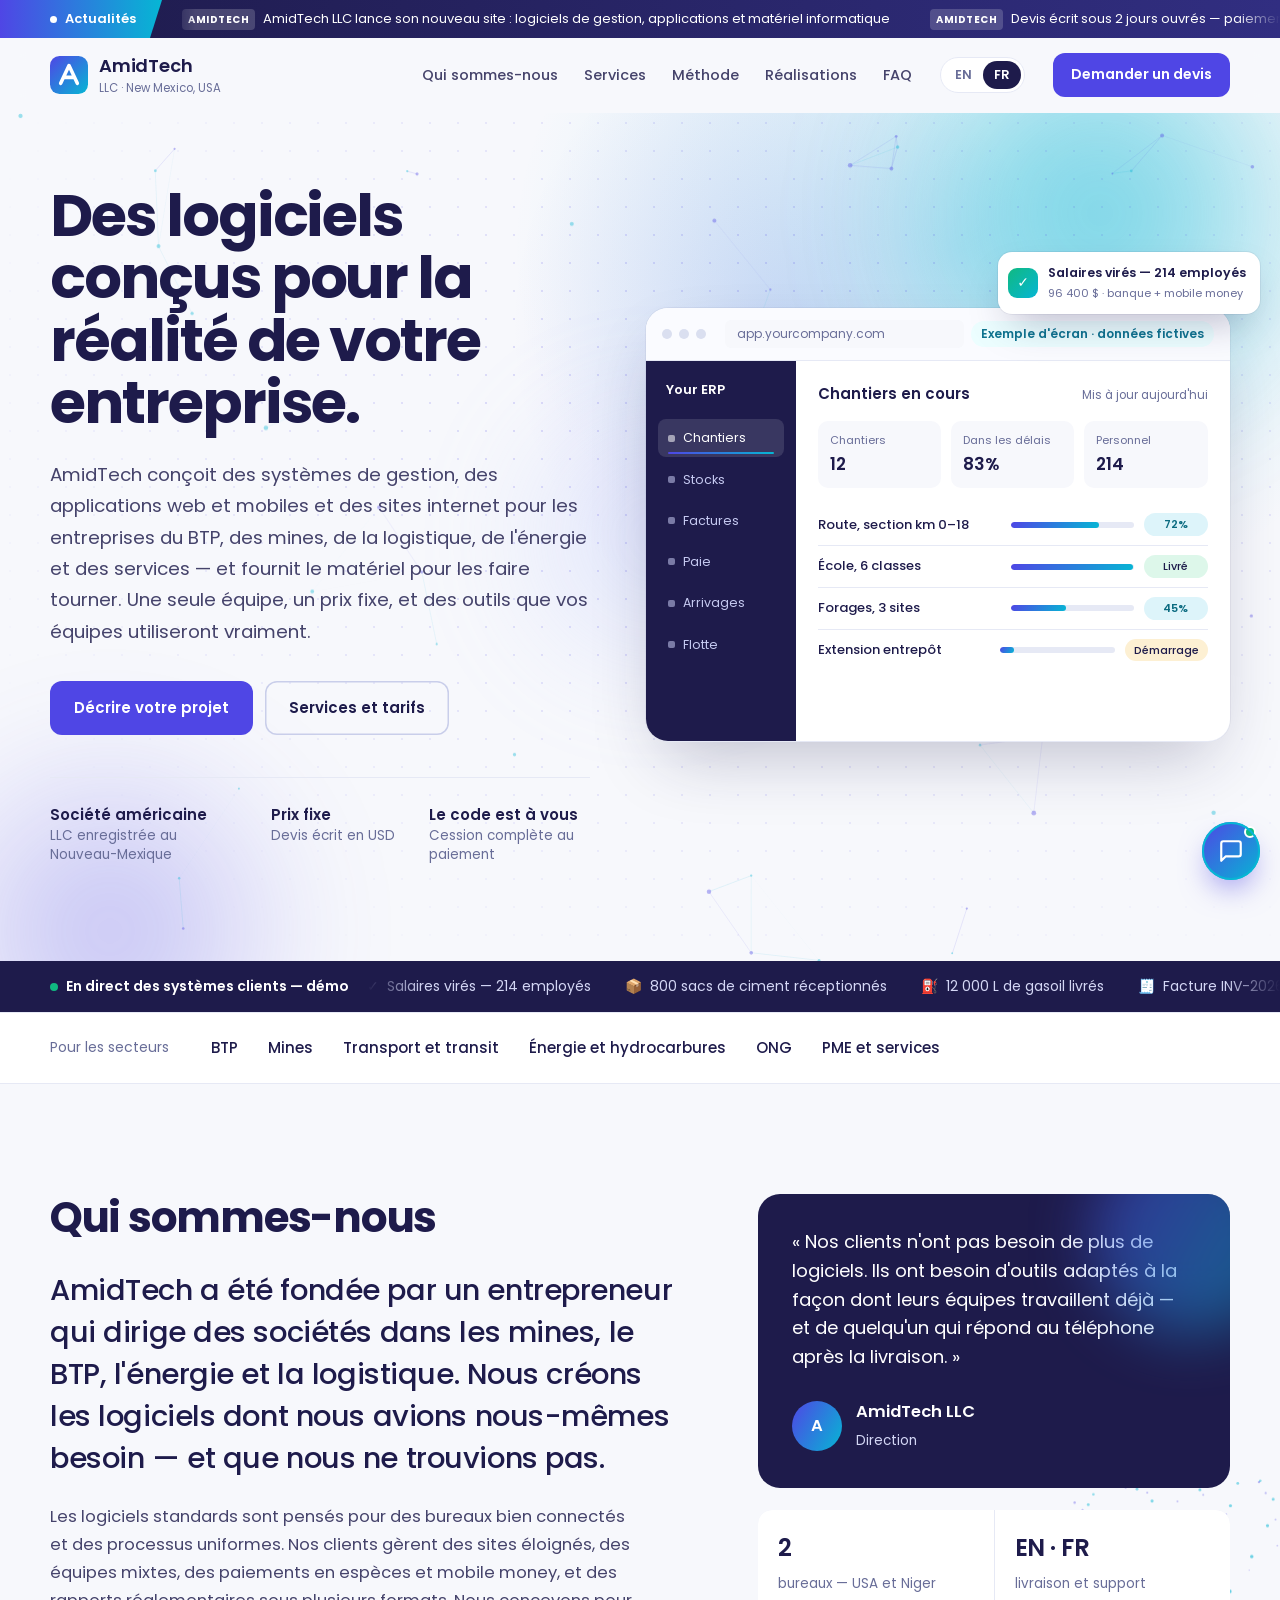
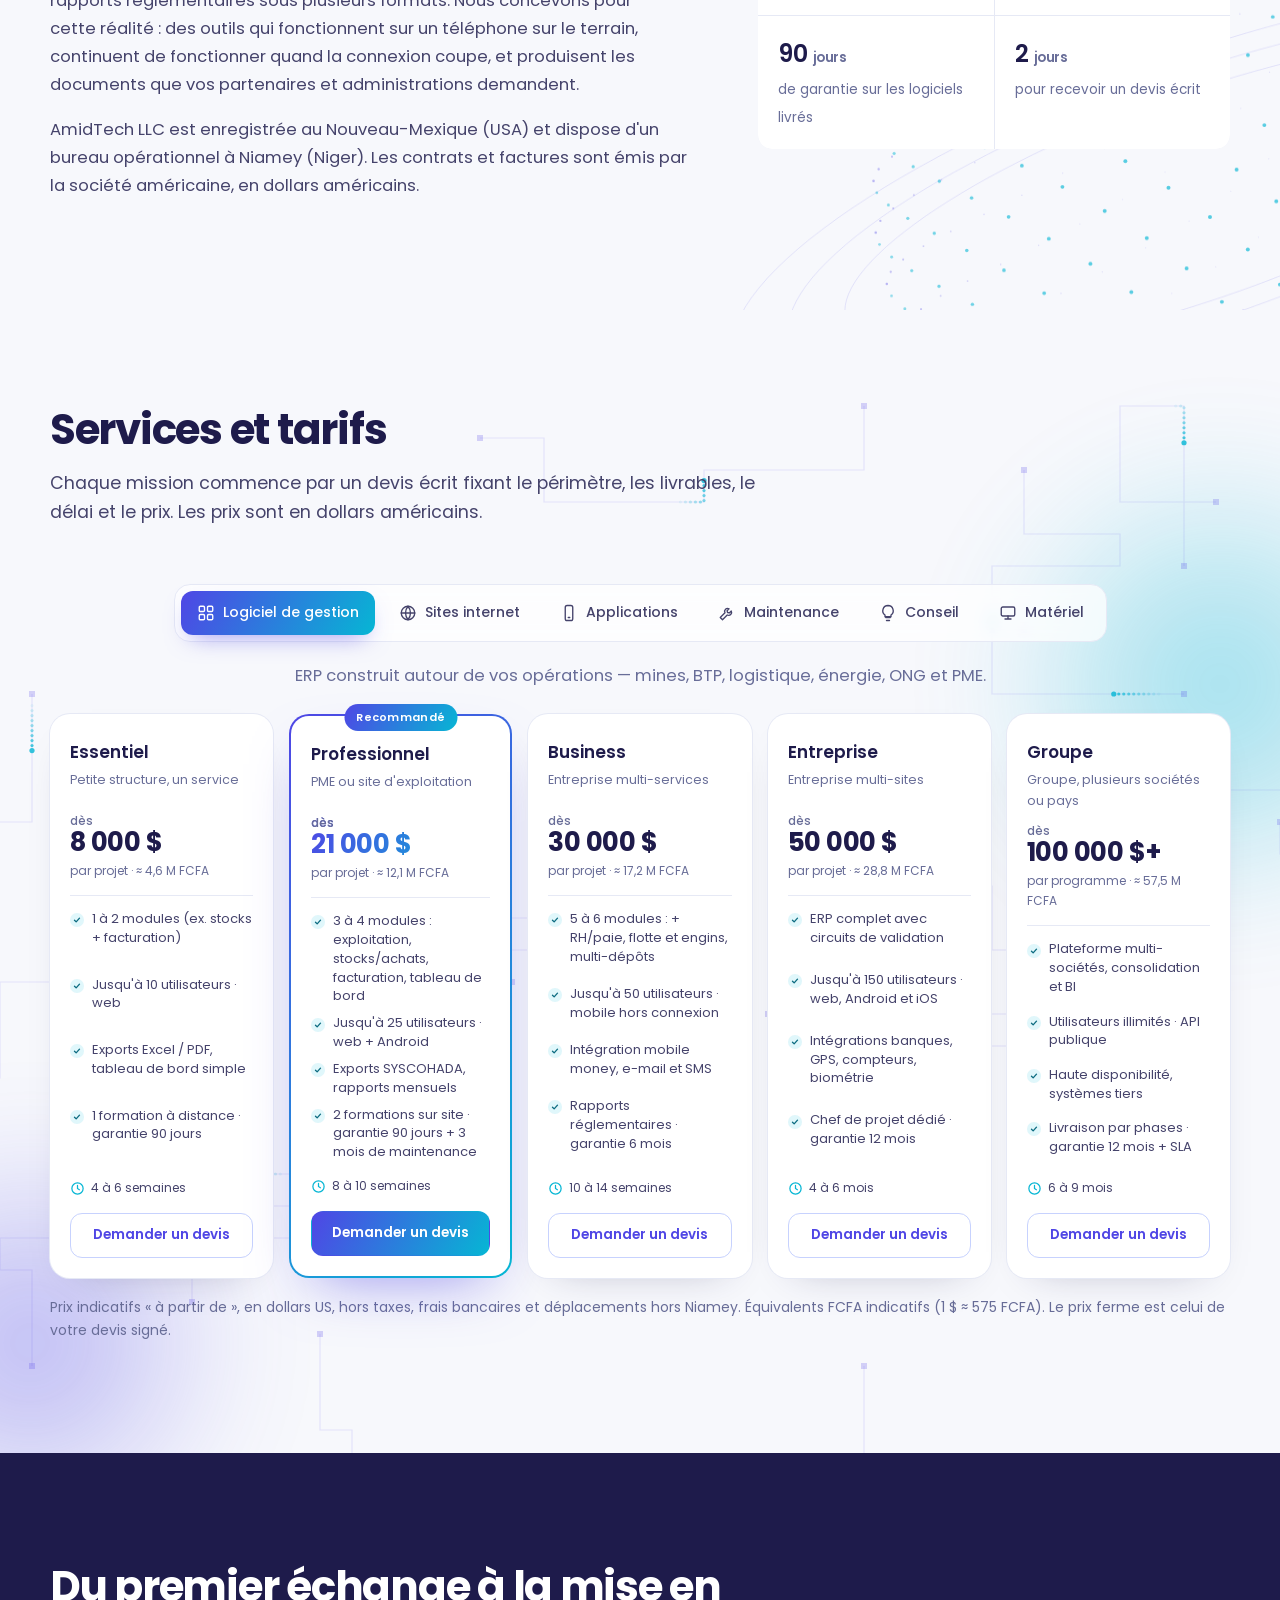
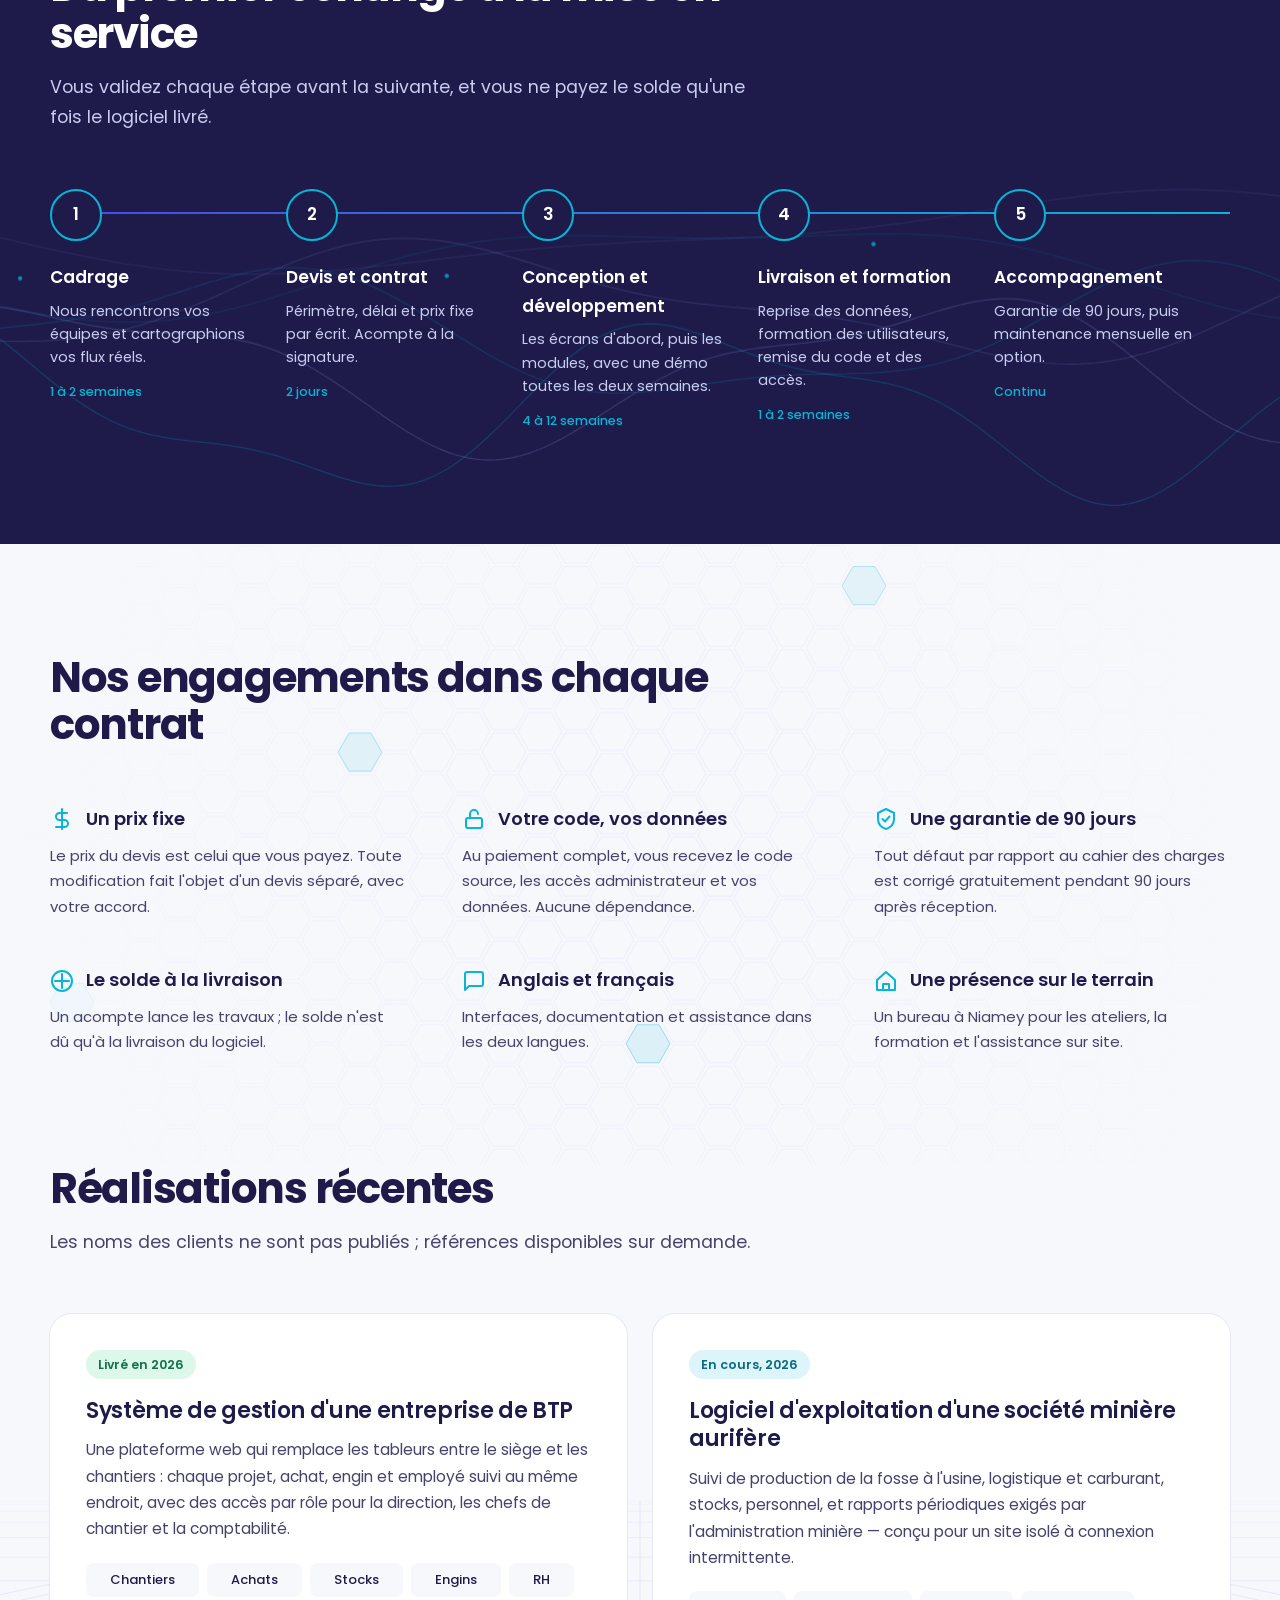
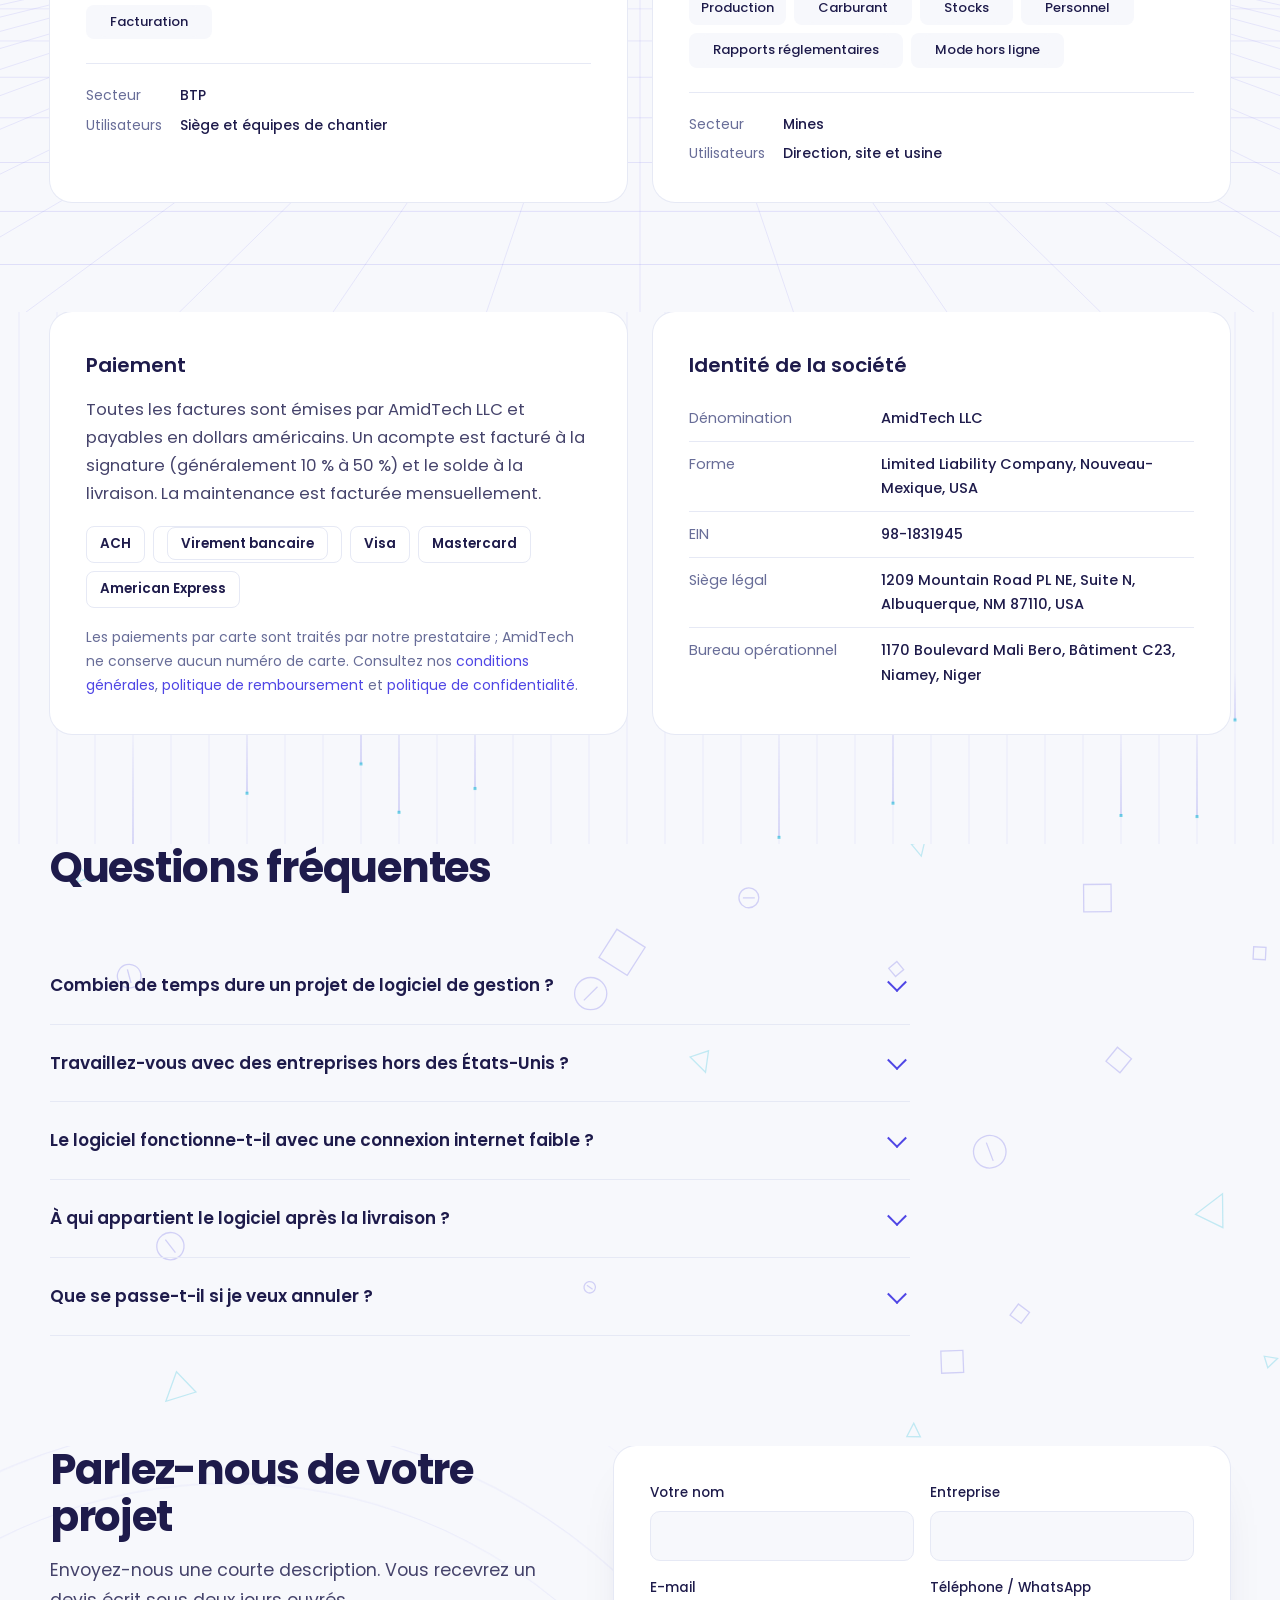
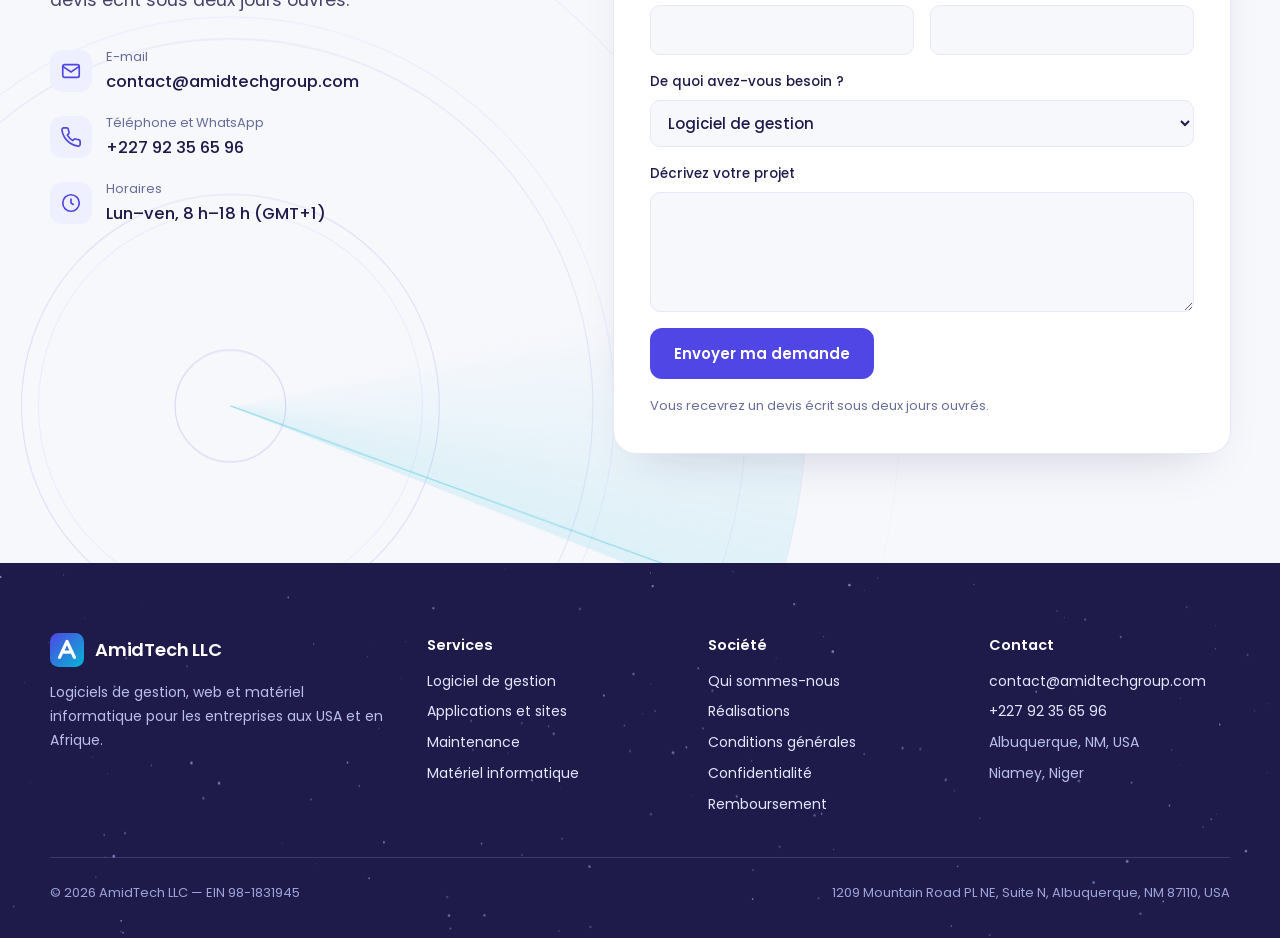
<file: index.html>
<!DOCTYPE html>
<!-- Generated by scripts/build_site.py from src/index.html — do not edit this file. -->
<html lang="fr" data-lang="fr">
<head>
<meta charset="UTF-8">
<meta name="viewport" content="width=device-width, initial-scale=1.0">
<title>AmidTech LLC — Logiciels de gestion, web et informatique</title>
<meta name="description" content="AmidTech LLC conçoit des logiciels de gestion sur mesure, des applications et des sites web, et fournit du matériel informatique aux entreprises. Devis à prix fixe.">
<meta name="robots" content="index, follow">
<meta name="theme-color" content="#4F46E5">
<meta property="og:type" content="website">
<meta property="og:url" content="https://www.amidtechgroup.com/">
<meta property="og:site_name" content="AmidTech LLC">
<meta property="og:title" content="AmidTech LLC — Des logiciels conçus pour la réalité de votre entreprise">
<meta property="og:description" content="Logiciels de gestion sur mesure, applications web et mobiles, sites internet, maintenance, conseil et matériel informatique. Devis à prix fixe en dollars.">
<meta property="og:locale" content="fr_FR">
<meta property="og:image" content="https://www.amidtechgroup.com/og-image.png">
<meta property="og:image:width" content="1200">
<meta property="og:image:height" content="630">
<meta name="twitter:card" content="summary_large_image">
<meta name="twitter:title" content="AmidTech LLC — Des logiciels conçus pour la réalité de votre entreprise">
<meta name="twitter:description" content="Logiciels de gestion sur mesure, applications web et mobiles, sites internet, maintenance, conseil et matériel informatique. Devis à prix fixe en dollars.">
<meta name="twitter:image" content="https://www.amidtechgroup.com/og-image.png">
<link rel="canonical" href="https://www.amidtechgroup.com/">
<link rel="alternate" hreflang="fr" href="https://www.amidtechgroup.com/">
<link rel="alternate" hreflang="en" href="https://www.amidtechgroup.com/en">
<link rel="alternate" hreflang="x-default" href="https://www.amidtechgroup.com/">
<link rel="manifest" href="/manifest.json">
<link rel="icon" href="data:image/svg+xml,%3Csvg xmlns='http://www.w3.org/2000/svg' viewBox='0 0 64 64'%3E%3Cdefs%3E%3ClinearGradient id='g' x1='0' y1='0' x2='1' y2='1'%3E%3Cstop offset='0' stop-color='%234F46E5'/%3E%3Cstop offset='1' stop-color='%2306B6D4'/%3E%3C/linearGradient%3E%3C/defs%3E%3Crect width='64' height='64' rx='16' fill='url(%23g)'/%3E%3Cpath d='M18 46 L32 16 L46 46 M24 36 H40' stroke='white' stroke-width='6' fill='none' stroke-linecap='round' stroke-linejoin='round'/%3E%3C/svg%3E">
<link rel="preconnect" href="https://fonts.googleapis.com">
<link rel="preconnect" href="https://fonts.gstatic.com" crossorigin>
<link href="https://fonts.googleapis.com/css2?family=Poppins:wght@300;400;500;600;700&display=swap" rel="stylesheet">
<script type="application/ld+json">
{"@context":"https://schema.org","@type":"Organization","name":"AmidTech LLC","url":"https://www.amidtechgroup.com","email":"contact@amidtechgroup.com","telephone":"+227 92 35 65 96","taxID":"98-1831945","address":[{"@type":"PostalAddress","streetAddress":"1209 Mountain Road PL NE, Suite N","addressLocality":"Albuquerque","addressRegion":"NM","postalCode":"87110","addressCountry":"US"},{"@type":"PostalAddress","streetAddress":"1170 Boulevard Mali Bero, Bâtiment C23","addressLocality":"Niamey","addressCountry":"NE"}]}
</script>
<script type="application/ld+json">
{"@context":"https://schema.org","@type":"FAQPage","inLanguage":"fr","mainEntity":[{"@type":"Question","name":"Combien de temps dure un projet de logiciel de gestion ?","acceptedAnswer":{"@type":"Answer","text":"La plupart des projets prennent 6 à 14 semaines entre la signature et la mise en service, selon le nombre de modules et les données à reprendre. Le délai est fixé dans votre devis."}},{"@type":"Question","name":"Travaillez-vous avec des entreprises hors des États-Unis ?","acceptedAnswer":{"@type":"Answer","text":"Oui. La plupart de nos clients opèrent en Afrique de l'Ouest. Les contrats sont signés avec AmidTech LLC et réglés par virement international ou carte, en dollars américains."}},{"@type":"Question","name":"Le logiciel fonctionne-t-il avec une connexion internet faible ?","acceptedAnswer":{"@type":"Answer","text":"Oui, si nécessaire. Les modules terrain enregistrent les données hors connexion et se synchronisent automatiquement au retour du réseau."}},{"@type":"Question","name":"À qui appartient le logiciel après la livraison ?","acceptedAnswer":{"@type":"Answer","text":"À vous. Une fois le projet entièrement payé, le code source et les données vous appartiennent, et nous vous remettons tous les accès."}},{"@type":"Question","name":"Que se passe-t-il si je veux annuler ?","acceptedAnswer":{"@type":"Answer","text":"Si vous annulez dans les 7 jours suivant l'acompte et avant le début des travaux, l'acompte est intégralement remboursé. Les autres cas sont décrits dans notre politique de remboursement et d'annulation."}}]}
</script>
<style>
:root{
  --ink:#1E1B4B;--txt:#45436B;--mut:#686D98;
  --ind:#4F46E5;--ind2:#4338CA;--cy:#06B6D4;--sun:#F5B83D;
  --paper:#F7F8FC;--white:#FFFFFF;--mist:#E6E9F5;--lav:#EEF0FF;
  --grad:linear-gradient(120deg,#4F46E5 0%,#06B6D4 100%);
  --r-lg:22px;--r-md:14px;--r-sm:8px;
}
*{box-sizing:border-box;margin:0;padding:0}
html{scroll-behavior:smooth;-webkit-text-size-adjust:100%}
body{font-family:Poppins,system-ui,sans-serif;color:var(--txt);background:var(--paper);font-size:16.5px;line-height:1.7;font-weight:400}
img,svg{display:block}
a{color:var(--ind);text-decoration:none}
:focus-visible{outline:3px solid var(--cy);outline-offset:3px;border-radius:6px}
.wrap{width:min(1180px,100% - 44px);margin-inline:auto}
body.fr .en,body:not(.fr) .fr{display:none!important}
.skip{position:absolute;left:-999px}.skip:focus{left:12px;top:12px;background:#fff;padding:8px 14px;z-index:99}

/* header */
header{position:sticky;top:0;z-index:40;background:rgba(247,248,252,.86);backdrop-filter:saturate(1.4) blur(12px);border-bottom:1px solid transparent;transition:border-color .2s}
header.sc{border-color:var(--mist)}
.nav{display:flex;align-items:center;gap:28px;height:74px}
.brand{display:flex;align-items:center;gap:11px;color:var(--ink);font-weight:600;font-size:18px;letter-spacing:-.01em}
.brand svg{width:38px;height:38px}
.brand small{display:block;font-size:11.5px;font-weight:400;color:var(--mut);letter-spacing:0;margin-top:-3px}
.menu{display:flex;gap:26px;margin-left:auto;font-size:14.5px;font-weight:500}
.menu a{color:var(--txt)}.menu a:hover{color:var(--ind)}
.lang{display:flex;background:var(--white);border:1px solid var(--mist);border-radius:999px;padding:3px}
.lang button{border:0;background:none;padding:5px 11px;border-radius:999px;font:600 12.5px Poppins,sans-serif;color:var(--mut);cursor:pointer}
.lang button[aria-pressed=true]{background:var(--ink);color:#fff}
.btn{display:inline-flex;align-items:center;justify-content:center;gap:8px;padding:14px 24px;border-radius:12px;font-weight:600;font-size:15px;border:0;cursor:pointer;font-family:inherit;transition:background .2s,transform .2s}
.btn-p{background:var(--ind);color:#fff}.btn-p:hover{background:var(--ind2)}
.btn-g{background:transparent;color:var(--ink);box-shadow:inset 0 0 0 1.5px #C9CEEA}.btn-g:hover{box-shadow:inset 0 0 0 1.5px var(--ind);color:var(--ind)}
.nav .btn{padding:10px 18px;font-size:14px}

/* hero */
.hero{position:relative;padding:72px 0 96px;overflow:hidden}
.hero::before{content:"";position:absolute;inset:-30% -10% auto 40%;height:780px;background:radial-gradient(closest-side,rgba(6,182,212,.18),transparent),radial-gradient(closest-side at 30% 60%,rgba(79,70,229,.16),transparent);z-index:-1}
.hgrid{display:grid;grid-template-columns:1fr 1.08fr;gap:56px;align-items:center}
h1{font-size:clamp(36px,4.6vw,60px);line-height:1.06;letter-spacing:-.035em;color:var(--ink);font-weight:700}
.hero p.lead{font-size:18.5px;margin:24px 0 34px;max-width:33em;color:var(--txt)}
.hero .acts{display:flex;gap:12px;flex-wrap:wrap}
.proof{display:grid;grid-template-columns:repeat(3,auto);justify-content:start;gap:34px;margin-top:42px;padding-top:26px;border-top:1px solid var(--mist);flex-wrap:wrap}
.proof div{font-size:13.5px;color:var(--mut);line-height:1.45}
.proof strong{display:block;color:var(--ink);font-size:15px;font-weight:600}

/* app mockup */
.app{background:var(--white);border-radius:var(--r-lg);box-shadow:0 1px 0 var(--mist),0 30px 70px -20px rgba(30,27,75,.28),0 0 0 1px rgba(30,27,75,.05);overflow:hidden;font-size:13px}
.app-bar{display:flex;align-items:center;gap:7px;padding:12px 16px;border-bottom:1px solid var(--mist);background:#FAFBFF}
.app-bar i{width:10px;height:10px;border-radius:50%;background:#DADFF0}
.app-bar em.demo span{margin:0;background:none;padding:0;flex:none;color:inherit;border-radius:0}
@media (max-width:620px){.app-bar>span{display:none}.app-bar em.demo{margin-left:auto}}
.app-bar em.demo{font-style:normal;font-size:11px;font-weight:600;color:#0E7490;background:#ECFEFF;border-radius:999px;padding:3px 10px;white-space:nowrap}
.app-bar span{margin-left:12px;flex:1;background:var(--paper);border-radius:6px;padding:4px 12px;color:var(--mut);font-size:12px}
.app-body{display:grid;grid-template-columns:150px 1fr;min-height:380px}
.side{background:var(--ink);color:#C7CBF2;padding:18px 12px;display:flex;flex-direction:column;gap:4px}
.side b{color:#fff;font-weight:600;font-size:13px;padding:0 8px 14px}
.side button{all:unset;cursor:pointer;padding:8px 10px;border-radius:8px;font-size:12.5px;display:flex;gap:8px;align-items:center}
.side button:focus-visible{outline:2px solid var(--cy)}
.side button[aria-selected=true]{background:rgba(255,255,255,.12);color:#fff}
.side button::before{content:"";width:7px;height:7px;border-radius:2px;background:currentColor;opacity:.55}
.main{padding:20px 22px}
.main h4{color:var(--ink);font-size:15px;font-weight:600;display:flex;justify-content:space-between;align-items:baseline}
.main h4 small{font-size:11.5px;color:var(--mut);font-weight:400}
.kpis{display:grid;grid-template-columns:repeat(3,1fr);gap:10px;margin:14px 0 16px}
.kpis div{background:var(--paper);border-radius:10px;padding:10px 12px}
.kpis em{font-style:normal;font-size:11px;color:var(--mut);display:block}
.kpis strong{color:var(--ink);font-size:17px;font-weight:600}
.rows div{display:grid;grid-template-columns:1.5fr 1fr minmax(64px,auto);gap:10px;align-items:center;padding:9px 0;border-bottom:1px solid var(--mist)}
.rows div:last-child{border:0}
.rows span:first-child{color:var(--ink);font-weight:500}
.bar{height:6px;background:var(--mist);border-radius:4px;overflow:hidden}
.bar i{display:block;height:100%;background:var(--grad);border-radius:4px;width:var(--w);transform-origin:left;animation:grow 1.1s cubic-bezier(.2,.7,.2,1) both}
@keyframes grow{from{transform:scaleX(0)}}
.chip{font-size:11px;font-weight:600;border-radius:999px;padding:2px 9px;text-align:center}
.c-ok{background:#DDF7EA;color:#11734B}.c-run{background:#DDF4FA;color:#0B6B80}.c-wait{background:#FDF0D3;color:#8A5A07}
.pane[hidden]{display:none}

/* sectors */
.sectors{border-block:1px solid var(--mist);background:var(--white)}
.sectors .wrap{display:flex;align-items:center;gap:36px;padding:22px 0;flex-wrap:wrap}
.sectors p{font-size:14px;color:var(--mut);margin-right:6px}
.sectors ul{display:flex;gap:30px;list-style:none;flex-wrap:wrap;color:var(--ink);font-weight:500;font-size:15px}

/* generic section */
.sec{padding:110px 0}
.sec-h{max-width:720px;margin-bottom:56px}
h2{font-size:clamp(28px,3.4vw,42px);line-height:1.12;letter-spacing:-.03em;color:var(--ink);font-weight:700}
.sec-h p{margin-top:16px;font-size:17.5px;color:var(--txt)}

/* about */
.about{display:grid;grid-template-columns:1.15fr .85fr;gap:70px;align-items:start}
.about .big{font-size:clamp(22px,2.3vw,29px);line-height:1.45;color:var(--ink);font-weight:500;letter-spacing:-.015em}
.about .big + p{margin-top:24px;max-width:36em}
.about p + p{margin-top:16px}
.founder{background:var(--ink);color:#D4D7F5;border-radius:var(--r-lg);padding:34px;position:relative;overflow:hidden}
.founder::after{content:"";position:absolute;right:-60px;top:-60px;width:200px;height:200px;border-radius:50%;background:var(--grad);opacity:.5;filter:blur(30px)}
.founder blockquote{font-size:18px;line-height:1.6;color:#fff;font-weight:400;position:relative}
.founder .who{display:flex;gap:14px;align-items:center;margin-top:26px;position:relative}
.founder .av{width:50px;height:50px;border-radius:50%;background:var(--grad);display:grid;place-items:center;color:#fff;font-weight:600}
.founder .who strong{color:#fff;display:block;font-weight:600}
.founder .who span{font-size:13.5px}
.facts{display:grid;grid-template-columns:1fr 1fr;gap:1px;background:var(--mist);border-radius:var(--r-md);overflow:hidden;margin-top:22px}
.facts div{background:var(--white);padding:18px 20px}
.facts strong{display:block;font-size:24px;color:var(--ink);font-weight:600;letter-spacing:-.02em}
.facts span{font-size:13.5px;color:var(--mut)}

/* services list */
.svc{background:var(--white);border-radius:var(--r-lg);box-shadow:0 0 0 1px var(--mist)}
.svc-row{display:grid;grid-template-columns:64px 1.1fr 1.4fr 170px;gap:28px;padding:30px 34px;border-bottom:1px solid var(--mist);align-items:start}
.svc-row:last-child{border:0}
.svc-ic{width:52px;height:52px;border-radius:14px;background:var(--lav);display:grid;place-items:center}
.svc-ic svg{width:26px;height:26px;stroke:var(--ind);fill:none;stroke-width:1.8;stroke-linecap:round;stroke-linejoin:round}
.svc-row h3{color:var(--ink);font-size:19px;font-weight:600;letter-spacing:-.01em;line-height:1.35}
.svc-row h3 + p{font-size:14.5px;margin-top:6px;color:var(--mut)}
.svc-row ul{list-style:none;font-size:14.5px;display:grid;gap:6px}
.svc-row li{padding-left:20px;position:relative}
.svc-row li::before{content:"";position:absolute;left:0;top:.62em;width:9px;height:9px;border-radius:3px;background:var(--grad)}
.svc-row .pr{text-align:right}
.svc-row .pr strong{display:block;color:var(--ink);font-size:21px;font-weight:600;letter-spacing:-.02em}
.svc-row .pr span{font-size:13px;color:var(--mut)}
.svc-note{font-size:14px;color:var(--mut);margin-top:18px}

/* process */
.dark{background:var(--ink);color:#C9CDF0}
.dark h2{color:#fff}.dark .sec-h p{color:#C9CDF0}
.steps{display:grid;grid-template-columns:repeat(5,1fr);gap:0;list-style:none;counter-reset:st;position:relative}
.steps::before{content:"";position:absolute;left:0;right:0;top:23px;height:2px;background:linear-gradient(90deg,#4F46E5,#06B6D4)}
.steps li{position:relative;padding-right:24px;counter-increment:st}
.steps li::before{content:counter(st);display:grid;place-items:center;width:48px;height:48px;border-radius:50%;background:var(--ink);border:2px solid var(--cy);color:#fff;font-weight:600;font-size:17px;position:relative;margin-bottom:22px}
.steps h3{color:#fff;font-size:17px;font-weight:600;margin-bottom:8px}
.steps p{font-size:14.5px;line-height:1.6}
.steps em{display:inline-block;margin-top:12px;font-style:normal;font-size:12.5px;color:var(--cy);font-weight:500}

/* commitments */
.commit{display:grid;grid-template-columns:repeat(3,1fr);gap:46px 56px}
.commit h3{color:var(--ink);font-size:18px;font-weight:600;margin-bottom:8px;display:flex;gap:12px;align-items:center}
.commit h3 svg{width:24px;height:24px;stroke:var(--cy);fill:none;stroke-width:2;stroke-linecap:round;stroke-linejoin:round;flex:none}
.commit p{font-size:15px}

/* cases */
.cases{display:grid;grid-template-columns:1fr 1fr;gap:26px}
.case{background:var(--white);border-radius:var(--r-lg);padding:36px;box-shadow:0 0 0 1px var(--mist)}
.case .st{display:inline-block;font-size:12.5px;font-weight:600;padding:4px 12px;border-radius:999px;margin-bottom:18px}
.case h3{color:var(--ink);font-size:22px;font-weight:600;letter-spacing:-.015em;line-height:1.3}
.case > p{margin:12px 0 20px;font-size:15.5px}
.mods{display:flex;flex-wrap:wrap;gap:8px}
.mods span{background:var(--paper);border-radius:8px;padding:6px 12px;font-size:13px;color:var(--ink);font-weight:500}
.case dl{display:grid;grid-template-columns:auto 1fr;gap:6px 18px;margin-top:24px;padding-top:20px;border-top:1px solid var(--mist);font-size:14px}
.case dt{color:var(--mut)}.case dd{color:var(--ink);font-weight:500}

/* pay + company */
.split{display:grid;grid-template-columns:1fr 1fr;gap:26px}
.panel{background:var(--white);border-radius:var(--r-lg);padding:36px;box-shadow:0 0 0 1px var(--mist)}
.panel h3{color:var(--ink);font-size:20px;font-weight:600;margin-bottom:14px}
.pay{display:flex;gap:8px;flex-wrap:wrap;margin:18px 0}
.pay span{border:1px solid var(--mist);border-radius:8px;padding:6px 13px;font-size:13.5px;font-weight:600;color:var(--ink)}
.panel .small{font-size:14px;color:var(--mut)}
.kv{width:100%;border-collapse:collapse;font-size:14.5px}
.kv th{text-align:left;font-weight:400;color:var(--mut);padding:10px 16px 10px 0;width:38%;vertical-align:top;border-bottom:1px solid var(--mist)}
.kv td{color:var(--ink);font-weight:500;padding:10px 0;border-bottom:1px solid var(--mist)}
.kv tr:last-child th,.kv tr:last-child td{border:0}

/* faq */
.faq{max-width:860px}
.faq details{border-bottom:1px solid var(--mist);padding:6px 0}
.faq summary{list-style:none;cursor:pointer;padding:18px 40px 18px 0;color:var(--ink);font-weight:600;font-size:17px;position:relative}
.faq summary::-webkit-details-marker{display:none}
.faq summary::after{content:"";position:absolute;right:6px;top:50%;width:12px;height:12px;border-right:2px solid var(--ind);border-bottom:2px solid var(--ind);transform:translateY(-70%) rotate(45deg);transition:transform .25s}
.faq details[open] summary::after{transform:translateY(-30%) rotate(-135deg)}
.faq details p{padding:0 0 20px;font-size:15.5px;max-width:44em}

/* contact */
.contact{display:grid;grid-template-columns:.9fr 1.1fr;gap:60px;align-items:start}
.contact .direct{margin-top:30px;display:grid;gap:16px}
.contact .direct a,.contact .direct div{display:flex;gap:14px;align-items:center;color:var(--ink);font-weight:500}
.contact .direct svg{width:42px;height:42px;padding:10px;border-radius:12px;background:var(--lav);stroke:var(--ind);fill:none;stroke-width:1.8;flex:none}
.contact .direct small{display:block;color:var(--mut);font-weight:400;font-size:13px}
form{background:var(--white);border-radius:var(--r-lg);padding:36px;box-shadow:0 0 0 1px var(--mist),0 24px 50px -30px rgba(30,27,75,.25);display:grid;gap:16px;grid-template-columns:1fr 1fr}
form .full{grid-column:1/-1}
label{font-size:13.5px;font-weight:500;color:var(--ink);display:grid;gap:6px}
input,select,textarea{font:inherit;font-size:15px;color:var(--ink);background:var(--paper);border:1.5px solid var(--mist);border-radius:10px;padding:11px 13px;width:100%}
input:focus,select:focus,textarea:focus{outline:none;border-color:var(--ind);background:#fff}
textarea{min-height:120px;resize:vertical}
.form-note{font-size:13px;color:var(--mut)}
#sent,#sentok{display:none;color:#11734B;font-weight:500;font-size:14px}

footer{background:var(--ink);color:#B9BEEA;padding:70px 0 34px;font-size:14px}
footer a{color:#E3E6FF}
.fgrid{display:grid;grid-template-columns:1.4fr 1fr 1fr 1fr;gap:40px;padding-bottom:40px;border-bottom:1px solid rgba(201,205,240,.16)}
footer h4{color:#fff;font-size:14.5px;font-weight:600;margin-bottom:12px}
footer ul{list-style:none;display:grid;gap:7px}
footer .brand{color:#fff;margin-bottom:14px}
.legal{display:flex;justify-content:space-between;gap:20px;flex-wrap:wrap;padding-top:24px;font-size:13px;color:#9EA4D8}

@media (max-width:1000px){
  .hgrid,.about,.contact{grid-template-columns:1fr;gap:48px}
  .svc-row{grid-template-columns:52px 1fr;gap:16px 20px}
  .svc-row ul,.svc-row .pr{grid-column:2}
  .svc-row .pr{text-align:left}
  .steps{grid-template-columns:1fr;gap:30px}
  .steps::before{left:23px;right:auto;top:0;bottom:0;width:2px;height:auto}
  .steps li{padding:0 0 0 72px}.steps li::before{position:absolute;left:0;top:0}
  .commit,.cases,.split{grid-template-columns:1fr}
  .fgrid{grid-template-columns:1fr 1fr}
  .menu{display:none}
}
@media (max-width:620px){
  body{font-size:16px}
  .proof{grid-template-columns:1fr;gap:16px}
  .sec{padding:76px 0}
  .hero{padding:44px 0 70px}
  .nav .btn{display:none}
  .app-body{grid-template-columns:1fr}
  .side{flex-direction:row;overflow-x:auto;padding:10px}
  .side b{display:none}
  .kpis strong{font-size:15px}
  .rows div{grid-template-columns:1.2fr .8fr minmax(58px,auto);gap:8px}.chip{padding:2px 7px}
  .svc-row{padding:26px 22px;grid-template-columns:1fr}
  .svc-row ul,.svc-row .pr{grid-column:1}
  form{grid-template-columns:1fr;padding:24px}
  .fgrid{grid-template-columns:1fr}
  .panel,.case{padding:26px}
}
.mtog{display:none;margin-left:auto;border:1px solid #DDE1F3;background:#fff;border-radius:10px;width:42px;height:42px;font-size:20px;line-height:1;color:var(--ind);cursor:pointer}
section[id],main [id]{scroll-margin-top:84px}
@media (max-width:1000px){.mtog{display:block}.lang{margin-left:0}
  .menu.open{display:flex;flex-direction:column;gap:0;position:absolute;top:74px;left:0;right:0;background:#fff;border-bottom:1px solid #DDE1F3;box-shadow:0 18px 30px -18px rgba(30,27,75,.35);padding:8px 24px 16px;margin:0}
  .menu.open a{padding:14px 0;border-bottom:1px solid #EEF0F8;font-size:16px}.menu.open a:last-child{border:0}}

/* ---- animated hero interface ---- */
.stage{position:relative;perspective:1400px}
.stage .app{transform-style:preserve-3d;transition:transform .5s cubic-bezier(.2,.7,.2,1);animation:floaty 7s ease-in-out infinite;will-change:transform}
@keyframes floaty{0%,100%{translate:0 0}50%{translate:0 -8px}}
.pane{animation:paneIn .55s cubic-bezier(.2,.7,.2,1) both}
@keyframes paneIn{from{opacity:0;transform:translateY(10px)}to{opacity:1;transform:none}}
.rows div{animation:rowIn .5s cubic-bezier(.2,.7,.2,1) both}
.rows div:nth-child(2){animation-delay:.07s}.rows div:nth-child(3){animation-delay:.14s}.rows div:nth-child(4){animation-delay:.21s}
@keyframes rowIn{from{opacity:0;transform:translateX(-8px)}to{opacity:1;transform:none}}
.side button{position:relative;overflow:hidden}
.side button .tmr{position:absolute;left:10px;right:10px;bottom:3px;height:2px;border-radius:2px;background:rgba(255,255,255,.12);overflow:hidden;opacity:0}
.side button[aria-selected=true] .tmr{opacity:1}
.side button .tmr i{display:block;height:100%;width:0;background:linear-gradient(90deg,#4F46E5,#06B6D4)}
.stage.run .side button[aria-selected=true] .tmr i{animation:tmr var(--dur,4.8s) linear forwards}
@keyframes tmr{to{width:100%}}
.toasts{position:absolute;inset:0;pointer-events:none}
.toast{position:absolute;display:flex;gap:10px;align-items:center;background:#fff;border-radius:14px;padding:10px 14px 10px 10px;box-shadow:0 18px 40px -14px rgba(30,27,75,.35),0 0 0 1px rgba(30,27,75,.06);font-size:12px;min-width:230px;opacity:0;transform:translateY(12px) scale(.96);transition:opacity .45s,transform .45s cubic-bezier(.2,.7,.2,1)}
.toast.on{opacity:1;transform:none}
.toast strong{display:block;color:var(--ink);font-size:12.5px;font-weight:600}
.toast small{color:var(--mut);font-size:11px}
.toast .ti{width:30px;height:30px;border-radius:9px;display:grid;place-items:center;font-size:14px;font-style:normal;color:#fff;flex:none}
.ti.ok{background:linear-gradient(135deg,#10B981,#06B6D4)}.ti.warn{background:linear-gradient(135deg,#F59E0B,#F97316)}.ti.info{background:linear-gradient(135deg,#4F46E5,#06B6D4)}
.t1{right:-30px;top:-56px}.t2{left:-34px;bottom:58px}.t3{right:-18px;bottom:-24px}
.kpis strong{font-variant-numeric:tabular-nums}
@media (max-width:1000px){.t1{right:8px;top:-58px}.t2{left:8px;bottom:40px}.t3{right:8px;bottom:-28px}}
@media (max-width:620px){.toast{min-width:0;max-width:78%}.t2{display:none}}

/* ---- more animation ---- */
.live{display:inline-flex;align-items:center;gap:6px;color:#0B6B80!important;font-weight:600!important}
.live i{width:7px;height:7px;border-radius:50%;background:#10B981;box-shadow:0 0 0 0 rgba(16,185,129,.6);animation:pulse 1.6s infinite}
@keyframes pulse{70%{box-shadow:0 0 0 8px rgba(16,185,129,0)}100%{box-shadow:0 0 0 0 rgba(16,185,129,0)}}
.spark{width:100%;height:56px;margin:-4px 0 6px;display:block}
.sp-line{stroke-dasharray:420;stroke-dashoffset:420;animation:draw 2.2s cubic-bezier(.2,.7,.2,1) forwards}
.sp-fill{opacity:0;animation:fadeIn 1s .9s forwards}.sp-dot{opacity:0;animation:fadeIn .4s 2s forwards,blink 1.4s 2.4s infinite}
@keyframes draw{to{stroke-dashoffset:0}}@keyframes fadeIn{to{opacity:1}}@keyframes blink{50%{opacity:.35}}
.payrun{background:var(--paper);border-radius:12px;padding:12px 14px;margin-bottom:10px}
.pr-top{display:flex;gap:6px;align-items:baseline;font-size:12px;color:var(--mut)}.pr-top span:first-child{flex:1}
.pr-n{font-size:20px;color:var(--ink);font-variant-numeric:tabular-nums}
.bar.big{height:8px;margin:8px 0}
.pr-flow{display:flex;align-items:center;gap:6px;font-size:16px}
.pr-flow i{flex:1;height:2px;background:linear-gradient(90deg,#4F46E5 50%,transparent 50%);background-size:12px 2px;animation:dash .6s linear infinite}
@keyframes dash{to{background-position:12px 0}}
.dock{position:relative;height:64px;background:var(--paper);border-radius:12px;margin-bottom:10px;overflow:hidden}
.road{position:absolute;left:12px;right:46px;bottom:14px;height:2px;background:repeating-linear-gradient(90deg,#C7CBF2 0 8px,transparent 8px 14px)}
.truck{position:absolute;bottom:12px;left:-34px;font-size:24px;transform:scaleX(-1);animation:drive 6s ease-in-out infinite}
@keyframes drive{0%{left:-34px;opacity:1}45%,62%{left:calc(100% - 78px);opacity:1}72%,100%{left:calc(100% - 78px);opacity:0}}
.depot{position:absolute;right:10px;bottom:10px;font-size:26px}
.crate{position:absolute;bottom:40px;right:18px;font-size:13px;opacity:0;animation:drop 6s infinite}
.crate.c2{animation-delay:.35s;right:30px}.crate.c3{animation-delay:.7s;right:6px}
@keyframes drop{0%,48%{opacity:0;transform:translateY(-14px)}56%{opacity:1;transform:none}85%{opacity:1}100%{opacity:0}}
.map{height:110px;background:var(--paper);border-radius:12px;margin-bottom:10px;overflow:hidden}.map svg{width:100%;height:100%}
.ticker{display:flex;align-items:center;gap:18px;background:var(--ink);color:#D4D7F5;overflow:hidden;font-size:14px}
.tk-lbl{flex:none;display:flex;align-items:center;gap:8px;padding:14px 0 14px max(24px,calc((100vw - 1180px)/2));font-weight:600;color:#fff;white-space:nowrap}
.tk-lbl i{width:8px;height:8px;border-radius:50%;background:#10B981;animation:pulse 1.6s infinite}
.tk-view{overflow:hidden;flex:1;-webkit-mask-image:linear-gradient(90deg,transparent,#000 6%,#000 94%,transparent);mask-image:linear-gradient(90deg,transparent,#000 6%,#000 94%,transparent)}
.tk-track{display:flex;gap:34px;list-style:none;width:max-content;animation:tick 55s linear infinite;padding:14px 0}
.tk-track li{white-space:nowrap;display:flex;gap:8px;align-items:center}.tk-track b{font-weight:400}
.ticker:hover .tk-track{animation-play-state:paused}
@keyframes tick{to{transform:translateX(-50%)}}
@media (max-width:620px){.tk-lbl{display:none}.side button{white-space:nowrap}}

/* ---- animated page backgrounds ---- */
.hero,.bgfx{position:relative;overflow:hidden;isolation:isolate}
.hero>.wrap,.bgfx>.wrap{position:relative;z-index:1}
.bg-anim{position:absolute;inset:0;z-index:0;pointer-events:none;overflow:hidden}
.blob{position:absolute;border-radius:50%;filter:blur(60px);opacity:.55;will-change:transform}
.b1{width:520px;height:520px;background:radial-gradient(circle,#06B6D4,transparent 65%);top:-160px;right:-80px;animation:drift1 18s ease-in-out infinite alternate}
.b2{width:460px;height:460px;background:radial-gradient(circle,#4F46E5,transparent 65%);bottom:-200px;left:-120px;opacity:.35;animation:drift2 22s ease-in-out infinite alternate}
.b3{width:340px;height:340px;background:radial-gradient(circle,#A5B4FC,transparent 65%);top:30%;left:38%;opacity:.4;animation:drift3 26s ease-in-out infinite alternate}
@keyframes drift1{to{transform:translate(-160px,120px) scale(1.15)}}
@keyframes drift2{to{transform:translate(220px,-120px) scale(1.2)}}
@keyframes drift3{0%{transform:translate(0,0)}50%{transform:translate(120px,-80px) scale(.9)}100%{transform:translate(-100px,60px) scale(1.1)}}
.gridfx{position:absolute;inset:-60px;background-image:radial-gradient(rgba(79,70,229,.16) 1px,transparent 1.4px);background-size:28px 28px;
  -webkit-mask-image:radial-gradient(ellipse at 60% 40%,#000 25%,transparent 75%);mask-image:radial-gradient(ellipse at 60% 40%,#000 25%,transparent 75%);animation:gridpan 30s linear infinite}
@keyframes gridpan{to{transform:translate(28px,28px)}}
.net{position:absolute;inset:0;width:100%;height:100%;opacity:.7}
.bgfx{padding-top:96px}
.bgfx .blob{opacity:.42}.bgfx .b1{top:10%;right:-200px}.bgfx .b2{bottom:-120px;left:-200px}
.bgfx .gridfx{-webkit-mask-image:linear-gradient(180deg,transparent,#000 20%,#000 80%,transparent);mask-image:linear-gradient(180deg,transparent,#000 20%,#000 80%,transparent);opacity:.7}
.bgfx .net{opacity:.65}

/* ---- per-section technology backgrounds ---- */
.fxs{position:relative;overflow:hidden;isolation:isolate}
.fxs>.wrap{position:relative;z-index:1}
.fxl{position:absolute;inset:0;z-index:0;pointer-events:none}
.fxl canvas,canvas.fxc{position:absolute;inset:0;width:100%;height:100%}
.bgfx .fxc{opacity:.9}

/* ---- news bar ---- */
.newsbar{display:flex;align-items:center;background:linear-gradient(90deg,#1E1B4B,#312E81);color:#E0E3FF;font-size:13px;height:38px;overflow:hidden;position:relative;z-index:41}
.nb-lbl{flex:none;display:flex;align-items:center;gap:8px;padding:0 16px 0 max(16px,calc((100vw - 1180px)/2));font-weight:600;color:#fff;height:100%;background:linear-gradient(90deg,#4F46E5,#06B6D4);clip-path:polygon(0 0,100% 0,calc(100% - 12px) 100%,0 100%);padding-right:26px}
.nb-lbl i{width:7px;height:7px;border-radius:50%;background:#fff;animation:pulse 1.6s infinite}
.nb-view{flex:1;overflow:hidden;-webkit-mask-image:linear-gradient(90deg,transparent,#000 3%,#000 96%,transparent);mask-image:linear-gradient(90deg,transparent,#000 3%,#000 96%,transparent)}
.nb-track{display:flex;gap:40px;list-style:none;width:max-content;animation:tick var(--nbdur,80s) linear infinite;padding-left:20px}
.newsbar:hover .nb-track{animation-play-state:paused}
.nb-track li{white-space:nowrap;display:flex;align-items:center;gap:8px}
.nb-track a{color:#fff;text-decoration:none}.nb-track a:hover{text-decoration:underline}
.nb-track em{font-style:normal;font-size:11px;color:#A5B4FC}
.nb-track .tag{font-size:10px;font-weight:700;letter-spacing:.5px;text-transform:uppercase;background:rgba(6,182,212,.22);color:#67E8F9;border-radius:4px;padding:2px 6px}
.nb-track .tag.own{background:rgba(255,255,255,.18);color:#fff}
@media (max-width:620px){.nb-lbl span{display:none}.nb-lbl{padding-right:20px}}
/* ---- chat widget ---- */
.cw{position:fixed;right:20px;bottom:20px;z-index:60;font-size:14px}
.cw-btn{width:58px;height:58px;border-radius:50%;border:0;cursor:pointer;background:linear-gradient(135deg,#4F46E5,#06B6D4);box-shadow:0 14px 30px -8px rgba(79,70,229,.6);display:grid;place-items:center;position:relative;transition:transform .2s}
.cw-btn:hover{transform:scale(1.06)}.cw-btn svg{width:26px;height:26px;stroke:#fff;fill:none;stroke-width:2;stroke-linejoin:round}
.cw-btn::after{content:"";position:absolute;inset:0;border-radius:50%;border:2px solid #06B6D4;animation:ring 2.4s infinite}
@keyframes ring{0%{transform:scale(1);opacity:.7}100%{transform:scale(1.6);opacity:0}}
.cw-dot{position:absolute;top:4px;right:4px;width:12px;height:12px;border-radius:50%;background:#10B981;border:2px solid #fff}
.cw-panel{position:absolute;right:0;bottom:74px;width:370px;max-width:calc(100vw - 32px);height:540px;max-height:calc(100vh - 120px);background:#fff;border-radius:20px;box-shadow:0 30px 70px -20px rgba(30,27,75,.45),0 0 0 1px rgba(30,27,75,.06);display:flex;flex-direction:column;overflow:hidden;animation:cwIn .3s cubic-bezier(.2,.7,.2,1)}
.cw-panel[hidden]{display:none}
@keyframes cwIn{from{opacity:0;transform:translateY(14px) scale(.97)}}
.cw-head{display:flex;gap:12px;align-items:center;padding:16px 18px;background:linear-gradient(120deg,#4F46E5,#06B6D4);color:#fff}
.cw-head strong{display:block;font-size:15px}.cw-head small{display:flex;align-items:center;gap:6px;font-size:12px;opacity:.9}
.cw-head small i{width:7px;height:7px;border-radius:50%;background:#A7F3D0}
.cw-av{width:38px;height:38px;border-radius:12px;background:rgba(255,255,255,.2);display:grid;place-items:center;font-weight:700}
.cw-x{margin-left:auto;background:none;border:0;color:#fff;font-size:16px;cursor:pointer}
.cw-msgs{flex:1;overflow-y:auto;padding:16px;display:flex;flex-direction:column;gap:10px;background:#F7F8FC}
.cw-m{max-width:85%;padding:10px 13px;border-radius:14px;line-height:1.5;white-space:pre-wrap;animation:cwIn .25s}
.cw-m.b{background:#fff;color:#1E1B4B;border:1px solid #E6E8F5;border-bottom-left-radius:4px}
.cw-m.u{align-self:flex-end;background:linear-gradient(135deg,#4F46E5,#4338CA);color:#fff;border-bottom-right-radius:4px}
.cw-m a{color:inherit;font-weight:600}
.cw-typing{display:flex;gap:4px;padding:12px 14px}.cw-typing i{width:7px;height:7px;border-radius:50%;background:#A5B4FC;animation:bounce 1s infinite}.cw-typing i:nth-child(2){animation-delay:.15s}.cw-typing i:nth-child(3){animation-delay:.3s}
@keyframes bounce{0%,80%,100%{transform:translateY(0);opacity:.5}40%{transform:translateY(-5px);opacity:1}}
.cw-chips{display:flex;flex-wrap:wrap;gap:6px;padding:8px 14px 0;background:#F7F8FC}
.cw-chips button{border:1px solid #C7D2FE;background:#fff;color:#4F46E5;border-radius:999px;padding:5px 11px;font:500 12px Poppins,sans-serif;cursor:pointer}
.cw-chips button:hover{background:#EEF2FF}
.cw-form{display:flex;gap:8px;padding:12px 14px;background:#F7F8FC;border-top:1px solid #EEF0F8}
.cw-form input{flex:1;border:1px solid #DDE1F3;border-radius:12px;padding:10px 12px;font:14px Poppins,sans-serif;outline:none}
.cw-form input:focus{border-color:#4F46E5}
.cw-form button{width:42px;border:0;border-radius:12px;background:linear-gradient(135deg,#4F46E5,#06B6D4);cursor:pointer;display:grid;place-items:center}
.cw-form button svg{width:18px;height:18px;stroke:#fff;fill:none;stroke-width:2}
.cw-note{font-size:11px;color:#8A8FB5;text-align:center;padding:0 10px 10px;background:#F7F8FC}
@media (max-width:620px){.cw{right:14px;bottom:14px}.cw-panel{height:min(540px,calc(100vh - 110px))}}

/* ---- pricing tiers ---- */
.pt-tabs{display:flex;gap:8px;flex-wrap:wrap;justify-content:center;margin:0 auto 26px;padding:6px;background:rgba(255,255,255,.75);backdrop-filter:blur(8px);border:1px solid var(--mist);border-radius:16px;width:fit-content;max-width:100%}
.pt-tab{all:unset;cursor:pointer;display:flex;align-items:center;gap:8px;padding:10px 16px;border-radius:12px;font-size:14px;font-weight:500;color:var(--txt);transition:.2s}
.pt-tab svg{width:18px;height:18px;stroke:currentColor;fill:none;stroke-width:1.8;stroke-linecap:round;stroke-linejoin:round}
.pt-tab:hover{color:var(--ind)}.pt-tab:focus-visible{outline:2px solid var(--cy)}
.pt-tab[aria-selected=true]{background:linear-gradient(120deg,#4F46E5,#06B6D4);color:#fff;box-shadow:0 10px 24px -10px rgba(79,70,229,.6)}
.pt-pane[hidden]{display:none}.pt-pane{animation:paneIn .5s cubic-bezier(.2,.7,.2,1)}
.pt-intro{text-align:center;color:var(--mut);margin:-6px auto 24px;max-width:46em}
.pt-grid{display:grid;gap:16px;align-items:stretch}
.pt-grid.n5{grid-template-columns:repeat(5,1fr)}.pt-grid.n4{grid-template-columns:repeat(4,1fr)}
.pc{position:relative;background:#fff;border-radius:20px;padding:24px 20px 20px;box-shadow:0 0 0 1px var(--mist),0 16px 40px -28px rgba(30,27,75,.35);display:flex;flex-direction:column;transition:transform .25s,box-shadow .25s}
.pc:hover{transform:translateY(-4px);box-shadow:0 0 0 1px #C7D2FE,0 24px 50px -24px rgba(79,70,229,.45)}
.pc.rec{background:linear-gradient(#fff,#fff) padding-box,linear-gradient(135deg,#4F46E5,#06B6D4) border-box;border:2px solid transparent;box-shadow:0 24px 60px -26px rgba(79,70,229,.6)}
.pc-badge{position:absolute;top:-12px;left:50%;transform:translateX(-50%);background:linear-gradient(120deg,#4F46E5,#06B6D4);color:#fff;font-size:11px;font-weight:600;padding:4px 12px;border-radius:999px;white-space:nowrap;letter-spacing:.3px}
.pc h3{color:var(--ink);font-size:17px;font-weight:600}
.pc-who{font-size:12.5px;color:var(--mut);margin:2px 0 14px;min-height:2.6em}
.pc-price{font-size:26px;font-weight:700;color:var(--ink);letter-spacing:-.02em;line-height:1.1}
.pc-price small{display:block;font-size:11.5px;font-weight:500;color:var(--mut);letter-spacing:0}
.pc.rec .pc-price{background:linear-gradient(120deg,#4F46E5,#06B6D4);-webkit-background-clip:text;background-clip:text;color:transparent}
.pc-unit{font-size:12px;color:var(--mut);margin:4px 0 14px;padding-bottom:14px;border-bottom:1px solid var(--mist)}
.pc ul{list-style:none;display:grid;gap:8px;font-size:13px;flex:1;margin-bottom:14px}
.pc li{padding-left:22px;position:relative;line-height:1.45}
.pc li::before{content:"";position:absolute;left:0;top:.25em;width:14px;height:14px;border-radius:50%;background:#E0F7FB url("data:image/svg+xml,%3Csvg xmlns='http://www.w3.org/2000/svg' viewBox='0 0 24 24' fill='none' stroke='%230B6B80' stroke-width='3.2' stroke-linecap='round' stroke-linejoin='round'%3E%3Cpath d='M6 12.5l4 4 8-9'/%3E%3C/svg%3E") center/10px no-repeat}
.pc-time{display:flex;align-items:center;gap:6px;font-size:12px;color:var(--txt);margin-bottom:14px}
.pc-time svg{width:15px;height:15px;stroke:var(--cy);fill:none;stroke-width:2;stroke-linecap:round}
.pc-cta{display:block;text-align:center;padding:10px 12px;border-radius:12px;font-size:13.5px;font-weight:600;border:1.5px solid #C7D2FE;color:var(--ind);transition:.2s}
.pc-cta:hover{background:#EEF2FF}
.pc.rec .pc-cta{background:linear-gradient(120deg,#4F46E5,#06B6D4);color:#fff;border-color:transparent}
@media (max-width:1180px){.pt-grid.n5{grid-template-columns:repeat(3,1fr)}}
@media (max-width:900px){.pt-grid.n5,.pt-grid.n4{grid-template-columns:repeat(2,1fr)}}
@media (max-width:620px){.pt-grid.n5,.pt-grid.n4{grid-template-columns:1fr}.pt-tabs{justify-content:flex-start;flex-wrap:nowrap;overflow-x:auto;width:100%;border-radius:14px}.pt-tab{white-space:nowrap;padding:9px 13px}.pc-who{min-height:0}}
@media (prefers-reduced-motion:reduce){.fxl,canvas.fxc{display:none}}
@media (prefers-reduced-motion:reduce){.blob,.gridfx{animation:none!important}.net{display:none}}
@media (prefers-reduced-motion:reduce){*{animation:none!important;transition:none!important;scroll-behavior:auto!important}}
</style>
</head>
<body class="fr">
<a class="skip" href="#main">Skip to content</a>
<svg width="0" height="0" style="position:absolute" aria-hidden="true"><defs><linearGradient id="lg" x1="0" y1="0" x2="1" y2="1"><stop offset="0" stop-color="#4F46E5"/><stop offset="1" stop-color="#06B6D4"/></linearGradient></defs></svg>

<div class="newsbar" id="newsbar" role="region" aria-label="Actualités"><div class="nb-lbl"><i></i><span class="fr">Actualités</span></div><div class="nb-view"><ul class="nb-track" id="nbtrack"></ul></div></div>
<header id="hdr"><div class="wrap nav">
  <a class="brand" href="#top" aria-label="AmidTech LLC">
    <svg viewBox="0 0 64 64" aria-hidden="true"><rect width="64" height="64" rx="16" fill="url(#lg)"/><path d="M18 46 L32 16 L46 46 M24 36 H40" stroke="#fff" stroke-width="6" fill="none" stroke-linecap="round" stroke-linejoin="round"/></svg>
    <span>AmidTech<small>LLC · New Mexico, USA</small></span>
  </a>
  <button class="mtog" id="mtog" type="button" aria-label="Menu" aria-expanded="false" aria-controls="mnav">☰</button>
  <nav class="menu" id="mnav" aria-label="Principal">
    <a href="#about"><span class="fr">Qui sommes-nous</span></a>
    <a href="#services">Services</a>
    <a href="#process"><span class="fr">Méthode</span></a>
    <a href="#work"><span class="fr">Réalisations</span></a>
    <a href="#faq">FAQ</a>
  </nav>
  <div class="lang" role="group" aria-label="Langue"><button id="b-en" aria-pressed="false" onclick="setLang('en')">EN</button><button id="b-fr" aria-pressed="true" onclick="setLang('fr')">FR</button></div>
  <a class="btn btn-p" href="#contact"><span class="fr">Demander un devis</span></a>
</div></header>

<main id="main">
<section class="hero" id="top"><div class="bg-anim" aria-hidden="true"><span class="blob b1"></span><span class="blob b2"></span><span class="blob b3"></span><span class="gridfx"></span><canvas class="net"></canvas></div><div class="wrap hgrid">
  <div>
    <h1><span class="fr">Des logiciels conçus pour la réalité de votre entreprise.</span></h1>
    <p class="lead"><span class="fr">AmidTech conçoit des systèmes de gestion, des applications web et mobiles et des sites internet pour les entreprises du BTP, des mines, de la logistique, de l'énergie et des services — et fournit le matériel pour les faire tourner. Une seule équipe, un prix fixe, et des outils que vos équipes utiliseront vraiment.</span></p>
    <div class="acts">
      <a class="btn btn-p" href="#contact"><span class="fr">Décrire votre projet</span></a>
      <a class="btn btn-g" href="#services"><span class="fr">Services et tarifs</span></a>
    </div>
    <div class="proof">
      <div><strong><span class="fr">Société américaine</span></strong><span class="fr">LLC enregistrée au Nouveau-Mexique</span></div>
      <div><strong><span class="fr">Prix fixe</span></strong><span class="fr">Devis écrit en USD</span></div>
      <div><strong><span class="fr">Le code est à vous</span></strong><span class="fr">Cession complète au paiement</span></div>
    </div>
  </div>

  <div class="stage" id="stage">
  <div class="app" id="app" aria-label="Exemple de système de gestion réalisé par AmidTech">
    <div class="app-bar"><i></i><i></i><i></i><span>app.yourcompany.com</span><em class="demo"><span class="fr">Exemple d'écran · données fictives</span></em></div>
    <div class="app-body">
      <div class="side" role="tablist" aria-label="Modules de démonstration">
        <b>Your ERP</b>
        <button role="tab" aria-selected="true" aria-controls="p1" id="t1"><span class="tmr"><i></i></span><span class="fr">Chantiers</span></button>
        <button role="tab" aria-selected="false" aria-controls="p2" id="t2"><span class="tmr"><i></i></span><span class="fr">Stocks</span></button>
        <button role="tab" aria-selected="false" aria-controls="p3" id="t3"><span class="tmr"><i></i></span><span class="fr">Factures</span></button>
        <button role="tab" aria-selected="false" aria-controls="p4" id="t4"><span class="tmr"><i></i></span><span class="fr">Paie</span></button>
        <button role="tab" aria-selected="false" aria-controls="p5" id="t5"><span class="tmr"><i></i></span><span class="fr">Arrivages</span></button>
        <button role="tab" aria-selected="false" aria-controls="p6" id="t6"><span class="tmr"><i></i></span><span class="fr">Flotte</span></button>
      </div>
      <div class="main">
        <div class="pane" id="p1" role="tabpanel" aria-labelledby="t1">
          <h4><span class="fr">Chantiers en cours</span><small><span class="fr">Mis à jour aujourd'hui</span></small></h4>
          <div class="kpis"><div><em><span class="fr">Chantiers</span></em><strong>12</strong></div><div><em><span class="fr">Dans les délais</span></em><strong>83%</strong></div><div><em><span class="fr">Personnel</span></em><strong>214</strong></div></div>
          <div class="rows">
            <div><span><span class="fr">Route, section km 0–18</span></span><span class="bar"><i style="--w:72%"></i></span><span class="chip c-run">72%</span></div>
            <div><span><span class="fr">École, 6 classes</span></span><span class="bar"><i style="--w:100%"></i></span><span class="chip c-ok"><span class="fr">Livré</span></span></div>
            <div><span><span class="fr">Forages, 3 sites</span></span><span class="bar"><i style="--w:45%"></i></span><span class="chip c-run">45%</span></div>
            <div><span><span class="fr">Extension entrepôt</span></span><span class="bar"><i style="--w:12%"></i></span><span class="chip c-wait"><span class="fr">Démarrage</span></span></div>
          </div>
        </div>
        <div class="pane" id="p2" role="tabpanel" aria-labelledby="t2" hidden>
          <h4><span class="fr">Stocks</span><small><span class="fr">Dépôt principal</span></small></h4>
          <div class="kpis"><div><em><span class="fr">Articles</span></em><strong>1,348</strong></div><div><em><span class="fr">Stock bas</span></em><strong>7</strong></div><div><em><span class="fr">Valeur</span></em><strong>$286k</strong></div></div>
          <div class="rows">
            <div><span>Diesel</span><span class="bar"><i style="--w:64%"></i></span><span class="chip c-ok">64%</span></div>
            <div><span><span class="fr">Ciment 50 kg</span></span><span class="bar"><i style="--w:18%"></i></span><span class="chip c-wait"><span class="fr">Commander</span></span></div>
            <div><span><span class="fr">Pneus</span></span><span class="bar"><i style="--w:52%"></i></span><span class="chip c-ok">52%</span></div>
            <div><span><span class="fr">Taillants</span></span><span class="bar"><i style="--w:81%"></i></span><span class="chip c-ok">81%</span></div>
          </div>
        </div>
        <div class="pane" id="p3" role="tabpanel" aria-labelledby="t3" hidden>
          <h4><span class="fr">Factures</span><small><span class="fr">Ce mois-ci</span></small></h4>
          <div class="kpis"><div><em><span class="fr">Émises</span></em><strong>$148k</strong></div><div><em><span class="fr">Encaissé</span></em><strong>$112k</strong></div><div><em><span class="fr">En retard</span></em><strong>3</strong></div></div>
          <svg class="spark" viewBox="0 0 300 60" preserveAspectRatio="none" aria-hidden="true"><defs><linearGradient id="sg" x1="0" x2="1"><stop offset="0" stop-color="#4F46E5"/><stop offset="1" stop-color="#06B6D4"/></linearGradient><linearGradient id="sf" x1="0" y1="0" x2="0" y2="1"><stop offset="0" stop-color="#06B6D4" stop-opacity=".25"/><stop offset="1" stop-color="#06B6D4" stop-opacity="0"/></linearGradient></defs><path class="sp-fill" d="M0 50 L30 44 L60 46 L90 36 L120 38 L150 28 L180 30 L210 20 L240 22 L270 12 L300 8 L300 60 L0 60Z" fill="url(#sf)"/><path class="sp-line" d="M0 50 L30 44 L60 46 L90 36 L120 38 L150 28 L180 30 L210 20 L240 22 L270 12 L300 8" fill="none" stroke="url(#sg)" stroke-width="2.5" stroke-linecap="round" stroke-linejoin="round"/><circle class="sp-dot" cx="300" cy="8" r="4" fill="#06B6D4"/></svg>
          <div class="rows">
            <div><span>INV-2026-118</span><span class="bar"><i style="--w:100%"></i></span><span class="chip c-ok"><span class="fr">Payée</span></span></div>
            <div><span>INV-2026-119</span><span class="bar"><i style="--w:40%"></i></span><span class="chip c-run"><span class="fr">Partiel</span></span></div>
            <div><span>INV-2026-120</span><span class="bar"><i style="--w:100%"></i></span><span class="chip c-ok"><span class="fr">Payée</span></span></div>
            <div><span>INV-2026-121</span><span class="bar"><i style="--w:0%"></i></span><span class="chip c-wait"><span class="fr">À payer</span></span></div>
          </div>
        </div>
        <div class="pane" id="p4" role="tabpanel" aria-labelledby="t4" hidden>
          <h4><span class="fr">Paie — octobre</span><small class="live"><i></i><span class="fr">Virements en cours</span></small></h4>
          <div class="kpis"><div><em><span class="fr">Employés</span></em><strong>214</strong></div><div><em><span class="fr">Masse nette</span></em><strong>$96.4k</strong></div><div><em><span class="fr">Mobile money</span></em><strong>61%</strong></div></div>
          <div class="payrun"><div class="pr-top"><span><span class="fr">Salaires virés</span></span><b class="pr-n">0</b><span>/ 214</span></div><div class="bar big"><i class="pr-bar" style="--w:100%"></i></div><div class="pr-flow" aria-hidden="true"><span>🏦</span><i></i><i></i><i></i><i></i><span>👷</span></div></div>
          <div class="rows"><div><span><span class="fr">Virements bancaires</span></span><span class="bar"><i style="--w:100%"></i></span><span class="chip c-ok"><span class="fr">Envoyés</span></span></div><div><span><span class="fr">Mobile money</span></span><span class="bar"><i style="--w:78%"></i></span><span class="chip c-run">78%</span></div><div><span><span class="fr">Bulletins envoyés</span></span><span class="bar"><i style="--w:92%"></i></span><span class="chip c-run">92%</span></div></div>
        </div>
        <div class="pane" id="p5" role="tabpanel" aria-labelledby="t5" hidden>
          <h4><span class="fr">Arrivages de stock</span><small><span class="fr">Dépôt principal</span></small></h4>
          <div class="kpis"><div><em><span class="fr">Livraisons du jour</span></em><strong>6</strong></div><div><em><span class="fr">Réceptionné</span></em><strong>38 t</strong></div><div><em><span class="fr">Contrôles</span></em><strong>2</strong></div></div>
          <div class="dock" aria-hidden="true"><div class="road"></div><div class="truck">🚚</div><div class="crate c1">📦</div><div class="crate c2">📦</div><div class="crate c3">📦</div><div class="depot">🏭</div></div>
          <div class="rows"><div><span><span class="fr">Ciment 50 kg — 800 sacs</span></span><span class="bar"><i style="--w:100%"></i></span><span class="chip c-ok"><span class="fr">Reçu</span></span></div><div><span><span class="fr">Gasoil — 12 000 L</span></span><span class="bar"><i style="--w:70%"></i></span><span class="chip c-run"><span class="fr">Déchargement</span></span></div><div><span><span class="fr">Pneus — 24</span></span><span class="bar"><i style="--w:20%"></i></span><span class="chip c-wait"><span class="fr">En route</span></span></div></div>
        </div>
        <div class="pane" id="p6" role="tabpanel" aria-labelledby="t6" hidden>
          <h4><span class="fr">Suivi de flotte</span><small class="live"><i></i>GPS</small></h4>
          <div class="map" aria-hidden="true"><svg viewBox="0 0 300 110" preserveAspectRatio="none"><path id="rt1" d="M10 90 C 70 20, 140 100, 200 40 S 280 30, 292 18" fill="none" stroke="#C7CBF2" stroke-width="2" stroke-dasharray="4 5"/><path id="rt2" d="M10 30 C 80 60, 120 10, 190 70 S 270 95, 292 92" fill="none" stroke="#C7CBF2" stroke-width="2" stroke-dasharray="4 5"/><circle r="6" fill="#4F46E5"><animateMotion dur="7s" repeatCount="indefinite" rotate="auto"><mpath href="#rt1"/></animateMotion></circle><circle r="6" fill="#06B6D4"><animateMotion dur="9s" repeatCount="indefinite" begin="-3s"><mpath href="#rt2"/></animateMotion></circle><circle cx="292" cy="18" r="5" fill="#10B981"/><circle cx="292" cy="92" r="5" fill="#10B981"/></svg></div>
          <div class="rows"><div><span><span class="fr">Camion n°4 — vers site A</span></span><span class="bar"><i style="--w:64%"></i></span><span class="chip c-run">64%</span></div><div><span><span class="fr">Camion n°7 — vers dépôt</span></span><span class="bar"><i style="--w:38%"></i></span><span class="chip c-run">38%</span></div><div><span><span class="fr">Chargeuse — entretien</span></span><span class="bar"><i style="--w:100%"></i></span><span class="chip c-wait"><span class="fr">Planifié</span></span></div></div>
        </div>
      </div>
    </div>
  </div>
  <div class="toasts" aria-hidden="true">
    <div class="toast t1" data-slot="0"><b class="ti ok">✓</b><div><strong><span class="fr">Facture INV-2026-121 payée</span></strong><small>+ $8,400 · <span class="fr">virement</span></small></div></div>
    <div class="toast t2" data-slot="1"><b class="ti warn">!</b><div><strong><span class="fr">Stock bas : ciment 50 kg</span></strong><small><span class="fr">Bon de commande créé automatiquement</span></small></div></div>
    <div class="toast t3" data-slot="2"><b class="ti info">↗</b><div><strong><span class="fr">Rapport mensuel envoyé</span></strong><small><span class="fr">PDF · 14 pages · à la direction</span></small></div></div>
  </div>
  </div>
</div></section>

<div class="ticker" aria-hidden="true"><div class="tk-lbl"><i></i><span class="fr">En direct des systèmes clients — démo</span></div><div class="tk-view"><ul class="tk-track"><li><b>✓</b><span class="fr">Salaires virés — 214 employés</span></li><li><b>📦</b><span class="fr">800 sacs de ciment réceptionnés</span></li><li><b>⛽</b><span class="fr">12 000 L de gasoil livrés</span></li><li><b>🧾</b><span class="fr">Facture INV-2026-121 payée</span></li><li><b>📱</b><span class="fr">Paiement mobile money reçu</span></li><li><b>🚚</b><span class="fr">Camion n°4 arrivé sur site</span></li><li><b>⏱</b><span class="fr">Pointage : 198 / 214 présents</span></li><li><b>📄</b><span class="fr">Devis D-2026-044 approuvé</span></li><li><b>🔧</b><span class="fr">Entretien du groupe planifié</span></li><li><b>📊</b><span class="fr">Rapport mensuel envoyé</span></li><li><b>💾</b><span class="fr">Sauvegarde quotidienne terminée</span></li><li><b>⚠</b><span class="fr">Stock bas : taillants</span></li><li><b>✓</b><span class="fr">Salaires virés — 214 employés</span></li><li><b>📦</b><span class="fr">800 sacs de ciment réceptionnés</span></li><li><b>⛽</b><span class="fr">12 000 L de gasoil livrés</span></li><li><b>🧾</b><span class="fr">Facture INV-2026-121 payée</span></li><li><b>📱</b><span class="fr">Paiement mobile money reçu</span></li><li><b>🚚</b><span class="fr">Camion n°4 arrivé sur site</span></li><li><b>⏱</b><span class="fr">Pointage : 198 / 214 présents</span></li><li><b>📄</b><span class="fr">Devis D-2026-044 approuvé</span></li><li><b>🔧</b><span class="fr">Entretien du groupe planifié</span></li><li><b>📊</b><span class="fr">Rapport mensuel envoyé</span></li><li><b>💾</b><span class="fr">Sauvegarde quotidienne terminée</span></li><li><b>⚠</b><span class="fr">Stock bas : taillants</span></li></ul></div></div>

<div class="sectors"><div class="wrap">
  <p><span class="fr">Pour les secteurs</span></p>
  <ul>
    <li><span class="fr">BTP</span></li>
    <li><span class="fr">Mines</span></li>
    <li><span class="fr">Transport et transit</span></li>
    <li><span class="fr">Énergie et hydrocarbures</span></li>
    <li><span class="fr">ONG</span></li>
    <li><span class="fr">PME et services</span></li>
  </ul>
</div></div>

<section class="sec fxs" id="about"><div class="fxl" aria-hidden="true"><canvas data-fx="globe"></canvas></div><div class="wrap about">
  <div>
    <div class="sec-h" style="margin-bottom:28px"><h2><span class="fr">Qui sommes-nous</span></h2></div>
    <p class="big"><span class="fr">AmidTech a été fondée par un entrepreneur qui dirige des sociétés dans les mines, le BTP, l'énergie et la logistique. Nous créons les logiciels dont nous avions nous-mêmes besoin — et que nous ne trouvions pas.</span></p>
    <p><span class="fr">Les logiciels standards sont pensés pour des bureaux bien connectés et des processus uniformes. Nos clients gèrent des sites éloignés, des équipes mixtes, des paiements en espèces et mobile money, et des rapports réglementaires sous plusieurs formats. Nous concevons pour cette réalité : des outils qui fonctionnent sur un téléphone sur le terrain, continuent de fonctionner quand la connexion coupe, et produisent les documents que vos partenaires et administrations demandent.</span></p>
    <p><span class="fr">AmidTech LLC est enregistrée au Nouveau-Mexique (USA) et dispose d'un bureau opérationnel à Niamey (Niger). Les contrats et factures sont émis par la société américaine, en dollars américains.</span></p>
  </div>
  <div>
    <div class="founder">
      <blockquote><span class="fr">« Nos clients n'ont pas besoin de plus de logiciels. Ils ont besoin d'outils adaptés à la façon dont leurs équipes travaillent déjà — et de quelqu'un qui répond au téléphone après la livraison. »</span></blockquote>
      <div class="who"><div class="av">A</div><div><strong>AmidTech LLC</strong><span class="fr">Direction</span></div></div>
    </div>
    <div class="facts">
      <div><strong>2</strong><span class="fr">bureaux — USA et Niger</span></div>
      <div><strong>EN · FR</strong><span class="fr">livraison et support</span></div>
      <div><strong>90 <span class="fr">jours</span></strong><span class="fr">de garantie sur les logiciels livrés</span></div>
      <div><strong>2 <span class="fr">jours</span></strong><span class="fr">pour recevoir un devis écrit</span></div>
    </div>
  </div>
</div></section>

<section class="sec bgfx" id="services"><div class="bg-anim" aria-hidden="true"><span class="blob b1"></span><span class="blob b2"></span><canvas class="fxc" data-fx="circuit"></canvas></div><div class="wrap">
  <div class="sec-h"><h2><span class="fr">Services et tarifs</span></h2><p><span class="fr">Chaque mission commence par un devis écrit fixant le périmètre, les livrables, le délai et le prix. Les prix sont en dollars américains.</span></p></div>
<!-- PRICING:START -->
<div class="pt" id="pricing">
<div class="pt-tabs" role="tablist" aria-label="Services"><button type="button" role="tab" class="pt-tab" id="pt-erp" aria-controls="pp-erp" aria-selected="true"><svg viewBox="0 0 24 24"><rect x="3" y="3" width="7" height="7" rx="1.5"/><rect x="14" y="3" width="7" height="7" rx="1.5"/><rect x="3" y="14" width="7" height="7" rx="1.5"/><rect x="14" y="14" width="7" height="7" rx="1.5"/></svg><span class="fr">Logiciel de gestion</span></button><button type="button" role="tab" class="pt-tab" id="pt-web" aria-controls="pp-web" aria-selected="false"><svg viewBox="0 0 24 24"><circle cx="12" cy="12" r="9"/><path d="M3 12h18M12 3a14 14 0 0 1 0 18M12 3a14 14 0 0 0 0 18"/></svg><span class="fr">Sites internet</span></button><button type="button" role="tab" class="pt-tab" id="pt-apps" aria-controls="pp-apps" aria-selected="false"><svg viewBox="0 0 24 24"><rect x="7" y="2" width="10" height="20" rx="2.5"/><path d="M11 18h2"/></svg><span class="fr">Applications</span></button><button type="button" role="tab" class="pt-tab" id="pt-maint" aria-controls="pp-maint" aria-selected="false"><svg viewBox="0 0 24 24"><path d="M14.7 6.3a4 4 0 0 0-5.4 5.4L3 18l3 3 6.3-6.3a4 4 0 0 0 5.4-5.4l-2.6 2.6-2.4-.6-.6-2.4z"/></svg><span class="fr">Maintenance</span></button><button type="button" role="tab" class="pt-tab" id="pt-consult" aria-controls="pp-consult" aria-selected="false"><svg viewBox="0 0 24 24"><path d="M9 18h6M10 22h4M12 2a7 7 0 0 0-4 12.7V17h8v-2.3A7 7 0 0 0 12 2z"/></svg><span class="fr">Conseil</span></button><button type="button" role="tab" class="pt-tab" id="pt-hw" aria-controls="pp-hw" aria-selected="false"><svg viewBox="0 0 24 24"><rect x="3" y="4" width="18" height="12" rx="2"/><path d="M8 20h8M12 16v4"/></svg><span class="fr">Matériel</span></button></div>
<div class="pt-pane" id="pp-erp" role="tabpanel" aria-labelledby="pt-erp"><p class="pt-intro"><span class="fr">ERP construit autour de vos opérations — mines, BTP, logistique, énergie, ONG et PME.</span></p><div class="pt-grid n5"><div class="pc"><h3><span class="fr">Essentiel</span></h3><p class="pc-who"><span class="fr">Petite structure, un service</span></p><div class="pc-price"><small><span class="fr">dès</span></small><span class="fr">8 000 $</span></div><div class="pc-unit"><span class="fr">par projet</span><span class="fr"> · ≈ 4,6 M FCFA</span></div><ul><li><span class="fr">1 à 2 modules (ex. stocks + facturation)</span></li><li><span class="fr">Jusqu'à 10 utilisateurs · web</span></li><li><span class="fr">Exports Excel / PDF, tableau de bord simple</span></li><li><span class="fr">1 formation à distance · garantie 90 jours</span></li></ul><div class="pc-time"><svg viewBox="0 0 24 24"><circle cx="12" cy="12" r="9"/><path d="M12 7v5l3 2"/></svg><span class="fr">4 à 6 semaines</span></div><a class="pc-cta" href="#contact" data-need="Management software" data-plan="Essential" data-plan-fr="Essentiel"><span class="fr">Demander un devis</span></a></div><div class="pc rec"><span class="pc-badge"><span class="fr">Recommandé</span></span><h3><span class="fr">Professionnel</span></h3><p class="pc-who"><span class="fr">PME ou site d'exploitation</span></p><div class="pc-price"><small><span class="fr">dès</span></small><span class="fr">21 000 $</span></div><div class="pc-unit"><span class="fr">par projet</span><span class="fr"> · ≈ 12,1 M FCFA</span></div><ul><li><span class="fr">3 à 4 modules : exploitation, stocks/achats, facturation, tableau de bord</span></li><li><span class="fr">Jusqu'à 25 utilisateurs · web + Android</span></li><li><span class="fr">Exports SYSCOHADA, rapports mensuels</span></li><li><span class="fr">2 formations sur site · garantie 90 jours + 3 mois de maintenance</span></li></ul><div class="pc-time"><svg viewBox="0 0 24 24"><circle cx="12" cy="12" r="9"/><path d="M12 7v5l3 2"/></svg><span class="fr">8 à 10 semaines</span></div><a class="pc-cta" href="#contact" data-need="Management software" data-plan="Professional" data-plan-fr="Professionnel"><span class="fr">Demander un devis</span></a></div><div class="pc"><h3><span class="fr">Business</span></h3><p class="pc-who"><span class="fr">Entreprise multi-services</span></p><div class="pc-price"><small><span class="fr">dès</span></small><span class="fr">30 000 $</span></div><div class="pc-unit"><span class="fr">par projet</span><span class="fr"> · ≈ 17,2 M FCFA</span></div><ul><li><span class="fr">5 à 6 modules : + RH/paie, flotte et engins, multi-dépôts</span></li><li><span class="fr">Jusqu'à 50 utilisateurs · mobile hors connexion</span></li><li><span class="fr">Intégration mobile money, e-mail et SMS</span></li><li><span class="fr">Rapports réglementaires · garantie 6 mois</span></li></ul><div class="pc-time"><svg viewBox="0 0 24 24"><circle cx="12" cy="12" r="9"/><path d="M12 7v5l3 2"/></svg><span class="fr">10 à 14 semaines</span></div><a class="pc-cta" href="#contact" data-need="Management software" data-plan="Business" data-plan-fr="Business"><span class="fr">Demander un devis</span></a></div><div class="pc"><h3><span class="fr">Entreprise</span></h3><p class="pc-who"><span class="fr">Entreprise multi-sites</span></p><div class="pc-price"><small><span class="fr">dès</span></small><span class="fr">50 000 $</span></div><div class="pc-unit"><span class="fr">par projet</span><span class="fr"> · ≈ 28,8 M FCFA</span></div><ul><li><span class="fr">ERP complet avec circuits de validation</span></li><li><span class="fr">Jusqu'à 150 utilisateurs · web, Android et iOS</span></li><li><span class="fr">Intégrations banques, GPS, compteurs, biométrie</span></li><li><span class="fr">Chef de projet dédié · garantie 12 mois</span></li></ul><div class="pc-time"><svg viewBox="0 0 24 24"><circle cx="12" cy="12" r="9"/><path d="M12 7v5l3 2"/></svg><span class="fr">4 à 6 mois</span></div><a class="pc-cta" href="#contact" data-need="Management software" data-plan="Enterprise" data-plan-fr="Entreprise"><span class="fr">Demander un devis</span></a></div><div class="pc"><h3><span class="fr">Groupe</span></h3><p class="pc-who"><span class="fr">Groupe, plusieurs sociétés ou pays</span></p><div class="pc-price"><small><span class="fr">dès</span></small><span class="fr">100 000 $+</span></div><div class="pc-unit"><span class="fr">par programme</span><span class="fr"> · ≈ 57,5 M FCFA</span></div><ul><li><span class="fr">Plateforme multi-sociétés, consolidation et BI</span></li><li><span class="fr">Utilisateurs illimités · API publique</span></li><li><span class="fr">Haute disponibilité, systèmes tiers</span></li><li><span class="fr">Livraison par phases · garantie 12 mois + SLA</span></li></ul><div class="pc-time"><svg viewBox="0 0 24 24"><circle cx="12" cy="12" r="9"/><path d="M12 7v5l3 2"/></svg><span class="fr">6 à 9 mois</span></div><a class="pc-cta" href="#contact" data-need="Management software" data-plan="Group" data-plan-fr="Groupe"><span class="fr">Demander un devis</span></a></div></div></div>
<div class="pt-pane" id="pp-web" role="tabpanel" aria-labelledby="pt-web" hidden><p class="pt-intro"><span class="fr">Sites d'entreprise, institutionnels et de vente en ligne — rapides, bilingues et adaptés au mobile.</span></p><div class="pt-grid n4"><div class="pc"><h3><span class="fr">Vitrine</span></h3><p class="pc-who"><span class="fr">Petite entreprise, association</span></p><div class="pc-price"><small><span class="fr">dès</span></small><span class="fr">900 $</span></div><div class="pc-unit"><span class="fr">par site</span><span class="fr"> · ≈ 520 000 FCFA</span></div><ul><li><span class="fr">Jusqu'à 5 pages · 1 langue</span></li><li><span class="fr">Formulaire de contact et bouton WhatsApp</span></li><li><span class="fr">Domaine + 1 adresse e-mail (1re année)</span></li><li><span class="fr">Page mentions légales</span></li></ul><div class="pc-time"><svg viewBox="0 0 24 24"><circle cx="12" cy="12" r="9"/><path d="M12 7v5l3 2"/></svg><span class="fr">1 à 2 semaines</span></div><a class="pc-cta" href="#contact" data-need="Website" data-plan="Showcase" data-plan-fr="Vitrine"><span class="fr">Demander un devis</span></a></div><div class="pc rec"><span class="pc-badge"><span class="fr">Recommandé</span></span><h3><span class="fr">Professionnel</span></h3><p class="pc-who"><span class="fr">PME, cabinet, ONG</span></p><div class="pc-price"><small><span class="fr">dès</span></small><span class="fr">1 800 $</span></div><div class="pc-unit"><span class="fr">par site</span><span class="fr"> · ≈ 1 M FCFA</span></div><ul><li><span class="fr">Jusqu'à 10 pages + actualités</span></li><li><span class="fr">2 langues (FR/EN)</span></li><li><span class="fr">Galerie, référencement de base</span></li><li><span class="fr">Domaine + 5 adresses e-mail · page confidentialité</span></li></ul><div class="pc-time"><svg viewBox="0 0 24 24"><circle cx="12" cy="12" r="9"/><path d="M12 7v5l3 2"/></svg><span class="fr">2 à 3 semaines</span></div><a class="pc-cta" href="#contact" data-need="Website" data-plan="Professional" data-plan-fr="Professionnel"><span class="fr">Demander un devis</span></a></div><div class="pc"><h3><span class="fr">Premium</span></h3><p class="pc-who"><span class="fr">Sociétés qui veulent se démarquer</span></p><div class="pc-price"><small><span class="fr">dès</span></small><span class="fr">3 500 $</span></div><div class="pc-unit"><span class="fr">par site</span><span class="fr"> · ≈ 2 M FCFA</span></div><ul><li><span class="fr">Jusqu'à 15 pages, design sur mesure</span></li><li><span class="fr">Animations, assistant de discussion, bandeau d'actualités</span></li><li><span class="fr">Multilingue · 10 adresses e-mail</span></li><li><span class="fr">Pages légales complètes (CGV, confidentialité, remboursement)</span></li></ul><div class="pc-time"><svg viewBox="0 0 24 24"><circle cx="12" cy="12" r="9"/><path d="M12 7v5l3 2"/></svg><span class="fr">3 à 5 semaines</span></div><a class="pc-cta" href="#contact" data-need="Website" data-plan="Premium" data-plan-fr="Premium"><span class="fr">Demander un devis</span></a></div><div class="pc"><h3><span class="fr">E-commerce / Plateforme</span></h3><p class="pc-who"><span class="fr">Vente en ligne, réservations, espace client</span></p><div class="pc-price"><small><span class="fr">dès</span></small><span class="fr">6 000 $+</span></div><div class="pc-unit"><span class="fr">par projet</span><span class="fr"> · ≈ 3,5 M FCFA</span></div><ul><li><span class="fr">Catalogue illimité + comptes clients</span></li><li><span class="fr">Paiement en ligne : carte et mobile money</span></li><li><span class="fr">Commandes, factures, synchronisation des stocks</span></li><li><span class="fr">Multilingue · e-mails illimités</span></li></ul><div class="pc-time"><svg viewBox="0 0 24 24"><circle cx="12" cy="12" r="9"/><path d="M12 7v5l3 2"/></svg><span class="fr">6 à 10 semaines</span></div><a class="pc-cta" href="#contact" data-need="Website" data-plan="E-commerce / Platform" data-plan-fr="E-commerce / Plateforme"><span class="fr">Demander un devis</span></a></div></div></div>
<div class="pt-pane" id="pp-apps" role="tabpanel" aria-labelledby="pt-apps" hidden><p class="pt-intro"><span class="fr">Portails clients, applications terrain, réservations et suivi de livraisons.</span></p><div class="pt-grid n4"><div class="pc"><h3><span class="fr">Starter</span></h3><p class="pc-who"><span class="fr">Une première application simple</span></p><div class="pc-price"><small><span class="fr">dès</span></small><span class="fr">4 000 $</span></div><div class="pc-unit"><span class="fr">par application</span><span class="fr"> · ≈ 2,3 M FCFA</span></div><ul><li><span class="fr">1 plateforme, 5 à 8 écrans</span></li><li><span class="fr">Lien web ou APK Android</span></li><li><span class="fr">Garantie 90 jours</span></li></ul><div class="pc-time"><svg viewBox="0 0 24 24"><circle cx="12" cy="12" r="9"/><path d="M12 7v5l3 2"/></svg><span class="fr">4 à 6 semaines</span></div><a class="pc-cta" href="#contact" data-need="Web or mobile application" data-plan="Starter" data-plan-fr="Starter"><span class="fr">Demander un devis</span></a></div><div class="pc rec"><span class="pc-badge"><span class="fr">Recommandé</span></span><h3><span class="fr">Standard</span></h3><p class="pc-who"><span class="fr">Application clients ou équipes terrain</span></p><div class="pc-price"><small><span class="fr">dès</span></small><span class="fr">9 000 $</span></div><div class="pc-unit"><span class="fr">par application</span><span class="fr"> · ≈ 5,2 M FCFA</span></div><ul><li><span class="fr">Web + Android, comptes utilisateurs</span></li><li><span class="fr">Notifications</span></li><li><span class="fr">Publication Google Play · garantie 90 jours</span></li></ul><div class="pc-time"><svg viewBox="0 0 24 24"><circle cx="12" cy="12" r="9"/><path d="M12 7v5l3 2"/></svg><span class="fr">8 à 10 semaines</span></div><a class="pc-cta" href="#contact" data-need="Web or mobile application" data-plan="Standard" data-plan-fr="Standard"><span class="fr">Demander un devis</span></a></div><div class="pc"><h3><span class="fr">Avancée</span></h3><p class="pc-who"><span class="fr">Application stratégique</span></p><div class="pc-price"><small><span class="fr">dès</span></small><span class="fr">18 000 $</span></div><div class="pc-unit"><span class="fr">par application</span><span class="fr"> · ≈ 10,3 M FCFA</span></div><ul><li><span class="fr">Web + Android + iOS</span></li><li><span class="fr">Paiements, hors connexion, back-office</span></li><li><span class="fr">Google Play + App Store · garantie 6 mois</span></li></ul><div class="pc-time"><svg viewBox="0 0 24 24"><circle cx="12" cy="12" r="9"/><path d="M12 7v5l3 2"/></svg><span class="fr">12 à 16 semaines</span></div><a class="pc-cta" href="#contact" data-need="Web or mobile application" data-plan="Advanced" data-plan-fr="Avancée"><span class="fr">Demander un devis</span></a></div><div class="pc"><h3><span class="fr">Plateforme</span></h3><p class="pc-who"><span class="fr">Plateforme multi-acteurs</span></p><div class="pc-price"><small><span class="fr">dès</span></small><span class="fr">35 000 $+</span></div><div class="pc-unit"><span class="fr">par projet</span><span class="fr"> · ≈ 20,1 M FCFA</span></div><ul><li><span class="fr">Portails clients, agents et administration</span></li><li><span class="fr">API publique, option marque blanche</span></li><li><span class="fr">Garantie 12 mois</span></li></ul><div class="pc-time"><svg viewBox="0 0 24 24"><circle cx="12" cy="12" r="9"/><path d="M12 7v5l3 2"/></svg><span class="fr">4 à 8 mois</span></div><a class="pc-cta" href="#contact" data-need="Web or mobile application" data-plan="Platform" data-plan-fr="Plateforme"><span class="fr">Demander un devis</span></a></div></div></div>
<div class="pt-pane" id="pp-maint" role="tabpanel" aria-labelledby="pt-maint" hidden><p class="pt-intro"><span class="fr">Formules mensuelles après la garantie — mises à jour, sauvegardes, support et petites évolutions. Sans engagement.</span></p><div class="pt-grid n4"><div class="pc"><h3><span class="fr">Essentiel</span></h3><p class="pc-who"><span class="fr">Sites internet</span></p><div class="pc-price"><small><span class="fr">dès</span></small><span class="fr">90 $</span></div><div class="pc-unit"><span class="fr">par mois</span><span class="fr"> · ≈ 50 000 FCFA</span></div><ul><li><span class="fr">Hébergement, sauvegarde hebdomadaire, mises à jour</span></li><li><span class="fr">Réponse sous 72 h ouvrées · e-mail</span></li></ul><a class="pc-cta" href="#contact" data-need="Maintenance" data-plan="Essential" data-plan-fr="Essentiel"><span class="fr">Demander un devis</span></a></div><div class="pc"><h3><span class="fr">Pro</span></h3><p class="pc-who"><span class="fr">Site Premium ou petite application</span></p><div class="pc-price"><small><span class="fr">dès</span></small><span class="fr">250 $</span></div><div class="pc-unit"><span class="fr">par mois</span><span class="fr"> · ≈ 140 000 FCFA</span></div><ul><li><span class="fr">Sauvegarde quotidienne, 2 h d'évolutions par mois</span></li><li><span class="fr">Réponse sous 48 h ouvrées · WhatsApp</span></li></ul><a class="pc-cta" href="#contact" data-need="Maintenance" data-plan="Pro" data-plan-fr="Pro"><span class="fr">Demander un devis</span></a></div><div class="pc rec"><span class="pc-badge"><span class="fr">Recommandé</span></span><h3><span class="fr">Premium</span></h3><p class="pc-who"><span class="fr">Logiciel Professionnel / Business</span></p><div class="pc-price"><small><span class="fr">dès</span></small><span class="fr">600 $</span></div><div class="pc-unit"><span class="fr">par mois</span><span class="fr"> · ≈ 340 000 FCFA</span></div><ul><li><span class="fr">1 jour d'évolutions par mois, surveillance 24 h/24</span></li><li><span class="fr">Réponse sous 24 h · téléphone</span></li></ul><a class="pc-cta" href="#contact" data-need="Maintenance" data-plan="Premium" data-plan-fr="Premium"><span class="fr">Demander un devis</span></a></div><div class="pc"><h3><span class="fr">Entreprise</span></h3><p class="pc-who"><span class="fr">ERP Entreprise / Groupe</span></p><div class="pc-price"><small><span class="fr">dès</span></small><span class="fr">1 200 $</span></div><div class="pc-unit"><span class="fr">par mois</span><span class="fr"> · ≈ 690 000 FCFA</span></div><ul><li><span class="fr">3 jours d'évolutions par mois, astreinte, rapport mensuel</span></li><li><span class="fr">4 h pour les incidents bloquants · interlocuteur dédié</span></li></ul><a class="pc-cta" href="#contact" data-need="Maintenance" data-plan="Enterprise" data-plan-fr="Entreprise"><span class="fr">Demander un devis</span></a></div></div></div>
<div class="pt-pane" id="pp-consult" role="tabpanel" aria-labelledby="pt-consult" hidden><p class="pt-intro"><span class="fr">Pour préparer un projet, un appel d'offres ou une transformation numérique.</span></p><div class="pt-grid n4"><div class="pc"><h3><span class="fr">Journée de conseil</span></h3><p class="pc-who"><span class="fr">Une question précise</span></p><div class="pc-price"><small><span class="fr">dès</span></small><span class="fr">300 $</span></div><div class="pc-unit"><span class="fr">par jour</span><span class="fr"> · ≈ 170 000 FCFA</span></div><ul><li><span class="fr">Analyse, atelier, recommandation écrite</span></li></ul><a class="pc-cta" href="#contact" data-need="IT consulting" data-plan="Consulting day" data-plan-fr="Journée de conseil"><span class="fr">Demander un devis</span></a></div><div class="pc rec"><span class="pc-badge"><span class="fr">Recommandé</span></span><h3><span class="fr">Audit numérique</span></h3><p class="pc-who"><span class="fr">Avant d'investir</span></p><div class="pc-price"><small><span class="fr">dès</span></small><span class="fr">1 500 $</span></div><div class="pc-unit"><span class="fr">forfait</span><span class="fr"> · ≈ 860 000 FCFA</span></div><ul><li><span class="fr">5 jours : état des lieux, risques, plan d'action chiffré</span></li></ul><a class="pc-cta" href="#contact" data-need="IT consulting" data-plan="Digital audit" data-plan-fr="Audit numérique"><span class="fr">Demander un devis</span></a></div><div class="pc"><h3><span class="fr">Cahier des charges / DAO</span></h3><p class="pc-who"><span class="fr">Appels d'offres et grands projets</span></p><div class="pc-price"><small><span class="fr">dès</span></small><span class="fr">3 000 $</span></div><div class="pc-unit"><span class="fr">forfait</span><span class="fr"> · ≈ 1,7 M FCFA</span></div><ul><li><span class="fr">Spécifications complètes ou volet technique d'un dossier d'appel d'offres</span></li></ul><a class="pc-cta" href="#contact" data-need="IT consulting" data-plan="Specifications / tender" data-plan-fr="Cahier des charges / DAO"><span class="fr">Demander un devis</span></a></div><div class="pc"><h3><span class="fr">Accompagnement</span></h3><p class="pc-who"><span class="fr">Entreprises en croissance</span></p><div class="pc-price"><small><span class="fr">dès</span></small><span class="fr">2 500 $</span></div><div class="pc-unit"><span class="fr">par mois</span><span class="fr"> · ≈ 1,4 M FCFA</span></div><ul><li><span class="fr">4 jours par mois, suivi des fournisseurs, rapport mensuel</span></li></ul><a class="pc-cta" href="#contact" data-need="IT consulting" data-plan="Part-time CIO" data-plan-fr="Accompagnement"><span class="fr">Demander un devis</span></a></div></div></div>
<div class="pt-pane" id="pp-hw" role="tabpanel" aria-labelledby="pt-hw" hidden><p class="pt-intro"><span class="fr">Ordinateurs, stations de travail, cartes graphiques, réseau et onduleurs — distributeurs agréés, garantie constructeur.</span></p><div class="pt-grid n4"><div class="pc"><h3><span class="fr">Matériel</span></h3><p class="pc-who"><span class="fr">Toute commande</span></p><div class="pc-price"><span class="fr">Sur devis</span></div><div class="pc-unit"><span class="fr">devis détaillé</span></div><ul><li><span class="fr">Devis ligne par ligne avec délai de livraison</span></li><li><span class="fr">70 % à la commande, 30 % à la livraison</span></li></ul><a class="pc-cta" href="#contact" data-need="IT hardware" data-plan="Equipment" data-plan-fr="Matériel"><span class="fr">Demander un devis</span></a></div><div class="pc"><h3><span class="fr">Installation</span></h3><p class="pc-who"><span class="fr">Nouveau matériel</span></p><div class="pc-price"><small><span class="fr">dès</span></small><span class="fr">50 $</span></div><div class="pc-unit"><span class="fr">par poste</span><span class="fr"> · ≈ 30 000 FCFA</span></div><ul><li><span class="fr">Configuration, logiciels de base, mise en service</span></li></ul><a class="pc-cta" href="#contact" data-need="IT hardware" data-plan="Installation" data-plan-fr="Installation"><span class="fr">Demander un devis</span></a></div><div class="pc"><h3><span class="fr">Réseau bureau</span></h3><p class="pc-who"><span class="fr">Bureaux jusqu'à 10 postes</span></p><div class="pc-price"><small><span class="fr">dès</span></small><span class="fr">800 $+</span></div><div class="pc-unit"><span class="fr">par bureau</span><span class="fr"> · ≈ 460 000 FCFA</span></div><ul><li><span class="fr">Câblage, Wi-Fi professionnel, routeur</span></li></ul><a class="pc-cta" href="#contact" data-need="IT hardware" data-plan="Office network" data-plan-fr="Réseau bureau"><span class="fr">Demander un devis</span></a></div><div class="pc rec"><span class="pc-badge"><span class="fr">Recommandé</span></span><h3><span class="fr">Pack poste complet</span></h3><p class="pc-who"><span class="fr">Équipement clé en main</span></p><div class="pc-price"><small><span class="fr">dès</span></small><span class="fr">1 200 $+</span></div><div class="pc-unit"><span class="fr">par poste</span><span class="fr"> · ≈ 690 000 FCFA</span></div><ul><li><span class="fr">PC professionnel + écran + onduleur + installation + 1 an de support</span></li></ul><a class="pc-cta" href="#contact" data-need="IT hardware" data-plan="Complete workstation" data-plan-fr="Pack poste complet"><span class="fr">Demander un devis</span></a></div></div></div>
<p class="svc-note"><span class="fr">Prix indicatifs « à partir de », en dollars US, hors taxes, frais bancaires et déplacements hors Niamey. Équivalents FCFA indicatifs (1 $ ≈ 575 FCFA). Le prix ferme est celui de votre devis signé.</span></p>
</div>
<!-- PRICING:END -->
</div></section>

<section class="sec dark fxs" id="process"><div class="fxl" aria-hidden="true"><canvas data-fx="waves"></canvas></div><div class="wrap">
  <div class="sec-h"><h2><span class="fr">Du premier échange à la mise en service</span></h2><p><span class="fr">Vous validez chaque étape avant la suivante, et vous ne payez le solde qu'une fois le logiciel livré.</span></p></div>
  <ol class="steps">
    <li><h3><span class="fr">Cadrage</span></h3><p><span class="fr">Nous rencontrons vos équipes et cartographions vos flux réels.</span></p><em><span class="fr">1 à 2 semaines</span></em></li>
    <li><h3><span class="fr">Devis et contrat</span></h3><p><span class="fr">Périmètre, délai et prix fixe par écrit. Acompte à la signature.</span></p><em><span class="fr">2 jours</span></em></li>
    <li><h3><span class="fr">Conception et développement</span></h3><p><span class="fr">Les écrans d'abord, puis les modules, avec une démo toutes les deux semaines.</span></p><em><span class="fr">4 à 12 semaines</span></em></li>
    <li><h3><span class="fr">Livraison et formation</span></h3><p><span class="fr">Reprise des données, formation des utilisateurs, remise du code et des accès.</span></p><em><span class="fr">1 à 2 semaines</span></em></li>
    <li><h3><span class="fr">Accompagnement</span></h3><p><span class="fr">Garantie de 90 jours, puis maintenance mensuelle en option.</span></p><em><span class="fr">Continu</span></em></li>
  </ol>
</div></section>

<section class="sec fxs" id="commit"><div class="fxl" aria-hidden="true"><canvas data-fx="hex"></canvas></div><div class="wrap">
  <div class="sec-h"><h2><span class="fr">Nos engagements dans chaque contrat</span></h2></div>
  <div class="commit">
    <div><h3><svg viewBox="0 0 24 24"><path d="M12 2v20M17 6H9.5a3.5 3.5 0 0 0 0 7h5a3.5 3.5 0 0 1 0 7H6"/></svg><span class="fr">Un prix fixe</span></h3><p><span class="fr">Le prix du devis est celui que vous payez. Toute modification fait l'objet d'un devis séparé, avec votre accord.</span></p></div>
    <div><h3><svg viewBox="0 0 24 24"><rect x="4" y="11" width="16" height="10" rx="2"/><path d="M8 11V7a4 4 0 0 1 8 0"/></svg><span class="fr">Votre code, vos données</span></h3><p><span class="fr">Au paiement complet, vous recevez le code source, les accès administrateur et vos données. Aucune dépendance.</span></p></div>
    <div><h3><svg viewBox="0 0 24 24"><path d="M12 2l8 4v6c0 5-3.5 8.5-8 10-4.5-1.5-8-5-8-10V6z"/><path d="M8.5 12l2.5 2.5 4.5-5"/></svg><span class="fr">Une garantie de 90 jours</span></h3><p><span class="fr">Tout défaut par rapport au cahier des charges est corrigé gratuitement pendant 90 jours après réception.</span></p></div>
    <div><h3><svg viewBox="0 0 24 24"><path d="M5 12h14M12 5v14"/><circle cx="12" cy="12" r="10"/></svg><span class="fr">Le solde à la livraison</span></h3><p><span class="fr">Un acompte lance les travaux ; le solde n'est dû qu'à la livraison du logiciel.</span></p></div>
    <div><h3><svg viewBox="0 0 24 24"><path d="M21 15a2 2 0 0 1-2 2H7l-4 4V5a2 2 0 0 1 2-2h14a2 2 0 0 1 2 2z"/></svg><span class="fr">Anglais et français</span></h3><p><span class="fr">Interfaces, documentation et assistance dans les deux langues.</span></p></div>
    <div><h3><svg viewBox="0 0 24 24"><path d="M3 11l9-8 9 8v10H3z"/><path d="M9 21v-6h6v6"/></svg><span class="fr">Une présence sur le terrain</span></h3><p><span class="fr">Un bureau à Niamey pour les ateliers, la formation et l'assistance sur site.</span></p></div>
  </div>
</div></section>

<section class="sec fxs" id="work" style="padding-top:0"><div class="fxl" aria-hidden="true"><canvas data-fx="scan"></canvas></div><div class="wrap">
  <div class="sec-h"><h2><span class="fr">Réalisations récentes</span></h2><p><span class="fr">Les noms des clients ne sont pas publiés ; références disponibles sur demande.</span></p></div>
  <div class="cases">
    <article class="case">
      <span class="st c-ok"><span class="fr">Livré en 2026</span></span>
      <h3><span class="fr">Système de gestion d'une entreprise de BTP</span></h3>
      <p><span class="fr">Une plateforme web qui remplace les tableurs entre le siège et les chantiers : chaque projet, achat, engin et employé suivi au même endroit, avec des accès par rôle pour la direction, les chefs de chantier et la comptabilité.</span></p>
      <div class="mods"><span><span class="fr">Chantiers</span></span><span><span class="fr">Achats</span></span><span><span class="fr">Stocks</span></span><span><span class="fr">Engins</span></span><span><span class="fr">RH</span></span><span><span class="fr">Facturation</span></span></div>
      <dl><dt><span class="fr">Secteur</span></dt><dd><span class="fr">BTP</span></dd><dt><span class="fr">Utilisateurs</span></dt><dd><span class="fr">Siège et équipes de chantier</span></dd></dl>
    </article>
    <article class="case">
      <span class="st c-run"><span class="fr">En cours, 2026</span></span>
      <h3><span class="fr">Logiciel d'exploitation d'une société minière aurifère</span></h3>
      <p><span class="fr">Suivi de production de la fosse à l'usine, logistique et carburant, stocks, personnel, et rapports périodiques exigés par l'administration minière — conçu pour un site isolé à connexion intermittente.</span></p>
      <div class="mods"><span>Production</span><span><span class="fr">Carburant</span></span><span><span class="fr">Stocks</span></span><span><span class="fr">Personnel</span></span><span><span class="fr">Rapports réglementaires</span></span><span><span class="fr">Mode hors ligne</span></span></div>
      <dl><dt><span class="fr">Secteur</span></dt><dd><span class="fr">Mines</span></dd><dt><span class="fr">Utilisateurs</span></dt><dd><span class="fr">Direction, site et usine</span></dd></dl>
    </article>
  </div>
</div></section>

<section class="sec fxs" id="company" style="padding-top:0"><div class="fxl" aria-hidden="true"><canvas data-fx="stream"></canvas></div><div class="wrap split">
  <div class="panel">
    <h3><span class="fr">Paiement</span></h3>
    <p><span class="fr">Toutes les factures sont émises par AmidTech LLC et payables en dollars américains. Un acompte est facturé à la signature (généralement 10 % à 50 %) et le solde à la livraison. La maintenance est facturée mensuellement.</span></p>
    <div class="pay"><span>ACH</span><span><span class="fr">Virement bancaire</span></span><span>Visa</span><span>Mastercard</span><span>American Express</span></div>
    <p class="small"><span class="fr">Les paiements par carte sont traités par notre prestataire ; AmidTech ne conserve aucun numéro de carte. Consultez nos</span> <a href="/fr/terms"><span class="fr">conditions générales</span></a>, <a href="/fr/refund"><span class="fr">politique de remboursement</span></a> <span class="fr">et</span> <a href="/fr/privacy"><span class="fr">politique de confidentialité</span></a>.</p>
  </div>
  <div class="panel">
    <h3><span class="fr">Identité de la société</span></h3>
    <table class="kv">
      <tr><th><span class="fr">Dénomination</span></th><td>AmidTech LLC</td></tr>
      <tr><th><span class="fr">Forme</span></th><td><span class="fr">Limited Liability Company, Nouveau-Mexique, USA</span></td></tr>
      <tr><th>EIN</th><td>98-1831945</td></tr>
      <tr><th><span class="fr">Siège légal</span></th><td>1209 Mountain Road PL NE, Suite N, Albuquerque, NM 87110, USA</td></tr>
      <tr><th><span class="fr">Bureau opérationnel</span></th><td>1170 Boulevard Mali Bero, Bâtiment C23, Niamey, Niger</td></tr>
    </table>
  </div>
</div></section>

<section class="sec fxs" id="faq" style="padding-top:0"><div class="fxl" aria-hidden="true"><canvas data-fx="shapes"></canvas></div><div class="wrap">
  <div class="sec-h"><h2><span class="fr">Questions fréquentes</span></h2></div>
  <div class="faq">
    <details><summary><span class="fr">Combien de temps dure un projet de logiciel de gestion ?</span></summary><p><span class="fr">La plupart des projets prennent 6 à 14 semaines entre la signature et la mise en service, selon le nombre de modules et les données à reprendre. Le délai est fixé dans votre devis.</span></p></details>
    <details><summary><span class="fr">Travaillez-vous avec des entreprises hors des États-Unis ?</span></summary><p><span class="fr">Oui. La plupart de nos clients opèrent en Afrique de l'Ouest. Les contrats sont signés avec AmidTech LLC et réglés par virement international ou carte, en dollars américains.</span></p></details>
    <details><summary><span class="fr">Le logiciel fonctionne-t-il avec une connexion internet faible ?</span></summary><p><span class="fr">Oui, si nécessaire. Les modules terrain enregistrent les données hors connexion et se synchronisent automatiquement au retour du réseau.</span></p></details>
    <details><summary><span class="fr">À qui appartient le logiciel après la livraison ?</span></summary><p><span class="fr">À vous. Une fois le projet entièrement payé, le code source et les données vous appartiennent, et nous vous remettons tous les accès.</span></p></details>
    <details><summary><span class="fr">Que se passe-t-il si je veux annuler ?</span></summary><p><span class="fr">Si vous annulez dans les 7 jours suivant l'acompte et avant le début des travaux, l'acompte est intégralement remboursé. Les autres cas sont décrits dans notre <a href="/fr/refund">politique de remboursement et d'annulation</a>.</span></p></details>
  </div>
</div></section>

<section class="sec fxs" id="contact" style="padding-top:0"><div class="fxl" aria-hidden="true"><canvas data-fx="radar"></canvas></div><div class="wrap contact">
  <div>
    <div class="sec-h" style="margin-bottom:0"><h2><span class="fr">Parlez-nous de votre projet</span></h2><p><span class="fr">Envoyez-nous une courte description. Vous recevrez un devis écrit sous deux jours ouvrés.</span></p></div>
    <div class="direct">
      <a href="mailto:contact@amidtechgroup.com"><svg viewBox="0 0 24 24"><rect x="3" y="5" width="18" height="14" rx="2"/><path d="M3 7l9 6 9-6"/></svg><span><small>E-mail</small>contact@amidtechgroup.com</span></a>
      <a href="https://wa.me/22792356596"><svg viewBox="0 0 24 24"><path d="M22 16.9v3a2 2 0 0 1-2.2 2 19.8 19.8 0 0 1-8.6-3.1 19.5 19.5 0 0 1-6-6A19.8 19.8 0 0 1 2.1 4.2 2 2 0 0 1 4.1 2h3a2 2 0 0 1 2 1.7c.1 1 .4 1.9.7 2.8a2 2 0 0 1-.5 2.1L8 9.9a16 16 0 0 0 6 6l1.3-1.3a2 2 0 0 1 2.1-.4c.9.3 1.8.6 2.8.7a2 2 0 0 1 1.7 2z"/></svg><span><small><span class="fr">Téléphone et WhatsApp</span></small>+227 92 35 65 96</span></a>
      <div><svg viewBox="0 0 24 24"><circle cx="12" cy="12" r="9"/><path d="M12 7v5l3 2"/></svg><span><small><span class="fr">Horaires</span></small><span class="fr">Lun–ven, 8 h–18 h (GMT+1)</span></span></div>
    </div>
  </div>
  <form id="qf" novalidate>
    <input name="website" type="text" tabindex="-1" autocomplete="off" aria-hidden="true" style="position:absolute;left:-9999px;width:1px;height:1px;opacity:0">
    <label><span class="fr">Votre nom</span><input name="name" required autocomplete="name"></label>
    <label><span class="fr">Entreprise</span><input name="company" autocomplete="organization"></label>
    <label><span class="fr">E-mail</span><input name="email" type="email" required autocomplete="email"></label>
    <label><span class="fr">Téléphone / WhatsApp</span><input name="phone" type="tel" autocomplete="tel"></label>
    <label class="full"><span class="fr">De quoi avez-vous besoin ?</span>
      <select name="need">
        <option value="Management software">Logiciel de gestion</option>
        <option value="Web or mobile application">Application web ou mobile</option>
        <option value="Website">Site internet</option>
        <option value="Maintenance">Maintenance</option>
        <option value="IT consulting">Conseil</option>
        <option value="IT hardware">Matériel informatique</option>
      </select></label>
    <label class="full"><span class="fr">Décrivez votre projet</span><textarea name="msg" required></textarea></label>
    <div class="full" style="display:flex;gap:16px;align-items:center;flex-wrap:wrap">
      <button class="btn btn-p" type="submit"><span class="fr">Envoyer ma demande</span></button>
      <span class="form-note"><span class="fr">Vous recevrez un devis écrit sous deux jours ouvrés.</span></span>
      <span id="sentok" role="status"><span class="fr">Demande envoyée. Nous vous répondons sous deux jours ouvrés.</span></span>
      <span id="sent" role="status"><span class="fr">Votre messagerie est ouverte — envoyez le message pour finaliser la demande.</span></span>
    </div>
  </form>
</div></section>
</main>

<footer class="fxs"><div class="fxl" aria-hidden="true"><canvas data-fx="stars"></canvas></div><div class="wrap">
  <div class="fgrid">
    <div>
      <div class="brand"><svg viewBox="0 0 64 64" aria-hidden="true" style="width:34px;height:34px"><rect width="64" height="64" rx="16" fill="url(#lg)"/><path d="M18 46 L32 16 L46 46 M24 36 H40" stroke="#fff" stroke-width="6" fill="none" stroke-linecap="round" stroke-linejoin="round"/></svg>AmidTech LLC</div>
      <p><span class="fr">Logiciels de gestion, web et matériel informatique pour les entreprises aux USA et en Afrique.</span></p>
    </div>
    <div><h4>Services</h4><ul><li><a href="#services"><span class="fr">Logiciel de gestion</span></a></li><li><a href="#services"><span class="fr">Applications et sites</span></a></li><li><a href="#services"><span class="fr">Maintenance</span></a></li><li><a href="#services"><span class="fr">Matériel informatique</span></a></li></ul></div>
    <div><h4><span class="fr">Société</span></h4><ul><li><a href="#about"><span class="fr">Qui sommes-nous</span></a></li><li><a href="#work"><span class="fr">Réalisations</span></a></li><li><a href="/fr/terms"><span class="fr">Conditions générales</span></a></li><li><a href="/fr/privacy"><span class="fr">Confidentialité</span></a></li><li><a href="/fr/refund"><span class="fr">Remboursement</span></a></li></ul></div>
    <div><h4>Contact</h4><ul><li><a href="mailto:contact@amidtechgroup.com">contact@amidtechgroup.com</a></li><li><a href="tel:+22792356596">+227 92 35 65 96</a></li><li>Albuquerque, NM, USA</li><li>Niamey, Niger</li></ul></div>
  </div>
  <div class="legal"><span>© 2026 AmidTech LLC — EIN 98-1831945</span><span>1209 Mountain Road PL NE, Suite N, Albuquerque, NM 87110, USA</span></div>
</div></footer>

<script>
var FIXED=document.documentElement.getAttribute('data-lang');
function setLang(l){if(FIXED){if(l!==FIXED)location.href=(l==='en'?'/en':'/')+location.hash;return;}try{localStorage.setItem('lang',l)}catch(e){}
  document.body.classList.toggle('fr',l==='fr');document.documentElement.lang=l;
  document.getElementById('b-en').setAttribute('aria-pressed',l==='en');document.getElementById('b-fr').setAttribute('aria-pressed',l==='fr');}
(function(){var q=new URLSearchParams(location.search).get('lang'),s=null;if(FIXED){if(q&&q!==FIXED&&(q==='en'||q==='fr'))location.replace((q==='en'?'/en':'/')+location.hash);return;}try{s=localStorage.getItem('lang')}catch(e){}
  var l=q||s||((navigator.language||'').slice(0,2)==='fr'?'fr':'en');setLang(l==='fr'?'fr':'en');})();
var hdr=document.getElementById('hdr');addEventListener('scroll',function(){hdr.classList.toggle('sc',scrollY>8)},{passive:true});
document.getElementById('qf').addEventListener('submit',function(e){e.preventDefault();var f=e.target,S=document.getElementById('sent'),K=document.getElementById('sentok'),B=f.querySelector('button[type=submit]');
  if(!f.name.value||!f.email.value||!f.msg.value){f.reportValidity();return;}
  function mail(){var b='Name: '+f.name.value+'\nCompany: '+f.company.value+'\nE-mail: '+f.email.value+'\nPhone: '+f.phone.value+'\nNeed: '+f.need.value+'\n\n'+f.msg.value;
    location.href='mailto:contact@amidtechgroup.com?subject='+encodeURIComponent('Quote request — '+f.need.value+(f.company.value?' — '+f.company.value:''))+'&body='+encodeURIComponent(b);
    S.style.display='inline';}
  S.style.display='none';K.style.display='none';B.disabled=true;
  fetch('/api/contact',{method:'POST',headers:{'content-type':'application/json'},body:JSON.stringify({name:f.name.value,company:f.company.value,email:f.email.value,phone:f.phone.value,need:f.need.value,msg:f.msg.value,website:f.website.value,lang:document.documentElement.lang})})
    .then(function(r){return r.json().then(function(j){return r.ok&&j&&j.ok;});})
    .then(function(ok){B.disabled=false;if(ok){K.style.display='inline';f.reset();}else mail();})
    .catch(function(){B.disabled=false;mail();});});
</script>
<script>
(function(){var b=document.getElementById('mtog'),m=document.getElementById('mnav');if(!b||!m)return;
b.addEventListener('click',function(){var o=m.classList.toggle('open');b.setAttribute('aria-expanded',o);b.textContent=o?'✕':'☰';});
m.querySelectorAll('a').forEach(function(a){a.addEventListener('click',function(){m.classList.remove('open');b.setAttribute('aria-expanded','false');b.textContent='☰';});});})();
</script>
<script>
(function(){
var stage=document.getElementById('stage'),app=document.getElementById('app');if(!stage||!app)return;
var reduce=matchMedia('(prefers-reduced-motion: reduce)').matches;
var tabs=[].slice.call(stage.querySelectorAll('[role=tab]')),DUR=4800,idx=0,timer=null,paused=false,resumeT=null;
function count(el){var t=el.getAttribute('data-v');if(t===null){t=el.textContent;el.setAttribute('data-v',t);}
  var m=t.match(/^([^0-9]*)([0-9][0-9,.]*)(.*)$/);if(!m||reduce){el.textContent=t;return;}
  var n=parseFloat(m[2].replace(/,/g,'')),dec=(m[2].split('.')[1]||'').length,comma=m[2].indexOf(',')>-1,t0=null;
  function f(v){var s=v.toFixed(dec);if(comma)s=s.replace(/\B(?=(\d{3})+(?!\d))/g,',');return m[1]+s+m[3];}
  function step(ts){if(!t0)t0=ts;var p=Math.min(1,(ts-t0)/900),e=1-Math.pow(1-p,3);el.textContent=f(n*e);if(p<1)requestAnimationFrame(step);}
  requestAnimationFrame(step);}
function show(i,user){idx=i;tabs.forEach(function(x,k){x.setAttribute('aria-selected',k===i?'true':'false');var p=document.getElementById(x.getAttribute('aria-controls'));p.hidden=k!==i;
  if(k===i){p.style.animation='none';p.offsetWidth;p.style.animation='';p.querySelectorAll('.bar i,.rows div').forEach(function(b){b.style.animation='none';b.offsetWidth;b.style.animation='';});p.querySelectorAll('.kpis strong').forEach(count);var pn=p.querySelector('.pr-n');if(pn){pn.setAttribute('data-v','214');count(pn);}var sl=p.querySelectorAll('.sp-line,.sp-fill,.sp-dot,.truck,.crate');sl.forEach(function(b){b.style.animation='none';b.offsetWidth;b.style.animation='';});}});
  var tm=tabs[i].querySelector('.tmr i');if(tm){tm.style.animation='none';tm.offsetWidth;tm.style.animation='';}
  if(user){pause();clearTimeout(resumeT);resumeT=setTimeout(play,12000);}}
function next(){show((idx+1)%tabs.length);}
function play(){if(reduce)return;paused=false;stage.classList.add('run');clearInterval(timer);timer=setInterval(next,DUR);var tm=tabs[idx].querySelector('.tmr i');if(tm){tm.style.animation='none';tm.offsetWidth;tm.style.animation='';}}
function pause(){paused=true;stage.classList.remove('run');clearInterval(timer);}
tabs.forEach(function(t,k){t.addEventListener('click',function(){show(k,true);});});
stage.style.setProperty('--dur',DUR+'ms');
app.addEventListener('mouseenter',function(){if(!reduce)pause();});app.addEventListener('mouseleave',function(){clearTimeout(resumeT);play();});
// tilt on pointer (desktop)
if(!reduce&&matchMedia('(pointer:fine)').matches){stage.addEventListener('mousemove',function(e){var r=stage.getBoundingClientRect(),x=(e.clientX-r.left)/r.width-.5,y=(e.clientY-r.top)/r.height-.5;
  app.style.transform='rotateY('+(x*6)+'deg) rotateX('+(-y*5)+'deg)';});stage.addEventListener('mouseleave',function(){app.style.transform='';});}
// notifications
var ts=[].slice.call(stage.querySelectorAll('.toast')),ti=0;
var EV=[['ok','✓','Salaries paid — 214 employees','Salaires virés — 214 employés','$96,400 · bank + mobile money','96 400 $ · banque + mobile money'],
 ['info','📦','Stock arrival: 800 bags of cement','Arrivage : 800 sacs de ciment','Main depot · checked','Dépôt principal · contrôlé'],
 ['ok','✓','Invoice INV-2026-121 paid','Facture INV-2026-121 payée','+ $8,400 · bank transfer','+ 8 400 $ · virement'],
 ['info','⛽','Diesel delivered: 12,000 L','Gasoil livré : 12 000 L','Tank level 92%','Cuve remplie à 92 %'],
 ['warn','!','Low stock: drill bits','Stock bas : taillants','Purchase order created','Bon de commande créé'],
 ['ok','📱','Mobile money received','Paiement mobile money reçu','+ 250,000 XOF · client','+ 250 000 FCFA · client'],
 ['info','🚚','Truck #4 arrived on site','Camion n°4 arrivé sur site','GPS · 09:42','GPS · 09 h 42'],
 ['info','⏱','Attendance: 198 / 214','Pointage : 198 / 214','Morning shift','Équipe du matin'],
 ['ok','📄','Quote Q-2026-044 approved','Devis D-2026-044 approuvé','Contract generated','Contrat généré'],
 ['warn','🔧','Generator service due','Entretien du groupe à prévoir','550 kVA · 250 h','550 kVA · 250 h'],
 ['info','📊','Monthly report sent','Rapport mensuel envoyé','PDF · 14 pages','PDF · 14 pages'],
 ['ok','💾','Daily backup completed','Sauvegarde quotidienne terminée','Encrypted · off-site','Chiffrée · hors site']];
function fill(t,e){t.innerHTML='<b class="ti '+e[0]+'">'+e[1]+'</b><div><strong><span class="en">'+e[2]+'</span><span class="fr">'+e[3]+'</span></strong><small><span class="en">'+e[4]+'</span><span class="fr">'+e[5]+'</span></small></div>';}
function toast(){if(reduce){ts.forEach(function(t,k){fill(t,EV[k]);t.classList.add('on')});return;}
  var t=ts[ti%ts.length],e=EV[ti%EV.length];ti++;t.classList.remove('on');setTimeout(function(){fill(t,e);t.classList.add('on');},450);
  var o=ts[(ti+1)%ts.length];setTimeout(function(){o.classList.remove('on');},1800);}
// start when visible
var started=false;function start(){if(started)return;started=true;show(0);play();toast();if(!reduce)setInterval(toast,2600);}
if('IntersectionObserver' in window){new IntersectionObserver(function(en,o){en.forEach(function(e){if(e.isIntersecting){start();o.disconnect();}})},{threshold:.25}).observe(stage);}else start();
document.addEventListener('visibilitychange',function(){if(document.hidden)pause();else if(started&&!paused)play();});
})();
</script>
<script>
(function(){if(matchMedia('(prefers-reduced-motion: reduce)').matches)return;
document.querySelectorAll('canvas.net').forEach(function(cv){
  var ctx=cv.getContext('2d'),W=0,H=0,P=[],run=false,raf=0,dpr=Math.min(2,window.devicePixelRatio||1);
  function size(){var r=cv.getBoundingClientRect();W=r.width;H=r.height;cv.width=W*dpr;cv.height=H*dpr;ctx.setTransform(dpr,0,0,dpr,0,0);
    var n=Math.round(Math.min(70,Math.max(24,W*H/22000)));P=[];for(var i=0;i<n;i++)P.push({x:Math.random()*W,y:Math.random()*H,vx:(Math.random()-.5)*.35,vy:(Math.random()-.5)*.35,r:Math.random()*1.6+.8,c:Math.random()<.5?'79,70,229':'6,182,212'});}
  function frame(){ctx.clearRect(0,0,W,H);
    for(var i=0;i<P.length;i++){var a=P[i];a.x+=a.vx;a.y+=a.vy;if(a.x<0||a.x>W)a.vx*=-1;if(a.y<0||a.y>H)a.vy*=-1;
      for(var j=i+1;j<P.length;j++){var b=P[j],dx=a.x-b.x,dy=a.y-b.y,d=dx*dx+dy*dy;if(d<14000){ctx.strokeStyle='rgba('+a.c+','+(0.18*(1-d/14000))+')';ctx.lineWidth=1;ctx.beginPath();ctx.moveTo(a.x,a.y);ctx.lineTo(b.x,b.y);ctx.stroke();}}
      ctx.fillStyle='rgba('+a.c+',.55)';ctx.beginPath();ctx.arc(a.x,a.y,a.r,0,6.283);ctx.fill();}
    if(run)raf=requestAnimationFrame(frame);}
  size();addEventListener('resize',function(){size();});
  new IntersectionObserver(function(e){e.forEach(function(x){if(x.isIntersecting&&!document.hidden){if(!run){run=true;frame();}}else{run=false;cancelAnimationFrame(raf);}})}).observe(cv);
  document.addEventListener('visibilitychange',function(){if(document.hidden){run=false;cancelAnimationFrame(raf);}});
});})();
</script>
<script>
(function(){
if(matchMedia('(prefers-reduced-motion: reduce)').matches)return;
var IND='79,70,229',CY='6,182,212',LAV='165,180,252',MOB=innerWidth<700;
function R(a,b){return a+Math.random()*(b-a)}
var FX={
 globe:function(c,W,H){var N=MOB?260:480,P=[],g=Math.PI*(3-Math.sqrt(5));for(var i=0;i<N;i++){var y=1-i/(N-1)*2,r=Math.sqrt(1-y*y),t=g*i;P.push([Math.cos(t)*r,y,Math.sin(t)*r]);}
   var a=0;return function(){c.clearRect(0,0,W,H);a+=.0035;var cx=MOB?W*.85:W*.94,cy=MOB?H*.92:H*.86,rad=Math.min(H*.45,MOB?170:330),ca=Math.cos(a),sa=Math.sin(a),tl=.35,ct=Math.cos(tl),st=Math.sin(tl);
    for(var i=0;i<N;i++){var p=P[i],x=p[0]*ca-p[2]*sa,z=p[0]*sa+p[2]*ca,y=p[1]*ct-z*st;z=p[1]*st+z*ct;var k=(z+1)/2;
     c.fillStyle='rgba('+(k>.5?CY:IND)+','+(.12+.55*k)+')';c.beginPath();c.arc(cx+x*rad,cy+y*rad,.6+1.4*k,0,6.283);c.fill();}
    c.strokeStyle='rgba('+IND+',.12)';c.lineWidth=1;for(var e=0;e<3;e++){c.beginPath();c.ellipse(cx,cy,rad*(1.15+e*.18),rad*(.32+e*.06),-.35,0,6.283);c.stroke();}
    var o=a*3;c.fillStyle='rgba('+CY+',.8)';c.beginPath();c.arc(cx+Math.cos(o)*rad*1.15*Math.cos(-.35)-Math.sin(o)*rad*.32*Math.sin(-.35),cy+Math.cos(o)*rad*1.15*Math.sin(-.35)+Math.sin(o)*rad*.32*Math.cos(-.35),3,0,6.283);c.fill();};},
 circuit:function(c,W,H){var G=32,T=[];for(var n=0;n<(MOB?8:16);n++){var x=Math.round(R(0,W)/G)*G,y=Math.round(R(0,H)/G)*G,pts=[[x,y]],d=Math.random()<.5;
     for(var k=0;k<6;k++){if(d)x+=Math.round(R(-6,6))*G;else y+=Math.round(R(-4,4))*G;d=!d;pts.push([x,y]);}
     var L=0,seg=[];for(var k=1;k<pts.length;k++){var l=Math.abs(pts[k][0]-pts[k-1][0])+Math.abs(pts[k][1]-pts[k-1][1]);seg.push(l);L+=l;}T.push({p:pts,s:seg,L:L,t:R(0,1),v:R(.0015,.004)});}
   function at(tr,d){for(var k=0;k<tr.s.length;k++){if(d<=tr.s[k]){var a=tr.p[k],b=tr.p[k+1],f=tr.s[k]?d/tr.s[k]:0;return[a[0]+(b[0]-a[0])*f,a[1]+(b[1]-a[1])*f];}d-=tr.s[k];}return tr.p[tr.p.length-1];}
   return function(){c.clearRect(0,0,W,H);T.forEach(function(tr){c.strokeStyle='rgba('+IND+',.13)';c.lineWidth=1.2;c.beginPath();c.moveTo(tr.p[0][0],tr.p[0][1]);for(var k=1;k<tr.p.length;k++)c.lineTo(tr.p[k][0],tr.p[k][1]);c.stroke();
     c.fillStyle='rgba('+IND+',.25)';[tr.p[0],tr.p[tr.p.length-1]].forEach(function(q){c.fillRect(q[0]-3,q[1]-3,6,6)});
     tr.t=(tr.t+tr.v)%1;for(var q=0;q<10;q++){var d=tr.t*tr.L-q*5;if(d<0)break;var pt=at(tr,d);c.fillStyle='rgba('+CY+','+(.9-q*.09)+')';c.beginPath();c.arc(pt[0],pt[1],q?1.6:2.6,0,6.283);c.fill();}});};},
 waves:function(c,W,H){var t=0;return function(){c.clearRect(0,0,W,H);t+=.012;for(var w=0;w<6;w++){c.beginPath();var amp=H*(.05+w*.012),yb=H*(.55+w*.05),fr=.004+w*.0008;
     for(var x=0;x<=W;x+=8){var y=yb+Math.sin(x*fr+t*(1+w*.15)+w)*amp+Math.sin(x*fr*2.3-t)*amp*.3;x?c.lineTo(x,y):c.moveTo(x,y);}
     c.strokeStyle='rgba('+(w%2?CY:LAV)+','+(.10+w*.025)+')';c.lineWidth=1.2;c.stroke();}
     for(var i=0;i<3;i++){var px=((t*120+i*W/3)%W),py=H*.6+Math.sin(px*.004+t+i)*H*.06;c.fillStyle='rgba('+CY+',.7)';c.beginPath();c.arc(px,py,2.2,0,6.283);c.fill();}};},
 hex:function(c,W,H){var r=MOB?18:24,h=r*Math.sqrt(3),C=[];for(var y=0,row=0;y<H+h;y+=h/2,row++)for(var x=(row%2?r*1.5:0);x<W+r*3;x+=r*3)C.push({x:x,y:y,a:0});
   function hx(x,y,rr){c.beginPath();for(var k=0;k<6;k++){var an=Math.PI/3*k;c.lineTo(x+rr*Math.cos(an),y+rr*Math.sin(an));}c.closePath();}
   return function(){c.clearRect(0,0,W,H);for(var n=0;n<2;n++)if(Math.random()<.35)C[Math.floor(Math.random()*C.length)].a=1;
     C.forEach(function(q){var m=1-Math.min(1,Math.hypot(q.x-W/2,q.y-H/2)/(Math.max(W,H)*.55));hx(q.x,q.y,r-2);c.strokeStyle='rgba('+IND+','+(.07*m)+')';c.lineWidth=1;c.stroke();
       if(q.a>0){c.fillStyle='rgba('+(q.a>.6?CY:IND)+','+(q.a*.16*m)+')';c.fill();c.strokeStyle='rgba('+CY+','+(q.a*.5*m)+')';c.stroke();q.a-=.012;}});};},
 scan:function(c,W,H){var t=0;return function(){c.clearRect(0,0,W,H);t+=1;var hz=H*.45,vx=W/2;
     c.strokeStyle='rgba('+IND+',.10)';c.lineWidth=1;for(var i=-14;i<=14;i++){c.beginPath();c.moveTo(vx+i*14,hz);c.lineTo(vx+i*W*.12,H);c.stroke();}
     for(var k=0;k<14;k++){var p=((k+(t*.01)%1)/14),y=hz+(H-hz)*p*p;c.strokeStyle='rgba('+IND+','+(.03+.12*p)+')';c.beginPath();c.moveTo(0,y);c.lineTo(W,y);c.stroke();}
     var sy=(t*1.6)%(H+200)-100,gr=c.createLinearGradient(0,sy-60,0,sy+2);gr.addColorStop(0,'rgba('+CY+',0)');gr.addColorStop(1,'rgba('+CY+',.10)');c.fillStyle=gr;c.fillRect(0,sy-60,W,62);
     c.fillStyle='rgba('+CY+',.35)';c.fillRect(0,sy,W,1);};},
 stream:function(c,W,H){var S=[],gap=MOB?30:38;for(var x=gap/2;x<W;x+=gap)S.push({x:x,y:R(-H,H),v:R(.6,1.8),l:R(40,140)});
   return function(){c.clearRect(0,0,W,H);S.forEach(function(s){s.y+=s.v;if(s.y-s.l>H){s.y=R(-200,0);s.l=R(40,140);}
     var g=c.createLinearGradient(0,s.y-s.l,0,s.y);g.addColorStop(0,'rgba('+IND+',0)');g.addColorStop(1,'rgba('+IND+',.22)');c.strokeStyle=g;c.lineWidth=1.4;c.beginPath();c.moveTo(s.x,s.y-s.l);c.lineTo(s.x,s.y);c.stroke();
     c.fillStyle='rgba('+CY+',.55)';c.fillRect(s.x-1.5,s.y-1.5,3,3);c.strokeStyle='rgba('+IND+',.05)';c.beginPath();c.moveTo(s.x,0);c.lineTo(s.x,H);c.stroke();});};},
 shapes:function(c,W,H){var S=[];for(var i=0;i<(MOB?10:20);i++)S.push({x:R(0,W),y:R(0,H),s:R(10,34),v:R(.15,.45),r:R(0,6.28),vr:R(-.006,.006),k:i%3});
   return function(){c.clearRect(0,0,W,H);S.forEach(function(q){q.y-=q.v;q.r+=q.vr;if(q.y<-40){q.y=H+40;q.x=R(0,W);}
     c.save();c.translate(q.x,q.y);c.rotate(q.r);c.strokeStyle='rgba('+(q.k==1?CY:IND)+',.22)';c.lineWidth=1.3;c.beginPath();
     if(q.k==0)c.rect(-q.s/2,-q.s/2,q.s,q.s);else if(q.k==1){c.moveTo(0,-q.s/2);c.lineTo(q.s/2,q.s/2);c.lineTo(-q.s/2,q.s/2);c.closePath();}else{c.arc(0,0,q.s/2,0,6.283);c.moveTo(-q.s*.3,0);c.lineTo(q.s*.3,0);}
     c.stroke();c.restore();});};},
 radar:function(c,W,H){var t=0;return function(){c.clearRect(0,0,W,H);t+=.012;var cx=MOB?W*.5:W*.18,cy=MOB?H*.3:H*.78,M=Math.max(W,H)*.6;
     for(var i=0;i<5;i++){var p=((t*.25+i/5)%1),rr=p*M;c.strokeStyle='rgba('+IND+','+(.18*(1-p))+')';c.lineWidth=1.2;c.beginPath();c.arc(cx,cy,rr,0,6.283);c.stroke();}
     for(var k=1;k<4;k++){c.strokeStyle='rgba('+IND+',.06)';c.beginPath();c.arc(cx,cy,k*M/4,0,6.283);c.stroke();}
     var a=t*1.2,g=c.createConicGradient?c.createConicGradient(a-.6,cx,cy):null;if(g){g.addColorStop(0,'rgba('+CY+',0)');g.addColorStop(.1,'rgba('+CY+',.10)');g.addColorStop(.1001,'rgba('+CY+',0)');c.fillStyle=g;c.beginPath();c.arc(cx,cy,M*.75,0,6.283);c.fill();}
     c.strokeStyle='rgba('+CY+',.35)';c.beginPath();c.moveTo(cx,cy);c.lineTo(cx+Math.cos(a)*M*.75,cy+Math.sin(a)*M*.75);c.stroke();};},
 stars:function(c,W,H){var S=[],sh=null;for(var i=0;i<(MOB?70:140);i++)S.push({x:R(0,W),y:R(0,H),r:R(.4,1.4),p:R(0,6.28),v:R(.01,.04)});
   return function(){c.clearRect(0,0,W,H);S.forEach(function(s){s.p+=s.v;c.fillStyle='rgba('+LAV+','+(.25+.45*(.5+.5*Math.sin(s.p)))+')';c.beginPath();c.arc(s.x,s.y,s.r,0,6.283);c.fill();});
     if(!sh&&Math.random()<.008)sh={x:R(0,W*.7),y:R(0,H*.5),l:0};if(sh){sh.l+=10;var g=c.createLinearGradient(sh.x,sh.y,sh.x+sh.l,sh.y+sh.l*.35);g.addColorStop(0,'rgba('+CY+',0)');g.addColorStop(1,'rgba('+CY+',.6)');
     c.strokeStyle=g;c.lineWidth=1.4;c.beginPath();c.moveTo(sh.x,sh.y);c.lineTo(sh.x+sh.l,sh.y+sh.l*.35);c.stroke();if(sh.l>220)sh=null;}};}
};
document.querySelectorAll('canvas[data-fx]').forEach(function(cv){
  var ctx=cv.getContext('2d'),dpr=Math.min(1.5,devicePixelRatio||1),draw=null,run=false,raf=0,W=0,H=0;
  function size(){var r=cv.getBoundingClientRect();W=r.width;H=r.height;if(!W||!H)return;cv.width=W*dpr;cv.height=H*dpr;ctx.setTransform(dpr,0,0,dpr,0,0);draw=FX[cv.getAttribute('data-fx')](ctx,W,H);}
  function loop(){if(draw)draw();if(run)raf=requestAnimationFrame(loop);}
  size();var rt;addEventListener('resize',function(){clearTimeout(rt);rt=setTimeout(size,200);});
  new IntersectionObserver(function(e){e.forEach(function(x){if(x.isIntersecting&&!document.hidden){if(!run){run=true;loop();}}else{run=false;cancelAnimationFrame(raf);}})},{rootMargin:'100px'}).observe(cv);
  document.addEventListener('visibilitychange',function(){if(document.hidden){run=false;cancelAnimationFrame(raf);}});
});
})();
</script>

<div class="cw" id="cw">
  <button class="cw-btn" id="cwbtn" type="button" aria-label="Chat" aria-expanded="false"><svg viewBox="0 0 24 24"><path d="M21 15a2 2 0 0 1-2 2H7l-4 4V5a2 2 0 0 1 2-2h14a2 2 0 0 1 2 2z"/></svg><b class="cw-dot"></b></button>
  <div class="cw-panel" id="cwpanel" role="dialog" aria-label="Assistant AmidTech" hidden>
    <div class="cw-head"><div class="cw-av">A</div><div><strong><span class="fr">Assistant AmidTech</span></strong><small><i></i><span class="fr">En ligne · répond immédiatement</span></small></div><button type="button" class="cw-x" id="cwx" aria-label="Fermer">✕</button></div>
    <div class="cw-msgs" id="cwmsgs" aria-live="polite"></div>
    <div class="cw-chips" id="cwchips"></div>
    <form class="cw-form" id="cwform" autocomplete="off"><input id="cwin" maxlength="600" aria-label="Message"><button type="submit" aria-label="Envoyer"><svg viewBox="0 0 24 24"><path d="M22 2L11 13M22 2l-7 20-4-9-9-4z"/></svg></button></form>
    <div class="cw-note"><span class="fr">Assistant automatique — peut se tromper</span> · <a href="https://wa.me/22792356596" target="_blank" rel="noopener">WhatsApp</a></div>
  </div>
</div>
<script>
(function(){
var fr=function(){return document.body.classList.contains('fr')};
/* ---------- NEWS BAR ---------- */
var track=document.getElementById('nbtrack'),NEWS=[];
function ago(d){var m=Math.max(1,Math.round((Date.now()-new Date(d))/60000)),f=fr();
  if(m<60)return f?'il y a '+m+' min':m+' min ago';var h=Math.round(m/60);if(h<24)return f?'il y a '+h+' h':h+' h ago';var j=Math.round(h/24);return f?'il y a '+j+' j':j+' d ago';}
function esc(t){return String(t).replace(/[&<>"]/g,function(c){return{'&':'&amp;','<':'&lt;','>':'&gt;','"':'&quot;'}[c]})}
function render(){if(!track)return;var L=fr()?'fr':'en',it=NEWS.filter(function(x){return x.lang==='all'||x.lang===L});
  if(it.filter(function(x){return x.lang!=='all'}).length<4)it=NEWS.slice();if(!it.length)return;
  var h=it.map(function(x){var own=x.cat==='amidtech',t=(!fr()&&x.title_en)?x.title_en:x.title;
    return '<li><span class="tag'+(own?' own':'')+'">'+(own?'AmidTech':esc(x.source||'News'))+'</span><a href="'+esc(x.url)+'"'+(own?'':' target="_blank" rel="noopener nofollow"')+'>'+esc(t)+'</a>'+(own?'':'<em>'+ago(x.date)+'</em>')+'</li>';}).join('');
  track.innerHTML=h+h;track.style.setProperty('--nbdur',Math.max(40,it.length*9)+'s');}
function load(){fetch('/news.json?'+Date.now()).then(function(r){return r.json()}).then(function(d){NEWS=d.items||[];render();}).catch(function(){});}
load();setInterval(load,10*60*1000);
var _sl=window.setLang;if(_sl){window.setLang=function(l){_sl(l);render();if(window._cwLang)window._cwLang();};}
/* ---------- CHAT ---------- */
var btn=document.getElementById('cwbtn'),panel=document.getElementById('cwpanel'),box=document.getElementById('cwmsgs'),form=document.getElementById('cwform'),inp=document.getElementById('cwin'),chips=document.getElementById('cwchips');
if(!btn)return;var H=[],started=false,AI=true;
var T={hi:['Hello! I am the AmidTech assistant. I can tell you about our services, prices, timelines and how to get a quote. How can I help?','Bonjour ! Je suis l\'assistant AmidTech. Je peux vous renseigner sur nos services, nos prix, nos délais et la façon d\'obtenir un devis. Comment puis-je vous aider ?'],
 ph:['Type your message…','Écrivez votre message…'],
 chips:[['Services & prices','Services et prix'],['Timelines','Délais'],['Payment','Paiement'],['Get a quote','Demander un devis'],['Talk to a person','Parler à quelqu\'un']],
 err:['Sorry, I could not answer just now. You can reach the team at contact@amidtechgroup.com or on WhatsApp +227 92 35 65 96.','Désolé, je n\'ai pas pu répondre. Vous pouvez joindre l\'équipe à contact@amidtechgroup.com ou sur WhatsApp au +227 92 35 65 96.']};
var FAQ=[
 [/prix|tarif|co[uû]t|price|cost|combien|how much|budget/i,['Starting prices (USD): management software — Essential $8,000, Professional $21,000, Business $30,000, Enterprise $50,000, Group $100,000+; websites — $900, $1,800, $3,500, e-commerce $6,000+; apps — $4,000, $9,000, $18,000, platform $35,000+; maintenance from $90/month; consulting from $300/day; IT equipment on quote. See the Services & pricing section — every project gets a written quote.','Tarifs de départ : logiciel de gestion — Essentiel 8 000 $, Professionnel 21 000 $, Business 30 000 $, Entreprise 50 000 $, Groupe 100 000 $+ ; sites web — 900 $, 1 800 $, 3 500 $, e-commerce 6 000 $+ ; applications — 4 000 $, 9 000 $, 18 000 $, plateforme 35 000 $+ ; maintenance dès 90 $/mois ; conseil dès 300 $/jour ; matériel sur devis. Détails dans la section Services et tarifs — chaque projet reçoit un devis écrit.']],
 [/d[ée]lai|combien de temps|dur[ée]e|how long|timeline|quand|when/i,['Typical timeline: discovery 1–2 weeks, quote in 2 business days, build 4–12 weeks with a demo every two weeks, delivery and training 1–2 weeks. A website takes about 2–4 weeks.','Délais habituels : cadrage 1 à 2 semaines, devis sous 2 jours ouvrés, développement 4 à 12 semaines avec une démo toutes les deux semaines, livraison et formation 1 à 2 semaines. Un site web prend environ 2 à 4 semaines.']],
 [/pai|pay|visa|carte|card|virement|transfer|acompte|deposit|mobile money/i,['Invoices are issued in US dollars by AmidTech LLC: a deposit on signature and the balance on delivery. You can pay by international bank transfer or by card (Visa, Mastercard) through a secure payment link.','Les factures sont émises en dollars US par AmidTech LLC : un acompte à la signature et le solde à la livraison. Paiement par virement international ou par carte (Visa, Mastercard) via un lien de paiement sécurisé.']],
 [/devis|quote|commande|order|projet|project/i,['Happy to help! Tell me your company, what you need and your rough timeline — or use the quote form at the bottom of the page (#contact). You will receive a written quote within 2 business days.','Avec plaisir ! Indiquez-moi votre entreprise, votre besoin et votre délai approximatif — ou utilisez le formulaire de devis en bas de la page (#contact). Vous recevrez un devis écrit sous 2 jours ouvrés.']],
 [/humain|personne|person|human|whatsapp|t[ée]l[ée]phone|phone|appeler|call|contact|email|mail/i,['You can reach the team directly: WhatsApp / phone +227 92 35 65 96, e-mail contact@amidtechgroup.com, Monday–Friday 8:00–18:00 (GMT+1).','Vous pouvez joindre l\'équipe directement : WhatsApp / téléphone +227 92 35 65 96, e-mail contact@amidtechgroup.com, du lundi au vendredi de 8 h à 18 h (GMT+1).']],
 [/garantie|warranty|support|maintenance|bug/i,['Delivered software has a 90-day warranty, then optional monthly maintenance (from $90/month) covering updates, backups and user support.','Les logiciels livrés ont une garantie de 90 jours, puis une maintenance mensuelle en option (dès 90 $/mois) : mises à jour, sauvegardes et support utilisateurs.']],
 [/rembours|refund|annul|cancel/i,['Before work starts the deposit is refunded; after work starts you pay only for work done. Full details: amidtechgroup.com/refund','Avant le démarrage, l\'acompte est remboursé ; après, vous ne payez que le travail réalisé. Détails : amidtechgroup.com/refund']],
 [/qui|who|soci[ée]t[ée]|company|am[ée]ric|usa|niger|adresse|address/i,['AmidTech LLC is a U.S. company registered in New Mexico, with an operations office in Niamey, Niger. Contracts and invoices are issued by the U.S. company, in U.S. dollars.','AmidTech LLC est une société américaine enregistrée au Nouveau-Mexique, avec un bureau opérationnel à Niamey (Niger). Contrats et factures sont émis par la société américaine, en dollars US.']],
 [/service|logiciel|software|erp|site|web|app|mobile|mat[ée]riel|hardware|ordinateur|computer/i,['We build custom management software (operations, stock, fleet, payroll, accounting), web and mobile apps, websites, and supply IT equipment — for construction, mining, logistics, energy, NGOs and SMEs.','Nous réalisons des logiciels de gestion sur mesure (exploitation, stocks, flotte, paie, comptabilité), des applications web et mobiles, des sites internet, et fournissons du matériel informatique — pour le BTP, les mines, la logistique, l\'énergie, les ONG et les PME.']]];
function L(a){return a[fr()?1:0]}
function add(t,who){var d=document.createElement('div');d.className='cw-m '+who;d.textContent=t;box.appendChild(d);box.scrollTop=box.scrollHeight;return d;}
function typing(){var d=document.createElement('div');d.className='cw-m b cw-typing';d.innerHTML='<i></i><i></i><i></i>';box.appendChild(d);box.scrollTop=box.scrollHeight;return d;}
function local(q){for(var i=0;i<FAQ.length;i++)if(FAQ[i][0].test(q))return L(FAQ[i][1]);return fr()?'Je peux vous renseigner sur nos services, prix, délais, paiements et devis. Pour une question précise, l\'équipe répond sur WhatsApp au +227 92 35 65 96 ou à contact@amidtechgroup.com.':'I can help with our services, prices, timelines, payment and quotes. For anything specific, the team answers on WhatsApp +227 92 35 65 96 or at contact@amidtechgroup.com.';}
function drawChips(){chips.innerHTML='';T.chips.forEach(function(c){var b=document.createElement('button');b.type='button';b.textContent=L(c);b.onclick=function(){send(L(c));};chips.appendChild(b);});inp.placeholder=L(T.ph);}
window._cwLang=function(){if(started)drawChips();};
function send(q){q=(q||'').trim();if(!q)return;add(q,'u');H.push({role:'user',content:q});inp.value='';var ty=typing();
  function done(t){ty.remove();add(t,'b');H.push({role:'assistant',content:t});}
  if(!AI){setTimeout(function(){done(local(q));},500);return;}
  fetch('/api/chat',{method:'POST',headers:{'content-type':'application/json'},body:JSON.stringify({messages:H.slice(-10),lang:fr()?'fr':'en'})})
   .then(function(r){return r.json().then(function(j){return{ok:r.ok,j:j}})})
   .then(function(x){if(x.ok&&x.j.reply)done(x.j.reply);else{if(x.j&&x.j.fallback)AI=false;done(local(q));}})
   .catch(function(){AI=false;done(local(q));});}
function open(o){panel.hidden=!o;btn.setAttribute('aria-expanded',o);if(o){if(!started){started=true;drawChips();setTimeout(function(){add(L(T.hi),'b');H.push({role:'assistant',content:L(T.hi)});},250);}setTimeout(function(){inp.focus()},300);}}
btn.addEventListener('click',function(){open(panel.hidden);});document.getElementById('cwx').addEventListener('click',function(){open(false);});
form.addEventListener('submit',function(e){e.preventDefault();send(inp.value);});
})();
</script>
<script>
(function(){var T=[].slice.call(document.querySelectorAll('.pt-tab'));
T.forEach(function(t){t.addEventListener('click',function(){T.forEach(function(x){var on=x===t;x.setAttribute('aria-selected',on);document.getElementById(x.getAttribute('aria-controls')).hidden=!on;});});});
document.querySelectorAll('.pc-cta').forEach(function(a){a.addEventListener('click',function(){var f=document.getElementById('qf');if(!f)return;
  var sel=f.querySelector('select[name=need]');if(sel)sel.value=a.getAttribute('data-need');
  var m=f.querySelector('textarea[name=msg]'),fr=document.body.classList.contains('fr');
  if(m&&!m.value)m.value=(fr?'Formule souhaitée : ':'Plan: ')+a.getAttribute(fr?'data-plan-fr':'data-plan')+'\n';});});})();
</script>
</body>
</html>
</file>
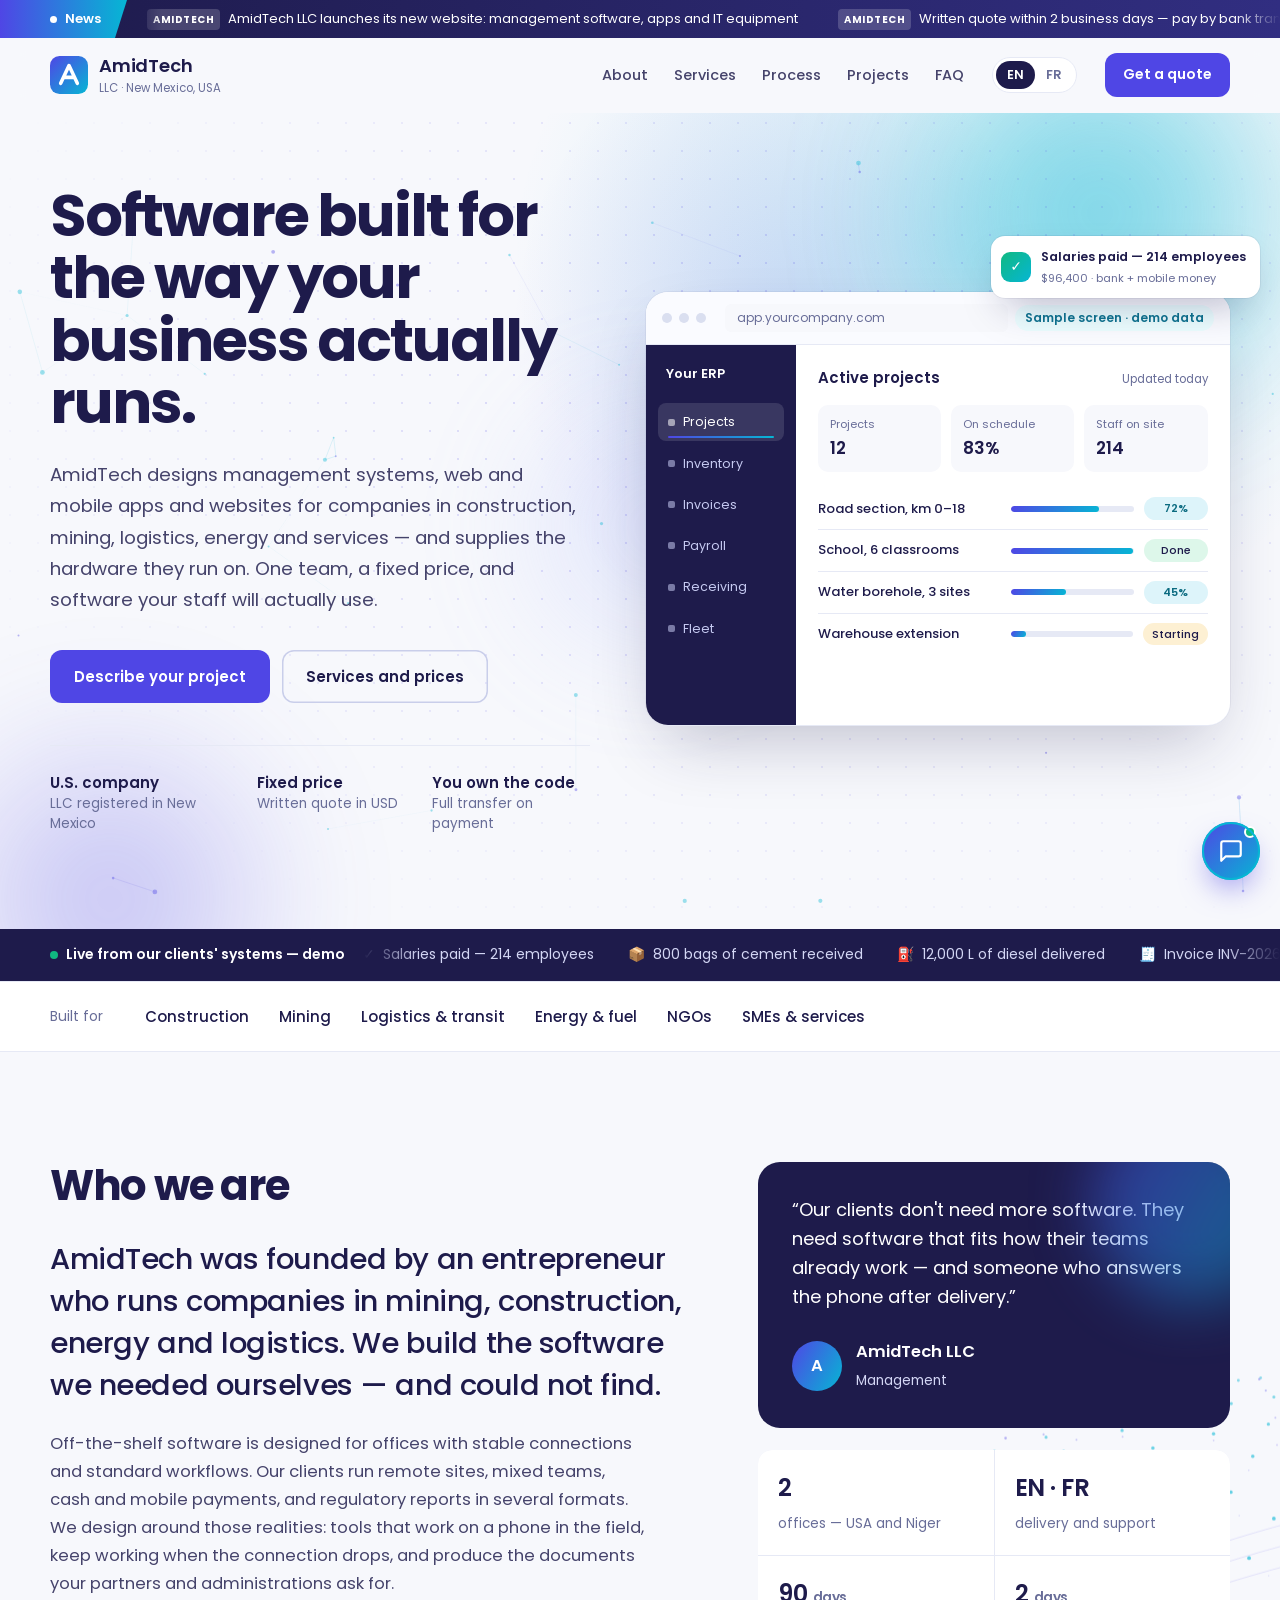
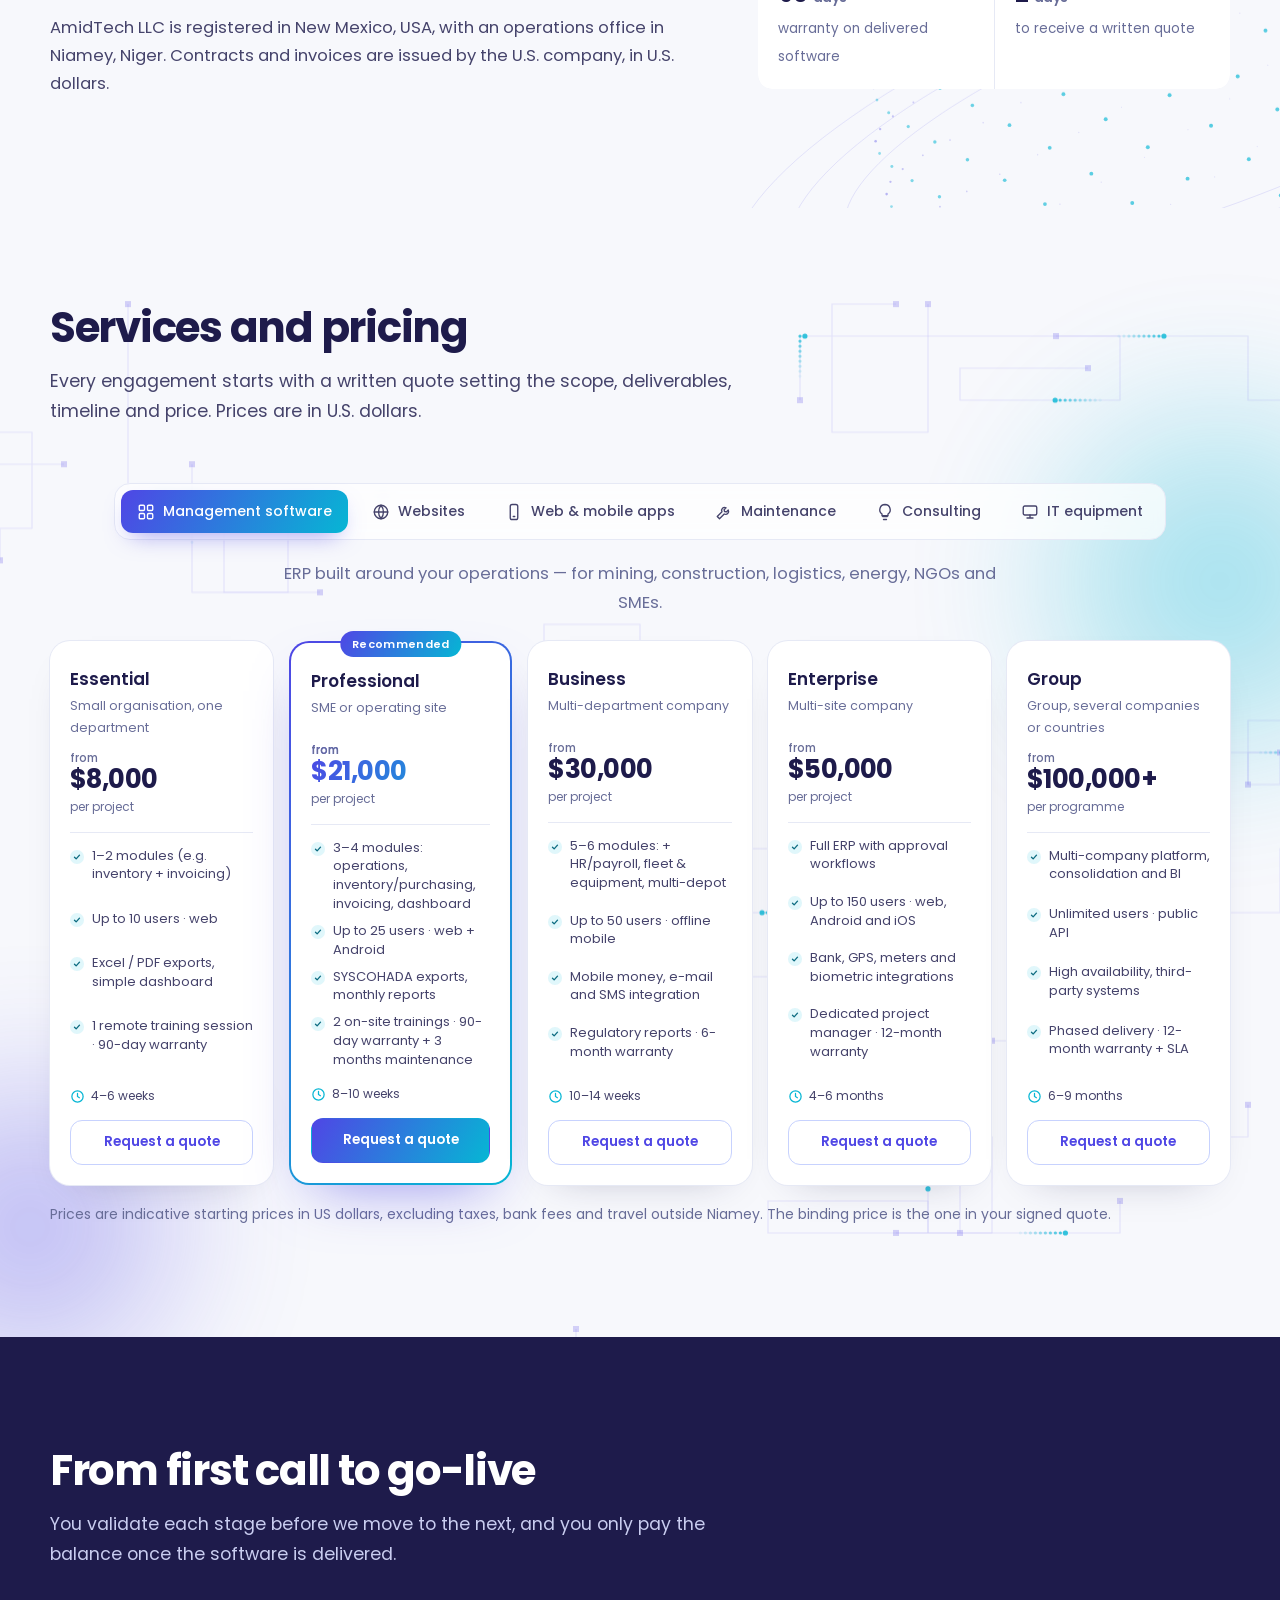
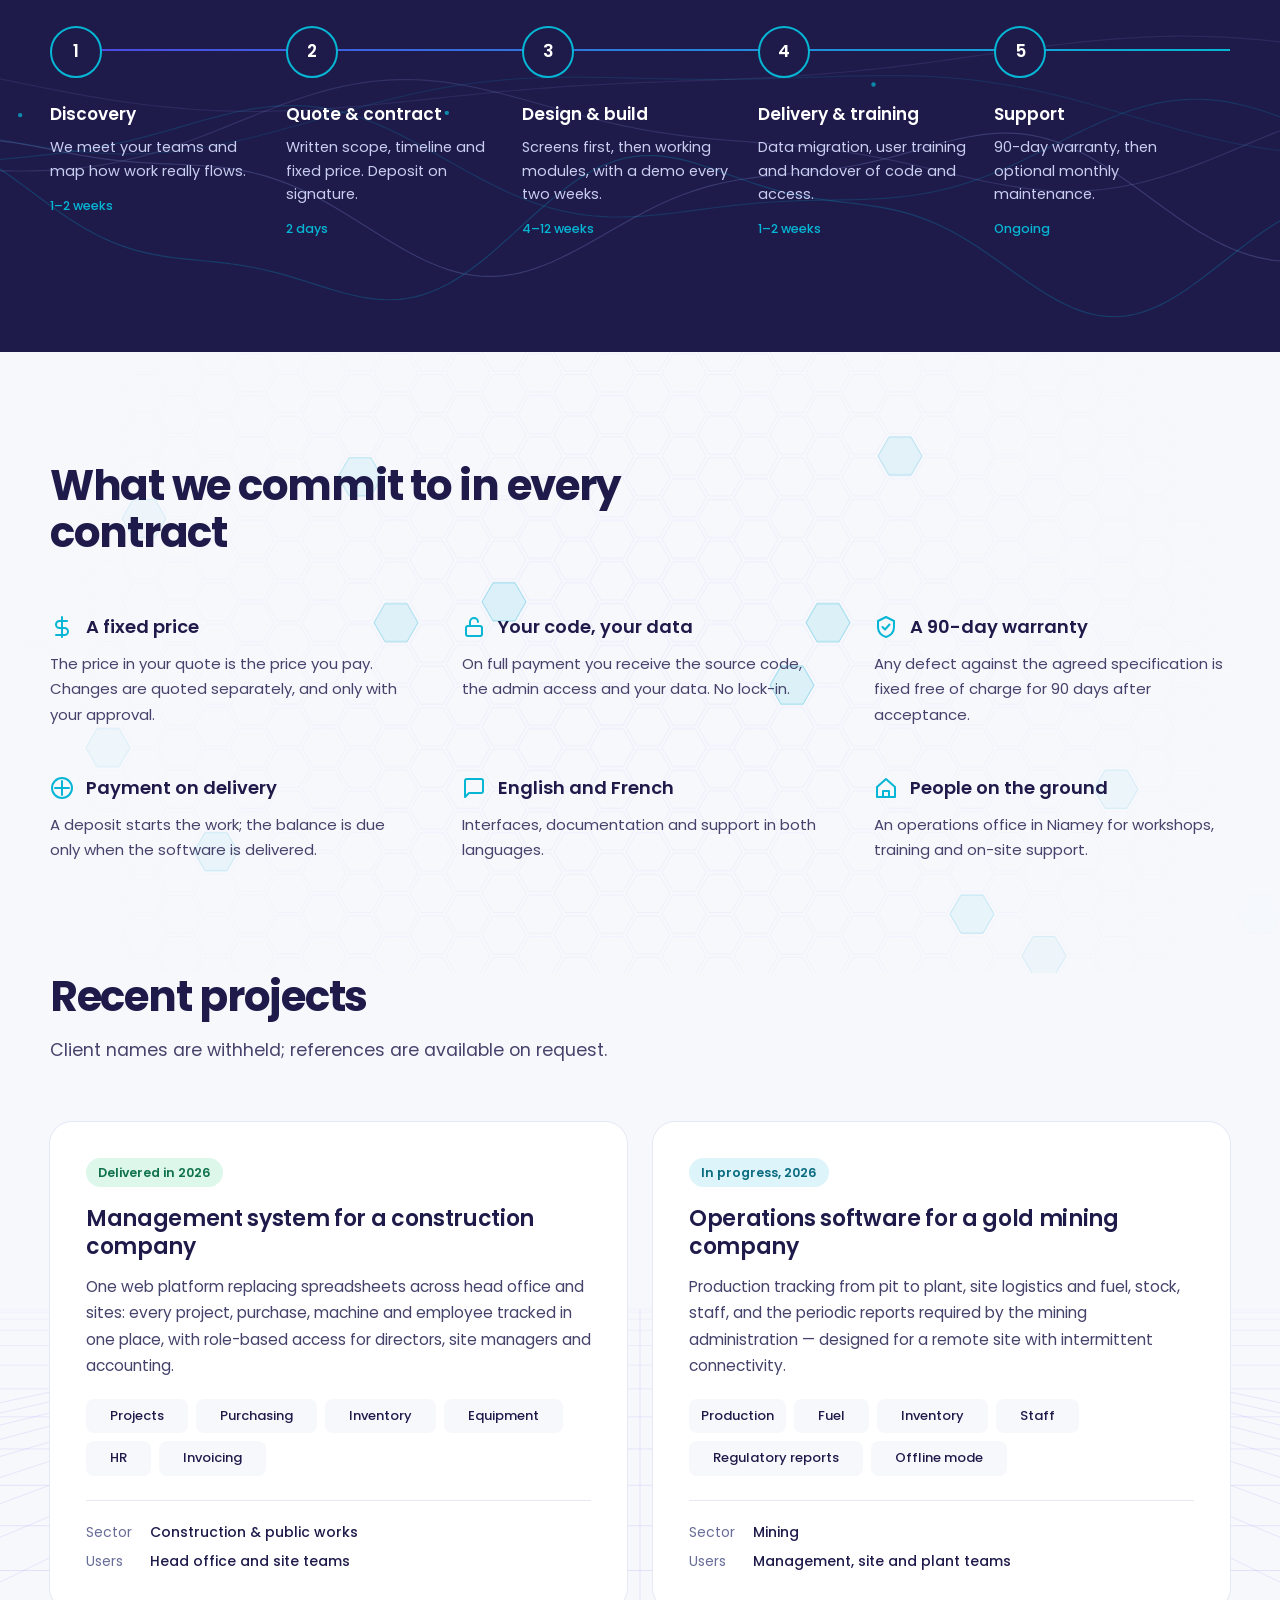
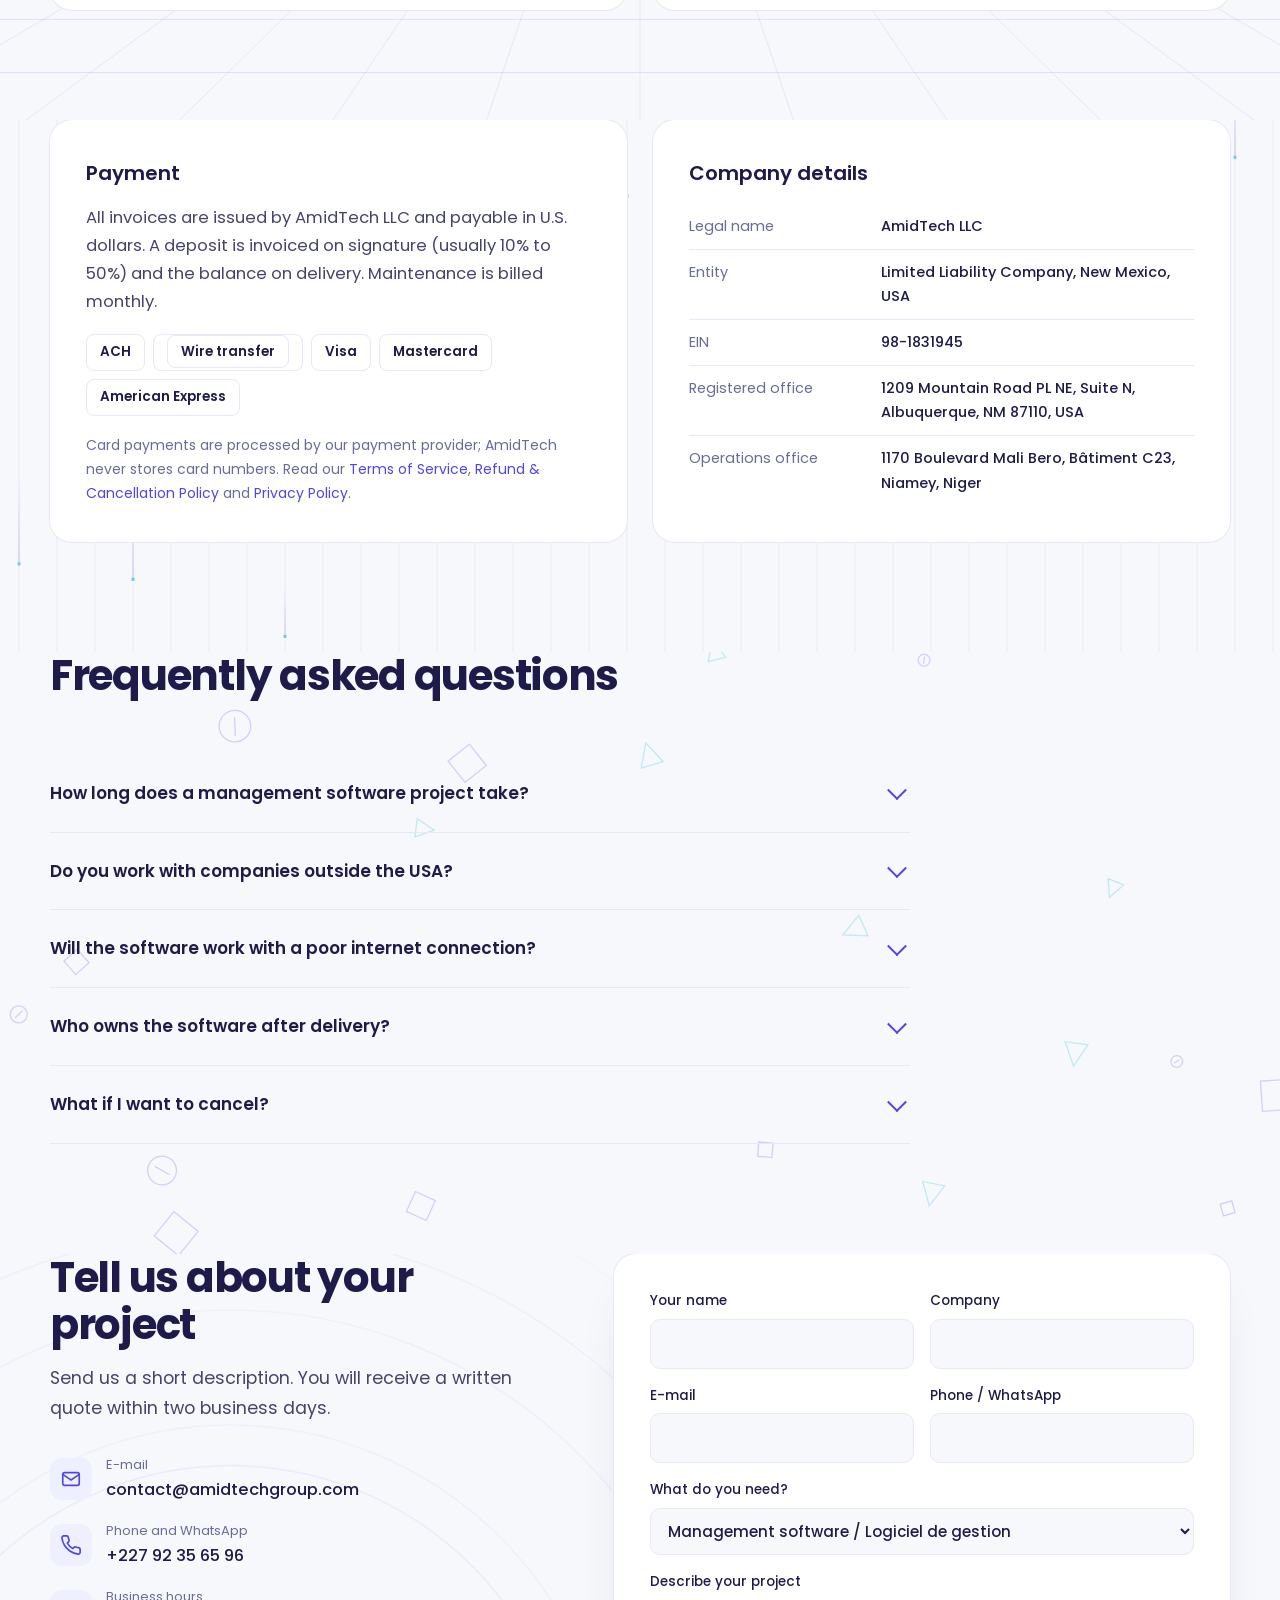
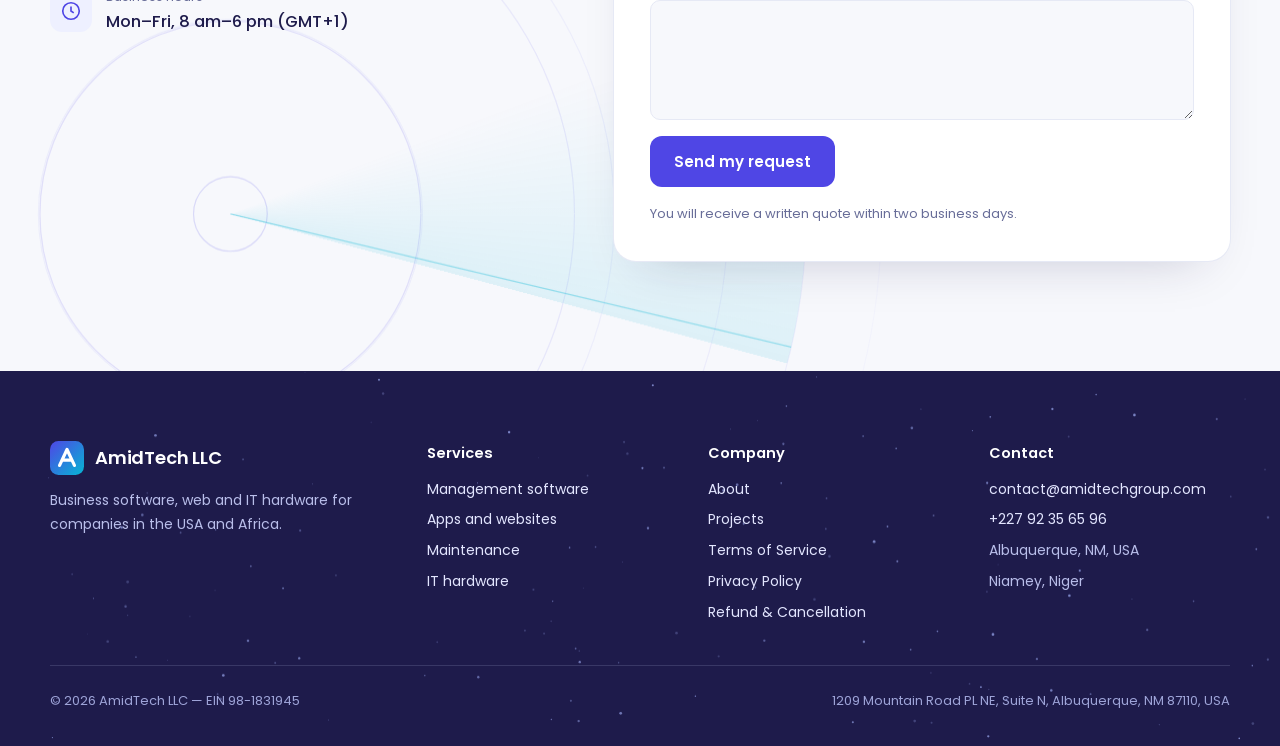
<file: src/index.html>
<!DOCTYPE html>
<html lang="en">
<head>
<meta charset="UTF-8">
<meta name="viewport" content="width=device-width, initial-scale=1.0">
<title>AmidTech LLC — Business software, web & IT for companies in the USA and Africa</title>
<meta name="description" content="AmidTech LLC (New Mexico, USA) designs custom management software, web and mobile applications and websites, and supplies IT hardware for construction, mining, logistics, energy and service companies.">
<meta name="robots" content="index, follow">
<meta name="theme-color" content="#4F46E5">
<meta property="og:type" content="website">
<meta property="og:url" content="https://amidtechgroup.com/">
<meta property="og:site_name" content="AmidTech LLC">
<meta property="og:title" content="AmidTech LLC — Software built for the way your business runs">
<meta property="og:description" content="Custom management software, web & mobile apps, websites, maintenance, IT consulting and hardware supply. Fixed-price quotes in USD.">
<link rel="canonical" href="https://amidtechgroup.com/">
<link rel="manifest" href="/manifest.json">
<link rel="icon" href="data:image/svg+xml,%3Csvg xmlns='http://www.w3.org/2000/svg' viewBox='0 0 64 64'%3E%3Cdefs%3E%3ClinearGradient id='g' x1='0' y1='0' x2='1' y2='1'%3E%3Cstop offset='0' stop-color='%234F46E5'/%3E%3Cstop offset='1' stop-color='%2306B6D4'/%3E%3C/linearGradient%3E%3C/defs%3E%3Crect width='64' height='64' rx='16' fill='url(%23g)'/%3E%3Cpath d='M18 46 L32 16 L46 46 M24 36 H40' stroke='white' stroke-width='6' fill='none' stroke-linecap='round' stroke-linejoin='round'/%3E%3C/svg%3E">
<link rel="preconnect" href="https://fonts.googleapis.com">
<link rel="preconnect" href="https://fonts.gstatic.com" crossorigin>
<link href="https://fonts.googleapis.com/css2?family=Poppins:wght@300;400;500;600;700&display=swap" rel="stylesheet">
<script type="application/ld+json">
{"@context":"https://schema.org","@type":"Organization","name":"AmidTech LLC","url":"https://amidtechgroup.com","email":"contact@amidtechgroup.com","telephone":"+227 92 35 65 96","taxID":"98-1831945","address":[{"@type":"PostalAddress","streetAddress":"1209 Mountain Road PL NE, Suite N","addressLocality":"Albuquerque","addressRegion":"NM","postalCode":"87110","addressCountry":"US"},{"@type":"PostalAddress","streetAddress":"1170 Boulevard Mali Bero, Bâtiment C23","addressLocality":"Niamey","addressCountry":"NE"}]}
</script>
<style>
:root{
  --ink:#1E1B4B;--txt:#45436B;--mut:#686D98;
  --ind:#4F46E5;--ind2:#4338CA;--cy:#06B6D4;--sun:#F5B83D;
  --paper:#F7F8FC;--white:#FFFFFF;--mist:#E6E9F5;--lav:#EEF0FF;
  --grad:linear-gradient(120deg,#4F46E5 0%,#06B6D4 100%);
  --r-lg:22px;--r-md:14px;--r-sm:8px;
}
*{box-sizing:border-box;margin:0;padding:0}
html{scroll-behavior:smooth;-webkit-text-size-adjust:100%}
body{font-family:Poppins,system-ui,sans-serif;color:var(--txt);background:var(--paper);font-size:16.5px;line-height:1.7;font-weight:400}
img,svg{display:block}
a{color:var(--ind);text-decoration:none}
:focus-visible{outline:3px solid var(--cy);outline-offset:3px;border-radius:6px}
.wrap{width:min(1180px,100% - 44px);margin-inline:auto}
body.fr .en,body:not(.fr) .fr{display:none!important}
.skip{position:absolute;left:-999px}.skip:focus{left:12px;top:12px;background:#fff;padding:8px 14px;z-index:99}

/* header */
header{position:sticky;top:0;z-index:40;background:rgba(247,248,252,.86);backdrop-filter:saturate(1.4) blur(12px);border-bottom:1px solid transparent;transition:border-color .2s}
header.sc{border-color:var(--mist)}
.nav{display:flex;align-items:center;gap:28px;height:74px}
.brand{display:flex;align-items:center;gap:11px;color:var(--ink);font-weight:600;font-size:18px;letter-spacing:-.01em}
.brand svg{width:38px;height:38px}
.brand small{display:block;font-size:11.5px;font-weight:400;color:var(--mut);letter-spacing:0;margin-top:-3px}
.menu{display:flex;gap:26px;margin-left:auto;font-size:14.5px;font-weight:500}
.menu a{color:var(--txt)}.menu a:hover{color:var(--ind)}
.lang{display:flex;background:var(--white);border:1px solid var(--mist);border-radius:999px;padding:3px}
.lang button{border:0;background:none;padding:5px 11px;border-radius:999px;font:600 12.5px Poppins,sans-serif;color:var(--mut);cursor:pointer}
.lang button[aria-pressed=true]{background:var(--ink);color:#fff}
.btn{display:inline-flex;align-items:center;justify-content:center;gap:8px;padding:14px 24px;border-radius:12px;font-weight:600;font-size:15px;border:0;cursor:pointer;font-family:inherit;transition:background .2s,transform .2s}
.btn-p{background:var(--ind);color:#fff}.btn-p:hover{background:var(--ind2)}
.btn-g{background:transparent;color:var(--ink);box-shadow:inset 0 0 0 1.5px #C9CEEA}.btn-g:hover{box-shadow:inset 0 0 0 1.5px var(--ind);color:var(--ind)}
.nav .btn{padding:10px 18px;font-size:14px}

/* hero */
.hero{position:relative;padding:72px 0 96px;overflow:hidden}
.hero::before{content:"";position:absolute;inset:-30% -10% auto 40%;height:780px;background:radial-gradient(closest-side,rgba(6,182,212,.18),transparent),radial-gradient(closest-side at 30% 60%,rgba(79,70,229,.16),transparent);z-index:-1}
.hgrid{display:grid;grid-template-columns:1fr 1.08fr;gap:56px;align-items:center}
h1{font-size:clamp(36px,4.6vw,60px);line-height:1.06;letter-spacing:-.035em;color:var(--ink);font-weight:700}
.hero p.lead{font-size:18.5px;margin:24px 0 34px;max-width:33em;color:var(--txt)}
.hero .acts{display:flex;gap:12px;flex-wrap:wrap}
.proof{display:grid;grid-template-columns:repeat(3,auto);justify-content:start;gap:34px;margin-top:42px;padding-top:26px;border-top:1px solid var(--mist);flex-wrap:wrap}
.proof div{font-size:13.5px;color:var(--mut);line-height:1.45}
.proof strong{display:block;color:var(--ink);font-size:15px;font-weight:600}

/* app mockup */
.app{background:var(--white);border-radius:var(--r-lg);box-shadow:0 1px 0 var(--mist),0 30px 70px -20px rgba(30,27,75,.28),0 0 0 1px rgba(30,27,75,.05);overflow:hidden;font-size:13px}
.app-bar{display:flex;align-items:center;gap:7px;padding:12px 16px;border-bottom:1px solid var(--mist);background:#FAFBFF}
.app-bar i{width:10px;height:10px;border-radius:50%;background:#DADFF0}
.app-bar em.demo span{margin:0;background:none;padding:0;flex:none;color:inherit;border-radius:0}
@media (max-width:620px){.app-bar>span{display:none}.app-bar em.demo{margin-left:auto}}
.app-bar em.demo{font-style:normal;font-size:11px;font-weight:600;color:#0E7490;background:#ECFEFF;border-radius:999px;padding:3px 10px;white-space:nowrap}
.app-bar span{margin-left:12px;flex:1;background:var(--paper);border-radius:6px;padding:4px 12px;color:var(--mut);font-size:12px}
.app-body{display:grid;grid-template-columns:150px 1fr;min-height:380px}
.side{background:var(--ink);color:#C7CBF2;padding:18px 12px;display:flex;flex-direction:column;gap:4px}
.side b{color:#fff;font-weight:600;font-size:13px;padding:0 8px 14px}
.side button{all:unset;cursor:pointer;padding:8px 10px;border-radius:8px;font-size:12.5px;display:flex;gap:8px;align-items:center}
.side button:focus-visible{outline:2px solid var(--cy)}
.side button[aria-selected=true]{background:rgba(255,255,255,.12);color:#fff}
.side button::before{content:"";width:7px;height:7px;border-radius:2px;background:currentColor;opacity:.55}
.main{padding:20px 22px}
.main h4{color:var(--ink);font-size:15px;font-weight:600;display:flex;justify-content:space-between;align-items:baseline}
.main h4 small{font-size:11.5px;color:var(--mut);font-weight:400}
.kpis{display:grid;grid-template-columns:repeat(3,1fr);gap:10px;margin:14px 0 16px}
.kpis div{background:var(--paper);border-radius:10px;padding:10px 12px}
.kpis em{font-style:normal;font-size:11px;color:var(--mut);display:block}
.kpis strong{color:var(--ink);font-size:17px;font-weight:600}
.rows div{display:grid;grid-template-columns:1.5fr 1fr minmax(64px,auto);gap:10px;align-items:center;padding:9px 0;border-bottom:1px solid var(--mist)}
.rows div:last-child{border:0}
.rows span:first-child{color:var(--ink);font-weight:500}
.bar{height:6px;background:var(--mist);border-radius:4px;overflow:hidden}
.bar i{display:block;height:100%;background:var(--grad);border-radius:4px;width:var(--w);transform-origin:left;animation:grow 1.1s cubic-bezier(.2,.7,.2,1) both}
@keyframes grow{from{transform:scaleX(0)}}
.chip{font-size:11px;font-weight:600;border-radius:999px;padding:2px 9px;text-align:center}
.c-ok{background:#DDF7EA;color:#11734B}.c-run{background:#DDF4FA;color:#0B6B80}.c-wait{background:#FDF0D3;color:#8A5A07}
.pane[hidden]{display:none}

/* sectors */
.sectors{border-block:1px solid var(--mist);background:var(--white)}
.sectors .wrap{display:flex;align-items:center;gap:36px;padding:22px 0;flex-wrap:wrap}
.sectors p{font-size:14px;color:var(--mut);margin-right:6px}
.sectors ul{display:flex;gap:30px;list-style:none;flex-wrap:wrap;color:var(--ink);font-weight:500;font-size:15px}

/* generic section */
.sec{padding:110px 0}
.sec-h{max-width:720px;margin-bottom:56px}
h2{font-size:clamp(28px,3.4vw,42px);line-height:1.12;letter-spacing:-.03em;color:var(--ink);font-weight:700}
.sec-h p{margin-top:16px;font-size:17.5px;color:var(--txt)}

/* about */
.about{display:grid;grid-template-columns:1.15fr .85fr;gap:70px;align-items:start}
.about .big{font-size:clamp(22px,2.3vw,29px);line-height:1.45;color:var(--ink);font-weight:500;letter-spacing:-.015em}
.about .big + p{margin-top:24px;max-width:36em}
.about p + p{margin-top:16px}
.founder{background:var(--ink);color:#D4D7F5;border-radius:var(--r-lg);padding:34px;position:relative;overflow:hidden}
.founder::after{content:"";position:absolute;right:-60px;top:-60px;width:200px;height:200px;border-radius:50%;background:var(--grad);opacity:.5;filter:blur(30px)}
.founder blockquote{font-size:18px;line-height:1.6;color:#fff;font-weight:400;position:relative}
.founder .who{display:flex;gap:14px;align-items:center;margin-top:26px;position:relative}
.founder .av{width:50px;height:50px;border-radius:50%;background:var(--grad);display:grid;place-items:center;color:#fff;font-weight:600}
.founder .who strong{color:#fff;display:block;font-weight:600}
.founder .who span{font-size:13.5px}
.facts{display:grid;grid-template-columns:1fr 1fr;gap:1px;background:var(--mist);border-radius:var(--r-md);overflow:hidden;margin-top:22px}
.facts div{background:var(--white);padding:18px 20px}
.facts strong{display:block;font-size:24px;color:var(--ink);font-weight:600;letter-spacing:-.02em}
.facts span{font-size:13.5px;color:var(--mut)}

/* services list */
.svc{background:var(--white);border-radius:var(--r-lg);box-shadow:0 0 0 1px var(--mist)}
.svc-row{display:grid;grid-template-columns:64px 1.1fr 1.4fr 170px;gap:28px;padding:30px 34px;border-bottom:1px solid var(--mist);align-items:start}
.svc-row:last-child{border:0}
.svc-ic{width:52px;height:52px;border-radius:14px;background:var(--lav);display:grid;place-items:center}
.svc-ic svg{width:26px;height:26px;stroke:var(--ind);fill:none;stroke-width:1.8;stroke-linecap:round;stroke-linejoin:round}
.svc-row h3{color:var(--ink);font-size:19px;font-weight:600;letter-spacing:-.01em;line-height:1.35}
.svc-row h3 + p{font-size:14.5px;margin-top:6px;color:var(--mut)}
.svc-row ul{list-style:none;font-size:14.5px;display:grid;gap:6px}
.svc-row li{padding-left:20px;position:relative}
.svc-row li::before{content:"";position:absolute;left:0;top:.62em;width:9px;height:9px;border-radius:3px;background:var(--grad)}
.svc-row .pr{text-align:right}
.svc-row .pr strong{display:block;color:var(--ink);font-size:21px;font-weight:600;letter-spacing:-.02em}
.svc-row .pr span{font-size:13px;color:var(--mut)}
.svc-note{font-size:14px;color:var(--mut);margin-top:18px}

/* process */
.dark{background:var(--ink);color:#C9CDF0}
.dark h2{color:#fff}.dark .sec-h p{color:#C9CDF0}
.steps{display:grid;grid-template-columns:repeat(5,1fr);gap:0;list-style:none;counter-reset:st;position:relative}
.steps::before{content:"";position:absolute;left:0;right:0;top:23px;height:2px;background:linear-gradient(90deg,#4F46E5,#06B6D4)}
.steps li{position:relative;padding-right:24px;counter-increment:st}
.steps li::before{content:counter(st);display:grid;place-items:center;width:48px;height:48px;border-radius:50%;background:var(--ink);border:2px solid var(--cy);color:#fff;font-weight:600;font-size:17px;position:relative;margin-bottom:22px}
.steps h3{color:#fff;font-size:17px;font-weight:600;margin-bottom:8px}
.steps p{font-size:14.5px;line-height:1.6}
.steps em{display:inline-block;margin-top:12px;font-style:normal;font-size:12.5px;color:var(--cy);font-weight:500}

/* commitments */
.commit{display:grid;grid-template-columns:repeat(3,1fr);gap:46px 56px}
.commit h3{color:var(--ink);font-size:18px;font-weight:600;margin-bottom:8px;display:flex;gap:12px;align-items:center}
.commit h3 svg{width:24px;height:24px;stroke:var(--cy);fill:none;stroke-width:2;stroke-linecap:round;stroke-linejoin:round;flex:none}
.commit p{font-size:15px}

/* cases */
.cases{display:grid;grid-template-columns:1fr 1fr;gap:26px}
.case{background:var(--white);border-radius:var(--r-lg);padding:36px;box-shadow:0 0 0 1px var(--mist)}
.case .st{display:inline-block;font-size:12.5px;font-weight:600;padding:4px 12px;border-radius:999px;margin-bottom:18px}
.case h3{color:var(--ink);font-size:22px;font-weight:600;letter-spacing:-.015em;line-height:1.3}
.case > p{margin:12px 0 20px;font-size:15.5px}
.mods{display:flex;flex-wrap:wrap;gap:8px}
.mods span{background:var(--paper);border-radius:8px;padding:6px 12px;font-size:13px;color:var(--ink);font-weight:500}
.case dl{display:grid;grid-template-columns:auto 1fr;gap:6px 18px;margin-top:24px;padding-top:20px;border-top:1px solid var(--mist);font-size:14px}
.case dt{color:var(--mut)}.case dd{color:var(--ink);font-weight:500}

/* pay + company */
.split{display:grid;grid-template-columns:1fr 1fr;gap:26px}
.panel{background:var(--white);border-radius:var(--r-lg);padding:36px;box-shadow:0 0 0 1px var(--mist)}
.panel h3{color:var(--ink);font-size:20px;font-weight:600;margin-bottom:14px}
.pay{display:flex;gap:8px;flex-wrap:wrap;margin:18px 0}
.pay span{border:1px solid var(--mist);border-radius:8px;padding:6px 13px;font-size:13.5px;font-weight:600;color:var(--ink)}
.panel .small{font-size:14px;color:var(--mut)}
.kv{width:100%;border-collapse:collapse;font-size:14.5px}
.kv th{text-align:left;font-weight:400;color:var(--mut);padding:10px 16px 10px 0;width:38%;vertical-align:top;border-bottom:1px solid var(--mist)}
.kv td{color:var(--ink);font-weight:500;padding:10px 0;border-bottom:1px solid var(--mist)}
.kv tr:last-child th,.kv tr:last-child td{border:0}

/* faq */
.faq{max-width:860px}
.faq details{border-bottom:1px solid var(--mist);padding:6px 0}
.faq summary{list-style:none;cursor:pointer;padding:18px 40px 18px 0;color:var(--ink);font-weight:600;font-size:17px;position:relative}
.faq summary::-webkit-details-marker{display:none}
.faq summary::after{content:"";position:absolute;right:6px;top:50%;width:12px;height:12px;border-right:2px solid var(--ind);border-bottom:2px solid var(--ind);transform:translateY(-70%) rotate(45deg);transition:transform .25s}
.faq details[open] summary::after{transform:translateY(-30%) rotate(-135deg)}
.faq details p{padding:0 0 20px;font-size:15.5px;max-width:44em}

/* contact */
.contact{display:grid;grid-template-columns:.9fr 1.1fr;gap:60px;align-items:start}
.contact .direct{margin-top:30px;display:grid;gap:16px}
.contact .direct a,.contact .direct div{display:flex;gap:14px;align-items:center;color:var(--ink);font-weight:500}
.contact .direct svg{width:42px;height:42px;padding:10px;border-radius:12px;background:var(--lav);stroke:var(--ind);fill:none;stroke-width:1.8;flex:none}
.contact .direct small{display:block;color:var(--mut);font-weight:400;font-size:13px}
form{background:var(--white);border-radius:var(--r-lg);padding:36px;box-shadow:0 0 0 1px var(--mist),0 24px 50px -30px rgba(30,27,75,.25);display:grid;gap:16px;grid-template-columns:1fr 1fr}
form .full{grid-column:1/-1}
label{font-size:13.5px;font-weight:500;color:var(--ink);display:grid;gap:6px}
input,select,textarea{font:inherit;font-size:15px;color:var(--ink);background:var(--paper);border:1.5px solid var(--mist);border-radius:10px;padding:11px 13px;width:100%}
input:focus,select:focus,textarea:focus{outline:none;border-color:var(--ind);background:#fff}
textarea{min-height:120px;resize:vertical}
.form-note{font-size:13px;color:var(--mut)}
#sent,#sentok{display:none;color:#11734B;font-weight:500;font-size:14px}

footer{background:var(--ink);color:#B9BEEA;padding:70px 0 34px;font-size:14px}
footer a{color:#E3E6FF}
.fgrid{display:grid;grid-template-columns:1.4fr 1fr 1fr 1fr;gap:40px;padding-bottom:40px;border-bottom:1px solid rgba(201,205,240,.16)}
footer h4{color:#fff;font-size:14.5px;font-weight:600;margin-bottom:12px}
footer ul{list-style:none;display:grid;gap:7px}
footer .brand{color:#fff;margin-bottom:14px}
.legal{display:flex;justify-content:space-between;gap:20px;flex-wrap:wrap;padding-top:24px;font-size:13px;color:#9EA4D8}

@media (max-width:1000px){
  .hgrid,.about,.contact{grid-template-columns:1fr;gap:48px}
  .svc-row{grid-template-columns:52px 1fr;gap:16px 20px}
  .svc-row ul,.svc-row .pr{grid-column:2}
  .svc-row .pr{text-align:left}
  .steps{grid-template-columns:1fr;gap:30px}
  .steps::before{left:23px;right:auto;top:0;bottom:0;width:2px;height:auto}
  .steps li{padding:0 0 0 72px}.steps li::before{position:absolute;left:0;top:0}
  .commit,.cases,.split{grid-template-columns:1fr}
  .fgrid{grid-template-columns:1fr 1fr}
  .menu{display:none}
}
@media (max-width:620px){
  body{font-size:16px}
  .proof{grid-template-columns:1fr;gap:16px}
  .sec{padding:76px 0}
  .hero{padding:44px 0 70px}
  .nav .btn{display:none}
  .app-body{grid-template-columns:1fr}
  .side{flex-direction:row;overflow-x:auto;padding:10px}
  .side b{display:none}
  .kpis strong{font-size:15px}
  .rows div{grid-template-columns:1.2fr .8fr minmax(58px,auto);gap:8px}.chip{padding:2px 7px}
  .svc-row{padding:26px 22px;grid-template-columns:1fr}
  .svc-row ul,.svc-row .pr{grid-column:1}
  form{grid-template-columns:1fr;padding:24px}
  .fgrid{grid-template-columns:1fr}
  .panel,.case{padding:26px}
}
.mtog{display:none;margin-left:auto;border:1px solid #DDE1F3;background:#fff;border-radius:10px;width:42px;height:42px;font-size:20px;line-height:1;color:var(--ind);cursor:pointer}
section[id],main [id]{scroll-margin-top:84px}
@media (max-width:1000px){.mtog{display:block}.lang{margin-left:0}
  .menu.open{display:flex;flex-direction:column;gap:0;position:absolute;top:74px;left:0;right:0;background:#fff;border-bottom:1px solid #DDE1F3;box-shadow:0 18px 30px -18px rgba(30,27,75,.35);padding:8px 24px 16px;margin:0}
  .menu.open a{padding:14px 0;border-bottom:1px solid #EEF0F8;font-size:16px}.menu.open a:last-child{border:0}}

/* ---- animated hero interface ---- */
.stage{position:relative;perspective:1400px}
.stage .app{transform-style:preserve-3d;transition:transform .5s cubic-bezier(.2,.7,.2,1);animation:floaty 7s ease-in-out infinite;will-change:transform}
@keyframes floaty{0%,100%{translate:0 0}50%{translate:0 -8px}}
.pane{animation:paneIn .55s cubic-bezier(.2,.7,.2,1) both}
@keyframes paneIn{from{opacity:0;transform:translateY(10px)}to{opacity:1;transform:none}}
.rows div{animation:rowIn .5s cubic-bezier(.2,.7,.2,1) both}
.rows div:nth-child(2){animation-delay:.07s}.rows div:nth-child(3){animation-delay:.14s}.rows div:nth-child(4){animation-delay:.21s}
@keyframes rowIn{from{opacity:0;transform:translateX(-8px)}to{opacity:1;transform:none}}
.side button{position:relative;overflow:hidden}
.side button .tmr{position:absolute;left:10px;right:10px;bottom:3px;height:2px;border-radius:2px;background:rgba(255,255,255,.12);overflow:hidden;opacity:0}
.side button[aria-selected=true] .tmr{opacity:1}
.side button .tmr i{display:block;height:100%;width:0;background:linear-gradient(90deg,#4F46E5,#06B6D4)}
.stage.run .side button[aria-selected=true] .tmr i{animation:tmr var(--dur,4.8s) linear forwards}
@keyframes tmr{to{width:100%}}
.toasts{position:absolute;inset:0;pointer-events:none}
.toast{position:absolute;display:flex;gap:10px;align-items:center;background:#fff;border-radius:14px;padding:10px 14px 10px 10px;box-shadow:0 18px 40px -14px rgba(30,27,75,.35),0 0 0 1px rgba(30,27,75,.06);font-size:12px;min-width:230px;opacity:0;transform:translateY(12px) scale(.96);transition:opacity .45s,transform .45s cubic-bezier(.2,.7,.2,1)}
.toast.on{opacity:1;transform:none}
.toast strong{display:block;color:var(--ink);font-size:12.5px;font-weight:600}
.toast small{color:var(--mut);font-size:11px}
.toast .ti{width:30px;height:30px;border-radius:9px;display:grid;place-items:center;font-size:14px;font-style:normal;color:#fff;flex:none}
.ti.ok{background:linear-gradient(135deg,#10B981,#06B6D4)}.ti.warn{background:linear-gradient(135deg,#F59E0B,#F97316)}.ti.info{background:linear-gradient(135deg,#4F46E5,#06B6D4)}
.t1{right:-30px;top:-56px}.t2{left:-34px;bottom:58px}.t3{right:-18px;bottom:-24px}
.kpis strong{font-variant-numeric:tabular-nums}
@media (max-width:1000px){.t1{right:8px;top:-58px}.t2{left:8px;bottom:40px}.t3{right:8px;bottom:-28px}}
@media (max-width:620px){.toast{min-width:0;max-width:78%}.t2{display:none}}

/* ---- more animation ---- */
.live{display:inline-flex;align-items:center;gap:6px;color:#0B6B80!important;font-weight:600!important}
.live i{width:7px;height:7px;border-radius:50%;background:#10B981;box-shadow:0 0 0 0 rgba(16,185,129,.6);animation:pulse 1.6s infinite}
@keyframes pulse{70%{box-shadow:0 0 0 8px rgba(16,185,129,0)}100%{box-shadow:0 0 0 0 rgba(16,185,129,0)}}
.spark{width:100%;height:56px;margin:-4px 0 6px;display:block}
.sp-line{stroke-dasharray:420;stroke-dashoffset:420;animation:draw 2.2s cubic-bezier(.2,.7,.2,1) forwards}
.sp-fill{opacity:0;animation:fadeIn 1s .9s forwards}.sp-dot{opacity:0;animation:fadeIn .4s 2s forwards,blink 1.4s 2.4s infinite}
@keyframes draw{to{stroke-dashoffset:0}}@keyframes fadeIn{to{opacity:1}}@keyframes blink{50%{opacity:.35}}
.payrun{background:var(--paper);border-radius:12px;padding:12px 14px;margin-bottom:10px}
.pr-top{display:flex;gap:6px;align-items:baseline;font-size:12px;color:var(--mut)}.pr-top span:first-child{flex:1}
.pr-n{font-size:20px;color:var(--ink);font-variant-numeric:tabular-nums}
.bar.big{height:8px;margin:8px 0}
.pr-flow{display:flex;align-items:center;gap:6px;font-size:16px}
.pr-flow i{flex:1;height:2px;background:linear-gradient(90deg,#4F46E5 50%,transparent 50%);background-size:12px 2px;animation:dash .6s linear infinite}
@keyframes dash{to{background-position:12px 0}}
.dock{position:relative;height:64px;background:var(--paper);border-radius:12px;margin-bottom:10px;overflow:hidden}
.road{position:absolute;left:12px;right:46px;bottom:14px;height:2px;background:repeating-linear-gradient(90deg,#C7CBF2 0 8px,transparent 8px 14px)}
.truck{position:absolute;bottom:12px;left:-34px;font-size:24px;transform:scaleX(-1);animation:drive 6s ease-in-out infinite}
@keyframes drive{0%{left:-34px;opacity:1}45%,62%{left:calc(100% - 78px);opacity:1}72%,100%{left:calc(100% - 78px);opacity:0}}
.depot{position:absolute;right:10px;bottom:10px;font-size:26px}
.crate{position:absolute;bottom:40px;right:18px;font-size:13px;opacity:0;animation:drop 6s infinite}
.crate.c2{animation-delay:.35s;right:30px}.crate.c3{animation-delay:.7s;right:6px}
@keyframes drop{0%,48%{opacity:0;transform:translateY(-14px)}56%{opacity:1;transform:none}85%{opacity:1}100%{opacity:0}}
.map{height:110px;background:var(--paper);border-radius:12px;margin-bottom:10px;overflow:hidden}.map svg{width:100%;height:100%}
.ticker{display:flex;align-items:center;gap:18px;background:var(--ink);color:#D4D7F5;overflow:hidden;font-size:14px}
.tk-lbl{flex:none;display:flex;align-items:center;gap:8px;padding:14px 0 14px max(24px,calc((100vw - 1180px)/2));font-weight:600;color:#fff;white-space:nowrap}
.tk-lbl i{width:8px;height:8px;border-radius:50%;background:#10B981;animation:pulse 1.6s infinite}
.tk-view{overflow:hidden;flex:1;-webkit-mask-image:linear-gradient(90deg,transparent,#000 6%,#000 94%,transparent);mask-image:linear-gradient(90deg,transparent,#000 6%,#000 94%,transparent)}
.tk-track{display:flex;gap:34px;list-style:none;width:max-content;animation:tick 55s linear infinite;padding:14px 0}
.tk-track li{white-space:nowrap;display:flex;gap:8px;align-items:center}.tk-track b{font-weight:400}
.ticker:hover .tk-track{animation-play-state:paused}
@keyframes tick{to{transform:translateX(-50%)}}
@media (max-width:620px){.tk-lbl{display:none}.side button{white-space:nowrap}}

/* ---- animated page backgrounds ---- */
.hero,.bgfx{position:relative;overflow:hidden;isolation:isolate}
.hero>.wrap,.bgfx>.wrap{position:relative;z-index:1}
.bg-anim{position:absolute;inset:0;z-index:0;pointer-events:none;overflow:hidden}
.blob{position:absolute;border-radius:50%;filter:blur(60px);opacity:.55;will-change:transform}
.b1{width:520px;height:520px;background:radial-gradient(circle,#06B6D4,transparent 65%);top:-160px;right:-80px;animation:drift1 18s ease-in-out infinite alternate}
.b2{width:460px;height:460px;background:radial-gradient(circle,#4F46E5,transparent 65%);bottom:-200px;left:-120px;opacity:.35;animation:drift2 22s ease-in-out infinite alternate}
.b3{width:340px;height:340px;background:radial-gradient(circle,#A5B4FC,transparent 65%);top:30%;left:38%;opacity:.4;animation:drift3 26s ease-in-out infinite alternate}
@keyframes drift1{to{transform:translate(-160px,120px) scale(1.15)}}
@keyframes drift2{to{transform:translate(220px,-120px) scale(1.2)}}
@keyframes drift3{0%{transform:translate(0,0)}50%{transform:translate(120px,-80px) scale(.9)}100%{transform:translate(-100px,60px) scale(1.1)}}
.gridfx{position:absolute;inset:-60px;background-image:radial-gradient(rgba(79,70,229,.16) 1px,transparent 1.4px);background-size:28px 28px;
  -webkit-mask-image:radial-gradient(ellipse at 60% 40%,#000 25%,transparent 75%);mask-image:radial-gradient(ellipse at 60% 40%,#000 25%,transparent 75%);animation:gridpan 30s linear infinite}
@keyframes gridpan{to{transform:translate(28px,28px)}}
.net{position:absolute;inset:0;width:100%;height:100%;opacity:.7}
.bgfx{padding-top:96px}
.bgfx .blob{opacity:.42}.bgfx .b1{top:10%;right:-200px}.bgfx .b2{bottom:-120px;left:-200px}
.bgfx .gridfx{-webkit-mask-image:linear-gradient(180deg,transparent,#000 20%,#000 80%,transparent);mask-image:linear-gradient(180deg,transparent,#000 20%,#000 80%,transparent);opacity:.7}
.bgfx .net{opacity:.65}

/* ---- per-section technology backgrounds ---- */
.fxs{position:relative;overflow:hidden;isolation:isolate}
.fxs>.wrap{position:relative;z-index:1}
.fxl{position:absolute;inset:0;z-index:0;pointer-events:none}
.fxl canvas,canvas.fxc{position:absolute;inset:0;width:100%;height:100%}
.bgfx .fxc{opacity:.9}

/* ---- news bar ---- */
.newsbar{display:flex;align-items:center;background:linear-gradient(90deg,#1E1B4B,#312E81);color:#E0E3FF;font-size:13px;height:38px;overflow:hidden;position:relative;z-index:41}
.nb-lbl{flex:none;display:flex;align-items:center;gap:8px;padding:0 16px 0 max(16px,calc((100vw - 1180px)/2));font-weight:600;color:#fff;height:100%;background:linear-gradient(90deg,#4F46E5,#06B6D4);clip-path:polygon(0 0,100% 0,calc(100% - 12px) 100%,0 100%);padding-right:26px}
.nb-lbl i{width:7px;height:7px;border-radius:50%;background:#fff;animation:pulse 1.6s infinite}
.nb-view{flex:1;overflow:hidden;-webkit-mask-image:linear-gradient(90deg,transparent,#000 3%,#000 96%,transparent);mask-image:linear-gradient(90deg,transparent,#000 3%,#000 96%,transparent)}
.nb-track{display:flex;gap:40px;list-style:none;width:max-content;animation:tick var(--nbdur,80s) linear infinite;padding-left:20px}
.newsbar:hover .nb-track{animation-play-state:paused}
.nb-track li{white-space:nowrap;display:flex;align-items:center;gap:8px}
.nb-track a{color:#fff;text-decoration:none}.nb-track a:hover{text-decoration:underline}
.nb-track em{font-style:normal;font-size:11px;color:#A5B4FC}
.nb-track .tag{font-size:10px;font-weight:700;letter-spacing:.5px;text-transform:uppercase;background:rgba(6,182,212,.22);color:#67E8F9;border-radius:4px;padding:2px 6px}
.nb-track .tag.own{background:rgba(255,255,255,.18);color:#fff}
@media (max-width:620px){.nb-lbl span{display:none}.nb-lbl{padding-right:20px}}
/* ---- chat widget ---- */
.cw{position:fixed;right:20px;bottom:20px;z-index:60;font-size:14px}
.cw-btn{width:58px;height:58px;border-radius:50%;border:0;cursor:pointer;background:linear-gradient(135deg,#4F46E5,#06B6D4);box-shadow:0 14px 30px -8px rgba(79,70,229,.6);display:grid;place-items:center;position:relative;transition:transform .2s}
.cw-btn:hover{transform:scale(1.06)}.cw-btn svg{width:26px;height:26px;stroke:#fff;fill:none;stroke-width:2;stroke-linejoin:round}
.cw-btn::after{content:"";position:absolute;inset:0;border-radius:50%;border:2px solid #06B6D4;animation:ring 2.4s infinite}
@keyframes ring{0%{transform:scale(1);opacity:.7}100%{transform:scale(1.6);opacity:0}}
.cw-dot{position:absolute;top:4px;right:4px;width:12px;height:12px;border-radius:50%;background:#10B981;border:2px solid #fff}
.cw-panel{position:absolute;right:0;bottom:74px;width:370px;max-width:calc(100vw - 32px);height:540px;max-height:calc(100vh - 120px);background:#fff;border-radius:20px;box-shadow:0 30px 70px -20px rgba(30,27,75,.45),0 0 0 1px rgba(30,27,75,.06);display:flex;flex-direction:column;overflow:hidden;animation:cwIn .3s cubic-bezier(.2,.7,.2,1)}
.cw-panel[hidden]{display:none}
@keyframes cwIn{from{opacity:0;transform:translateY(14px) scale(.97)}}
.cw-head{display:flex;gap:12px;align-items:center;padding:16px 18px;background:linear-gradient(120deg,#4F46E5,#06B6D4);color:#fff}
.cw-head strong{display:block;font-size:15px}.cw-head small{display:flex;align-items:center;gap:6px;font-size:12px;opacity:.9}
.cw-head small i{width:7px;height:7px;border-radius:50%;background:#A7F3D0}
.cw-av{width:38px;height:38px;border-radius:12px;background:rgba(255,255,255,.2);display:grid;place-items:center;font-weight:700}
.cw-x{margin-left:auto;background:none;border:0;color:#fff;font-size:16px;cursor:pointer}
.cw-msgs{flex:1;overflow-y:auto;padding:16px;display:flex;flex-direction:column;gap:10px;background:#F7F8FC}
.cw-m{max-width:85%;padding:10px 13px;border-radius:14px;line-height:1.5;white-space:pre-wrap;animation:cwIn .25s}
.cw-m.b{background:#fff;color:#1E1B4B;border:1px solid #E6E8F5;border-bottom-left-radius:4px}
.cw-m.u{align-self:flex-end;background:linear-gradient(135deg,#4F46E5,#4338CA);color:#fff;border-bottom-right-radius:4px}
.cw-m a{color:inherit;font-weight:600}
.cw-typing{display:flex;gap:4px;padding:12px 14px}.cw-typing i{width:7px;height:7px;border-radius:50%;background:#A5B4FC;animation:bounce 1s infinite}.cw-typing i:nth-child(2){animation-delay:.15s}.cw-typing i:nth-child(3){animation-delay:.3s}
@keyframes bounce{0%,80%,100%{transform:translateY(0);opacity:.5}40%{transform:translateY(-5px);opacity:1}}
.cw-chips{display:flex;flex-wrap:wrap;gap:6px;padding:8px 14px 0;background:#F7F8FC}
.cw-chips button{border:1px solid #C7D2FE;background:#fff;color:#4F46E5;border-radius:999px;padding:5px 11px;font:500 12px Poppins,sans-serif;cursor:pointer}
.cw-chips button:hover{background:#EEF2FF}
.cw-form{display:flex;gap:8px;padding:12px 14px;background:#F7F8FC;border-top:1px solid #EEF0F8}
.cw-form input{flex:1;border:1px solid #DDE1F3;border-radius:12px;padding:10px 12px;font:14px Poppins,sans-serif;outline:none}
.cw-form input:focus{border-color:#4F46E5}
.cw-form button{width:42px;border:0;border-radius:12px;background:linear-gradient(135deg,#4F46E5,#06B6D4);cursor:pointer;display:grid;place-items:center}
.cw-form button svg{width:18px;height:18px;stroke:#fff;fill:none;stroke-width:2}
.cw-note{font-size:11px;color:#8A8FB5;text-align:center;padding:0 10px 10px;background:#F7F8FC}
@media (max-width:620px){.cw{right:14px;bottom:14px}.cw-panel{height:min(540px,calc(100vh - 110px))}}

/* ---- pricing tiers ---- */
.pt-tabs{display:flex;gap:8px;flex-wrap:wrap;justify-content:center;margin:0 auto 26px;padding:6px;background:rgba(255,255,255,.75);backdrop-filter:blur(8px);border:1px solid var(--mist);border-radius:16px;width:fit-content;max-width:100%}
.pt-tab{all:unset;cursor:pointer;display:flex;align-items:center;gap:8px;padding:10px 16px;border-radius:12px;font-size:14px;font-weight:500;color:var(--txt);transition:.2s}
.pt-tab svg{width:18px;height:18px;stroke:currentColor;fill:none;stroke-width:1.8;stroke-linecap:round;stroke-linejoin:round}
.pt-tab:hover{color:var(--ind)}.pt-tab:focus-visible{outline:2px solid var(--cy)}
.pt-tab[aria-selected=true]{background:linear-gradient(120deg,#4F46E5,#06B6D4);color:#fff;box-shadow:0 10px 24px -10px rgba(79,70,229,.6)}
.pt-pane[hidden]{display:none}.pt-pane{animation:paneIn .5s cubic-bezier(.2,.7,.2,1)}
.pt-intro{text-align:center;color:var(--mut);margin:-6px auto 24px;max-width:46em}
.pt-grid{display:grid;gap:16px;align-items:stretch}
.pt-grid.n5{grid-template-columns:repeat(5,1fr)}.pt-grid.n4{grid-template-columns:repeat(4,1fr)}
.pc{position:relative;background:#fff;border-radius:20px;padding:24px 20px 20px;box-shadow:0 0 0 1px var(--mist),0 16px 40px -28px rgba(30,27,75,.35);display:flex;flex-direction:column;transition:transform .25s,box-shadow .25s}
.pc:hover{transform:translateY(-4px);box-shadow:0 0 0 1px #C7D2FE,0 24px 50px -24px rgba(79,70,229,.45)}
.pc.rec{background:linear-gradient(#fff,#fff) padding-box,linear-gradient(135deg,#4F46E5,#06B6D4) border-box;border:2px solid transparent;box-shadow:0 24px 60px -26px rgba(79,70,229,.6)}
.pc-badge{position:absolute;top:-12px;left:50%;transform:translateX(-50%);background:linear-gradient(120deg,#4F46E5,#06B6D4);color:#fff;font-size:11px;font-weight:600;padding:4px 12px;border-radius:999px;white-space:nowrap;letter-spacing:.3px}
.pc h3{color:var(--ink);font-size:17px;font-weight:600}
.pc-who{font-size:12.5px;color:var(--mut);margin:2px 0 14px;min-height:2.6em}
.pc-price{font-size:26px;font-weight:700;color:var(--ink);letter-spacing:-.02em;line-height:1.1}
.pc-price small{display:block;font-size:11.5px;font-weight:500;color:var(--mut);letter-spacing:0}
.pc.rec .pc-price{background:linear-gradient(120deg,#4F46E5,#06B6D4);-webkit-background-clip:text;background-clip:text;color:transparent}
.pc-unit{font-size:12px;color:var(--mut);margin:4px 0 14px;padding-bottom:14px;border-bottom:1px solid var(--mist)}
.pc ul{list-style:none;display:grid;gap:8px;font-size:13px;flex:1;margin-bottom:14px}
.pc li{padding-left:22px;position:relative;line-height:1.45}
.pc li::before{content:"";position:absolute;left:0;top:.25em;width:14px;height:14px;border-radius:50%;background:#E0F7FB url("data:image/svg+xml,%3Csvg xmlns='http://www.w3.org/2000/svg' viewBox='0 0 24 24' fill='none' stroke='%230B6B80' stroke-width='3.2' stroke-linecap='round' stroke-linejoin='round'%3E%3Cpath d='M6 12.5l4 4 8-9'/%3E%3C/svg%3E") center/10px no-repeat}
.pc-time{display:flex;align-items:center;gap:6px;font-size:12px;color:var(--txt);margin-bottom:14px}
.pc-time svg{width:15px;height:15px;stroke:var(--cy);fill:none;stroke-width:2;stroke-linecap:round}
.pc-cta{display:block;text-align:center;padding:10px 12px;border-radius:12px;font-size:13.5px;font-weight:600;border:1.5px solid #C7D2FE;color:var(--ind);transition:.2s}
.pc-cta:hover{background:#EEF2FF}
.pc.rec .pc-cta{background:linear-gradient(120deg,#4F46E5,#06B6D4);color:#fff;border-color:transparent}
@media (max-width:1180px){.pt-grid.n5{grid-template-columns:repeat(3,1fr)}}
@media (max-width:900px){.pt-grid.n5,.pt-grid.n4{grid-template-columns:repeat(2,1fr)}}
@media (max-width:620px){.pt-grid.n5,.pt-grid.n4{grid-template-columns:1fr}.pt-tabs{justify-content:flex-start;flex-wrap:nowrap;overflow-x:auto;width:100%;border-radius:14px}.pt-tab{white-space:nowrap;padding:9px 13px}.pc-who{min-height:0}}
@media (prefers-reduced-motion:reduce){.fxl,canvas.fxc{display:none}}
@media (prefers-reduced-motion:reduce){.blob,.gridfx{animation:none!important}.net{display:none}}
@media (prefers-reduced-motion:reduce){*{animation:none!important;transition:none!important;scroll-behavior:auto!important}}
</style>
</head>
<body>
<a class="skip" href="#main">Skip to content</a>
<svg width="0" height="0" style="position:absolute" aria-hidden="true"><defs><linearGradient id="lg" x1="0" y1="0" x2="1" y2="1"><stop offset="0" stop-color="#4F46E5"/><stop offset="1" stop-color="#06B6D4"/></linearGradient></defs></svg>

<div class="newsbar" id="newsbar" role="region" aria-label="News"><div class="nb-lbl"><i></i><span class="en">News</span><span class="fr">Actualités</span></div><div class="nb-view"><ul class="nb-track" id="nbtrack"></ul></div></div>
<header id="hdr"><div class="wrap nav">
  <a class="brand" href="#top" aria-label="AmidTech LLC">
    <svg viewBox="0 0 64 64" aria-hidden="true"><rect width="64" height="64" rx="16" fill="url(#lg)"/><path d="M18 46 L32 16 L46 46 M24 36 H40" stroke="#fff" stroke-width="6" fill="none" stroke-linecap="round" stroke-linejoin="round"/></svg>
    <span>AmidTech<small>LLC · New Mexico, USA</small></span>
  </a>
  <button class="mtog" id="mtog" type="button" aria-label="Menu" aria-expanded="false" aria-controls="mnav">☰</button>
  <nav class="menu" id="mnav" aria-label="Main">
    <a href="#about"><span class="en">About</span><span class="fr">Qui sommes-nous</span></a>
    <a href="#services">Services</a>
    <a href="#process"><span class="en">Process</span><span class="fr">Méthode</span></a>
    <a href="#work"><span class="en">Projects</span><span class="fr">Réalisations</span></a>
    <a href="#faq">FAQ</a>
  </nav>
  <div class="lang" role="group" aria-label="Language"><button id="b-en" aria-pressed="true" onclick="setLang('en')">EN</button><button id="b-fr" aria-pressed="false" onclick="setLang('fr')">FR</button></div>
  <a class="btn btn-p" href="#contact"><span class="en">Get a quote</span><span class="fr">Demander un devis</span></a>
</div></header>

<main id="main">
<section class="hero" id="top"><div class="bg-anim" aria-hidden="true"><span class="blob b1"></span><span class="blob b2"></span><span class="blob b3"></span><span class="gridfx"></span><canvas class="net"></canvas></div><div class="wrap hgrid">
  <div>
    <h1><span class="en">Software built for the way your business actually runs.</span><span class="fr">Des logiciels conçus pour la réalité de votre entreprise.</span></h1>
    <p class="lead"><span class="en">AmidTech designs management systems, web and mobile apps and websites for companies in construction, mining, logistics, energy and services — and supplies the hardware they run on. One team, a fixed price, and software your staff will actually use.</span><span class="fr">AmidTech conçoit des systèmes de gestion, des applications web et mobiles et des sites internet pour les entreprises du BTP, des mines, de la logistique, de l'énergie et des services — et fournit le matériel pour les faire tourner. Une seule équipe, un prix fixe, et des outils que vos équipes utiliseront vraiment.</span></p>
    <div class="acts">
      <a class="btn btn-p" href="#contact"><span class="en">Describe your project</span><span class="fr">Décrire votre projet</span></a>
      <a class="btn btn-g" href="#services"><span class="en">Services and prices</span><span class="fr">Services et tarifs</span></a>
    </div>
    <div class="proof">
      <div><strong><span class="en">U.S. company</span><span class="fr">Société américaine</span></strong><span class="en">LLC registered in New Mexico</span><span class="fr">LLC enregistrée au Nouveau-Mexique</span></div>
      <div><strong><span class="en">Fixed price</span><span class="fr">Prix fixe</span></strong><span class="en">Written quote in USD</span><span class="fr">Devis écrit en USD</span></div>
      <div><strong><span class="en">You own the code</span><span class="fr">Le code est à vous</span></strong><span class="en">Full transfer on payment</span><span class="fr">Cession complète au paiement</span></div>
    </div>
  </div>

  <div class="stage" id="stage">
  <div class="app" id="app" aria-label="Example of a management system built by AmidTech">
    <div class="app-bar"><i></i><i></i><i></i><span>app.yourcompany.com</span><em class="demo"><span class="en">Sample screen · demo data</span><span class="fr">Exemple d'écran · données fictives</span></em></div>
    <div class="app-body">
      <div class="side" role="tablist" aria-label="Demo modules">
        <b>Your ERP</b>
        <button role="tab" aria-selected="true" aria-controls="p1" id="t1"><span class="tmr"><i></i></span><span class="en">Projects</span><span class="fr">Chantiers</span></button>
        <button role="tab" aria-selected="false" aria-controls="p2" id="t2"><span class="tmr"><i></i></span><span class="en">Inventory</span><span class="fr">Stocks</span></button>
        <button role="tab" aria-selected="false" aria-controls="p3" id="t3"><span class="tmr"><i></i></span><span class="en">Invoices</span><span class="fr">Factures</span></button>
        <button role="tab" aria-selected="false" aria-controls="p4" id="t4"><span class="tmr"><i></i></span><span class="en">Payroll</span><span class="fr">Paie</span></button>
        <button role="tab" aria-selected="false" aria-controls="p5" id="t5"><span class="tmr"><i></i></span><span class="en">Receiving</span><span class="fr">Arrivages</span></button>
        <button role="tab" aria-selected="false" aria-controls="p6" id="t6"><span class="tmr"><i></i></span><span class="en">Fleet</span><span class="fr">Flotte</span></button>
      </div>
      <div class="main">
        <div class="pane" id="p1" role="tabpanel" aria-labelledby="t1">
          <h4><span class="en">Active projects</span><span class="fr">Chantiers en cours</span><small><span class="en">Updated today</span><span class="fr">Mis à jour aujourd'hui</span></small></h4>
          <div class="kpis"><div><em><span class="en">Projects</span><span class="fr">Chantiers</span></em><strong>12</strong></div><div><em><span class="en">On schedule</span><span class="fr">Dans les délais</span></em><strong>83%</strong></div><div><em><span class="en">Staff on site</span><span class="fr">Personnel</span></em><strong>214</strong></div></div>
          <div class="rows">
            <div><span><span class="en">Road section, km 0–18</span><span class="fr">Route, section km 0–18</span></span><span class="bar"><i style="--w:72%"></i></span><span class="chip c-run">72%</span></div>
            <div><span><span class="en">School, 6 classrooms</span><span class="fr">École, 6 classes</span></span><span class="bar"><i style="--w:100%"></i></span><span class="chip c-ok"><span class="en">Done</span><span class="fr">Livré</span></span></div>
            <div><span><span class="en">Water borehole, 3 sites</span><span class="fr">Forages, 3 sites</span></span><span class="bar"><i style="--w:45%"></i></span><span class="chip c-run">45%</span></div>
            <div><span><span class="en">Warehouse extension</span><span class="fr">Extension entrepôt</span></span><span class="bar"><i style="--w:12%"></i></span><span class="chip c-wait"><span class="en">Starting</span><span class="fr">Démarrage</span></span></div>
          </div>
        </div>
        <div class="pane" id="p2" role="tabpanel" aria-labelledby="t2" hidden>
          <h4><span class="en">Inventory</span><span class="fr">Stocks</span><small><span class="en">Main depot</span><span class="fr">Dépôt principal</span></small></h4>
          <div class="kpis"><div><em><span class="en">Items</span><span class="fr">Articles</span></em><strong>1,348</strong></div><div><em><span class="en">Low stock</span><span class="fr">Stock bas</span></em><strong>7</strong></div><div><em><span class="en">Value</span><span class="fr">Valeur</span></em><strong>$286k</strong></div></div>
          <div class="rows">
            <div><span>Diesel</span><span class="bar"><i style="--w:64%"></i></span><span class="chip c-ok">64%</span></div>
            <div><span><span class="en">Cement 50 kg</span><span class="fr">Ciment 50 kg</span></span><span class="bar"><i style="--w:18%"></i></span><span class="chip c-wait"><span class="en">Reorder</span><span class="fr">Commander</span></span></div>
            <div><span><span class="en">Spare tyres</span><span class="fr">Pneus</span></span><span class="bar"><i style="--w:52%"></i></span><span class="chip c-ok">52%</span></div>
            <div><span><span class="en">Drill bits</span><span class="fr">Taillants</span></span><span class="bar"><i style="--w:81%"></i></span><span class="chip c-ok">81%</span></div>
          </div>
        </div>
        <div class="pane" id="p3" role="tabpanel" aria-labelledby="t3" hidden>
          <h4><span class="en">Invoices</span><span class="fr">Factures</span><small><span class="en">This month</span><span class="fr">Ce mois-ci</span></small></h4>
          <div class="kpis"><div><em><span class="en">Issued</span><span class="fr">Émises</span></em><strong>$148k</strong></div><div><em><span class="en">Collected</span><span class="fr">Encaissé</span></em><strong>$112k</strong></div><div><em><span class="en">Overdue</span><span class="fr">En retard</span></em><strong>3</strong></div></div>
          <svg class="spark" viewBox="0 0 300 60" preserveAspectRatio="none" aria-hidden="true"><defs><linearGradient id="sg" x1="0" x2="1"><stop offset="0" stop-color="#4F46E5"/><stop offset="1" stop-color="#06B6D4"/></linearGradient><linearGradient id="sf" x1="0" y1="0" x2="0" y2="1"><stop offset="0" stop-color="#06B6D4" stop-opacity=".25"/><stop offset="1" stop-color="#06B6D4" stop-opacity="0"/></linearGradient></defs><path class="sp-fill" d="M0 50 L30 44 L60 46 L90 36 L120 38 L150 28 L180 30 L210 20 L240 22 L270 12 L300 8 L300 60 L0 60Z" fill="url(#sf)"/><path class="sp-line" d="M0 50 L30 44 L60 46 L90 36 L120 38 L150 28 L180 30 L210 20 L240 22 L270 12 L300 8" fill="none" stroke="url(#sg)" stroke-width="2.5" stroke-linecap="round" stroke-linejoin="round"/><circle class="sp-dot" cx="300" cy="8" r="4" fill="#06B6D4"/></svg>
          <div class="rows">
            <div><span>INV-2026-118</span><span class="bar"><i style="--w:100%"></i></span><span class="chip c-ok"><span class="en">Paid</span><span class="fr">Payée</span></span></div>
            <div><span>INV-2026-119</span><span class="bar"><i style="--w:40%"></i></span><span class="chip c-run"><span class="en">Partial</span><span class="fr">Partiel</span></span></div>
            <div><span>INV-2026-120</span><span class="bar"><i style="--w:100%"></i></span><span class="chip c-ok"><span class="en">Paid</span><span class="fr">Payée</span></span></div>
            <div><span>INV-2026-121</span><span class="bar"><i style="--w:0%"></i></span><span class="chip c-wait"><span class="en">Due</span><span class="fr">À payer</span></span></div>
          </div>
        </div>
        <div class="pane" id="p4" role="tabpanel" aria-labelledby="t4" hidden>
          <h4><span class="en">Payroll — October</span><span class="fr">Paie — octobre</span><small class="live"><i></i><span class="en">Transfers running</span><span class="fr">Virements en cours</span></small></h4>
          <div class="kpis"><div><em><span class="en">Employees</span><span class="fr">Employés</span></em><strong>214</strong></div><div><em><span class="en">Net payroll</span><span class="fr">Masse nette</span></em><strong>$96.4k</strong></div><div><em><span class="en">Mobile money</span><span class="fr">Mobile money</span></em><strong>61%</strong></div></div>
          <div class="payrun"><div class="pr-top"><span><span class="en">Salaries transferred</span><span class="fr">Salaires virés</span></span><b class="pr-n">0</b><span>/ 214</span></div><div class="bar big"><i class="pr-bar" style="--w:100%"></i></div><div class="pr-flow" aria-hidden="true"><span>🏦</span><i></i><i></i><i></i><i></i><span>👷</span></div></div>
          <div class="rows"><div><span><span class="en">Bank transfers</span><span class="fr">Virements bancaires</span></span><span class="bar"><i style="--w:100%"></i></span><span class="chip c-ok"><span class="en">Sent</span><span class="fr">Envoyés</span></span></div><div><span><span class="en">Mobile money</span><span class="fr">Mobile money</span></span><span class="bar"><i style="--w:78%"></i></span><span class="chip c-run">78%</span></div><div><span><span class="en">Payslips e-mailed</span><span class="fr">Bulletins envoyés</span></span><span class="bar"><i style="--w:92%"></i></span><span class="chip c-run">92%</span></div></div>
        </div>
        <div class="pane" id="p5" role="tabpanel" aria-labelledby="t5" hidden>
          <h4><span class="en">Goods receiving</span><span class="fr">Arrivages de stock</span><small><span class="en">Main depot</span><span class="fr">Dépôt principal</span></small></h4>
          <div class="kpis"><div><em><span class="en">Deliveries today</span><span class="fr">Livraisons du jour</span></em><strong>6</strong></div><div><em><span class="en">Received</span><span class="fr">Réceptionné</span></em><strong>38 t</strong></div><div><em><span class="en">Pending checks</span><span class="fr">Contrôles</span></em><strong>2</strong></div></div>
          <div class="dock" aria-hidden="true"><div class="road"></div><div class="truck">🚚</div><div class="crate c1">📦</div><div class="crate c2">📦</div><div class="crate c3">📦</div><div class="depot">🏭</div></div>
          <div class="rows"><div><span><span class="en">Cement 50 kg — 800 bags</span><span class="fr">Ciment 50 kg — 800 sacs</span></span><span class="bar"><i style="--w:100%"></i></span><span class="chip c-ok"><span class="en">Received</span><span class="fr">Reçu</span></span></div><div><span><span class="en">Diesel — 12,000 L</span><span class="fr">Gasoil — 12 000 L</span></span><span class="bar"><i style="--w:70%"></i></span><span class="chip c-run"><span class="en">Unloading</span><span class="fr">Déchargement</span></span></div><div><span><span class="en">Spare tyres — 24</span><span class="fr">Pneus — 24</span></span><span class="bar"><i style="--w:20%"></i></span><span class="chip c-wait"><span class="en">On the way</span><span class="fr">En route</span></span></div></div>
        </div>
        <div class="pane" id="p6" role="tabpanel" aria-labelledby="t6" hidden>
          <h4><span class="en">Fleet tracking</span><span class="fr">Suivi de flotte</span><small class="live"><i></i>GPS</small></h4>
          <div class="map" aria-hidden="true"><svg viewBox="0 0 300 110" preserveAspectRatio="none"><path id="rt1" d="M10 90 C 70 20, 140 100, 200 40 S 280 30, 292 18" fill="none" stroke="#C7CBF2" stroke-width="2" stroke-dasharray="4 5"/><path id="rt2" d="M10 30 C 80 60, 120 10, 190 70 S 270 95, 292 92" fill="none" stroke="#C7CBF2" stroke-width="2" stroke-dasharray="4 5"/><circle r="6" fill="#4F46E5"><animateMotion dur="7s" repeatCount="indefinite" rotate="auto"><mpath href="#rt1"/></animateMotion></circle><circle r="6" fill="#06B6D4"><animateMotion dur="9s" repeatCount="indefinite" begin="-3s"><mpath href="#rt2"/></animateMotion></circle><circle cx="292" cy="18" r="5" fill="#10B981"/><circle cx="292" cy="92" r="5" fill="#10B981"/></svg></div>
          <div class="rows"><div><span><span class="en">Truck #4 — to site A</span><span class="fr">Camion n°4 — vers site A</span></span><span class="bar"><i style="--w:64%"></i></span><span class="chip c-run">64%</span></div><div><span><span class="en">Truck #7 — to depot</span><span class="fr">Camion n°7 — vers dépôt</span></span><span class="bar"><i style="--w:38%"></i></span><span class="chip c-run">38%</span></div><div><span><span class="en">Loader — maintenance</span><span class="fr">Chargeuse — entretien</span></span><span class="bar"><i style="--w:100%"></i></span><span class="chip c-wait"><span class="en">Planned</span><span class="fr">Planifié</span></span></div></div>
        </div>
      </div>
    </div>
  </div>
  <div class="toasts" aria-hidden="true">
    <div class="toast t1" data-slot="0"><b class="ti ok">✓</b><div><strong><span class="en">Invoice INV-2026-121 paid</span><span class="fr">Facture INV-2026-121 payée</span></strong><small>+ $8,400 · <span class="en">bank transfer</span><span class="fr">virement</span></small></div></div>
    <div class="toast t2" data-slot="1"><b class="ti warn">!</b><div><strong><span class="en">Low stock: cement 50 kg</span><span class="fr">Stock bas : ciment 50 kg</span></strong><small><span class="en">Purchase order created automatically</span><span class="fr">Bon de commande créé automatiquement</span></small></div></div>
    <div class="toast t3" data-slot="2"><b class="ti info">↗</b><div><strong><span class="en">Monthly report sent</span><span class="fr">Rapport mensuel envoyé</span></strong><small><span class="en">PDF · 14 pages · to management</span><span class="fr">PDF · 14 pages · à la direction</span></small></div></div>
  </div>
  </div>
</div></section>

<div class="ticker" aria-hidden="true"><div class="tk-lbl"><i></i><span class="en">Live from our clients' systems — demo</span><span class="fr">En direct des systèmes clients — démo</span></div><div class="tk-view"><ul class="tk-track"><li><b>✓</b><span class="en">Salaries paid — 214 employees</span><span class="fr">Salaires virés — 214 employés</span></li><li><b>📦</b><span class="en">800 bags of cement received</span><span class="fr">800 sacs de ciment réceptionnés</span></li><li><b>⛽</b><span class="en">12,000 L of diesel delivered</span><span class="fr">12 000 L de gasoil livrés</span></li><li><b>🧾</b><span class="en">Invoice INV-2026-121 paid</span><span class="fr">Facture INV-2026-121 payée</span></li><li><b>📱</b><span class="en">Mobile money payment received</span><span class="fr">Paiement mobile money reçu</span></li><li><b>🚚</b><span class="en">Truck #4 arrived on site</span><span class="fr">Camion n°4 arrivé sur site</span></li><li><b>⏱</b><span class="en">Attendance: 198 / 214 on site</span><span class="fr">Pointage : 198 / 214 présents</span></li><li><b>📄</b><span class="en">Quote Q-2026-044 approved</span><span class="fr">Devis D-2026-044 approuvé</span></li><li><b>🔧</b><span class="en">Generator service scheduled</span><span class="fr">Entretien du groupe planifié</span></li><li><b>📊</b><span class="en">Monthly report sent</span><span class="fr">Rapport mensuel envoyé</span></li><li><b>💾</b><span class="en">Daily backup completed</span><span class="fr">Sauvegarde quotidienne terminée</span></li><li><b>⚠</b><span class="en">Low stock: drill bits</span><span class="fr">Stock bas : taillants</span></li><li><b>✓</b><span class="en">Salaries paid — 214 employees</span><span class="fr">Salaires virés — 214 employés</span></li><li><b>📦</b><span class="en">800 bags of cement received</span><span class="fr">800 sacs de ciment réceptionnés</span></li><li><b>⛽</b><span class="en">12,000 L of diesel delivered</span><span class="fr">12 000 L de gasoil livrés</span></li><li><b>🧾</b><span class="en">Invoice INV-2026-121 paid</span><span class="fr">Facture INV-2026-121 payée</span></li><li><b>📱</b><span class="en">Mobile money payment received</span><span class="fr">Paiement mobile money reçu</span></li><li><b>🚚</b><span class="en">Truck #4 arrived on site</span><span class="fr">Camion n°4 arrivé sur site</span></li><li><b>⏱</b><span class="en">Attendance: 198 / 214 on site</span><span class="fr">Pointage : 198 / 214 présents</span></li><li><b>📄</b><span class="en">Quote Q-2026-044 approved</span><span class="fr">Devis D-2026-044 approuvé</span></li><li><b>🔧</b><span class="en">Generator service scheduled</span><span class="fr">Entretien du groupe planifié</span></li><li><b>📊</b><span class="en">Monthly report sent</span><span class="fr">Rapport mensuel envoyé</span></li><li><b>💾</b><span class="en">Daily backup completed</span><span class="fr">Sauvegarde quotidienne terminée</span></li><li><b>⚠</b><span class="en">Low stock: drill bits</span><span class="fr">Stock bas : taillants</span></li></ul></div></div>

<div class="sectors"><div class="wrap">
  <p><span class="en">Built for</span><span class="fr">Pour les secteurs</span></p>
  <ul>
    <li><span class="en">Construction</span><span class="fr">BTP</span></li>
    <li><span class="en">Mining</span><span class="fr">Mines</span></li>
    <li><span class="en">Logistics & transit</span><span class="fr">Transport et transit</span></li>
    <li><span class="en">Energy & fuel</span><span class="fr">Énergie et hydrocarbures</span></li>
    <li><span class="en">NGOs</span><span class="fr">ONG</span></li>
    <li><span class="en">SMEs & services</span><span class="fr">PME et services</span></li>
  </ul>
</div></div>

<section class="sec fxs" id="about"><div class="fxl" aria-hidden="true"><canvas data-fx="globe"></canvas></div><div class="wrap about">
  <div>
    <div class="sec-h" style="margin-bottom:28px"><h2><span class="en">Who we are</span><span class="fr">Qui sommes-nous</span></h2></div>
    <p class="big"><span class="en">AmidTech was founded by an entrepreneur who runs companies in mining, construction, energy and logistics. We build the software we needed ourselves — and could not find.</span><span class="fr">AmidTech a été fondée par un entrepreneur qui dirige des sociétés dans les mines, le BTP, l'énergie et la logistique. Nous créons les logiciels dont nous avions nous-mêmes besoin — et que nous ne trouvions pas.</span></p>
    <p><span class="en">Off-the-shelf software is designed for offices with stable connections and standard workflows. Our clients run remote sites, mixed teams, cash and mobile payments, and regulatory reports in several formats. We design around those realities: tools that work on a phone in the field, keep working when the connection drops, and produce the documents your partners and administrations ask for.</span><span class="fr">Les logiciels standards sont pensés pour des bureaux bien connectés et des processus uniformes. Nos clients gèrent des sites éloignés, des équipes mixtes, des paiements en espèces et mobile money, et des rapports réglementaires sous plusieurs formats. Nous concevons pour cette réalité : des outils qui fonctionnent sur un téléphone sur le terrain, continuent de fonctionner quand la connexion coupe, et produisent les documents que vos partenaires et administrations demandent.</span></p>
    <p><span class="en">AmidTech LLC is registered in New Mexico, USA, with an operations office in Niamey, Niger. Contracts and invoices are issued by the U.S. company, in U.S. dollars.</span><span class="fr">AmidTech LLC est enregistrée au Nouveau-Mexique (USA) et dispose d'un bureau opérationnel à Niamey (Niger). Les contrats et factures sont émis par la société américaine, en dollars américains.</span></p>
  </div>
  <div>
    <div class="founder">
      <blockquote><span class="en">“Our clients don't need more software. They need software that fits how their teams already work — and someone who answers the phone after delivery.”</span><span class="fr">« Nos clients n'ont pas besoin de plus de logiciels. Ils ont besoin d'outils adaptés à la façon dont leurs équipes travaillent déjà — et de quelqu'un qui répond au téléphone après la livraison. »</span></blockquote>
      <div class="who"><div class="av">A</div><div><strong>AmidTech LLC</strong><span class="en">Management</span><span class="fr">Direction</span></div></div>
    </div>
    <div class="facts">
      <div><strong>2</strong><span class="en">offices — USA and Niger</span><span class="fr">bureaux — USA et Niger</span></div>
      <div><strong>EN · FR</strong><span class="en">delivery and support</span><span class="fr">livraison et support</span></div>
      <div><strong>90 <span class="en">days</span><span class="fr">jours</span></strong><span class="en">warranty on delivered software</span><span class="fr">de garantie sur les logiciels livrés</span></div>
      <div><strong>2 <span class="en">days</span><span class="fr">jours</span></strong><span class="en">to receive a written quote</span><span class="fr">pour recevoir un devis écrit</span></div>
    </div>
  </div>
</div></section>

<section class="sec bgfx" id="services"><div class="bg-anim" aria-hidden="true"><span class="blob b1"></span><span class="blob b2"></span><canvas class="fxc" data-fx="circuit"></canvas></div><div class="wrap">
  <div class="sec-h"><h2><span class="en">Services and pricing</span><span class="fr">Services et tarifs</span></h2><p><span class="en">Every engagement starts with a written quote setting the scope, deliverables, timeline and price. Prices are in U.S. dollars.</span><span class="fr">Chaque mission commence par un devis écrit fixant le périmètre, les livrables, le délai et le prix. Les prix sont en dollars américains.</span></p></div>
<!-- PRICING:START -->
<div class="pt" id="pricing">
<div class="pt-tabs" role="tablist" aria-label="Services"><button type="button" role="tab" class="pt-tab" id="pt-erp" aria-controls="pp-erp" aria-selected="true"><svg viewBox="0 0 24 24"><rect x="3" y="3" width="7" height="7" rx="1.5"/><rect x="14" y="3" width="7" height="7" rx="1.5"/><rect x="3" y="14" width="7" height="7" rx="1.5"/><rect x="14" y="14" width="7" height="7" rx="1.5"/></svg><span class="en">Management software</span><span class="fr">Logiciel de gestion</span></button><button type="button" role="tab" class="pt-tab" id="pt-web" aria-controls="pp-web" aria-selected="false"><svg viewBox="0 0 24 24"><circle cx="12" cy="12" r="9"/><path d="M3 12h18M12 3a14 14 0 0 1 0 18M12 3a14 14 0 0 0 0 18"/></svg><span class="en">Websites</span><span class="fr">Sites internet</span></button><button type="button" role="tab" class="pt-tab" id="pt-apps" aria-controls="pp-apps" aria-selected="false"><svg viewBox="0 0 24 24"><rect x="7" y="2" width="10" height="20" rx="2.5"/><path d="M11 18h2"/></svg><span class="en">Web & mobile apps</span><span class="fr">Applications</span></button><button type="button" role="tab" class="pt-tab" id="pt-maint" aria-controls="pp-maint" aria-selected="false"><svg viewBox="0 0 24 24"><path d="M14.7 6.3a4 4 0 0 0-5.4 5.4L3 18l3 3 6.3-6.3a4 4 0 0 0 5.4-5.4l-2.6 2.6-2.4-.6-.6-2.4z"/></svg><span class="en">Maintenance</span><span class="fr">Maintenance</span></button><button type="button" role="tab" class="pt-tab" id="pt-consult" aria-controls="pp-consult" aria-selected="false"><svg viewBox="0 0 24 24"><path d="M9 18h6M10 22h4M12 2a7 7 0 0 0-4 12.7V17h8v-2.3A7 7 0 0 0 12 2z"/></svg><span class="en">Consulting</span><span class="fr">Conseil</span></button><button type="button" role="tab" class="pt-tab" id="pt-hw" aria-controls="pp-hw" aria-selected="false"><svg viewBox="0 0 24 24"><rect x="3" y="4" width="18" height="12" rx="2"/><path d="M8 20h8M12 16v4"/></svg><span class="en">IT equipment</span><span class="fr">Matériel</span></button></div>
<div class="pt-pane" id="pp-erp" role="tabpanel" aria-labelledby="pt-erp"><p class="pt-intro"><span class="en">ERP built around your operations — for mining, construction, logistics, energy, NGOs and SMEs.</span><span class="fr">ERP construit autour de vos opérations — mines, BTP, logistique, énergie, ONG et PME.</span></p><div class="pt-grid n5"><div class="pc"><h3><span class="en">Essential</span><span class="fr">Essentiel</span></h3><p class="pc-who"><span class="en">Small organisation, one department</span><span class="fr">Petite structure, un service</span></p><div class="pc-price"><small><span class="en">from</span><span class="fr">dès</span></small><span class="en">$8,000</span><span class="fr">8 000 $</span></div><div class="pc-unit"><span class="en">per project</span><span class="fr">par projet</span><span class="fr"> · ≈ 4,6 M FCFA</span></div><ul><li><span class="en">1–2 modules (e.g. inventory + invoicing)</span><span class="fr">1 à 2 modules (ex. stocks + facturation)</span></li><li><span class="en">Up to 10 users · web</span><span class="fr">Jusqu'à 10 utilisateurs · web</span></li><li><span class="en">Excel / PDF exports, simple dashboard</span><span class="fr">Exports Excel / PDF, tableau de bord simple</span></li><li><span class="en">1 remote training session · 90-day warranty</span><span class="fr">1 formation à distance · garantie 90 jours</span></li></ul><div class="pc-time"><svg viewBox="0 0 24 24"><circle cx="12" cy="12" r="9"/><path d="M12 7v5l3 2"/></svg><span class="en">4–6 weeks</span><span class="fr">4 à 6 semaines</span></div><a class="pc-cta" href="#contact" data-need="Management software" data-plan="Essential" data-plan-fr="Essentiel"><span class="en">Request a quote</span><span class="fr">Demander un devis</span></a></div><div class="pc rec"><span class="pc-badge"><span class="en">Recommended</span><span class="fr">Recommandé</span></span><h3><span class="en">Professional</span><span class="fr">Professionnel</span></h3><p class="pc-who"><span class="en">SME or operating site</span><span class="fr">PME ou site d'exploitation</span></p><div class="pc-price"><small><span class="en">from</span><span class="fr">dès</span></small><span class="en">$21,000</span><span class="fr">21 000 $</span></div><div class="pc-unit"><span class="en">per project</span><span class="fr">par projet</span><span class="fr"> · ≈ 12,1 M FCFA</span></div><ul><li><span class="en">3–4 modules: operations, inventory/purchasing, invoicing, dashboard</span><span class="fr">3 à 4 modules : exploitation, stocks/achats, facturation, tableau de bord</span></li><li><span class="en">Up to 25 users · web + Android</span><span class="fr">Jusqu'à 25 utilisateurs · web + Android</span></li><li><span class="en">SYSCOHADA exports, monthly reports</span><span class="fr">Exports SYSCOHADA, rapports mensuels</span></li><li><span class="en">2 on-site trainings · 90-day warranty + 3 months maintenance</span><span class="fr">2 formations sur site · garantie 90 jours + 3 mois de maintenance</span></li></ul><div class="pc-time"><svg viewBox="0 0 24 24"><circle cx="12" cy="12" r="9"/><path d="M12 7v5l3 2"/></svg><span class="en">8–10 weeks</span><span class="fr">8 à 10 semaines</span></div><a class="pc-cta" href="#contact" data-need="Management software" data-plan="Professional" data-plan-fr="Professionnel"><span class="en">Request a quote</span><span class="fr">Demander un devis</span></a></div><div class="pc"><h3><span class="en">Business</span><span class="fr">Business</span></h3><p class="pc-who"><span class="en">Multi-department company</span><span class="fr">Entreprise multi-services</span></p><div class="pc-price"><small><span class="en">from</span><span class="fr">dès</span></small><span class="en">$30,000</span><span class="fr">30 000 $</span></div><div class="pc-unit"><span class="en">per project</span><span class="fr">par projet</span><span class="fr"> · ≈ 17,2 M FCFA</span></div><ul><li><span class="en">5–6 modules: + HR/payroll, fleet & equipment, multi-depot</span><span class="fr">5 à 6 modules : + RH/paie, flotte et engins, multi-dépôts</span></li><li><span class="en">Up to 50 users · offline mobile</span><span class="fr">Jusqu'à 50 utilisateurs · mobile hors connexion</span></li><li><span class="en">Mobile money, e-mail and SMS integration</span><span class="fr">Intégration mobile money, e-mail et SMS</span></li><li><span class="en">Regulatory reports · 6-month warranty</span><span class="fr">Rapports réglementaires · garantie 6 mois</span></li></ul><div class="pc-time"><svg viewBox="0 0 24 24"><circle cx="12" cy="12" r="9"/><path d="M12 7v5l3 2"/></svg><span class="en">10–14 weeks</span><span class="fr">10 à 14 semaines</span></div><a class="pc-cta" href="#contact" data-need="Management software" data-plan="Business" data-plan-fr="Business"><span class="en">Request a quote</span><span class="fr">Demander un devis</span></a></div><div class="pc"><h3><span class="en">Enterprise</span><span class="fr">Entreprise</span></h3><p class="pc-who"><span class="en">Multi-site company</span><span class="fr">Entreprise multi-sites</span></p><div class="pc-price"><small><span class="en">from</span><span class="fr">dès</span></small><span class="en">$50,000</span><span class="fr">50 000 $</span></div><div class="pc-unit"><span class="en">per project</span><span class="fr">par projet</span><span class="fr"> · ≈ 28,8 M FCFA</span></div><ul><li><span class="en">Full ERP with approval workflows</span><span class="fr">ERP complet avec circuits de validation</span></li><li><span class="en">Up to 150 users · web, Android and iOS</span><span class="fr">Jusqu'à 150 utilisateurs · web, Android et iOS</span></li><li><span class="en">Bank, GPS, meters and biometric integrations</span><span class="fr">Intégrations banques, GPS, compteurs, biométrie</span></li><li><span class="en">Dedicated project manager · 12-month warranty</span><span class="fr">Chef de projet dédié · garantie 12 mois</span></li></ul><div class="pc-time"><svg viewBox="0 0 24 24"><circle cx="12" cy="12" r="9"/><path d="M12 7v5l3 2"/></svg><span class="en">4–6 months</span><span class="fr">4 à 6 mois</span></div><a class="pc-cta" href="#contact" data-need="Management software" data-plan="Enterprise" data-plan-fr="Entreprise"><span class="en">Request a quote</span><span class="fr">Demander un devis</span></a></div><div class="pc"><h3><span class="en">Group</span><span class="fr">Groupe</span></h3><p class="pc-who"><span class="en">Group, several companies or countries</span><span class="fr">Groupe, plusieurs sociétés ou pays</span></p><div class="pc-price"><small><span class="en">from</span><span class="fr">dès</span></small><span class="en">$100,000+</span><span class="fr">100 000 $+</span></div><div class="pc-unit"><span class="en">per programme</span><span class="fr">par programme</span><span class="fr"> · ≈ 57,5 M FCFA</span></div><ul><li><span class="en">Multi-company platform, consolidation and BI</span><span class="fr">Plateforme multi-sociétés, consolidation et BI</span></li><li><span class="en">Unlimited users · public API</span><span class="fr">Utilisateurs illimités · API publique</span></li><li><span class="en">High availability, third-party systems</span><span class="fr">Haute disponibilité, systèmes tiers</span></li><li><span class="en">Phased delivery · 12-month warranty + SLA</span><span class="fr">Livraison par phases · garantie 12 mois + SLA</span></li></ul><div class="pc-time"><svg viewBox="0 0 24 24"><circle cx="12" cy="12" r="9"/><path d="M12 7v5l3 2"/></svg><span class="en">6–9 months</span><span class="fr">6 à 9 mois</span></div><a class="pc-cta" href="#contact" data-need="Management software" data-plan="Group" data-plan-fr="Groupe"><span class="en">Request a quote</span><span class="fr">Demander un devis</span></a></div></div></div>
<div class="pt-pane" id="pp-web" role="tabpanel" aria-labelledby="pt-web" hidden><p class="pt-intro"><span class="en">Corporate, institutional and online-sales websites — fast, bilingual and mobile-ready.</span><span class="fr">Sites d'entreprise, institutionnels et de vente en ligne — rapides, bilingues et adaptés au mobile.</span></p><div class="pt-grid n4"><div class="pc"><h3><span class="en">Showcase</span><span class="fr">Vitrine</span></h3><p class="pc-who"><span class="en">Small business, association</span><span class="fr">Petite entreprise, association</span></p><div class="pc-price"><small><span class="en">from</span><span class="fr">dès</span></small><span class="en">$900</span><span class="fr">900 $</span></div><div class="pc-unit"><span class="en">per website</span><span class="fr">par site</span><span class="fr"> · ≈ 520 000 FCFA</span></div><ul><li><span class="en">Up to 5 pages · 1 language</span><span class="fr">Jusqu'à 5 pages · 1 langue</span></li><li><span class="en">Contact form and WhatsApp button</span><span class="fr">Formulaire de contact et bouton WhatsApp</span></li><li><span class="en">Domain + 1 e-mail address (1st year)</span><span class="fr">Domaine + 1 adresse e-mail (1re année)</span></li><li><span class="en">Legal notice page</span><span class="fr">Page mentions légales</span></li></ul><div class="pc-time"><svg viewBox="0 0 24 24"><circle cx="12" cy="12" r="9"/><path d="M12 7v5l3 2"/></svg><span class="en">1–2 weeks</span><span class="fr">1 à 2 semaines</span></div><a class="pc-cta" href="#contact" data-need="Website" data-plan="Showcase" data-plan-fr="Vitrine"><span class="en">Request a quote</span><span class="fr">Demander un devis</span></a></div><div class="pc rec"><span class="pc-badge"><span class="en">Recommended</span><span class="fr">Recommandé</span></span><h3><span class="en">Professional</span><span class="fr">Professionnel</span></h3><p class="pc-who"><span class="en">SME, firm, NGO</span><span class="fr">PME, cabinet, ONG</span></p><div class="pc-price"><small><span class="en">from</span><span class="fr">dès</span></small><span class="en">$1,800</span><span class="fr">1 800 $</span></div><div class="pc-unit"><span class="en">per website</span><span class="fr">par site</span><span class="fr"> · ≈ 1 M FCFA</span></div><ul><li><span class="en">Up to 10 pages + news/blog</span><span class="fr">Jusqu'à 10 pages + actualités</span></li><li><span class="en">2 languages (FR/EN)</span><span class="fr">2 langues (FR/EN)</span></li><li><span class="en">Gallery, basic SEO</span><span class="fr">Galerie, référencement de base</span></li><li><span class="en">Domain + 5 e-mail addresses · privacy page</span><span class="fr">Domaine + 5 adresses e-mail · page confidentialité</span></li></ul><div class="pc-time"><svg viewBox="0 0 24 24"><circle cx="12" cy="12" r="9"/><path d="M12 7v5l3 2"/></svg><span class="en">2–3 weeks</span><span class="fr">2 à 3 semaines</span></div><a class="pc-cta" href="#contact" data-need="Website" data-plan="Professional" data-plan-fr="Professionnel"><span class="en">Request a quote</span><span class="fr">Demander un devis</span></a></div><div class="pc"><h3><span class="en">Premium</span><span class="fr">Premium</span></h3><p class="pc-who"><span class="en">Companies that want to stand out</span><span class="fr">Sociétés qui veulent se démarquer</span></p><div class="pc-price"><small><span class="en">from</span><span class="fr">dès</span></small><span class="en">$3,500</span><span class="fr">3 500 $</span></div><div class="pc-unit"><span class="en">per website</span><span class="fr">par site</span><span class="fr"> · ≈ 2 M FCFA</span></div><ul><li><span class="en">Up to 15 pages, custom design</span><span class="fr">Jusqu'à 15 pages, design sur mesure</span></li><li><span class="en">Animations, chat assistant, news bar</span><span class="fr">Animations, assistant de discussion, bandeau d'actualités</span></li><li><span class="en">Multilingual · 10 e-mail addresses</span><span class="fr">Multilingue · 10 adresses e-mail</span></li><li><span class="en">Full legal pages (terms, privacy, refund)</span><span class="fr">Pages légales complètes (CGV, confidentialité, remboursement)</span></li></ul><div class="pc-time"><svg viewBox="0 0 24 24"><circle cx="12" cy="12" r="9"/><path d="M12 7v5l3 2"/></svg><span class="en">3–5 weeks</span><span class="fr">3 à 5 semaines</span></div><a class="pc-cta" href="#contact" data-need="Website" data-plan="Premium" data-plan-fr="Premium"><span class="en">Request a quote</span><span class="fr">Demander un devis</span></a></div><div class="pc"><h3><span class="en">E-commerce / Platform</span><span class="fr">E-commerce / Plateforme</span></h3><p class="pc-who"><span class="en">Online sales, bookings, client area</span><span class="fr">Vente en ligne, réservations, espace client</span></p><div class="pc-price"><small><span class="en">from</span><span class="fr">dès</span></small><span class="en">$6,000+</span><span class="fr">6 000 $+</span></div><div class="pc-unit"><span class="en">per project</span><span class="fr">par projet</span><span class="fr"> · ≈ 3,5 M FCFA</span></div><ul><li><span class="en">Unlimited catalogue + client accounts</span><span class="fr">Catalogue illimité + comptes clients</span></li><li><span class="en">Online payment: card and mobile money</span><span class="fr">Paiement en ligne : carte et mobile money</span></li><li><span class="en">Orders, invoices, stock sync</span><span class="fr">Commandes, factures, synchronisation des stocks</span></li><li><span class="en">Multilingual · unlimited e-mail</span><span class="fr">Multilingue · e-mails illimités</span></li></ul><div class="pc-time"><svg viewBox="0 0 24 24"><circle cx="12" cy="12" r="9"/><path d="M12 7v5l3 2"/></svg><span class="en">6–10 weeks</span><span class="fr">6 à 10 semaines</span></div><a class="pc-cta" href="#contact" data-need="Website" data-plan="E-commerce / Platform" data-plan-fr="E-commerce / Plateforme"><span class="en">Request a quote</span><span class="fr">Demander un devis</span></a></div></div></div>
<div class="pt-pane" id="pp-apps" role="tabpanel" aria-labelledby="pt-apps" hidden><p class="pt-intro"><span class="en">Client portals, field apps, bookings and delivery tracking.</span><span class="fr">Portails clients, applications terrain, réservations et suivi de livraisons.</span></p><div class="pt-grid n4"><div class="pc"><h3><span class="en">Starter</span><span class="fr">Starter</span></h3><p class="pc-who"><span class="en">A first simple app</span><span class="fr">Une première application simple</span></p><div class="pc-price"><small><span class="en">from</span><span class="fr">dès</span></small><span class="en">$4,000</span><span class="fr">4 000 $</span></div><div class="pc-unit"><span class="en">per app</span><span class="fr">par application</span><span class="fr"> · ≈ 2,3 M FCFA</span></div><ul><li><span class="en">1 platform, 5–8 screens</span><span class="fr">1 plateforme, 5 à 8 écrans</span></li><li><span class="en">Web link or Android APK</span><span class="fr">Lien web ou APK Android</span></li><li><span class="en">90-day warranty</span><span class="fr">Garantie 90 jours</span></li></ul><div class="pc-time"><svg viewBox="0 0 24 24"><circle cx="12" cy="12" r="9"/><path d="M12 7v5l3 2"/></svg><span class="en">4–6 weeks</span><span class="fr">4 à 6 semaines</span></div><a class="pc-cta" href="#contact" data-need="Web or mobile application" data-plan="Starter" data-plan-fr="Starter"><span class="en">Request a quote</span><span class="fr">Demander un devis</span></a></div><div class="pc rec"><span class="pc-badge"><span class="en">Recommended</span><span class="fr">Recommandé</span></span><h3><span class="en">Standard</span><span class="fr">Standard</span></h3><p class="pc-who"><span class="en">Customer or field teams app</span><span class="fr">Application clients ou équipes terrain</span></p><div class="pc-price"><small><span class="en">from</span><span class="fr">dès</span></small><span class="en">$9,000</span><span class="fr">9 000 $</span></div><div class="pc-unit"><span class="en">per app</span><span class="fr">par application</span><span class="fr"> · ≈ 5,2 M FCFA</span></div><ul><li><span class="en">Web + Android, user accounts</span><span class="fr">Web + Android, comptes utilisateurs</span></li><li><span class="en">Push notifications</span><span class="fr">Notifications</span></li><li><span class="en">Published on Google Play · 90-day warranty</span><span class="fr">Publication Google Play · garantie 90 jours</span></li></ul><div class="pc-time"><svg viewBox="0 0 24 24"><circle cx="12" cy="12" r="9"/><path d="M12 7v5l3 2"/></svg><span class="en">8–10 weeks</span><span class="fr">8 à 10 semaines</span></div><a class="pc-cta" href="#contact" data-need="Web or mobile application" data-plan="Standard" data-plan-fr="Standard"><span class="en">Request a quote</span><span class="fr">Demander un devis</span></a></div><div class="pc"><h3><span class="en">Advanced</span><span class="fr">Avancée</span></h3><p class="pc-who"><span class="en">Business-critical app</span><span class="fr">Application stratégique</span></p><div class="pc-price"><small><span class="en">from</span><span class="fr">dès</span></small><span class="en">$18,000</span><span class="fr">18 000 $</span></div><div class="pc-unit"><span class="en">per app</span><span class="fr">par application</span><span class="fr"> · ≈ 10,3 M FCFA</span></div><ul><li><span class="en">Web + Android + iOS</span><span class="fr">Web + Android + iOS</span></li><li><span class="en">Payments, offline mode, back-office</span><span class="fr">Paiements, hors connexion, back-office</span></li><li><span class="en">Google Play + App Store · 6-month warranty</span><span class="fr">Google Play + App Store · garantie 6 mois</span></li></ul><div class="pc-time"><svg viewBox="0 0 24 24"><circle cx="12" cy="12" r="9"/><path d="M12 7v5l3 2"/></svg><span class="en">12–16 weeks</span><span class="fr">12 à 16 semaines</span></div><a class="pc-cta" href="#contact" data-need="Web or mobile application" data-plan="Advanced" data-plan-fr="Avancée"><span class="en">Request a quote</span><span class="fr">Demander un devis</span></a></div><div class="pc"><h3><span class="en">Platform</span><span class="fr">Plateforme</span></h3><p class="pc-who"><span class="en">Multi-party platform</span><span class="fr">Plateforme multi-acteurs</span></p><div class="pc-price"><small><span class="en">from</span><span class="fr">dès</span></small><span class="en">$35,000+</span><span class="fr">35 000 $+</span></div><div class="pc-unit"><span class="en">per project</span><span class="fr">par projet</span><span class="fr"> · ≈ 20,1 M FCFA</span></div><ul><li><span class="en">Clients, agents and admin portals</span><span class="fr">Portails clients, agents et administration</span></li><li><span class="en">Public API, white-label option</span><span class="fr">API publique, option marque blanche</span></li><li><span class="en">12-month warranty</span><span class="fr">Garantie 12 mois</span></li></ul><div class="pc-time"><svg viewBox="0 0 24 24"><circle cx="12" cy="12" r="9"/><path d="M12 7v5l3 2"/></svg><span class="en">4–8 months</span><span class="fr">4 à 8 mois</span></div><a class="pc-cta" href="#contact" data-need="Web or mobile application" data-plan="Platform" data-plan-fr="Plateforme"><span class="en">Request a quote</span><span class="fr">Demander un devis</span></a></div></div></div>
<div class="pt-pane" id="pp-maint" role="tabpanel" aria-labelledby="pt-maint" hidden><p class="pt-intro"><span class="en">Monthly plans after the warranty — updates, backups, support and small changes. Cancel anytime.</span><span class="fr">Formules mensuelles après la garantie — mises à jour, sauvegardes, support et petites évolutions. Sans engagement.</span></p><div class="pt-grid n4"><div class="pc"><h3><span class="en">Essential</span><span class="fr">Essentiel</span></h3><p class="pc-who"><span class="en">Websites</span><span class="fr">Sites internet</span></p><div class="pc-price"><small><span class="en">from</span><span class="fr">dès</span></small><span class="en">$90</span><span class="fr">90 $</span></div><div class="pc-unit"><span class="en">per month</span><span class="fr">par mois</span><span class="fr"> · ≈ 50 000 FCFA</span></div><ul><li><span class="en">Hosting, weekly backup, updates</span><span class="fr">Hébergement, sauvegarde hebdomadaire, mises à jour</span></li><li><span class="en">Response within 72 business hours · e-mail</span><span class="fr">Réponse sous 72 h ouvrées · e-mail</span></li></ul><a class="pc-cta" href="#contact" data-need="Maintenance" data-plan="Essential" data-plan-fr="Essentiel"><span class="en">Request a quote</span><span class="fr">Demander un devis</span></a></div><div class="pc"><h3><span class="en">Pro</span><span class="fr">Pro</span></h3><p class="pc-who"><span class="en">Premium website or small app</span><span class="fr">Site Premium ou petite application</span></p><div class="pc-price"><small><span class="en">from</span><span class="fr">dès</span></small><span class="en">$250</span><span class="fr">250 $</span></div><div class="pc-unit"><span class="en">per month</span><span class="fr">par mois</span><span class="fr"> · ≈ 140 000 FCFA</span></div><ul><li><span class="en">Daily backup, 2 h of changes per month</span><span class="fr">Sauvegarde quotidienne, 2 h d'évolutions par mois</span></li><li><span class="en">Response within 48 business hours · WhatsApp</span><span class="fr">Réponse sous 48 h ouvrées · WhatsApp</span></li></ul><a class="pc-cta" href="#contact" data-need="Maintenance" data-plan="Pro" data-plan-fr="Pro"><span class="en">Request a quote</span><span class="fr">Demander un devis</span></a></div><div class="pc rec"><span class="pc-badge"><span class="en">Recommended</span><span class="fr">Recommandé</span></span><h3><span class="en">Premium</span><span class="fr">Premium</span></h3><p class="pc-who"><span class="en">Professional / Business software</span><span class="fr">Logiciel Professionnel / Business</span></p><div class="pc-price"><small><span class="en">from</span><span class="fr">dès</span></small><span class="en">$600</span><span class="fr">600 $</span></div><div class="pc-unit"><span class="en">per month</span><span class="fr">par mois</span><span class="fr"> · ≈ 340 000 FCFA</span></div><ul><li><span class="en">1 day of changes per month, 24/7 monitoring</span><span class="fr">1 jour d'évolutions par mois, surveillance 24 h/24</span></li><li><span class="en">Response within 24 h · phone</span><span class="fr">Réponse sous 24 h · téléphone</span></li></ul><a class="pc-cta" href="#contact" data-need="Maintenance" data-plan="Premium" data-plan-fr="Premium"><span class="en">Request a quote</span><span class="fr">Demander un devis</span></a></div><div class="pc"><h3><span class="en">Enterprise</span><span class="fr">Entreprise</span></h3><p class="pc-who"><span class="en">Enterprise / Group ERP</span><span class="fr">ERP Entreprise / Groupe</span></p><div class="pc-price"><small><span class="en">from</span><span class="fr">dès</span></small><span class="en">$1,200</span><span class="fr">1 200 $</span></div><div class="pc-unit"><span class="en">per month</span><span class="fr">par mois</span><span class="fr"> · ≈ 690 000 FCFA</span></div><ul><li><span class="en">3 days of changes per month, on-call, monthly report</span><span class="fr">3 jours d'évolutions par mois, astreinte, rapport mensuel</span></li><li><span class="en">4 h response for blocking incidents · dedicated contact</span><span class="fr">4 h pour les incidents bloquants · interlocuteur dédié</span></li></ul><a class="pc-cta" href="#contact" data-need="Maintenance" data-plan="Enterprise" data-plan-fr="Entreprise"><span class="en">Request a quote</span><span class="fr">Demander un devis</span></a></div></div></div>
<div class="pt-pane" id="pp-consult" role="tabpanel" aria-labelledby="pt-consult" hidden><p class="pt-intro"><span class="en">To prepare a project, a tender or a digital transformation.</span><span class="fr">Pour préparer un projet, un appel d'offres ou une transformation numérique.</span></p><div class="pt-grid n4"><div class="pc"><h3><span class="en">Consulting day</span><span class="fr">Journée de conseil</span></h3><p class="pc-who"><span class="en">A precise question</span><span class="fr">Une question précise</span></p><div class="pc-price"><small><span class="en">from</span><span class="fr">dès</span></small><span class="en">$300</span><span class="fr">300 $</span></div><div class="pc-unit"><span class="en">per day</span><span class="fr">par jour</span><span class="fr"> · ≈ 170 000 FCFA</span></div><ul><li><span class="en">Analysis, workshop, written recommendation</span><span class="fr">Analyse, atelier, recommandation écrite</span></li></ul><a class="pc-cta" href="#contact" data-need="IT consulting" data-plan="Consulting day" data-plan-fr="Journée de conseil"><span class="en">Request a quote</span><span class="fr">Demander un devis</span></a></div><div class="pc rec"><span class="pc-badge"><span class="en">Recommended</span><span class="fr">Recommandé</span></span><h3><span class="en">Digital audit</span><span class="fr">Audit numérique</span></h3><p class="pc-who"><span class="en">Before investing</span><span class="fr">Avant d'investir</span></p><div class="pc-price"><small><span class="en">from</span><span class="fr">dès</span></small><span class="en">$1,500</span><span class="fr">1 500 $</span></div><div class="pc-unit"><span class="en">fixed fee</span><span class="fr">forfait</span><span class="fr"> · ≈ 860 000 FCFA</span></div><ul><li><span class="en">5 days: assessment, risks, costed action plan</span><span class="fr">5 jours : état des lieux, risques, plan d'action chiffré</span></li></ul><a class="pc-cta" href="#contact" data-need="IT consulting" data-plan="Digital audit" data-plan-fr="Audit numérique"><span class="en">Request a quote</span><span class="fr">Demander un devis</span></a></div><div class="pc"><h3><span class="en">Specifications / tender</span><span class="fr">Cahier des charges / DAO</span></h3><p class="pc-who"><span class="en">Tenders and large projects</span><span class="fr">Appels d'offres et grands projets</span></p><div class="pc-price"><small><span class="en">from</span><span class="fr">dès</span></small><span class="en">$3,000</span><span class="fr">3 000 $</span></div><div class="pc-unit"><span class="en">fixed fee</span><span class="fr">forfait</span><span class="fr"> · ≈ 1,7 M FCFA</span></div><ul><li><span class="en">Full specifications or technical part of a tender file</span><span class="fr">Spécifications complètes ou volet technique d'un dossier d'appel d'offres</span></li></ul><a class="pc-cta" href="#contact" data-need="IT consulting" data-plan="Specifications / tender" data-plan-fr="Cahier des charges / DAO"><span class="en">Request a quote</span><span class="fr">Demander un devis</span></a></div><div class="pc"><h3><span class="en">Part-time CIO</span><span class="fr">Accompagnement</span></h3><p class="pc-who"><span class="en">Growing companies</span><span class="fr">Entreprises en croissance</span></p><div class="pc-price"><small><span class="en">from</span><span class="fr">dès</span></small><span class="en">$2,500</span><span class="fr">2 500 $</span></div><div class="pc-unit"><span class="en">per month</span><span class="fr">par mois</span><span class="fr"> · ≈ 1,4 M FCFA</span></div><ul><li><span class="en">4 days per month, supplier follow-up, monthly report</span><span class="fr">4 jours par mois, suivi des fournisseurs, rapport mensuel</span></li></ul><a class="pc-cta" href="#contact" data-need="IT consulting" data-plan="Part-time CIO" data-plan-fr="Accompagnement"><span class="en">Request a quote</span><span class="fr">Demander un devis</span></a></div></div></div>
<div class="pt-pane" id="pp-hw" role="tabpanel" aria-labelledby="pt-hw" hidden><p class="pt-intro"><span class="en">Computers, workstations, graphics cards, networking and UPS — authorised distributors, manufacturer warranty.</span><span class="fr">Ordinateurs, stations de travail, cartes graphiques, réseau et onduleurs — distributeurs agréés, garantie constructeur.</span></p><div class="pt-grid n4"><div class="pc"><h3><span class="en">Equipment</span><span class="fr">Matériel</span></h3><p class="pc-who"><span class="en">Any order</span><span class="fr">Toute commande</span></p><div class="pc-price"><span class="en">On quote</span><span class="fr">Sur devis</span></div><div class="pc-unit"><span class="en">itemised quote</span><span class="fr">devis détaillé</span></div><ul><li><span class="en">Line-by-line quote with delivery time</span><span class="fr">Devis ligne par ligne avec délai de livraison</span></li><li><span class="en">70% on order, 30% on delivery</span><span class="fr">70 % à la commande, 30 % à la livraison</span></li></ul><a class="pc-cta" href="#contact" data-need="IT hardware" data-plan="Equipment" data-plan-fr="Matériel"><span class="en">Request a quote</span><span class="fr">Demander un devis</span></a></div><div class="pc"><h3><span class="en">Installation</span><span class="fr">Installation</span></h3><p class="pc-who"><span class="en">New equipment</span><span class="fr">Nouveau matériel</span></p><div class="pc-price"><small><span class="en">from</span><span class="fr">dès</span></small><span class="en">$50</span><span class="fr">50 $</span></div><div class="pc-unit"><span class="en">per workstation</span><span class="fr">par poste</span><span class="fr"> · ≈ 30 000 FCFA</span></div><ul><li><span class="en">Configuration, base software, commissioning</span><span class="fr">Configuration, logiciels de base, mise en service</span></li></ul><a class="pc-cta" href="#contact" data-need="IT hardware" data-plan="Installation" data-plan-fr="Installation"><span class="en">Request a quote</span><span class="fr">Demander un devis</span></a></div><div class="pc"><h3><span class="en">Office network</span><span class="fr">Réseau bureau</span></h3><p class="pc-who"><span class="en">Offices up to 10 workstations</span><span class="fr">Bureaux jusqu'à 10 postes</span></p><div class="pc-price"><small><span class="en">from</span><span class="fr">dès</span></small><span class="en">$800+</span><span class="fr">800 $+</span></div><div class="pc-unit"><span class="en">per office</span><span class="fr">par bureau</span><span class="fr"> · ≈ 460 000 FCFA</span></div><ul><li><span class="en">Cabling, professional Wi-Fi, router</span><span class="fr">Câblage, Wi-Fi professionnel, routeur</span></li></ul><a class="pc-cta" href="#contact" data-need="IT hardware" data-plan="Office network" data-plan-fr="Réseau bureau"><span class="en">Request a quote</span><span class="fr">Demander un devis</span></a></div><div class="pc rec"><span class="pc-badge"><span class="en">Recommended</span><span class="fr">Recommandé</span></span><h3><span class="en">Complete workstation</span><span class="fr">Pack poste complet</span></h3><p class="pc-who"><span class="en">Turnkey equipment</span><span class="fr">Équipement clé en main</span></p><div class="pc-price"><small><span class="en">from</span><span class="fr">dès</span></small><span class="en">$1,200+</span><span class="fr">1 200 $+</span></div><div class="pc-unit"><span class="en">per workstation</span><span class="fr">par poste</span><span class="fr"> · ≈ 690 000 FCFA</span></div><ul><li><span class="en">Business PC + screen + UPS + installation + 1-year support</span><span class="fr">PC professionnel + écran + onduleur + installation + 1 an de support</span></li></ul><a class="pc-cta" href="#contact" data-need="IT hardware" data-plan="Complete workstation" data-plan-fr="Pack poste complet"><span class="en">Request a quote</span><span class="fr">Demander un devis</span></a></div></div></div>
<p class="svc-note"><span class="en">Prices are indicative starting prices in US dollars, excluding taxes, bank fees and travel outside Niamey. The binding price is the one in your signed quote.</span><span class="fr">Prix indicatifs « à partir de », en dollars US, hors taxes, frais bancaires et déplacements hors Niamey. Équivalents FCFA indicatifs (1 $ ≈ 575 FCFA). Le prix ferme est celui de votre devis signé.</span></p>
</div>
<!-- PRICING:END -->
</div></section>

<section class="sec dark fxs" id="process"><div class="fxl" aria-hidden="true"><canvas data-fx="waves"></canvas></div><div class="wrap">
  <div class="sec-h"><h2><span class="en">From first call to go-live</span><span class="fr">Du premier échange à la mise en service</span></h2><p><span class="en">You validate each stage before we move to the next, and you only pay the balance once the software is delivered.</span><span class="fr">Vous validez chaque étape avant la suivante, et vous ne payez le solde qu'une fois le logiciel livré.</span></p></div>
  <ol class="steps">
    <li><h3><span class="en">Discovery</span><span class="fr">Cadrage</span></h3><p><span class="en">We meet your teams and map how work really flows.</span><span class="fr">Nous rencontrons vos équipes et cartographions vos flux réels.</span></p><em><span class="en">1–2 weeks</span><span class="fr">1 à 2 semaines</span></em></li>
    <li><h3><span class="en">Quote & contract</span><span class="fr">Devis et contrat</span></h3><p><span class="en">Written scope, timeline and fixed price. Deposit on signature.</span><span class="fr">Périmètre, délai et prix fixe par écrit. Acompte à la signature.</span></p><em><span class="en">2 days</span><span class="fr">2 jours</span></em></li>
    <li><h3><span class="en">Design & build</span><span class="fr">Conception et développement</span></h3><p><span class="en">Screens first, then working modules, with a demo every two weeks.</span><span class="fr">Les écrans d'abord, puis les modules, avec une démo toutes les deux semaines.</span></p><em><span class="en">4–12 weeks</span><span class="fr">4 à 12 semaines</span></em></li>
    <li><h3><span class="en">Delivery & training</span><span class="fr">Livraison et formation</span></h3><p><span class="en">Data migration, user training and handover of code and access.</span><span class="fr">Reprise des données, formation des utilisateurs, remise du code et des accès.</span></p><em><span class="en">1–2 weeks</span><span class="fr">1 à 2 semaines</span></em></li>
    <li><h3><span class="en">Support</span><span class="fr">Accompagnement</span></h3><p><span class="en">90-day warranty, then optional monthly maintenance.</span><span class="fr">Garantie de 90 jours, puis maintenance mensuelle en option.</span></p><em><span class="en">Ongoing</span><span class="fr">Continu</span></em></li>
  </ol>
</div></section>

<section class="sec fxs" id="commit"><div class="fxl" aria-hidden="true"><canvas data-fx="hex"></canvas></div><div class="wrap">
  <div class="sec-h"><h2><span class="en">What we commit to in every contract</span><span class="fr">Nos engagements dans chaque contrat</span></h2></div>
  <div class="commit">
    <div><h3><svg viewBox="0 0 24 24"><path d="M12 2v20M17 6H9.5a3.5 3.5 0 0 0 0 7h5a3.5 3.5 0 0 1 0 7H6"/></svg><span class="en">A fixed price</span><span class="fr">Un prix fixe</span></h3><p><span class="en">The price in your quote is the price you pay. Changes are quoted separately, and only with your approval.</span><span class="fr">Le prix du devis est celui que vous payez. Toute modification fait l'objet d'un devis séparé, avec votre accord.</span></p></div>
    <div><h3><svg viewBox="0 0 24 24"><rect x="4" y="11" width="16" height="10" rx="2"/><path d="M8 11V7a4 4 0 0 1 8 0"/></svg><span class="en">Your code, your data</span><span class="fr">Votre code, vos données</span></h3><p><span class="en">On full payment you receive the source code, the admin access and your data. No lock-in.</span><span class="fr">Au paiement complet, vous recevez le code source, les accès administrateur et vos données. Aucune dépendance.</span></p></div>
    <div><h3><svg viewBox="0 0 24 24"><path d="M12 2l8 4v6c0 5-3.5 8.5-8 10-4.5-1.5-8-5-8-10V6z"/><path d="M8.5 12l2.5 2.5 4.5-5"/></svg><span class="en">A 90-day warranty</span><span class="fr">Une garantie de 90 jours</span></h3><p><span class="en">Any defect against the agreed specification is fixed free of charge for 90 days after acceptance.</span><span class="fr">Tout défaut par rapport au cahier des charges est corrigé gratuitement pendant 90 jours après réception.</span></p></div>
    <div><h3><svg viewBox="0 0 24 24"><path d="M5 12h14M12 5v14"/><circle cx="12" cy="12" r="10"/></svg><span class="en">Payment on delivery</span><span class="fr">Le solde à la livraison</span></h3><p><span class="en">A deposit starts the work; the balance is due only when the software is delivered.</span><span class="fr">Un acompte lance les travaux ; le solde n'est dû qu'à la livraison du logiciel.</span></p></div>
    <div><h3><svg viewBox="0 0 24 24"><path d="M21 15a2 2 0 0 1-2 2H7l-4 4V5a2 2 0 0 1 2-2h14a2 2 0 0 1 2 2z"/></svg><span class="en">English and French</span><span class="fr">Anglais et français</span></h3><p><span class="en">Interfaces, documentation and support in both languages.</span><span class="fr">Interfaces, documentation et assistance dans les deux langues.</span></p></div>
    <div><h3><svg viewBox="0 0 24 24"><path d="M3 11l9-8 9 8v10H3z"/><path d="M9 21v-6h6v6"/></svg><span class="en">People on the ground</span><span class="fr">Une présence sur le terrain</span></h3><p><span class="en">An operations office in Niamey for workshops, training and on-site support.</span><span class="fr">Un bureau à Niamey pour les ateliers, la formation et l'assistance sur site.</span></p></div>
  </div>
</div></section>

<section class="sec fxs" id="work" style="padding-top:0"><div class="fxl" aria-hidden="true"><canvas data-fx="scan"></canvas></div><div class="wrap">
  <div class="sec-h"><h2><span class="en">Recent projects</span><span class="fr">Réalisations récentes</span></h2><p><span class="en">Client names are withheld; references are available on request.</span><span class="fr">Les noms des clients ne sont pas publiés ; références disponibles sur demande.</span></p></div>
  <div class="cases">
    <article class="case">
      <span class="st c-ok"><span class="en">Delivered in 2026</span><span class="fr">Livré en 2026</span></span>
      <h3><span class="en">Management system for a construction company</span><span class="fr">Système de gestion d'une entreprise de BTP</span></h3>
      <p><span class="en">One web platform replacing spreadsheets across head office and sites: every project, purchase, machine and employee tracked in one place, with role-based access for directors, site managers and accounting.</span><span class="fr">Une plateforme web qui remplace les tableurs entre le siège et les chantiers : chaque projet, achat, engin et employé suivi au même endroit, avec des accès par rôle pour la direction, les chefs de chantier et la comptabilité.</span></p>
      <div class="mods"><span><span class="en">Projects</span><span class="fr">Chantiers</span></span><span><span class="en">Purchasing</span><span class="fr">Achats</span></span><span><span class="en">Inventory</span><span class="fr">Stocks</span></span><span><span class="en">Equipment</span><span class="fr">Engins</span></span><span><span class="en">HR</span><span class="fr">RH</span></span><span><span class="en">Invoicing</span><span class="fr">Facturation</span></span></div>
      <dl><dt><span class="en">Sector</span><span class="fr">Secteur</span></dt><dd><span class="en">Construction & public works</span><span class="fr">BTP</span></dd><dt><span class="en">Users</span><span class="fr">Utilisateurs</span></dt><dd><span class="en">Head office and site teams</span><span class="fr">Siège et équipes de chantier</span></dd></dl>
    </article>
    <article class="case">
      <span class="st c-run"><span class="en">In progress, 2026</span><span class="fr">En cours, 2026</span></span>
      <h3><span class="en">Operations software for a gold mining company</span><span class="fr">Logiciel d'exploitation d'une société minière aurifère</span></h3>
      <p><span class="en">Production tracking from pit to plant, site logistics and fuel, stock, staff, and the periodic reports required by the mining administration — designed for a remote site with intermittent connectivity.</span><span class="fr">Suivi de production de la fosse à l'usine, logistique et carburant, stocks, personnel, et rapports périodiques exigés par l'administration minière — conçu pour un site isolé à connexion intermittente.</span></p>
      <div class="mods"><span>Production</span><span><span class="en">Fuel</span><span class="fr">Carburant</span></span><span><span class="en">Inventory</span><span class="fr">Stocks</span></span><span><span class="en">Staff</span><span class="fr">Personnel</span></span><span><span class="en">Regulatory reports</span><span class="fr">Rapports réglementaires</span></span><span><span class="en">Offline mode</span><span class="fr">Mode hors ligne</span></span></div>
      <dl><dt><span class="en">Sector</span><span class="fr">Secteur</span></dt><dd><span class="en">Mining</span><span class="fr">Mines</span></dd><dt><span class="en">Users</span><span class="fr">Utilisateurs</span></dt><dd><span class="en">Management, site and plant teams</span><span class="fr">Direction, site et usine</span></dd></dl>
    </article>
  </div>
</div></section>

<section class="sec fxs" id="company" style="padding-top:0"><div class="fxl" aria-hidden="true"><canvas data-fx="stream"></canvas></div><div class="wrap split">
  <div class="panel">
    <h3><span class="en">Payment</span><span class="fr">Paiement</span></h3>
    <p><span class="en">All invoices are issued by AmidTech LLC and payable in U.S. dollars. A deposit is invoiced on signature (usually 10% to 50%) and the balance on delivery. Maintenance is billed monthly.</span><span class="fr">Toutes les factures sont émises par AmidTech LLC et payables en dollars américains. Un acompte est facturé à la signature (généralement 10 % à 50 %) et le solde à la livraison. La maintenance est facturée mensuellement.</span></p>
    <div class="pay"><span>ACH</span><span><span class="en">Wire transfer</span><span class="fr">Virement bancaire</span></span><span>Visa</span><span>Mastercard</span><span>American Express</span></div>
    <p class="small"><span class="en">Card payments are processed by our payment provider; AmidTech never stores card numbers. Read our</span><span class="fr">Les paiements par carte sont traités par notre prestataire ; AmidTech ne conserve aucun numéro de carte. Consultez nos</span> <a href="/terms"><span class="en">Terms of Service</span><span class="fr">conditions générales</span></a>, <a href="/refund"><span class="en">Refund & Cancellation Policy</span><span class="fr">politique de remboursement</span></a> <span class="en">and</span><span class="fr">et</span> <a href="/privacy"><span class="en">Privacy Policy</span><span class="fr">politique de confidentialité</span></a>.</p>
  </div>
  <div class="panel">
    <h3><span class="en">Company details</span><span class="fr">Identité de la société</span></h3>
    <table class="kv">
      <tr><th><span class="en">Legal name</span><span class="fr">Dénomination</span></th><td>AmidTech LLC</td></tr>
      <tr><th><span class="en">Entity</span><span class="fr">Forme</span></th><td><span class="en">Limited Liability Company, New Mexico, USA</span><span class="fr">Limited Liability Company, Nouveau-Mexique, USA</span></td></tr>
      <tr><th>EIN</th><td>98-1831945</td></tr>
      <tr><th><span class="en">Registered office</span><span class="fr">Siège légal</span></th><td>1209 Mountain Road PL NE, Suite N, Albuquerque, NM 87110, USA</td></tr>
      <tr><th><span class="en">Operations office</span><span class="fr">Bureau opérationnel</span></th><td>1170 Boulevard Mali Bero, Bâtiment C23, Niamey, Niger</td></tr>
    </table>
  </div>
</div></section>

<section class="sec fxs" id="faq" style="padding-top:0"><div class="fxl" aria-hidden="true"><canvas data-fx="shapes"></canvas></div><div class="wrap">
  <div class="sec-h"><h2><span class="en">Frequently asked questions</span><span class="fr">Questions fréquentes</span></h2></div>
  <div class="faq">
    <details><summary><span class="en">How long does a management software project take?</span><span class="fr">Combien de temps dure un projet de logiciel de gestion ?</span></summary><p><span class="en">Most projects take 6 to 14 weeks from signature to go-live, depending on the number of modules and the data to migrate. The timeline is fixed in your quote.</span><span class="fr">La plupart des projets prennent 6 à 14 semaines entre la signature et la mise en service, selon le nombre de modules et les données à reprendre. Le délai est fixé dans votre devis.</span></p></details>
    <details><summary><span class="en">Do you work with companies outside the USA?</span><span class="fr">Travaillez-vous avec des entreprises hors des États-Unis ?</span></summary><p><span class="en">Yes. Most of our clients operate in West Africa. Contracts are signed with AmidTech LLC and paid by international wire or card, in U.S. dollars.</span><span class="fr">Oui. La plupart de nos clients opèrent en Afrique de l'Ouest. Les contrats sont signés avec AmidTech LLC et réglés par virement international ou carte, en dollars américains.</span></p></details>
    <details><summary><span class="en">Will the software work with a poor internet connection?</span><span class="fr">Le logiciel fonctionne-t-il avec une connexion internet faible ?</span></summary><p><span class="en">Yes, when needed. Field modules can record data offline and synchronize automatically once the connection returns.</span><span class="fr">Oui, si nécessaire. Les modules terrain enregistrent les données hors connexion et se synchronisent automatiquement au retour du réseau.</span></p></details>
    <details><summary><span class="en">Who owns the software after delivery?</span><span class="fr">À qui appartient le logiciel après la livraison ?</span></summary><p><span class="en">You do. Once the project is paid in full, the source code and data are yours, and we hand over every access.</span><span class="fr">À vous. Une fois le projet entièrement payé, le code source et les données vous appartiennent, et nous vous remettons tous les accès.</span></p></details>
    <details><summary><span class="en">What if I want to cancel?</span><span class="fr">Que se passe-t-il si je veux annuler ?</span></summary><p><span class="en">If you cancel within 7 days of paying the deposit and before work starts, the deposit is refunded in full. Other cases are set out in our <a href="/refund">Refund & Cancellation Policy</a>.</span><span class="fr">Si vous annulez dans les 7 jours suivant l'acompte et avant le début des travaux, l'acompte est intégralement remboursé. Les autres cas sont décrits dans notre <a href="/refund">politique de remboursement et d'annulation</a>.</span></p></details>
  </div>
</div></section>

<section class="sec fxs" id="contact" style="padding-top:0"><div class="fxl" aria-hidden="true"><canvas data-fx="radar"></canvas></div><div class="wrap contact">
  <div>
    <div class="sec-h" style="margin-bottom:0"><h2><span class="en">Tell us about your project</span><span class="fr">Parlez-nous de votre projet</span></h2><p><span class="en">Send us a short description. You will receive a written quote within two business days.</span><span class="fr">Envoyez-nous une courte description. Vous recevrez un devis écrit sous deux jours ouvrés.</span></p></div>
    <div class="direct">
      <a href="mailto:contact@amidtechgroup.com"><svg viewBox="0 0 24 24"><rect x="3" y="5" width="18" height="14" rx="2"/><path d="M3 7l9 6 9-6"/></svg><span><small>E-mail</small>contact@amidtechgroup.com</span></a>
      <a href="https://wa.me/22792356596"><svg viewBox="0 0 24 24"><path d="M22 16.9v3a2 2 0 0 1-2.2 2 19.8 19.8 0 0 1-8.6-3.1 19.5 19.5 0 0 1-6-6A19.8 19.8 0 0 1 2.1 4.2 2 2 0 0 1 4.1 2h3a2 2 0 0 1 2 1.7c.1 1 .4 1.9.7 2.8a2 2 0 0 1-.5 2.1L8 9.9a16 16 0 0 0 6 6l1.3-1.3a2 2 0 0 1 2.1-.4c.9.3 1.8.6 2.8.7a2 2 0 0 1 1.7 2z"/></svg><span><small><span class="en">Phone and WhatsApp</span><span class="fr">Téléphone et WhatsApp</span></small>+227 92 35 65 96</span></a>
      <div><svg viewBox="0 0 24 24"><circle cx="12" cy="12" r="9"/><path d="M12 7v5l3 2"/></svg><span><small><span class="en">Business hours</span><span class="fr">Horaires</span></small><span class="en">Mon–Fri, 8 am–6 pm (GMT+1)</span><span class="fr">Lun–ven, 8 h–18 h (GMT+1)</span></span></div>
    </div>
  </div>
  <form id="qf" novalidate>
    <input name="website" type="text" tabindex="-1" autocomplete="off" aria-hidden="true" style="position:absolute;left:-9999px;width:1px;height:1px;opacity:0">
    <label><span class="en">Your name</span><span class="fr">Votre nom</span><input name="name" required autocomplete="name"></label>
    <label><span class="en">Company</span><span class="fr">Entreprise</span><input name="company" autocomplete="organization"></label>
    <label><span class="en">E-mail</span><span class="fr">E-mail</span><input name="email" type="email" required autocomplete="email"></label>
    <label><span class="en">Phone / WhatsApp</span><span class="fr">Téléphone / WhatsApp</span><input name="phone" type="tel" autocomplete="tel"></label>
    <label class="full"><span class="en">What do you need?</span><span class="fr">De quoi avez-vous besoin ?</span>
      <select name="need">
        <option value="Management software">Management software / Logiciel de gestion</option>
        <option value="Web or mobile application">Web or mobile app / Application web ou mobile</option>
        <option value="Website">Website / Site internet</option>
        <option value="Maintenance">Maintenance</option>
        <option value="IT consulting">IT consulting / Conseil</option>
        <option value="IT hardware">IT hardware / Matériel informatique</option>
      </select></label>
    <label class="full"><span class="en">Describe your project</span><span class="fr">Décrivez votre projet</span><textarea name="msg" required></textarea></label>
    <div class="full" style="display:flex;gap:16px;align-items:center;flex-wrap:wrap">
      <button class="btn btn-p" type="submit"><span class="en">Send my request</span><span class="fr">Envoyer ma demande</span></button>
      <span class="form-note"><span class="en">You will receive a written quote within two business days.</span><span class="fr">Vous recevrez un devis écrit sous deux jours ouvrés.</span></span>
      <span id="sentok" role="status"><span class="en">Request sent. We will reply within two business days.</span><span class="fr">Demande envoyée. Nous vous répondons sous deux jours ouvrés.</span></span>
      <span id="sent" role="status"><span class="en">Your e-mail app is open — send the message to complete your request.</span><span class="fr">Votre messagerie est ouverte — envoyez le message pour finaliser la demande.</span></span>
    </div>
  </form>
</div></section>
</main>

<footer class="fxs"><div class="fxl" aria-hidden="true"><canvas data-fx="stars"></canvas></div><div class="wrap">
  <div class="fgrid">
    <div>
      <div class="brand"><svg viewBox="0 0 64 64" aria-hidden="true" style="width:34px;height:34px"><rect width="64" height="64" rx="16" fill="url(#lg)"/><path d="M18 46 L32 16 L46 46 M24 36 H40" stroke="#fff" stroke-width="6" fill="none" stroke-linecap="round" stroke-linejoin="round"/></svg>AmidTech LLC</div>
      <p><span class="en">Business software, web and IT hardware for companies in the USA and Africa.</span><span class="fr">Logiciels de gestion, web et matériel informatique pour les entreprises aux USA et en Afrique.</span></p>
    </div>
    <div><h4>Services</h4><ul><li><a href="#services"><span class="en">Management software</span><span class="fr">Logiciel de gestion</span></a></li><li><a href="#services"><span class="en">Apps and websites</span><span class="fr">Applications et sites</span></a></li><li><a href="#services"><span class="en">Maintenance</span><span class="fr">Maintenance</span></a></li><li><a href="#services"><span class="en">IT hardware</span><span class="fr">Matériel informatique</span></a></li></ul></div>
    <div><h4><span class="en">Company</span><span class="fr">Société</span></h4><ul><li><a href="#about"><span class="en">About</span><span class="fr">Qui sommes-nous</span></a></li><li><a href="#work"><span class="en">Projects</span><span class="fr">Réalisations</span></a></li><li><a href="/terms"><span class="en">Terms of Service</span><span class="fr">Conditions générales</span></a></li><li><a href="/privacy"><span class="en">Privacy Policy</span><span class="fr">Confidentialité</span></a></li><li><a href="/refund"><span class="en">Refund & Cancellation</span><span class="fr">Remboursement</span></a></li></ul></div>
    <div><h4>Contact</h4><ul><li><a href="mailto:contact@amidtechgroup.com">contact@amidtechgroup.com</a></li><li><a href="tel:+22792356596">+227 92 35 65 96</a></li><li>Albuquerque, NM, USA</li><li>Niamey, Niger</li></ul></div>
  </div>
  <div class="legal"><span>© 2026 AmidTech LLC — EIN 98-1831945</span><span>1209 Mountain Road PL NE, Suite N, Albuquerque, NM 87110, USA</span></div>
</div></footer>

<script>
var FIXED=document.documentElement.getAttribute('data-lang');
function setLang(l){if(FIXED){if(l!==FIXED)location.href=(l==='en'?'/en':'/')+location.hash;return;}try{localStorage.setItem('lang',l)}catch(e){}
  document.body.classList.toggle('fr',l==='fr');document.documentElement.lang=l;
  document.getElementById('b-en').setAttribute('aria-pressed',l==='en');document.getElementById('b-fr').setAttribute('aria-pressed',l==='fr');}
(function(){var q=new URLSearchParams(location.search).get('lang'),s=null;if(FIXED){if(q&&q!==FIXED&&(q==='en'||q==='fr'))location.replace((q==='en'?'/en':'/')+location.hash);return;}try{s=localStorage.getItem('lang')}catch(e){}
  var l=q||s||((navigator.language||'').slice(0,2)==='fr'?'fr':'en');setLang(l==='fr'?'fr':'en');})();
var hdr=document.getElementById('hdr');addEventListener('scroll',function(){hdr.classList.toggle('sc',scrollY>8)},{passive:true});
document.getElementById('qf').addEventListener('submit',function(e){e.preventDefault();var f=e.target,S=document.getElementById('sent'),K=document.getElementById('sentok'),B=f.querySelector('button[type=submit]');
  if(!f.name.value||!f.email.value||!f.msg.value){f.reportValidity();return;}
  function mail(){var b='Name: '+f.name.value+'\nCompany: '+f.company.value+'\nE-mail: '+f.email.value+'\nPhone: '+f.phone.value+'\nNeed: '+f.need.value+'\n\n'+f.msg.value;
    location.href='mailto:contact@amidtechgroup.com?subject='+encodeURIComponent('Quote request — '+f.need.value+(f.company.value?' — '+f.company.value:''))+'&body='+encodeURIComponent(b);
    S.style.display='inline';}
  S.style.display='none';K.style.display='none';B.disabled=true;
  fetch('/api/contact',{method:'POST',headers:{'content-type':'application/json'},body:JSON.stringify({name:f.name.value,company:f.company.value,email:f.email.value,phone:f.phone.value,need:f.need.value,msg:f.msg.value,website:f.website.value,lang:document.documentElement.lang})})
    .then(function(r){return r.json().then(function(j){return r.ok&&j&&j.ok;});})
    .then(function(ok){B.disabled=false;if(ok){K.style.display='inline';f.reset();}else mail();})
    .catch(function(){B.disabled=false;mail();});});
</script>
<script>
(function(){var b=document.getElementById('mtog'),m=document.getElementById('mnav');if(!b||!m)return;
b.addEventListener('click',function(){var o=m.classList.toggle('open');b.setAttribute('aria-expanded',o);b.textContent=o?'✕':'☰';});
m.querySelectorAll('a').forEach(function(a){a.addEventListener('click',function(){m.classList.remove('open');b.setAttribute('aria-expanded','false');b.textContent='☰';});});})();
</script>
<script>
(function(){
var stage=document.getElementById('stage'),app=document.getElementById('app');if(!stage||!app)return;
var reduce=matchMedia('(prefers-reduced-motion: reduce)').matches;
var tabs=[].slice.call(stage.querySelectorAll('[role=tab]')),DUR=4800,idx=0,timer=null,paused=false,resumeT=null;
function count(el){var t=el.getAttribute('data-v');if(t===null){t=el.textContent;el.setAttribute('data-v',t);}
  var m=t.match(/^([^0-9]*)([0-9][0-9,.]*)(.*)$/);if(!m||reduce){el.textContent=t;return;}
  var n=parseFloat(m[2].replace(/,/g,'')),dec=(m[2].split('.')[1]||'').length,comma=m[2].indexOf(',')>-1,t0=null;
  function f(v){var s=v.toFixed(dec);if(comma)s=s.replace(/\B(?=(\d{3})+(?!\d))/g,',');return m[1]+s+m[3];}
  function step(ts){if(!t0)t0=ts;var p=Math.min(1,(ts-t0)/900),e=1-Math.pow(1-p,3);el.textContent=f(n*e);if(p<1)requestAnimationFrame(step);}
  requestAnimationFrame(step);}
function show(i,user){idx=i;tabs.forEach(function(x,k){x.setAttribute('aria-selected',k===i?'true':'false');var p=document.getElementById(x.getAttribute('aria-controls'));p.hidden=k!==i;
  if(k===i){p.style.animation='none';p.offsetWidth;p.style.animation='';p.querySelectorAll('.bar i,.rows div').forEach(function(b){b.style.animation='none';b.offsetWidth;b.style.animation='';});p.querySelectorAll('.kpis strong').forEach(count);var pn=p.querySelector('.pr-n');if(pn){pn.setAttribute('data-v','214');count(pn);}var sl=p.querySelectorAll('.sp-line,.sp-fill,.sp-dot,.truck,.crate');sl.forEach(function(b){b.style.animation='none';b.offsetWidth;b.style.animation='';});}});
  var tm=tabs[i].querySelector('.tmr i');if(tm){tm.style.animation='none';tm.offsetWidth;tm.style.animation='';}
  if(user){pause();clearTimeout(resumeT);resumeT=setTimeout(play,12000);}}
function next(){show((idx+1)%tabs.length);}
function play(){if(reduce)return;paused=false;stage.classList.add('run');clearInterval(timer);timer=setInterval(next,DUR);var tm=tabs[idx].querySelector('.tmr i');if(tm){tm.style.animation='none';tm.offsetWidth;tm.style.animation='';}}
function pause(){paused=true;stage.classList.remove('run');clearInterval(timer);}
tabs.forEach(function(t,k){t.addEventListener('click',function(){show(k,true);});});
stage.style.setProperty('--dur',DUR+'ms');
app.addEventListener('mouseenter',function(){if(!reduce)pause();});app.addEventListener('mouseleave',function(){clearTimeout(resumeT);play();});
// tilt on pointer (desktop)
if(!reduce&&matchMedia('(pointer:fine)').matches){stage.addEventListener('mousemove',function(e){var r=stage.getBoundingClientRect(),x=(e.clientX-r.left)/r.width-.5,y=(e.clientY-r.top)/r.height-.5;
  app.style.transform='rotateY('+(x*6)+'deg) rotateX('+(-y*5)+'deg)';});stage.addEventListener('mouseleave',function(){app.style.transform='';});}
// notifications
var ts=[].slice.call(stage.querySelectorAll('.toast')),ti=0;
var EV=[['ok','✓','Salaries paid — 214 employees','Salaires virés — 214 employés','$96,400 · bank + mobile money','96 400 $ · banque + mobile money'],
 ['info','📦','Stock arrival: 800 bags of cement','Arrivage : 800 sacs de ciment','Main depot · checked','Dépôt principal · contrôlé'],
 ['ok','✓','Invoice INV-2026-121 paid','Facture INV-2026-121 payée','+ $8,400 · bank transfer','+ 8 400 $ · virement'],
 ['info','⛽','Diesel delivered: 12,000 L','Gasoil livré : 12 000 L','Tank level 92%','Cuve remplie à 92 %'],
 ['warn','!','Low stock: drill bits','Stock bas : taillants','Purchase order created','Bon de commande créé'],
 ['ok','📱','Mobile money received','Paiement mobile money reçu','+ 250,000 XOF · client','+ 250 000 FCFA · client'],
 ['info','🚚','Truck #4 arrived on site','Camion n°4 arrivé sur site','GPS · 09:42','GPS · 09 h 42'],
 ['info','⏱','Attendance: 198 / 214','Pointage : 198 / 214','Morning shift','Équipe du matin'],
 ['ok','📄','Quote Q-2026-044 approved','Devis D-2026-044 approuvé','Contract generated','Contrat généré'],
 ['warn','🔧','Generator service due','Entretien du groupe à prévoir','550 kVA · 250 h','550 kVA · 250 h'],
 ['info','📊','Monthly report sent','Rapport mensuel envoyé','PDF · 14 pages','PDF · 14 pages'],
 ['ok','💾','Daily backup completed','Sauvegarde quotidienne terminée','Encrypted · off-site','Chiffrée · hors site']];
function fill(t,e){t.innerHTML='<b class="ti '+e[0]+'">'+e[1]+'</b><div><strong><span class="en">'+e[2]+'</span><span class="fr">'+e[3]+'</span></strong><small><span class="en">'+e[4]+'</span><span class="fr">'+e[5]+'</span></small></div>';}
function toast(){if(reduce){ts.forEach(function(t,k){fill(t,EV[k]);t.classList.add('on')});return;}
  var t=ts[ti%ts.length],e=EV[ti%EV.length];ti++;t.classList.remove('on');setTimeout(function(){fill(t,e);t.classList.add('on');},450);
  var o=ts[(ti+1)%ts.length];setTimeout(function(){o.classList.remove('on');},1800);}
// start when visible
var started=false;function start(){if(started)return;started=true;show(0);play();toast();if(!reduce)setInterval(toast,2600);}
if('IntersectionObserver' in window){new IntersectionObserver(function(en,o){en.forEach(function(e){if(e.isIntersecting){start();o.disconnect();}})},{threshold:.25}).observe(stage);}else start();
document.addEventListener('visibilitychange',function(){if(document.hidden)pause();else if(started&&!paused)play();});
})();
</script>
<script>
(function(){if(matchMedia('(prefers-reduced-motion: reduce)').matches)return;
document.querySelectorAll('canvas.net').forEach(function(cv){
  var ctx=cv.getContext('2d'),W=0,H=0,P=[],run=false,raf=0,dpr=Math.min(2,window.devicePixelRatio||1);
  function size(){var r=cv.getBoundingClientRect();W=r.width;H=r.height;cv.width=W*dpr;cv.height=H*dpr;ctx.setTransform(dpr,0,0,dpr,0,0);
    var n=Math.round(Math.min(70,Math.max(24,W*H/22000)));P=[];for(var i=0;i<n;i++)P.push({x:Math.random()*W,y:Math.random()*H,vx:(Math.random()-.5)*.35,vy:(Math.random()-.5)*.35,r:Math.random()*1.6+.8,c:Math.random()<.5?'79,70,229':'6,182,212'});}
  function frame(){ctx.clearRect(0,0,W,H);
    for(var i=0;i<P.length;i++){var a=P[i];a.x+=a.vx;a.y+=a.vy;if(a.x<0||a.x>W)a.vx*=-1;if(a.y<0||a.y>H)a.vy*=-1;
      for(var j=i+1;j<P.length;j++){var b=P[j],dx=a.x-b.x,dy=a.y-b.y,d=dx*dx+dy*dy;if(d<14000){ctx.strokeStyle='rgba('+a.c+','+(0.18*(1-d/14000))+')';ctx.lineWidth=1;ctx.beginPath();ctx.moveTo(a.x,a.y);ctx.lineTo(b.x,b.y);ctx.stroke();}}
      ctx.fillStyle='rgba('+a.c+',.55)';ctx.beginPath();ctx.arc(a.x,a.y,a.r,0,6.283);ctx.fill();}
    if(run)raf=requestAnimationFrame(frame);}
  size();addEventListener('resize',function(){size();});
  new IntersectionObserver(function(e){e.forEach(function(x){if(x.isIntersecting&&!document.hidden){if(!run){run=true;frame();}}else{run=false;cancelAnimationFrame(raf);}})}).observe(cv);
  document.addEventListener('visibilitychange',function(){if(document.hidden){run=false;cancelAnimationFrame(raf);}});
});})();
</script>
<script>
(function(){
if(matchMedia('(prefers-reduced-motion: reduce)').matches)return;
var IND='79,70,229',CY='6,182,212',LAV='165,180,252',MOB=innerWidth<700;
function R(a,b){return a+Math.random()*(b-a)}
var FX={
 globe:function(c,W,H){var N=MOB?260:480,P=[],g=Math.PI*(3-Math.sqrt(5));for(var i=0;i<N;i++){var y=1-i/(N-1)*2,r=Math.sqrt(1-y*y),t=g*i;P.push([Math.cos(t)*r,y,Math.sin(t)*r]);}
   var a=0;return function(){c.clearRect(0,0,W,H);a+=.0035;var cx=MOB?W*.85:W*.94,cy=MOB?H*.92:H*.86,rad=Math.min(H*.45,MOB?170:330),ca=Math.cos(a),sa=Math.sin(a),tl=.35,ct=Math.cos(tl),st=Math.sin(tl);
    for(var i=0;i<N;i++){var p=P[i],x=p[0]*ca-p[2]*sa,z=p[0]*sa+p[2]*ca,y=p[1]*ct-z*st;z=p[1]*st+z*ct;var k=(z+1)/2;
     c.fillStyle='rgba('+(k>.5?CY:IND)+','+(.12+.55*k)+')';c.beginPath();c.arc(cx+x*rad,cy+y*rad,.6+1.4*k,0,6.283);c.fill();}
    c.strokeStyle='rgba('+IND+',.12)';c.lineWidth=1;for(var e=0;e<3;e++){c.beginPath();c.ellipse(cx,cy,rad*(1.15+e*.18),rad*(.32+e*.06),-.35,0,6.283);c.stroke();}
    var o=a*3;c.fillStyle='rgba('+CY+',.8)';c.beginPath();c.arc(cx+Math.cos(o)*rad*1.15*Math.cos(-.35)-Math.sin(o)*rad*.32*Math.sin(-.35),cy+Math.cos(o)*rad*1.15*Math.sin(-.35)+Math.sin(o)*rad*.32*Math.cos(-.35),3,0,6.283);c.fill();};},
 circuit:function(c,W,H){var G=32,T=[];for(var n=0;n<(MOB?8:16);n++){var x=Math.round(R(0,W)/G)*G,y=Math.round(R(0,H)/G)*G,pts=[[x,y]],d=Math.random()<.5;
     for(var k=0;k<6;k++){if(d)x+=Math.round(R(-6,6))*G;else y+=Math.round(R(-4,4))*G;d=!d;pts.push([x,y]);}
     var L=0,seg=[];for(var k=1;k<pts.length;k++){var l=Math.abs(pts[k][0]-pts[k-1][0])+Math.abs(pts[k][1]-pts[k-1][1]);seg.push(l);L+=l;}T.push({p:pts,s:seg,L:L,t:R(0,1),v:R(.0015,.004)});}
   function at(tr,d){for(var k=0;k<tr.s.length;k++){if(d<=tr.s[k]){var a=tr.p[k],b=tr.p[k+1],f=tr.s[k]?d/tr.s[k]:0;return[a[0]+(b[0]-a[0])*f,a[1]+(b[1]-a[1])*f];}d-=tr.s[k];}return tr.p[tr.p.length-1];}
   return function(){c.clearRect(0,0,W,H);T.forEach(function(tr){c.strokeStyle='rgba('+IND+',.13)';c.lineWidth=1.2;c.beginPath();c.moveTo(tr.p[0][0],tr.p[0][1]);for(var k=1;k<tr.p.length;k++)c.lineTo(tr.p[k][0],tr.p[k][1]);c.stroke();
     c.fillStyle='rgba('+IND+',.25)';[tr.p[0],tr.p[tr.p.length-1]].forEach(function(q){c.fillRect(q[0]-3,q[1]-3,6,6)});
     tr.t=(tr.t+tr.v)%1;for(var q=0;q<10;q++){var d=tr.t*tr.L-q*5;if(d<0)break;var pt=at(tr,d);c.fillStyle='rgba('+CY+','+(.9-q*.09)+')';c.beginPath();c.arc(pt[0],pt[1],q?1.6:2.6,0,6.283);c.fill();}});};},
 waves:function(c,W,H){var t=0;return function(){c.clearRect(0,0,W,H);t+=.012;for(var w=0;w<6;w++){c.beginPath();var amp=H*(.05+w*.012),yb=H*(.55+w*.05),fr=.004+w*.0008;
     for(var x=0;x<=W;x+=8){var y=yb+Math.sin(x*fr+t*(1+w*.15)+w)*amp+Math.sin(x*fr*2.3-t)*amp*.3;x?c.lineTo(x,y):c.moveTo(x,y);}
     c.strokeStyle='rgba('+(w%2?CY:LAV)+','+(.10+w*.025)+')';c.lineWidth=1.2;c.stroke();}
     for(var i=0;i<3;i++){var px=((t*120+i*W/3)%W),py=H*.6+Math.sin(px*.004+t+i)*H*.06;c.fillStyle='rgba('+CY+',.7)';c.beginPath();c.arc(px,py,2.2,0,6.283);c.fill();}};},
 hex:function(c,W,H){var r=MOB?18:24,h=r*Math.sqrt(3),C=[];for(var y=0,row=0;y<H+h;y+=h/2,row++)for(var x=(row%2?r*1.5:0);x<W+r*3;x+=r*3)C.push({x:x,y:y,a:0});
   function hx(x,y,rr){c.beginPath();for(var k=0;k<6;k++){var an=Math.PI/3*k;c.lineTo(x+rr*Math.cos(an),y+rr*Math.sin(an));}c.closePath();}
   return function(){c.clearRect(0,0,W,H);for(var n=0;n<2;n++)if(Math.random()<.35)C[Math.floor(Math.random()*C.length)].a=1;
     C.forEach(function(q){var m=1-Math.min(1,Math.hypot(q.x-W/2,q.y-H/2)/(Math.max(W,H)*.55));hx(q.x,q.y,r-2);c.strokeStyle='rgba('+IND+','+(.07*m)+')';c.lineWidth=1;c.stroke();
       if(q.a>0){c.fillStyle='rgba('+(q.a>.6?CY:IND)+','+(q.a*.16*m)+')';c.fill();c.strokeStyle='rgba('+CY+','+(q.a*.5*m)+')';c.stroke();q.a-=.012;}});};},
 scan:function(c,W,H){var t=0;return function(){c.clearRect(0,0,W,H);t+=1;var hz=H*.45,vx=W/2;
     c.strokeStyle='rgba('+IND+',.10)';c.lineWidth=1;for(var i=-14;i<=14;i++){c.beginPath();c.moveTo(vx+i*14,hz);c.lineTo(vx+i*W*.12,H);c.stroke();}
     for(var k=0;k<14;k++){var p=((k+(t*.01)%1)/14),y=hz+(H-hz)*p*p;c.strokeStyle='rgba('+IND+','+(.03+.12*p)+')';c.beginPath();c.moveTo(0,y);c.lineTo(W,y);c.stroke();}
     var sy=(t*1.6)%(H+200)-100,gr=c.createLinearGradient(0,sy-60,0,sy+2);gr.addColorStop(0,'rgba('+CY+',0)');gr.addColorStop(1,'rgba('+CY+',.10)');c.fillStyle=gr;c.fillRect(0,sy-60,W,62);
     c.fillStyle='rgba('+CY+',.35)';c.fillRect(0,sy,W,1);};},
 stream:function(c,W,H){var S=[],gap=MOB?30:38;for(var x=gap/2;x<W;x+=gap)S.push({x:x,y:R(-H,H),v:R(.6,1.8),l:R(40,140)});
   return function(){c.clearRect(0,0,W,H);S.forEach(function(s){s.y+=s.v;if(s.y-s.l>H){s.y=R(-200,0);s.l=R(40,140);}
     var g=c.createLinearGradient(0,s.y-s.l,0,s.y);g.addColorStop(0,'rgba('+IND+',0)');g.addColorStop(1,'rgba('+IND+',.22)');c.strokeStyle=g;c.lineWidth=1.4;c.beginPath();c.moveTo(s.x,s.y-s.l);c.lineTo(s.x,s.y);c.stroke();
     c.fillStyle='rgba('+CY+',.55)';c.fillRect(s.x-1.5,s.y-1.5,3,3);c.strokeStyle='rgba('+IND+',.05)';c.beginPath();c.moveTo(s.x,0);c.lineTo(s.x,H);c.stroke();});};},
 shapes:function(c,W,H){var S=[];for(var i=0;i<(MOB?10:20);i++)S.push({x:R(0,W),y:R(0,H),s:R(10,34),v:R(.15,.45),r:R(0,6.28),vr:R(-.006,.006),k:i%3});
   return function(){c.clearRect(0,0,W,H);S.forEach(function(q){q.y-=q.v;q.r+=q.vr;if(q.y<-40){q.y=H+40;q.x=R(0,W);}
     c.save();c.translate(q.x,q.y);c.rotate(q.r);c.strokeStyle='rgba('+(q.k==1?CY:IND)+',.22)';c.lineWidth=1.3;c.beginPath();
     if(q.k==0)c.rect(-q.s/2,-q.s/2,q.s,q.s);else if(q.k==1){c.moveTo(0,-q.s/2);c.lineTo(q.s/2,q.s/2);c.lineTo(-q.s/2,q.s/2);c.closePath();}else{c.arc(0,0,q.s/2,0,6.283);c.moveTo(-q.s*.3,0);c.lineTo(q.s*.3,0);}
     c.stroke();c.restore();});};},
 radar:function(c,W,H){var t=0;return function(){c.clearRect(0,0,W,H);t+=.012;var cx=MOB?W*.5:W*.18,cy=MOB?H*.3:H*.78,M=Math.max(W,H)*.6;
     for(var i=0;i<5;i++){var p=((t*.25+i/5)%1),rr=p*M;c.strokeStyle='rgba('+IND+','+(.18*(1-p))+')';c.lineWidth=1.2;c.beginPath();c.arc(cx,cy,rr,0,6.283);c.stroke();}
     for(var k=1;k<4;k++){c.strokeStyle='rgba('+IND+',.06)';c.beginPath();c.arc(cx,cy,k*M/4,0,6.283);c.stroke();}
     var a=t*1.2,g=c.createConicGradient?c.createConicGradient(a-.6,cx,cy):null;if(g){g.addColorStop(0,'rgba('+CY+',0)');g.addColorStop(.1,'rgba('+CY+',.10)');g.addColorStop(.1001,'rgba('+CY+',0)');c.fillStyle=g;c.beginPath();c.arc(cx,cy,M*.75,0,6.283);c.fill();}
     c.strokeStyle='rgba('+CY+',.35)';c.beginPath();c.moveTo(cx,cy);c.lineTo(cx+Math.cos(a)*M*.75,cy+Math.sin(a)*M*.75);c.stroke();};},
 stars:function(c,W,H){var S=[],sh=null;for(var i=0;i<(MOB?70:140);i++)S.push({x:R(0,W),y:R(0,H),r:R(.4,1.4),p:R(0,6.28),v:R(.01,.04)});
   return function(){c.clearRect(0,0,W,H);S.forEach(function(s){s.p+=s.v;c.fillStyle='rgba('+LAV+','+(.25+.45*(.5+.5*Math.sin(s.p)))+')';c.beginPath();c.arc(s.x,s.y,s.r,0,6.283);c.fill();});
     if(!sh&&Math.random()<.008)sh={x:R(0,W*.7),y:R(0,H*.5),l:0};if(sh){sh.l+=10;var g=c.createLinearGradient(sh.x,sh.y,sh.x+sh.l,sh.y+sh.l*.35);g.addColorStop(0,'rgba('+CY+',0)');g.addColorStop(1,'rgba('+CY+',.6)');
     c.strokeStyle=g;c.lineWidth=1.4;c.beginPath();c.moveTo(sh.x,sh.y);c.lineTo(sh.x+sh.l,sh.y+sh.l*.35);c.stroke();if(sh.l>220)sh=null;}};}
};
document.querySelectorAll('canvas[data-fx]').forEach(function(cv){
  var ctx=cv.getContext('2d'),dpr=Math.min(1.5,devicePixelRatio||1),draw=null,run=false,raf=0,W=0,H=0;
  function size(){var r=cv.getBoundingClientRect();W=r.width;H=r.height;if(!W||!H)return;cv.width=W*dpr;cv.height=H*dpr;ctx.setTransform(dpr,0,0,dpr,0,0);draw=FX[cv.getAttribute('data-fx')](ctx,W,H);}
  function loop(){if(draw)draw();if(run)raf=requestAnimationFrame(loop);}
  size();var rt;addEventListener('resize',function(){clearTimeout(rt);rt=setTimeout(size,200);});
  new IntersectionObserver(function(e){e.forEach(function(x){if(x.isIntersecting&&!document.hidden){if(!run){run=true;loop();}}else{run=false;cancelAnimationFrame(raf);}})},{rootMargin:'100px'}).observe(cv);
  document.addEventListener('visibilitychange',function(){if(document.hidden){run=false;cancelAnimationFrame(raf);}});
});
})();
</script>

<div class="cw" id="cw">
  <button class="cw-btn" id="cwbtn" type="button" aria-label="Chat" aria-expanded="false"><svg viewBox="0 0 24 24"><path d="M21 15a2 2 0 0 1-2 2H7l-4 4V5a2 2 0 0 1 2-2h14a2 2 0 0 1 2 2z"/></svg><b class="cw-dot"></b></button>
  <div class="cw-panel" id="cwpanel" role="dialog" aria-label="AmidTech assistant" hidden>
    <div class="cw-head"><div class="cw-av">A</div><div><strong><span class="en">AmidTech assistant</span><span class="fr">Assistant AmidTech</span></strong><small><i></i><span class="en">Online · replies instantly</span><span class="fr">En ligne · répond immédiatement</span></small></div><button type="button" class="cw-x" id="cwx" aria-label="Close">✕</button></div>
    <div class="cw-msgs" id="cwmsgs" aria-live="polite"></div>
    <div class="cw-chips" id="cwchips"></div>
    <form class="cw-form" id="cwform" autocomplete="off"><input id="cwin" maxlength="600" aria-label="Message"><button type="submit" aria-label="Send"><svg viewBox="0 0 24 24"><path d="M22 2L11 13M22 2l-7 20-4-9-9-4z"/></svg></button></form>
    <div class="cw-note"><span class="en">Automated assistant — may make mistakes</span><span class="fr">Assistant automatique — peut se tromper</span> · <a href="https://wa.me/22792356596" target="_blank" rel="noopener">WhatsApp</a></div>
  </div>
</div>
<script>
(function(){
var fr=function(){return document.body.classList.contains('fr')};
/* ---------- NEWS BAR ---------- */
var track=document.getElementById('nbtrack'),NEWS=[];
function ago(d){var m=Math.max(1,Math.round((Date.now()-new Date(d))/60000)),f=fr();
  if(m<60)return f?'il y a '+m+' min':m+' min ago';var h=Math.round(m/60);if(h<24)return f?'il y a '+h+' h':h+' h ago';var j=Math.round(h/24);return f?'il y a '+j+' j':j+' d ago';}
function esc(t){return String(t).replace(/[&<>"]/g,function(c){return{'&':'&amp;','<':'&lt;','>':'&gt;','"':'&quot;'}[c]})}
function render(){if(!track)return;var L=fr()?'fr':'en',it=NEWS.filter(function(x){return x.lang==='all'||x.lang===L});
  if(it.filter(function(x){return x.lang!=='all'}).length<4)it=NEWS.slice();if(!it.length)return;
  var h=it.map(function(x){var own=x.cat==='amidtech',t=(!fr()&&x.title_en)?x.title_en:x.title;
    return '<li><span class="tag'+(own?' own':'')+'">'+(own?'AmidTech':esc(x.source||'News'))+'</span><a href="'+esc(x.url)+'"'+(own?'':' target="_blank" rel="noopener nofollow"')+'>'+esc(t)+'</a>'+(own?'':'<em>'+ago(x.date)+'</em>')+'</li>';}).join('');
  track.innerHTML=h+h;track.style.setProperty('--nbdur',Math.max(40,it.length*9)+'s');}
function load(){fetch('/news.json?'+Date.now()).then(function(r){return r.json()}).then(function(d){NEWS=d.items||[];render();}).catch(function(){});}
load();setInterval(load,10*60*1000);
var _sl=window.setLang;if(_sl){window.setLang=function(l){_sl(l);render();if(window._cwLang)window._cwLang();};}
/* ---------- CHAT ---------- */
var btn=document.getElementById('cwbtn'),panel=document.getElementById('cwpanel'),box=document.getElementById('cwmsgs'),form=document.getElementById('cwform'),inp=document.getElementById('cwin'),chips=document.getElementById('cwchips');
if(!btn)return;var H=[],started=false,AI=true;
var T={hi:['Hello! I am the AmidTech assistant. I can tell you about our services, prices, timelines and how to get a quote. How can I help?','Bonjour ! Je suis l\'assistant AmidTech. Je peux vous renseigner sur nos services, nos prix, nos délais et la façon d\'obtenir un devis. Comment puis-je vous aider ?'],
 ph:['Type your message…','Écrivez votre message…'],
 chips:[['Services & prices','Services et prix'],['Timelines','Délais'],['Payment','Paiement'],['Get a quote','Demander un devis'],['Talk to a person','Parler à quelqu\'un']],
 err:['Sorry, I could not answer just now. You can reach the team at contact@amidtechgroup.com or on WhatsApp +227 92 35 65 96.','Désolé, je n\'ai pas pu répondre. Vous pouvez joindre l\'équipe à contact@amidtechgroup.com ou sur WhatsApp au +227 92 35 65 96.']};
var FAQ=[
 [/prix|tarif|co[uû]t|price|cost|combien|how much|budget/i,['Starting prices (USD): management software — Essential $8,000, Professional $21,000, Business $30,000, Enterprise $50,000, Group $100,000+; websites — $900, $1,800, $3,500, e-commerce $6,000+; apps — $4,000, $9,000, $18,000, platform $35,000+; maintenance from $90/month; consulting from $300/day; IT equipment on quote. See the Services & pricing section — every project gets a written quote.','Tarifs de départ : logiciel de gestion — Essentiel 8 000 $, Professionnel 21 000 $, Business 30 000 $, Entreprise 50 000 $, Groupe 100 000 $+ ; sites web — 900 $, 1 800 $, 3 500 $, e-commerce 6 000 $+ ; applications — 4 000 $, 9 000 $, 18 000 $, plateforme 35 000 $+ ; maintenance dès 90 $/mois ; conseil dès 300 $/jour ; matériel sur devis. Détails dans la section Services et tarifs — chaque projet reçoit un devis écrit.']],
 [/d[ée]lai|combien de temps|dur[ée]e|how long|timeline|quand|when/i,['Typical timeline: discovery 1–2 weeks, quote in 2 business days, build 4–12 weeks with a demo every two weeks, delivery and training 1–2 weeks. A website takes about 2–4 weeks.','Délais habituels : cadrage 1 à 2 semaines, devis sous 2 jours ouvrés, développement 4 à 12 semaines avec une démo toutes les deux semaines, livraison et formation 1 à 2 semaines. Un site web prend environ 2 à 4 semaines.']],
 [/pai|pay|visa|carte|card|virement|transfer|acompte|deposit|mobile money/i,['Invoices are issued in US dollars by AmidTech LLC: a deposit on signature and the balance on delivery. You can pay by international bank transfer or by card (Visa, Mastercard) through a secure payment link.','Les factures sont émises en dollars US par AmidTech LLC : un acompte à la signature et le solde à la livraison. Paiement par virement international ou par carte (Visa, Mastercard) via un lien de paiement sécurisé.']],
 [/devis|quote|commande|order|projet|project/i,['Happy to help! Tell me your company, what you need and your rough timeline — or use the quote form at the bottom of the page (#contact). You will receive a written quote within 2 business days.','Avec plaisir ! Indiquez-moi votre entreprise, votre besoin et votre délai approximatif — ou utilisez le formulaire de devis en bas de la page (#contact). Vous recevrez un devis écrit sous 2 jours ouvrés.']],
 [/humain|personne|person|human|whatsapp|t[ée]l[ée]phone|phone|appeler|call|contact|email|mail/i,['You can reach the team directly: WhatsApp / phone +227 92 35 65 96, e-mail contact@amidtechgroup.com, Monday–Friday 8:00–18:00 (GMT+1).','Vous pouvez joindre l\'équipe directement : WhatsApp / téléphone +227 92 35 65 96, e-mail contact@amidtechgroup.com, du lundi au vendredi de 8 h à 18 h (GMT+1).']],
 [/garantie|warranty|support|maintenance|bug/i,['Delivered software has a 90-day warranty, then optional monthly maintenance (from $90/month) covering updates, backups and user support.','Les logiciels livrés ont une garantie de 90 jours, puis une maintenance mensuelle en option (dès 90 $/mois) : mises à jour, sauvegardes et support utilisateurs.']],
 [/rembours|refund|annul|cancel/i,['Before work starts the deposit is refunded; after work starts you pay only for work done. Full details: amidtechgroup.com/refund','Avant le démarrage, l\'acompte est remboursé ; après, vous ne payez que le travail réalisé. Détails : amidtechgroup.com/refund']],
 [/qui|who|soci[ée]t[ée]|company|am[ée]ric|usa|niger|adresse|address/i,['AmidTech LLC is a U.S. company registered in New Mexico, with an operations office in Niamey, Niger. Contracts and invoices are issued by the U.S. company, in U.S. dollars.','AmidTech LLC est une société américaine enregistrée au Nouveau-Mexique, avec un bureau opérationnel à Niamey (Niger). Contrats et factures sont émis par la société américaine, en dollars US.']],
 [/service|logiciel|software|erp|site|web|app|mobile|mat[ée]riel|hardware|ordinateur|computer/i,['We build custom management software (operations, stock, fleet, payroll, accounting), web and mobile apps, websites, and supply IT equipment — for construction, mining, logistics, energy, NGOs and SMEs.','Nous réalisons des logiciels de gestion sur mesure (exploitation, stocks, flotte, paie, comptabilité), des applications web et mobiles, des sites internet, et fournissons du matériel informatique — pour le BTP, les mines, la logistique, l\'énergie, les ONG et les PME.']]];
function L(a){return a[fr()?1:0]}
function add(t,who){var d=document.createElement('div');d.className='cw-m '+who;d.textContent=t;box.appendChild(d);box.scrollTop=box.scrollHeight;return d;}
function typing(){var d=document.createElement('div');d.className='cw-m b cw-typing';d.innerHTML='<i></i><i></i><i></i>';box.appendChild(d);box.scrollTop=box.scrollHeight;return d;}
function local(q){for(var i=0;i<FAQ.length;i++)if(FAQ[i][0].test(q))return L(FAQ[i][1]);return fr()?'Je peux vous renseigner sur nos services, prix, délais, paiements et devis. Pour une question précise, l\'équipe répond sur WhatsApp au +227 92 35 65 96 ou à contact@amidtechgroup.com.':'I can help with our services, prices, timelines, payment and quotes. For anything specific, the team answers on WhatsApp +227 92 35 65 96 or at contact@amidtechgroup.com.';}
function drawChips(){chips.innerHTML='';T.chips.forEach(function(c){var b=document.createElement('button');b.type='button';b.textContent=L(c);b.onclick=function(){send(L(c));};chips.appendChild(b);});inp.placeholder=L(T.ph);}
window._cwLang=function(){if(started)drawChips();};
function send(q){q=(q||'').trim();if(!q)return;add(q,'u');H.push({role:'user',content:q});inp.value='';var ty=typing();
  function done(t){ty.remove();add(t,'b');H.push({role:'assistant',content:t});}
  if(!AI){setTimeout(function(){done(local(q));},500);return;}
  fetch('/api/chat',{method:'POST',headers:{'content-type':'application/json'},body:JSON.stringify({messages:H.slice(-10),lang:fr()?'fr':'en'})})
   .then(function(r){return r.json().then(function(j){return{ok:r.ok,j:j}})})
   .then(function(x){if(x.ok&&x.j.reply)done(x.j.reply);else{if(x.j&&x.j.fallback)AI=false;done(local(q));}})
   .catch(function(){AI=false;done(local(q));});}
function open(o){panel.hidden=!o;btn.setAttribute('aria-expanded',o);if(o){if(!started){started=true;drawChips();setTimeout(function(){add(L(T.hi),'b');H.push({role:'assistant',content:L(T.hi)});},250);}setTimeout(function(){inp.focus()},300);}}
btn.addEventListener('click',function(){open(panel.hidden);});document.getElementById('cwx').addEventListener('click',function(){open(false);});
form.addEventListener('submit',function(e){e.preventDefault();send(inp.value);});
})();
</script>
<script>
(function(){var T=[].slice.call(document.querySelectorAll('.pt-tab'));
T.forEach(function(t){t.addEventListener('click',function(){T.forEach(function(x){var on=x===t;x.setAttribute('aria-selected',on);document.getElementById(x.getAttribute('aria-controls')).hidden=!on;});});});
document.querySelectorAll('.pc-cta').forEach(function(a){a.addEventListener('click',function(){var f=document.getElementById('qf');if(!f)return;
  var sel=f.querySelector('select[name=need]');if(sel)sel.value=a.getAttribute('data-need');
  var m=f.querySelector('textarea[name=msg]'),fr=document.body.classList.contains('fr');
  if(m&&!m.value)m.value=(fr?'Formule souhaitée : ':'Plan: ')+a.getAttribute(fr?'data-plan-fr':'data-plan')+'\n';});});})();
</script>
</body>
</html>
</file>
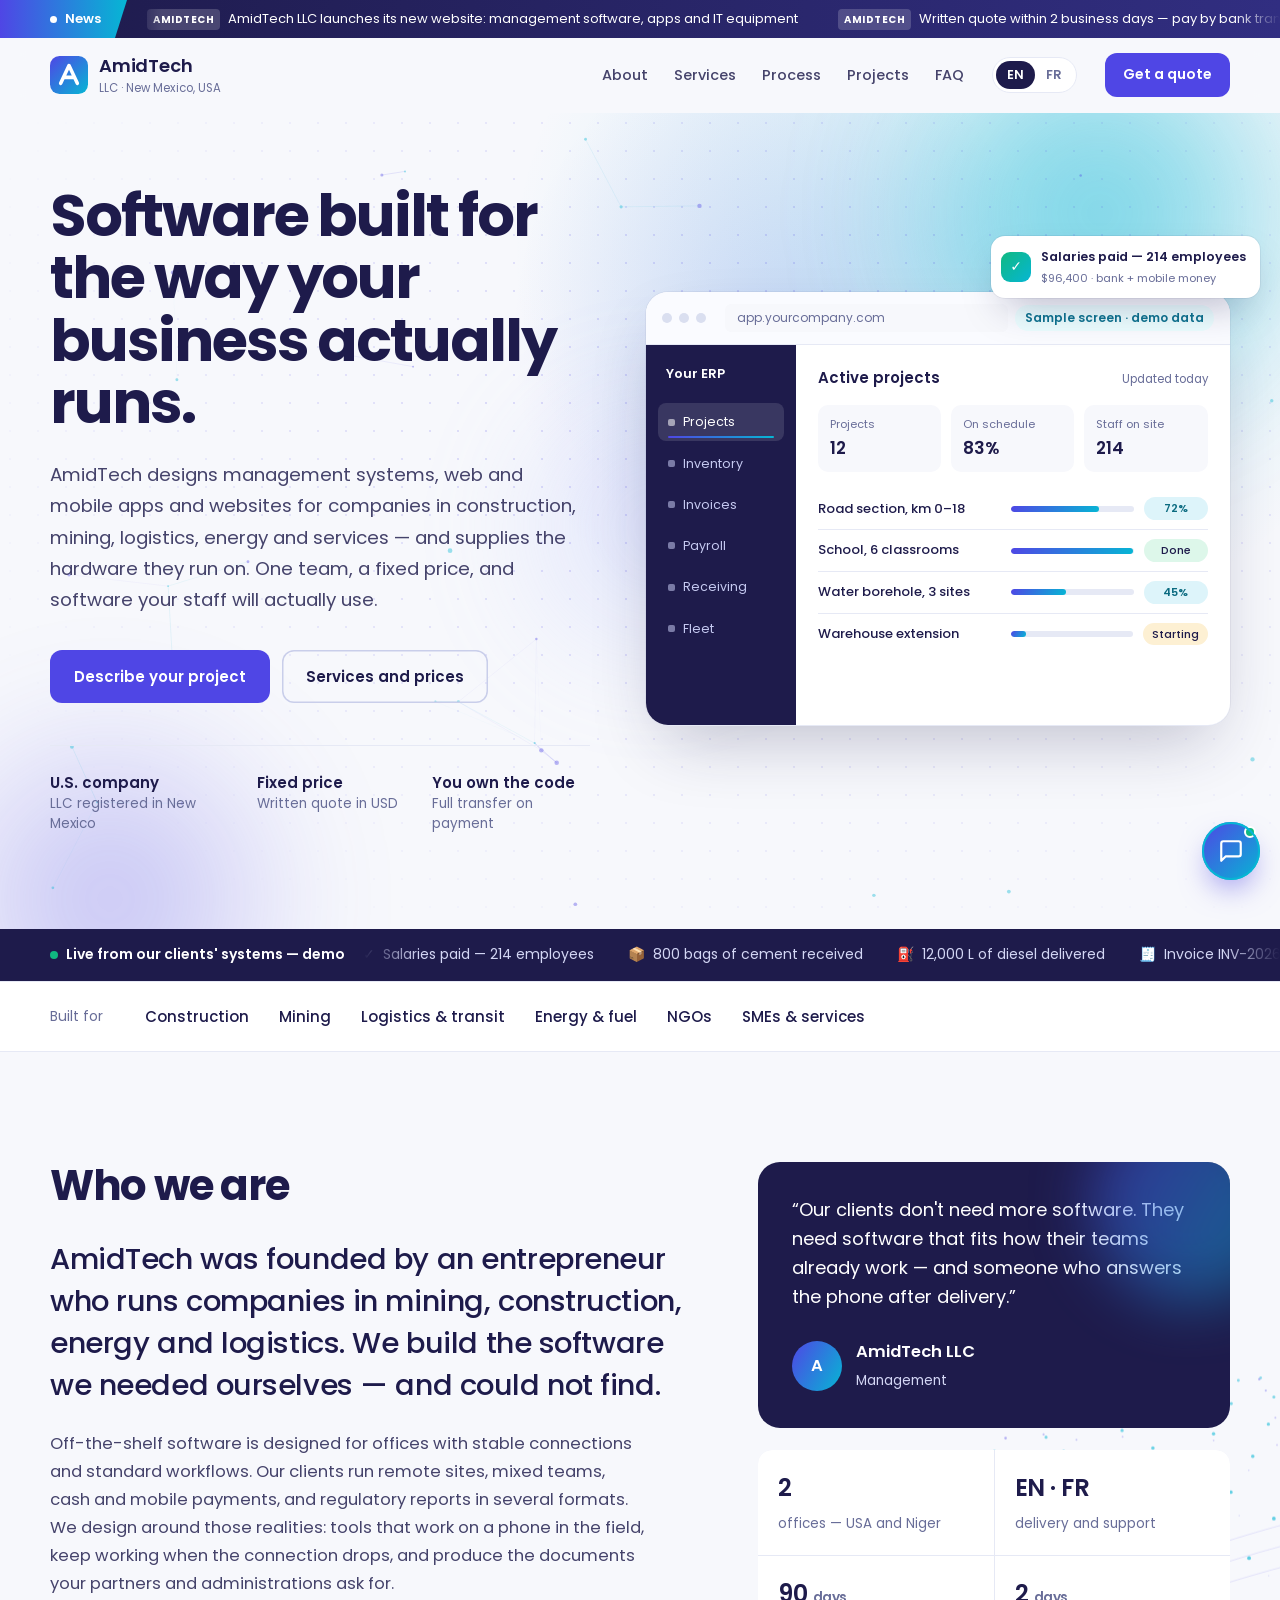
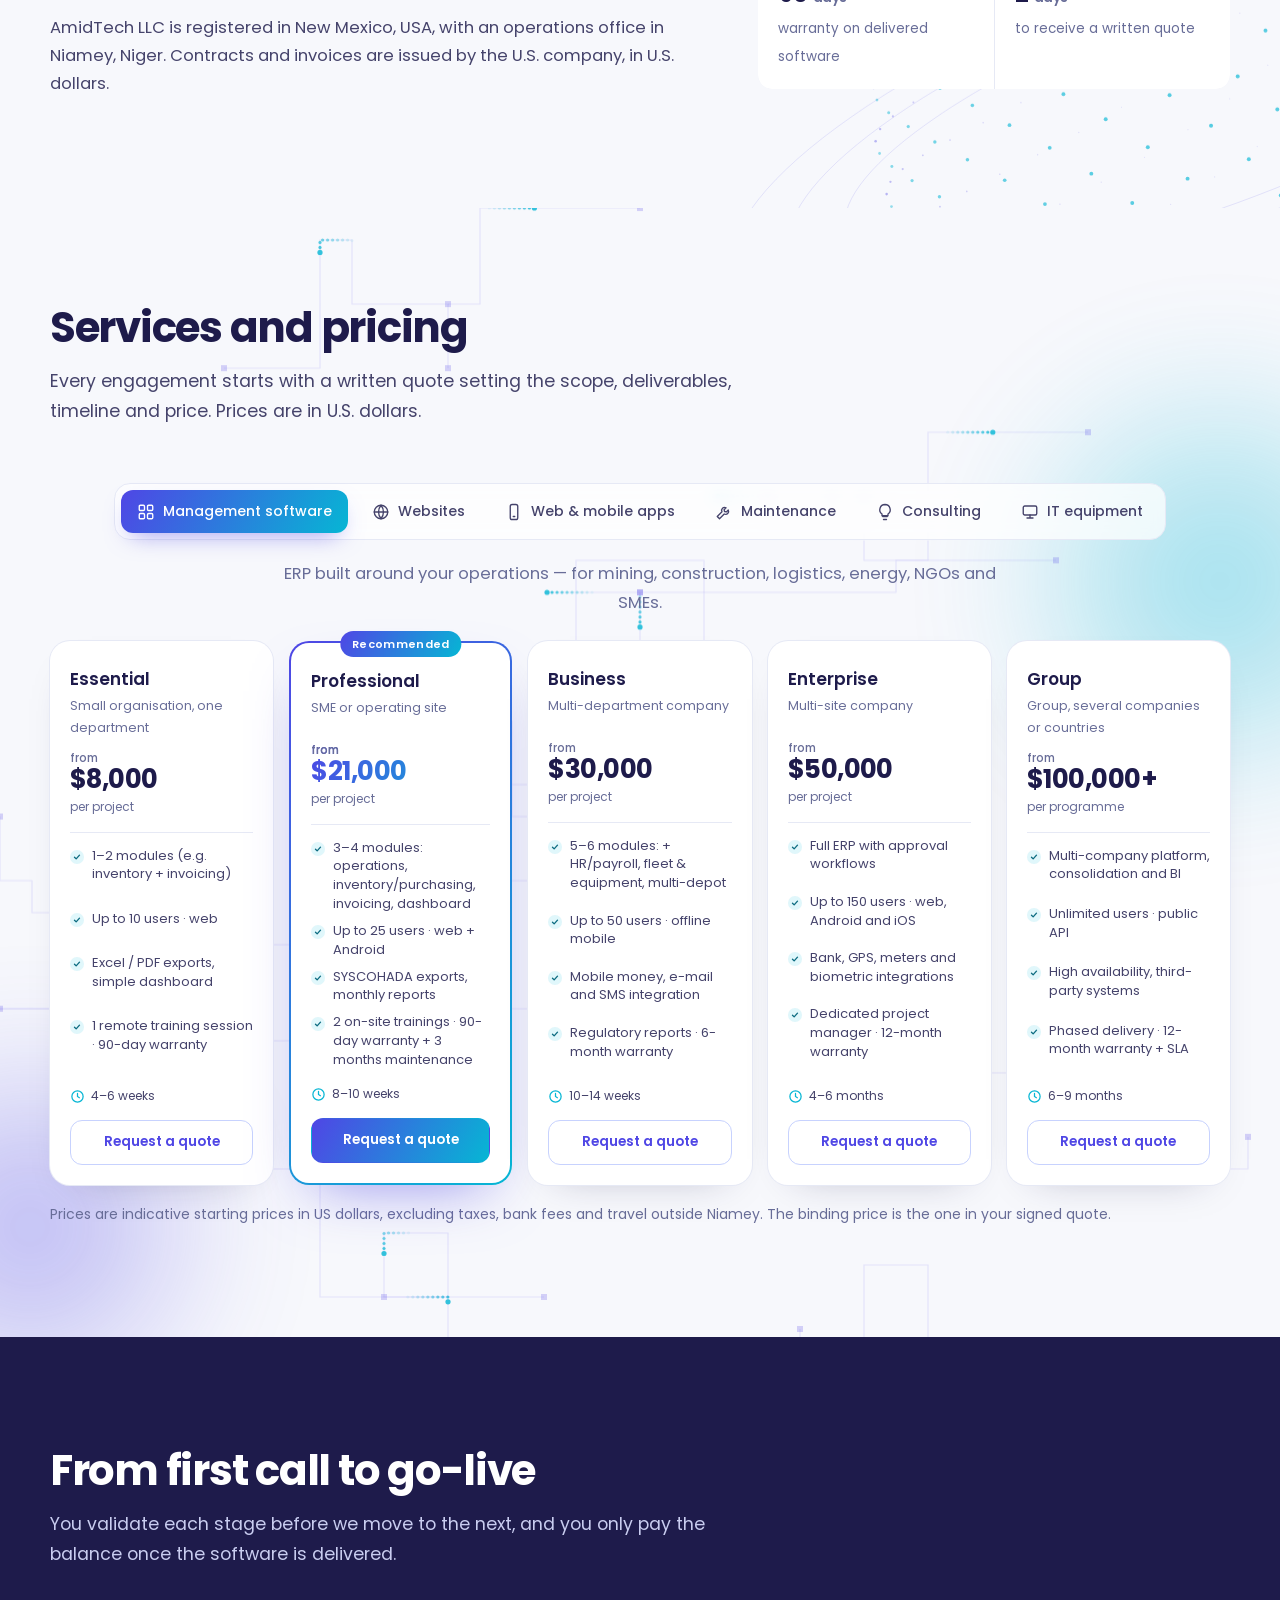
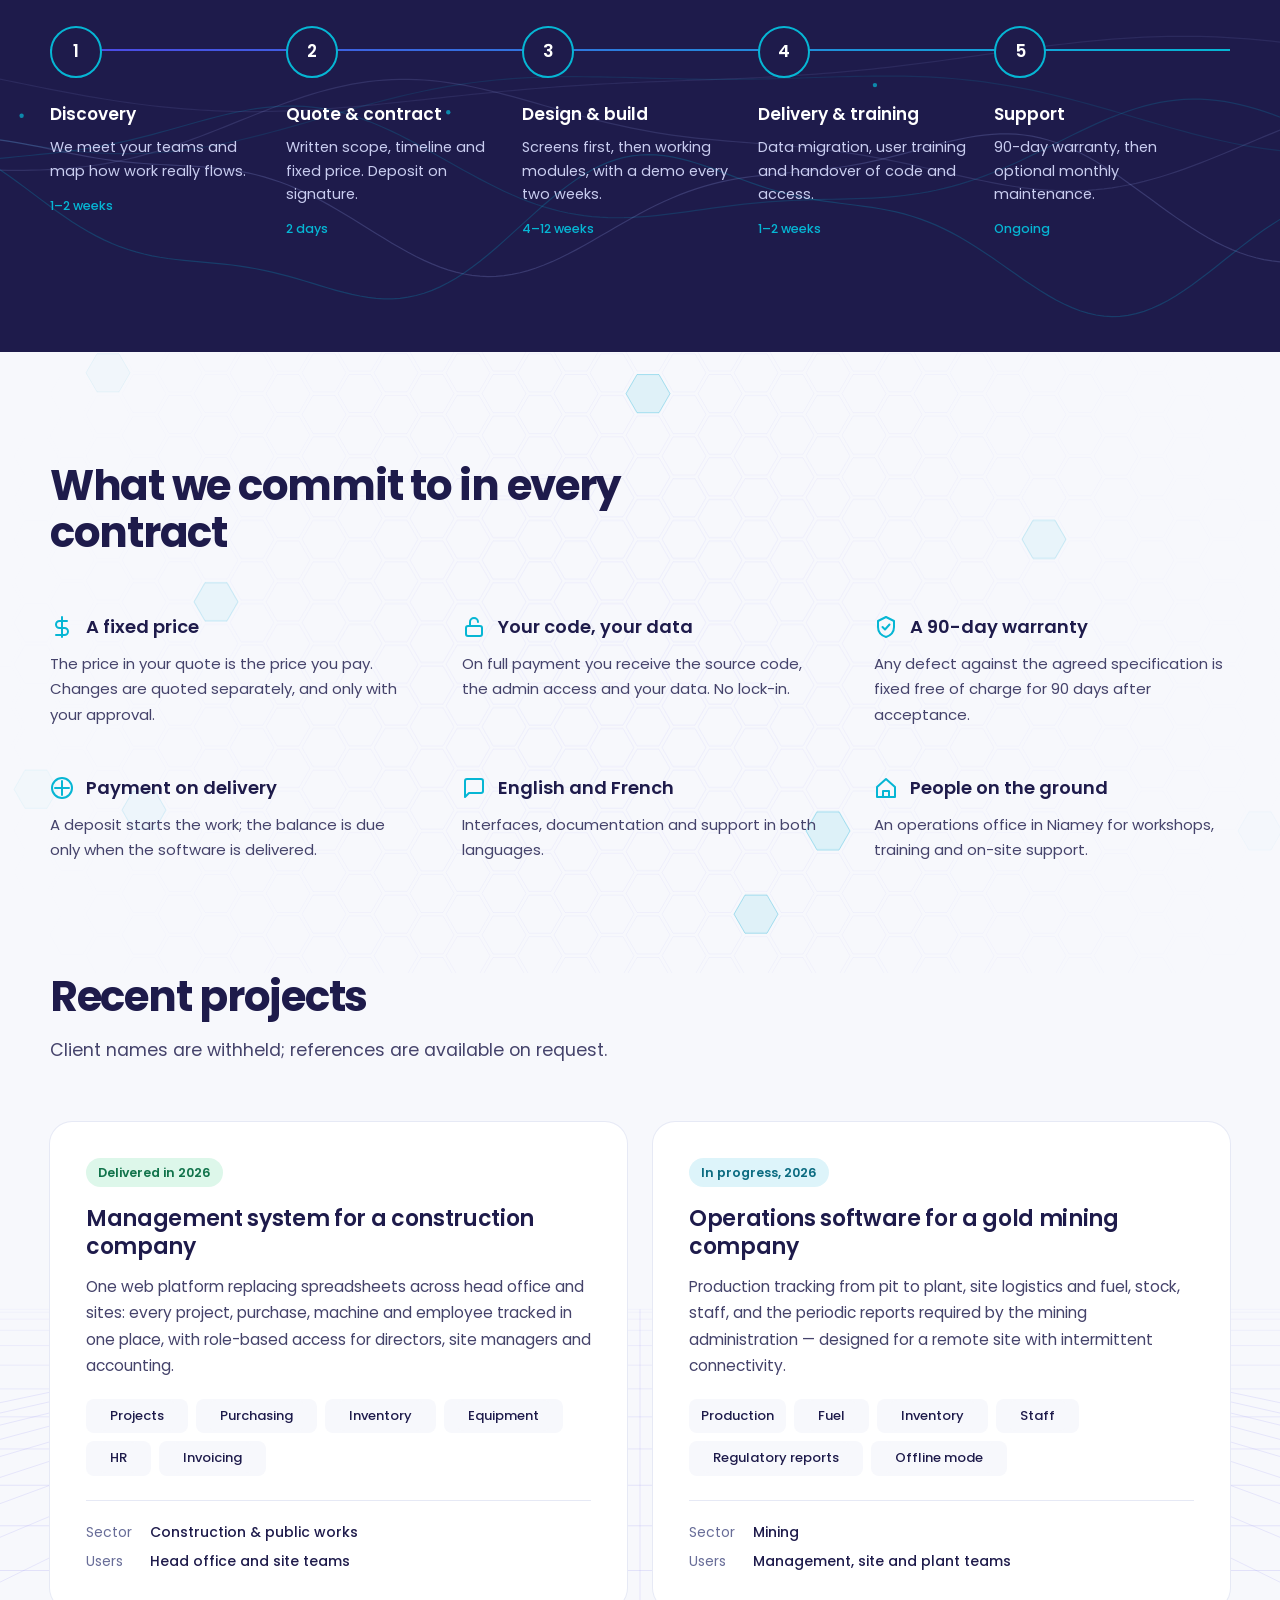
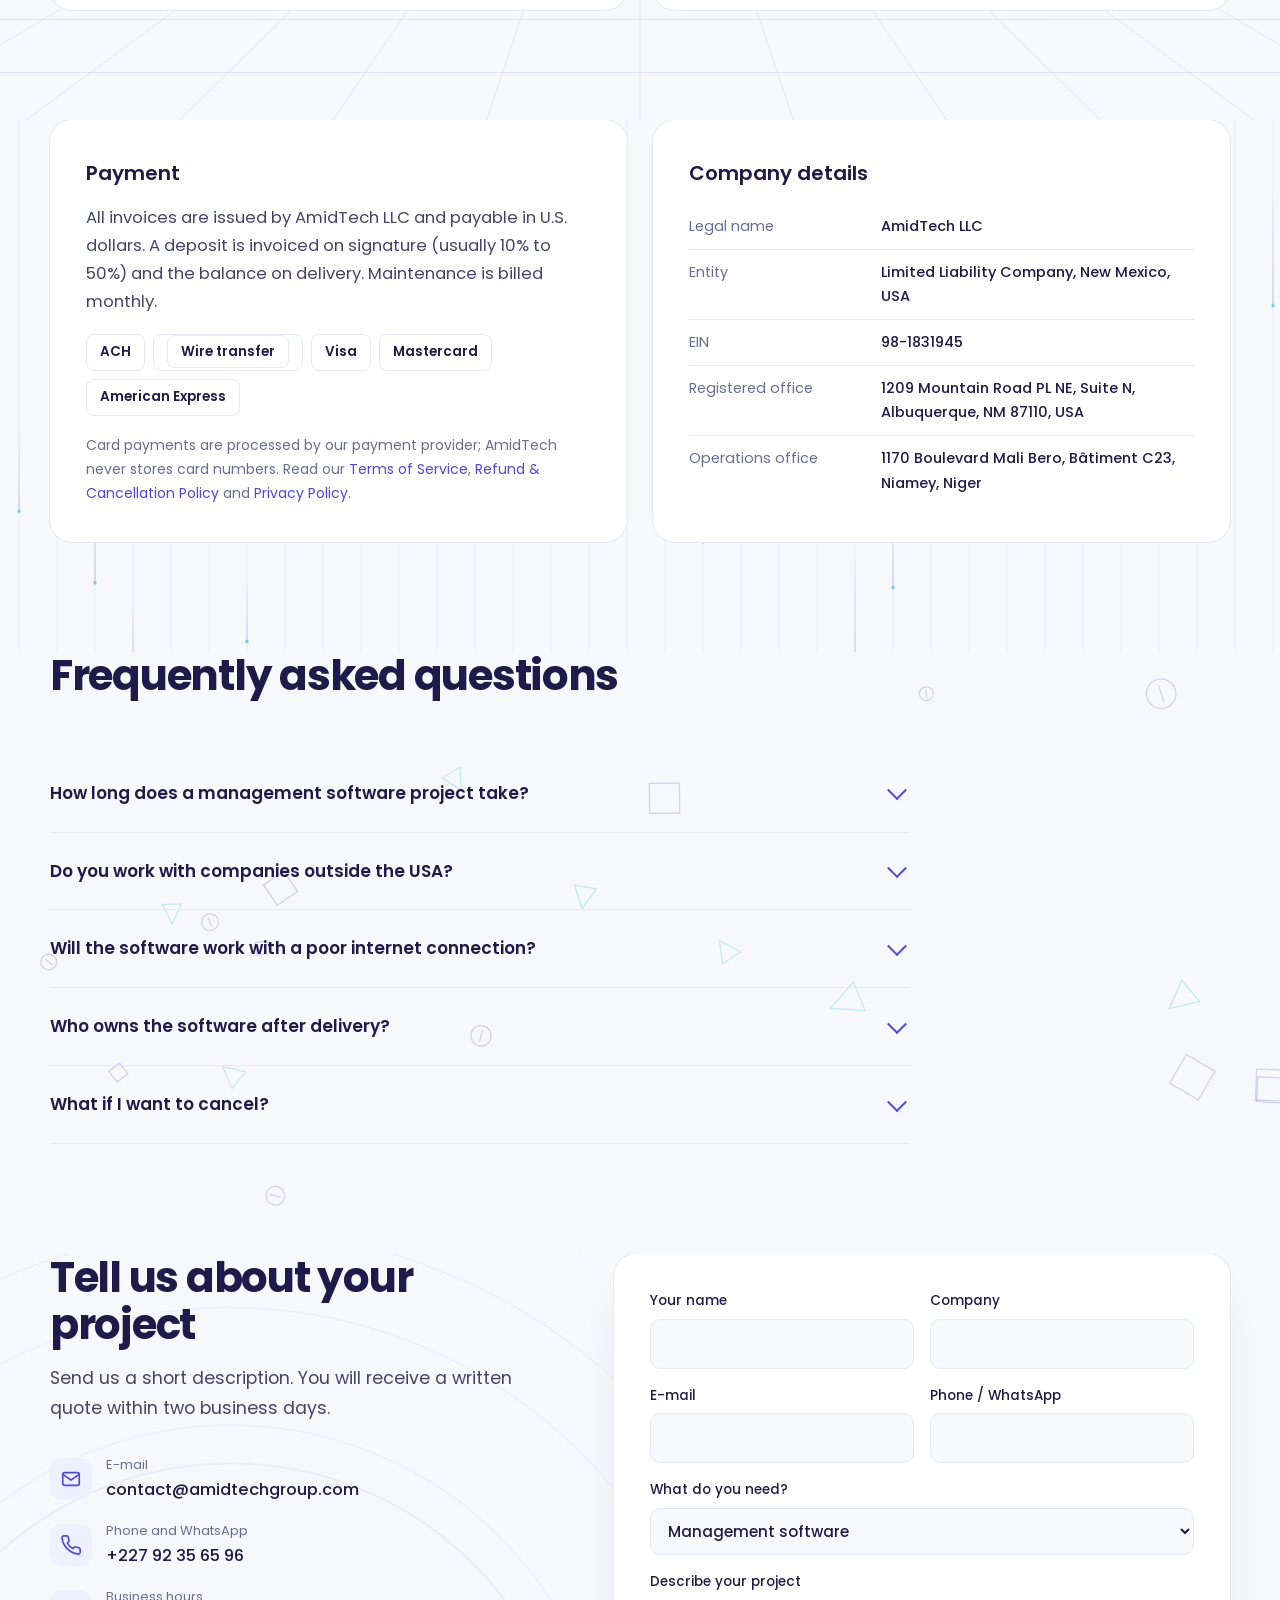
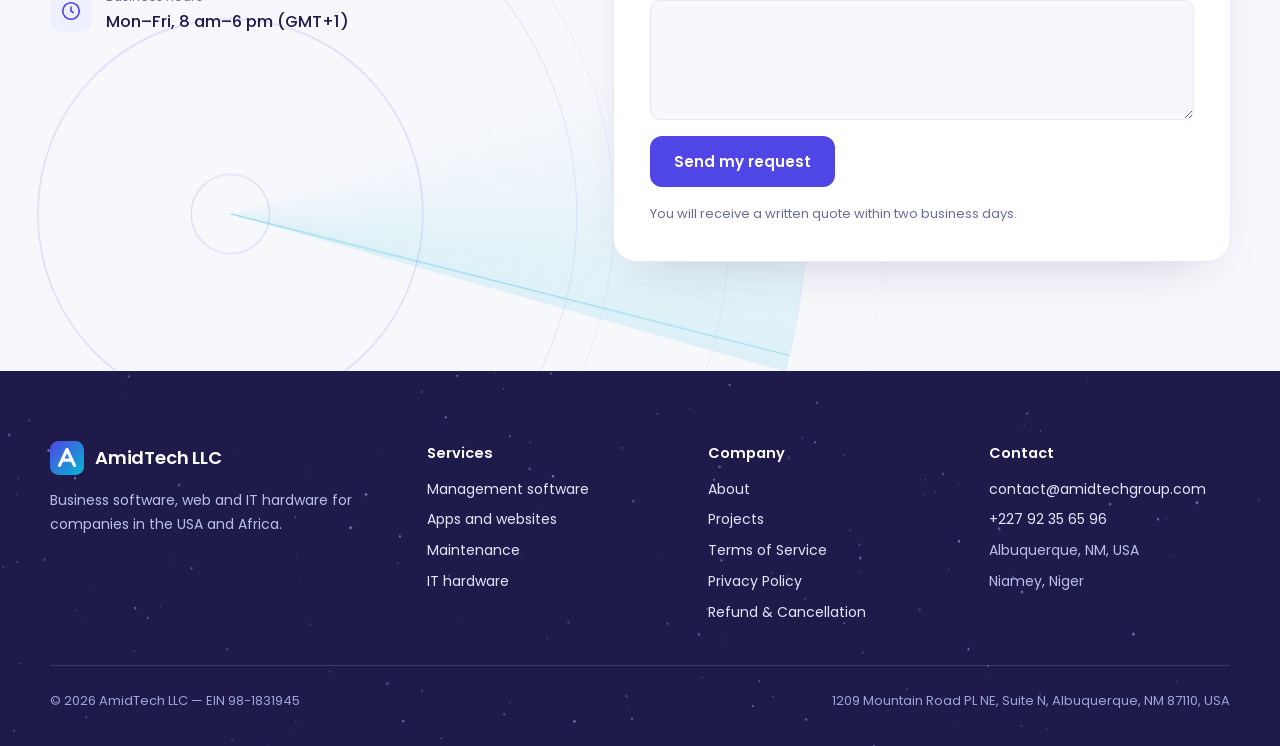
<file: en.html>
<!DOCTYPE html>
<!-- Generated by scripts/build_site.py from src/index.html — do not edit this file. -->
<html lang="en" data-lang="en">
<head>
<meta charset="UTF-8">
<meta name="viewport" content="width=device-width, initial-scale=1.0">
<title>AmidTech LLC — Business software, web &amp; IT services</title>
<meta name="description" content="AmidTech LLC (New Mexico, USA) builds custom management software, web and mobile apps and websites, and supplies IT hardware. Fixed-price quotes in USD.">
<meta name="robots" content="index, follow">
<meta name="theme-color" content="#4F46E5">
<meta property="og:type" content="website">
<meta property="og:url" content="https://www.amidtechgroup.com/en">
<meta property="og:site_name" content="AmidTech LLC">
<meta property="og:title" content="AmidTech LLC — Software built for the way your business runs">
<meta property="og:description" content="Custom management software, web &amp; mobile apps, websites, maintenance, IT consulting and hardware supply. Fixed-price quotes in USD.">
<meta property="og:locale" content="en_US">
<meta property="og:image" content="https://www.amidtechgroup.com/og-image.png">
<meta property="og:image:width" content="1200">
<meta property="og:image:height" content="630">
<meta name="twitter:card" content="summary_large_image">
<meta name="twitter:title" content="AmidTech LLC — Software built for the way your business runs">
<meta name="twitter:description" content="Custom management software, web &amp; mobile apps, websites, maintenance, IT consulting and hardware supply. Fixed-price quotes in USD.">
<meta name="twitter:image" content="https://www.amidtechgroup.com/og-image.png">
<link rel="canonical" href="https://www.amidtechgroup.com/en">
<link rel="alternate" hreflang="fr" href="https://www.amidtechgroup.com/">
<link rel="alternate" hreflang="en" href="https://www.amidtechgroup.com/en">
<link rel="alternate" hreflang="x-default" href="https://www.amidtechgroup.com/">
<link rel="manifest" href="/manifest.json">
<link rel="icon" href="data:image/svg+xml,%3Csvg xmlns='http://www.w3.org/2000/svg' viewBox='0 0 64 64'%3E%3Cdefs%3E%3ClinearGradient id='g' x1='0' y1='0' x2='1' y2='1'%3E%3Cstop offset='0' stop-color='%234F46E5'/%3E%3Cstop offset='1' stop-color='%2306B6D4'/%3E%3C/linearGradient%3E%3C/defs%3E%3Crect width='64' height='64' rx='16' fill='url(%23g)'/%3E%3Cpath d='M18 46 L32 16 L46 46 M24 36 H40' stroke='white' stroke-width='6' fill='none' stroke-linecap='round' stroke-linejoin='round'/%3E%3C/svg%3E">
<link rel="preconnect" href="https://fonts.googleapis.com">
<link rel="preconnect" href="https://fonts.gstatic.com" crossorigin>
<link href="https://fonts.googleapis.com/css2?family=Poppins:wght@300;400;500;600;700&display=swap" rel="stylesheet">
<script type="application/ld+json">
{"@context":"https://schema.org","@type":"Organization","name":"AmidTech LLC","url":"https://www.amidtechgroup.com","email":"contact@amidtechgroup.com","telephone":"+227 92 35 65 96","taxID":"98-1831945","address":[{"@type":"PostalAddress","streetAddress":"1209 Mountain Road PL NE, Suite N","addressLocality":"Albuquerque","addressRegion":"NM","postalCode":"87110","addressCountry":"US"},{"@type":"PostalAddress","streetAddress":"1170 Boulevard Mali Bero, Bâtiment C23","addressLocality":"Niamey","addressCountry":"NE"}]}
</script>
<script type="application/ld+json">
{"@context":"https://schema.org","@type":"FAQPage","inLanguage":"en","mainEntity":[{"@type":"Question","name":"How long does a management software project take?","acceptedAnswer":{"@type":"Answer","text":"Most projects take 6 to 14 weeks from signature to go-live, depending on the number of modules and the data to migrate. The timeline is fixed in your quote."}},{"@type":"Question","name":"Do you work with companies outside the USA?","acceptedAnswer":{"@type":"Answer","text":"Yes. Most of our clients operate in West Africa. Contracts are signed with AmidTech LLC and paid by international wire or card, in U.S. dollars."}},{"@type":"Question","name":"Will the software work with a poor internet connection?","acceptedAnswer":{"@type":"Answer","text":"Yes, when needed. Field modules can record data offline and synchronize automatically once the connection returns."}},{"@type":"Question","name":"Who owns the software after delivery?","acceptedAnswer":{"@type":"Answer","text":"You do. Once the project is paid in full, the source code and data are yours, and we hand over every access."}},{"@type":"Question","name":"What if I want to cancel?","acceptedAnswer":{"@type":"Answer","text":"If you cancel within 7 days of paying the deposit and before work starts, the deposit is refunded in full. Other cases are set out in our Refund & Cancellation Policy."}}]}
</script>
<style>
:root{
  --ink:#1E1B4B;--txt:#45436B;--mut:#686D98;
  --ind:#4F46E5;--ind2:#4338CA;--cy:#06B6D4;--sun:#F5B83D;
  --paper:#F7F8FC;--white:#FFFFFF;--mist:#E6E9F5;--lav:#EEF0FF;
  --grad:linear-gradient(120deg,#4F46E5 0%,#06B6D4 100%);
  --r-lg:22px;--r-md:14px;--r-sm:8px;
}
*{box-sizing:border-box;margin:0;padding:0}
html{scroll-behavior:smooth;-webkit-text-size-adjust:100%}
body{font-family:Poppins,system-ui,sans-serif;color:var(--txt);background:var(--paper);font-size:16.5px;line-height:1.7;font-weight:400}
img,svg{display:block}
a{color:var(--ind);text-decoration:none}
:focus-visible{outline:3px solid var(--cy);outline-offset:3px;border-radius:6px}
.wrap{width:min(1180px,100% - 44px);margin-inline:auto}
body.fr .en,body:not(.fr) .fr{display:none!important}
.skip{position:absolute;left:-999px}.skip:focus{left:12px;top:12px;background:#fff;padding:8px 14px;z-index:99}

/* header */
header{position:sticky;top:0;z-index:40;background:rgba(247,248,252,.86);backdrop-filter:saturate(1.4) blur(12px);border-bottom:1px solid transparent;transition:border-color .2s}
header.sc{border-color:var(--mist)}
.nav{display:flex;align-items:center;gap:28px;height:74px}
.brand{display:flex;align-items:center;gap:11px;color:var(--ink);font-weight:600;font-size:18px;letter-spacing:-.01em}
.brand svg{width:38px;height:38px}
.brand small{display:block;font-size:11.5px;font-weight:400;color:var(--mut);letter-spacing:0;margin-top:-3px}
.menu{display:flex;gap:26px;margin-left:auto;font-size:14.5px;font-weight:500}
.menu a{color:var(--txt)}.menu a:hover{color:var(--ind)}
.lang{display:flex;background:var(--white);border:1px solid var(--mist);border-radius:999px;padding:3px}
.lang button{border:0;background:none;padding:5px 11px;border-radius:999px;font:600 12.5px Poppins,sans-serif;color:var(--mut);cursor:pointer}
.lang button[aria-pressed=true]{background:var(--ink);color:#fff}
.btn{display:inline-flex;align-items:center;justify-content:center;gap:8px;padding:14px 24px;border-radius:12px;font-weight:600;font-size:15px;border:0;cursor:pointer;font-family:inherit;transition:background .2s,transform .2s}
.btn-p{background:var(--ind);color:#fff}.btn-p:hover{background:var(--ind2)}
.btn-g{background:transparent;color:var(--ink);box-shadow:inset 0 0 0 1.5px #C9CEEA}.btn-g:hover{box-shadow:inset 0 0 0 1.5px var(--ind);color:var(--ind)}
.nav .btn{padding:10px 18px;font-size:14px}

/* hero */
.hero{position:relative;padding:72px 0 96px;overflow:hidden}
.hero::before{content:"";position:absolute;inset:-30% -10% auto 40%;height:780px;background:radial-gradient(closest-side,rgba(6,182,212,.18),transparent),radial-gradient(closest-side at 30% 60%,rgba(79,70,229,.16),transparent);z-index:-1}
.hgrid{display:grid;grid-template-columns:1fr 1.08fr;gap:56px;align-items:center}
h1{font-size:clamp(36px,4.6vw,60px);line-height:1.06;letter-spacing:-.035em;color:var(--ink);font-weight:700}
.hero p.lead{font-size:18.5px;margin:24px 0 34px;max-width:33em;color:var(--txt)}
.hero .acts{display:flex;gap:12px;flex-wrap:wrap}
.proof{display:grid;grid-template-columns:repeat(3,auto);justify-content:start;gap:34px;margin-top:42px;padding-top:26px;border-top:1px solid var(--mist);flex-wrap:wrap}
.proof div{font-size:13.5px;color:var(--mut);line-height:1.45}
.proof strong{display:block;color:var(--ink);font-size:15px;font-weight:600}

/* app mockup */
.app{background:var(--white);border-radius:var(--r-lg);box-shadow:0 1px 0 var(--mist),0 30px 70px -20px rgba(30,27,75,.28),0 0 0 1px rgba(30,27,75,.05);overflow:hidden;font-size:13px}
.app-bar{display:flex;align-items:center;gap:7px;padding:12px 16px;border-bottom:1px solid var(--mist);background:#FAFBFF}
.app-bar i{width:10px;height:10px;border-radius:50%;background:#DADFF0}
.app-bar em.demo span{margin:0;background:none;padding:0;flex:none;color:inherit;border-radius:0}
@media (max-width:620px){.app-bar>span{display:none}.app-bar em.demo{margin-left:auto}}
.app-bar em.demo{font-style:normal;font-size:11px;font-weight:600;color:#0E7490;background:#ECFEFF;border-radius:999px;padding:3px 10px;white-space:nowrap}
.app-bar span{margin-left:12px;flex:1;background:var(--paper);border-radius:6px;padding:4px 12px;color:var(--mut);font-size:12px}
.app-body{display:grid;grid-template-columns:150px 1fr;min-height:380px}
.side{background:var(--ink);color:#C7CBF2;padding:18px 12px;display:flex;flex-direction:column;gap:4px}
.side b{color:#fff;font-weight:600;font-size:13px;padding:0 8px 14px}
.side button{all:unset;cursor:pointer;padding:8px 10px;border-radius:8px;font-size:12.5px;display:flex;gap:8px;align-items:center}
.side button:focus-visible{outline:2px solid var(--cy)}
.side button[aria-selected=true]{background:rgba(255,255,255,.12);color:#fff}
.side button::before{content:"";width:7px;height:7px;border-radius:2px;background:currentColor;opacity:.55}
.main{padding:20px 22px}
.main h4{color:var(--ink);font-size:15px;font-weight:600;display:flex;justify-content:space-between;align-items:baseline}
.main h4 small{font-size:11.5px;color:var(--mut);font-weight:400}
.kpis{display:grid;grid-template-columns:repeat(3,1fr);gap:10px;margin:14px 0 16px}
.kpis div{background:var(--paper);border-radius:10px;padding:10px 12px}
.kpis em{font-style:normal;font-size:11px;color:var(--mut);display:block}
.kpis strong{color:var(--ink);font-size:17px;font-weight:600}
.rows div{display:grid;grid-template-columns:1.5fr 1fr minmax(64px,auto);gap:10px;align-items:center;padding:9px 0;border-bottom:1px solid var(--mist)}
.rows div:last-child{border:0}
.rows span:first-child{color:var(--ink);font-weight:500}
.bar{height:6px;background:var(--mist);border-radius:4px;overflow:hidden}
.bar i{display:block;height:100%;background:var(--grad);border-radius:4px;width:var(--w);transform-origin:left;animation:grow 1.1s cubic-bezier(.2,.7,.2,1) both}
@keyframes grow{from{transform:scaleX(0)}}
.chip{font-size:11px;font-weight:600;border-radius:999px;padding:2px 9px;text-align:center}
.c-ok{background:#DDF7EA;color:#11734B}.c-run{background:#DDF4FA;color:#0B6B80}.c-wait{background:#FDF0D3;color:#8A5A07}
.pane[hidden]{display:none}

/* sectors */
.sectors{border-block:1px solid var(--mist);background:var(--white)}
.sectors .wrap{display:flex;align-items:center;gap:36px;padding:22px 0;flex-wrap:wrap}
.sectors p{font-size:14px;color:var(--mut);margin-right:6px}
.sectors ul{display:flex;gap:30px;list-style:none;flex-wrap:wrap;color:var(--ink);font-weight:500;font-size:15px}

/* generic section */
.sec{padding:110px 0}
.sec-h{max-width:720px;margin-bottom:56px}
h2{font-size:clamp(28px,3.4vw,42px);line-height:1.12;letter-spacing:-.03em;color:var(--ink);font-weight:700}
.sec-h p{margin-top:16px;font-size:17.5px;color:var(--txt)}

/* about */
.about{display:grid;grid-template-columns:1.15fr .85fr;gap:70px;align-items:start}
.about .big{font-size:clamp(22px,2.3vw,29px);line-height:1.45;color:var(--ink);font-weight:500;letter-spacing:-.015em}
.about .big + p{margin-top:24px;max-width:36em}
.about p + p{margin-top:16px}
.founder{background:var(--ink);color:#D4D7F5;border-radius:var(--r-lg);padding:34px;position:relative;overflow:hidden}
.founder::after{content:"";position:absolute;right:-60px;top:-60px;width:200px;height:200px;border-radius:50%;background:var(--grad);opacity:.5;filter:blur(30px)}
.founder blockquote{font-size:18px;line-height:1.6;color:#fff;font-weight:400;position:relative}
.founder .who{display:flex;gap:14px;align-items:center;margin-top:26px;position:relative}
.founder .av{width:50px;height:50px;border-radius:50%;background:var(--grad);display:grid;place-items:center;color:#fff;font-weight:600}
.founder .who strong{color:#fff;display:block;font-weight:600}
.founder .who span{font-size:13.5px}
.facts{display:grid;grid-template-columns:1fr 1fr;gap:1px;background:var(--mist);border-radius:var(--r-md);overflow:hidden;margin-top:22px}
.facts div{background:var(--white);padding:18px 20px}
.facts strong{display:block;font-size:24px;color:var(--ink);font-weight:600;letter-spacing:-.02em}
.facts span{font-size:13.5px;color:var(--mut)}

/* services list */
.svc{background:var(--white);border-radius:var(--r-lg);box-shadow:0 0 0 1px var(--mist)}
.svc-row{display:grid;grid-template-columns:64px 1.1fr 1.4fr 170px;gap:28px;padding:30px 34px;border-bottom:1px solid var(--mist);align-items:start}
.svc-row:last-child{border:0}
.svc-ic{width:52px;height:52px;border-radius:14px;background:var(--lav);display:grid;place-items:center}
.svc-ic svg{width:26px;height:26px;stroke:var(--ind);fill:none;stroke-width:1.8;stroke-linecap:round;stroke-linejoin:round}
.svc-row h3{color:var(--ink);font-size:19px;font-weight:600;letter-spacing:-.01em;line-height:1.35}
.svc-row h3 + p{font-size:14.5px;margin-top:6px;color:var(--mut)}
.svc-row ul{list-style:none;font-size:14.5px;display:grid;gap:6px}
.svc-row li{padding-left:20px;position:relative}
.svc-row li::before{content:"";position:absolute;left:0;top:.62em;width:9px;height:9px;border-radius:3px;background:var(--grad)}
.svc-row .pr{text-align:right}
.svc-row .pr strong{display:block;color:var(--ink);font-size:21px;font-weight:600;letter-spacing:-.02em}
.svc-row .pr span{font-size:13px;color:var(--mut)}
.svc-note{font-size:14px;color:var(--mut);margin-top:18px}

/* process */
.dark{background:var(--ink);color:#C9CDF0}
.dark h2{color:#fff}.dark .sec-h p{color:#C9CDF0}
.steps{display:grid;grid-template-columns:repeat(5,1fr);gap:0;list-style:none;counter-reset:st;position:relative}
.steps::before{content:"";position:absolute;left:0;right:0;top:23px;height:2px;background:linear-gradient(90deg,#4F46E5,#06B6D4)}
.steps li{position:relative;padding-right:24px;counter-increment:st}
.steps li::before{content:counter(st);display:grid;place-items:center;width:48px;height:48px;border-radius:50%;background:var(--ink);border:2px solid var(--cy);color:#fff;font-weight:600;font-size:17px;position:relative;margin-bottom:22px}
.steps h3{color:#fff;font-size:17px;font-weight:600;margin-bottom:8px}
.steps p{font-size:14.5px;line-height:1.6}
.steps em{display:inline-block;margin-top:12px;font-style:normal;font-size:12.5px;color:var(--cy);font-weight:500}

/* commitments */
.commit{display:grid;grid-template-columns:repeat(3,1fr);gap:46px 56px}
.commit h3{color:var(--ink);font-size:18px;font-weight:600;margin-bottom:8px;display:flex;gap:12px;align-items:center}
.commit h3 svg{width:24px;height:24px;stroke:var(--cy);fill:none;stroke-width:2;stroke-linecap:round;stroke-linejoin:round;flex:none}
.commit p{font-size:15px}

/* cases */
.cases{display:grid;grid-template-columns:1fr 1fr;gap:26px}
.case{background:var(--white);border-radius:var(--r-lg);padding:36px;box-shadow:0 0 0 1px var(--mist)}
.case .st{display:inline-block;font-size:12.5px;font-weight:600;padding:4px 12px;border-radius:999px;margin-bottom:18px}
.case h3{color:var(--ink);font-size:22px;font-weight:600;letter-spacing:-.015em;line-height:1.3}
.case > p{margin:12px 0 20px;font-size:15.5px}
.mods{display:flex;flex-wrap:wrap;gap:8px}
.mods span{background:var(--paper);border-radius:8px;padding:6px 12px;font-size:13px;color:var(--ink);font-weight:500}
.case dl{display:grid;grid-template-columns:auto 1fr;gap:6px 18px;margin-top:24px;padding-top:20px;border-top:1px solid var(--mist);font-size:14px}
.case dt{color:var(--mut)}.case dd{color:var(--ink);font-weight:500}

/* pay + company */
.split{display:grid;grid-template-columns:1fr 1fr;gap:26px}
.panel{background:var(--white);border-radius:var(--r-lg);padding:36px;box-shadow:0 0 0 1px var(--mist)}
.panel h3{color:var(--ink);font-size:20px;font-weight:600;margin-bottom:14px}
.pay{display:flex;gap:8px;flex-wrap:wrap;margin:18px 0}
.pay span{border:1px solid var(--mist);border-radius:8px;padding:6px 13px;font-size:13.5px;font-weight:600;color:var(--ink)}
.panel .small{font-size:14px;color:var(--mut)}
.kv{width:100%;border-collapse:collapse;font-size:14.5px}
.kv th{text-align:left;font-weight:400;color:var(--mut);padding:10px 16px 10px 0;width:38%;vertical-align:top;border-bottom:1px solid var(--mist)}
.kv td{color:var(--ink);font-weight:500;padding:10px 0;border-bottom:1px solid var(--mist)}
.kv tr:last-child th,.kv tr:last-child td{border:0}

/* faq */
.faq{max-width:860px}
.faq details{border-bottom:1px solid var(--mist);padding:6px 0}
.faq summary{list-style:none;cursor:pointer;padding:18px 40px 18px 0;color:var(--ink);font-weight:600;font-size:17px;position:relative}
.faq summary::-webkit-details-marker{display:none}
.faq summary::after{content:"";position:absolute;right:6px;top:50%;width:12px;height:12px;border-right:2px solid var(--ind);border-bottom:2px solid var(--ind);transform:translateY(-70%) rotate(45deg);transition:transform .25s}
.faq details[open] summary::after{transform:translateY(-30%) rotate(-135deg)}
.faq details p{padding:0 0 20px;font-size:15.5px;max-width:44em}

/* contact */
.contact{display:grid;grid-template-columns:.9fr 1.1fr;gap:60px;align-items:start}
.contact .direct{margin-top:30px;display:grid;gap:16px}
.contact .direct a,.contact .direct div{display:flex;gap:14px;align-items:center;color:var(--ink);font-weight:500}
.contact .direct svg{width:42px;height:42px;padding:10px;border-radius:12px;background:var(--lav);stroke:var(--ind);fill:none;stroke-width:1.8;flex:none}
.contact .direct small{display:block;color:var(--mut);font-weight:400;font-size:13px}
form{background:var(--white);border-radius:var(--r-lg);padding:36px;box-shadow:0 0 0 1px var(--mist),0 24px 50px -30px rgba(30,27,75,.25);display:grid;gap:16px;grid-template-columns:1fr 1fr}
form .full{grid-column:1/-1}
label{font-size:13.5px;font-weight:500;color:var(--ink);display:grid;gap:6px}
input,select,textarea{font:inherit;font-size:15px;color:var(--ink);background:var(--paper);border:1.5px solid var(--mist);border-radius:10px;padding:11px 13px;width:100%}
input:focus,select:focus,textarea:focus{outline:none;border-color:var(--ind);background:#fff}
textarea{min-height:120px;resize:vertical}
.form-note{font-size:13px;color:var(--mut)}
#sent,#sentok{display:none;color:#11734B;font-weight:500;font-size:14px}

footer{background:var(--ink);color:#B9BEEA;padding:70px 0 34px;font-size:14px}
footer a{color:#E3E6FF}
.fgrid{display:grid;grid-template-columns:1.4fr 1fr 1fr 1fr;gap:40px;padding-bottom:40px;border-bottom:1px solid rgba(201,205,240,.16)}
footer h4{color:#fff;font-size:14.5px;font-weight:600;margin-bottom:12px}
footer ul{list-style:none;display:grid;gap:7px}
footer .brand{color:#fff;margin-bottom:14px}
.legal{display:flex;justify-content:space-between;gap:20px;flex-wrap:wrap;padding-top:24px;font-size:13px;color:#9EA4D8}

@media (max-width:1000px){
  .hgrid,.about,.contact{grid-template-columns:1fr;gap:48px}
  .svc-row{grid-template-columns:52px 1fr;gap:16px 20px}
  .svc-row ul,.svc-row .pr{grid-column:2}
  .svc-row .pr{text-align:left}
  .steps{grid-template-columns:1fr;gap:30px}
  .steps::before{left:23px;right:auto;top:0;bottom:0;width:2px;height:auto}
  .steps li{padding:0 0 0 72px}.steps li::before{position:absolute;left:0;top:0}
  .commit,.cases,.split{grid-template-columns:1fr}
  .fgrid{grid-template-columns:1fr 1fr}
  .menu{display:none}
}
@media (max-width:620px){
  body{font-size:16px}
  .proof{grid-template-columns:1fr;gap:16px}
  .sec{padding:76px 0}
  .hero{padding:44px 0 70px}
  .nav .btn{display:none}
  .app-body{grid-template-columns:1fr}
  .side{flex-direction:row;overflow-x:auto;padding:10px}
  .side b{display:none}
  .kpis strong{font-size:15px}
  .rows div{grid-template-columns:1.2fr .8fr minmax(58px,auto);gap:8px}.chip{padding:2px 7px}
  .svc-row{padding:26px 22px;grid-template-columns:1fr}
  .svc-row ul,.svc-row .pr{grid-column:1}
  form{grid-template-columns:1fr;padding:24px}
  .fgrid{grid-template-columns:1fr}
  .panel,.case{padding:26px}
}
.mtog{display:none;margin-left:auto;border:1px solid #DDE1F3;background:#fff;border-radius:10px;width:42px;height:42px;font-size:20px;line-height:1;color:var(--ind);cursor:pointer}
section[id],main [id]{scroll-margin-top:84px}
@media (max-width:1000px){.mtog{display:block}.lang{margin-left:0}
  .menu.open{display:flex;flex-direction:column;gap:0;position:absolute;top:74px;left:0;right:0;background:#fff;border-bottom:1px solid #DDE1F3;box-shadow:0 18px 30px -18px rgba(30,27,75,.35);padding:8px 24px 16px;margin:0}
  .menu.open a{padding:14px 0;border-bottom:1px solid #EEF0F8;font-size:16px}.menu.open a:last-child{border:0}}

/* ---- animated hero interface ---- */
.stage{position:relative;perspective:1400px}
.stage .app{transform-style:preserve-3d;transition:transform .5s cubic-bezier(.2,.7,.2,1);animation:floaty 7s ease-in-out infinite;will-change:transform}
@keyframes floaty{0%,100%{translate:0 0}50%{translate:0 -8px}}
.pane{animation:paneIn .55s cubic-bezier(.2,.7,.2,1) both}
@keyframes paneIn{from{opacity:0;transform:translateY(10px)}to{opacity:1;transform:none}}
.rows div{animation:rowIn .5s cubic-bezier(.2,.7,.2,1) both}
.rows div:nth-child(2){animation-delay:.07s}.rows div:nth-child(3){animation-delay:.14s}.rows div:nth-child(4){animation-delay:.21s}
@keyframes rowIn{from{opacity:0;transform:translateX(-8px)}to{opacity:1;transform:none}}
.side button{position:relative;overflow:hidden}
.side button .tmr{position:absolute;left:10px;right:10px;bottom:3px;height:2px;border-radius:2px;background:rgba(255,255,255,.12);overflow:hidden;opacity:0}
.side button[aria-selected=true] .tmr{opacity:1}
.side button .tmr i{display:block;height:100%;width:0;background:linear-gradient(90deg,#4F46E5,#06B6D4)}
.stage.run .side button[aria-selected=true] .tmr i{animation:tmr var(--dur,4.8s) linear forwards}
@keyframes tmr{to{width:100%}}
.toasts{position:absolute;inset:0;pointer-events:none}
.toast{position:absolute;display:flex;gap:10px;align-items:center;background:#fff;border-radius:14px;padding:10px 14px 10px 10px;box-shadow:0 18px 40px -14px rgba(30,27,75,.35),0 0 0 1px rgba(30,27,75,.06);font-size:12px;min-width:230px;opacity:0;transform:translateY(12px) scale(.96);transition:opacity .45s,transform .45s cubic-bezier(.2,.7,.2,1)}
.toast.on{opacity:1;transform:none}
.toast strong{display:block;color:var(--ink);font-size:12.5px;font-weight:600}
.toast small{color:var(--mut);font-size:11px}
.toast .ti{width:30px;height:30px;border-radius:9px;display:grid;place-items:center;font-size:14px;font-style:normal;color:#fff;flex:none}
.ti.ok{background:linear-gradient(135deg,#10B981,#06B6D4)}.ti.warn{background:linear-gradient(135deg,#F59E0B,#F97316)}.ti.info{background:linear-gradient(135deg,#4F46E5,#06B6D4)}
.t1{right:-30px;top:-56px}.t2{left:-34px;bottom:58px}.t3{right:-18px;bottom:-24px}
.kpis strong{font-variant-numeric:tabular-nums}
@media (max-width:1000px){.t1{right:8px;top:-58px}.t2{left:8px;bottom:40px}.t3{right:8px;bottom:-28px}}
@media (max-width:620px){.toast{min-width:0;max-width:78%}.t2{display:none}}

/* ---- more animation ---- */
.live{display:inline-flex;align-items:center;gap:6px;color:#0B6B80!important;font-weight:600!important}
.live i{width:7px;height:7px;border-radius:50%;background:#10B981;box-shadow:0 0 0 0 rgba(16,185,129,.6);animation:pulse 1.6s infinite}
@keyframes pulse{70%{box-shadow:0 0 0 8px rgba(16,185,129,0)}100%{box-shadow:0 0 0 0 rgba(16,185,129,0)}}
.spark{width:100%;height:56px;margin:-4px 0 6px;display:block}
.sp-line{stroke-dasharray:420;stroke-dashoffset:420;animation:draw 2.2s cubic-bezier(.2,.7,.2,1) forwards}
.sp-fill{opacity:0;animation:fadeIn 1s .9s forwards}.sp-dot{opacity:0;animation:fadeIn .4s 2s forwards,blink 1.4s 2.4s infinite}
@keyframes draw{to{stroke-dashoffset:0}}@keyframes fadeIn{to{opacity:1}}@keyframes blink{50%{opacity:.35}}
.payrun{background:var(--paper);border-radius:12px;padding:12px 14px;margin-bottom:10px}
.pr-top{display:flex;gap:6px;align-items:baseline;font-size:12px;color:var(--mut)}.pr-top span:first-child{flex:1}
.pr-n{font-size:20px;color:var(--ink);font-variant-numeric:tabular-nums}
.bar.big{height:8px;margin:8px 0}
.pr-flow{display:flex;align-items:center;gap:6px;font-size:16px}
.pr-flow i{flex:1;height:2px;background:linear-gradient(90deg,#4F46E5 50%,transparent 50%);background-size:12px 2px;animation:dash .6s linear infinite}
@keyframes dash{to{background-position:12px 0}}
.dock{position:relative;height:64px;background:var(--paper);border-radius:12px;margin-bottom:10px;overflow:hidden}
.road{position:absolute;left:12px;right:46px;bottom:14px;height:2px;background:repeating-linear-gradient(90deg,#C7CBF2 0 8px,transparent 8px 14px)}
.truck{position:absolute;bottom:12px;left:-34px;font-size:24px;transform:scaleX(-1);animation:drive 6s ease-in-out infinite}
@keyframes drive{0%{left:-34px;opacity:1}45%,62%{left:calc(100% - 78px);opacity:1}72%,100%{left:calc(100% - 78px);opacity:0}}
.depot{position:absolute;right:10px;bottom:10px;font-size:26px}
.crate{position:absolute;bottom:40px;right:18px;font-size:13px;opacity:0;animation:drop 6s infinite}
.crate.c2{animation-delay:.35s;right:30px}.crate.c3{animation-delay:.7s;right:6px}
@keyframes drop{0%,48%{opacity:0;transform:translateY(-14px)}56%{opacity:1;transform:none}85%{opacity:1}100%{opacity:0}}
.map{height:110px;background:var(--paper);border-radius:12px;margin-bottom:10px;overflow:hidden}.map svg{width:100%;height:100%}
.ticker{display:flex;align-items:center;gap:18px;background:var(--ink);color:#D4D7F5;overflow:hidden;font-size:14px}
.tk-lbl{flex:none;display:flex;align-items:center;gap:8px;padding:14px 0 14px max(24px,calc((100vw - 1180px)/2));font-weight:600;color:#fff;white-space:nowrap}
.tk-lbl i{width:8px;height:8px;border-radius:50%;background:#10B981;animation:pulse 1.6s infinite}
.tk-view{overflow:hidden;flex:1;-webkit-mask-image:linear-gradient(90deg,transparent,#000 6%,#000 94%,transparent);mask-image:linear-gradient(90deg,transparent,#000 6%,#000 94%,transparent)}
.tk-track{display:flex;gap:34px;list-style:none;width:max-content;animation:tick 55s linear infinite;padding:14px 0}
.tk-track li{white-space:nowrap;display:flex;gap:8px;align-items:center}.tk-track b{font-weight:400}
.ticker:hover .tk-track{animation-play-state:paused}
@keyframes tick{to{transform:translateX(-50%)}}
@media (max-width:620px){.tk-lbl{display:none}.side button{white-space:nowrap}}

/* ---- animated page backgrounds ---- */
.hero,.bgfx{position:relative;overflow:hidden;isolation:isolate}
.hero>.wrap,.bgfx>.wrap{position:relative;z-index:1}
.bg-anim{position:absolute;inset:0;z-index:0;pointer-events:none;overflow:hidden}
.blob{position:absolute;border-radius:50%;filter:blur(60px);opacity:.55;will-change:transform}
.b1{width:520px;height:520px;background:radial-gradient(circle,#06B6D4,transparent 65%);top:-160px;right:-80px;animation:drift1 18s ease-in-out infinite alternate}
.b2{width:460px;height:460px;background:radial-gradient(circle,#4F46E5,transparent 65%);bottom:-200px;left:-120px;opacity:.35;animation:drift2 22s ease-in-out infinite alternate}
.b3{width:340px;height:340px;background:radial-gradient(circle,#A5B4FC,transparent 65%);top:30%;left:38%;opacity:.4;animation:drift3 26s ease-in-out infinite alternate}
@keyframes drift1{to{transform:translate(-160px,120px) scale(1.15)}}
@keyframes drift2{to{transform:translate(220px,-120px) scale(1.2)}}
@keyframes drift3{0%{transform:translate(0,0)}50%{transform:translate(120px,-80px) scale(.9)}100%{transform:translate(-100px,60px) scale(1.1)}}
.gridfx{position:absolute;inset:-60px;background-image:radial-gradient(rgba(79,70,229,.16) 1px,transparent 1.4px);background-size:28px 28px;
  -webkit-mask-image:radial-gradient(ellipse at 60% 40%,#000 25%,transparent 75%);mask-image:radial-gradient(ellipse at 60% 40%,#000 25%,transparent 75%);animation:gridpan 30s linear infinite}
@keyframes gridpan{to{transform:translate(28px,28px)}}
.net{position:absolute;inset:0;width:100%;height:100%;opacity:.7}
.bgfx{padding-top:96px}
.bgfx .blob{opacity:.42}.bgfx .b1{top:10%;right:-200px}.bgfx .b2{bottom:-120px;left:-200px}
.bgfx .gridfx{-webkit-mask-image:linear-gradient(180deg,transparent,#000 20%,#000 80%,transparent);mask-image:linear-gradient(180deg,transparent,#000 20%,#000 80%,transparent);opacity:.7}
.bgfx .net{opacity:.65}

/* ---- per-section technology backgrounds ---- */
.fxs{position:relative;overflow:hidden;isolation:isolate}
.fxs>.wrap{position:relative;z-index:1}
.fxl{position:absolute;inset:0;z-index:0;pointer-events:none}
.fxl canvas,canvas.fxc{position:absolute;inset:0;width:100%;height:100%}
.bgfx .fxc{opacity:.9}

/* ---- news bar ---- */
.newsbar{display:flex;align-items:center;background:linear-gradient(90deg,#1E1B4B,#312E81);color:#E0E3FF;font-size:13px;height:38px;overflow:hidden;position:relative;z-index:41}
.nb-lbl{flex:none;display:flex;align-items:center;gap:8px;padding:0 16px 0 max(16px,calc((100vw - 1180px)/2));font-weight:600;color:#fff;height:100%;background:linear-gradient(90deg,#4F46E5,#06B6D4);clip-path:polygon(0 0,100% 0,calc(100% - 12px) 100%,0 100%);padding-right:26px}
.nb-lbl i{width:7px;height:7px;border-radius:50%;background:#fff;animation:pulse 1.6s infinite}
.nb-view{flex:1;overflow:hidden;-webkit-mask-image:linear-gradient(90deg,transparent,#000 3%,#000 96%,transparent);mask-image:linear-gradient(90deg,transparent,#000 3%,#000 96%,transparent)}
.nb-track{display:flex;gap:40px;list-style:none;width:max-content;animation:tick var(--nbdur,80s) linear infinite;padding-left:20px}
.newsbar:hover .nb-track{animation-play-state:paused}
.nb-track li{white-space:nowrap;display:flex;align-items:center;gap:8px}
.nb-track a{color:#fff;text-decoration:none}.nb-track a:hover{text-decoration:underline}
.nb-track em{font-style:normal;font-size:11px;color:#A5B4FC}
.nb-track .tag{font-size:10px;font-weight:700;letter-spacing:.5px;text-transform:uppercase;background:rgba(6,182,212,.22);color:#67E8F9;border-radius:4px;padding:2px 6px}
.nb-track .tag.own{background:rgba(255,255,255,.18);color:#fff}
@media (max-width:620px){.nb-lbl span{display:none}.nb-lbl{padding-right:20px}}
/* ---- chat widget ---- */
.cw{position:fixed;right:20px;bottom:20px;z-index:60;font-size:14px}
.cw-btn{width:58px;height:58px;border-radius:50%;border:0;cursor:pointer;background:linear-gradient(135deg,#4F46E5,#06B6D4);box-shadow:0 14px 30px -8px rgba(79,70,229,.6);display:grid;place-items:center;position:relative;transition:transform .2s}
.cw-btn:hover{transform:scale(1.06)}.cw-btn svg{width:26px;height:26px;stroke:#fff;fill:none;stroke-width:2;stroke-linejoin:round}
.cw-btn::after{content:"";position:absolute;inset:0;border-radius:50%;border:2px solid #06B6D4;animation:ring 2.4s infinite}
@keyframes ring{0%{transform:scale(1);opacity:.7}100%{transform:scale(1.6);opacity:0}}
.cw-dot{position:absolute;top:4px;right:4px;width:12px;height:12px;border-radius:50%;background:#10B981;border:2px solid #fff}
.cw-panel{position:absolute;right:0;bottom:74px;width:370px;max-width:calc(100vw - 32px);height:540px;max-height:calc(100vh - 120px);background:#fff;border-radius:20px;box-shadow:0 30px 70px -20px rgba(30,27,75,.45),0 0 0 1px rgba(30,27,75,.06);display:flex;flex-direction:column;overflow:hidden;animation:cwIn .3s cubic-bezier(.2,.7,.2,1)}
.cw-panel[hidden]{display:none}
@keyframes cwIn{from{opacity:0;transform:translateY(14px) scale(.97)}}
.cw-head{display:flex;gap:12px;align-items:center;padding:16px 18px;background:linear-gradient(120deg,#4F46E5,#06B6D4);color:#fff}
.cw-head strong{display:block;font-size:15px}.cw-head small{display:flex;align-items:center;gap:6px;font-size:12px;opacity:.9}
.cw-head small i{width:7px;height:7px;border-radius:50%;background:#A7F3D0}
.cw-av{width:38px;height:38px;border-radius:12px;background:rgba(255,255,255,.2);display:grid;place-items:center;font-weight:700}
.cw-x{margin-left:auto;background:none;border:0;color:#fff;font-size:16px;cursor:pointer}
.cw-msgs{flex:1;overflow-y:auto;padding:16px;display:flex;flex-direction:column;gap:10px;background:#F7F8FC}
.cw-m{max-width:85%;padding:10px 13px;border-radius:14px;line-height:1.5;white-space:pre-wrap;animation:cwIn .25s}
.cw-m.b{background:#fff;color:#1E1B4B;border:1px solid #E6E8F5;border-bottom-left-radius:4px}
.cw-m.u{align-self:flex-end;background:linear-gradient(135deg,#4F46E5,#4338CA);color:#fff;border-bottom-right-radius:4px}
.cw-m a{color:inherit;font-weight:600}
.cw-typing{display:flex;gap:4px;padding:12px 14px}.cw-typing i{width:7px;height:7px;border-radius:50%;background:#A5B4FC;animation:bounce 1s infinite}.cw-typing i:nth-child(2){animation-delay:.15s}.cw-typing i:nth-child(3){animation-delay:.3s}
@keyframes bounce{0%,80%,100%{transform:translateY(0);opacity:.5}40%{transform:translateY(-5px);opacity:1}}
.cw-chips{display:flex;flex-wrap:wrap;gap:6px;padding:8px 14px 0;background:#F7F8FC}
.cw-chips button{border:1px solid #C7D2FE;background:#fff;color:#4F46E5;border-radius:999px;padding:5px 11px;font:500 12px Poppins,sans-serif;cursor:pointer}
.cw-chips button:hover{background:#EEF2FF}
.cw-form{display:flex;gap:8px;padding:12px 14px;background:#F7F8FC;border-top:1px solid #EEF0F8}
.cw-form input{flex:1;border:1px solid #DDE1F3;border-radius:12px;padding:10px 12px;font:14px Poppins,sans-serif;outline:none}
.cw-form input:focus{border-color:#4F46E5}
.cw-form button{width:42px;border:0;border-radius:12px;background:linear-gradient(135deg,#4F46E5,#06B6D4);cursor:pointer;display:grid;place-items:center}
.cw-form button svg{width:18px;height:18px;stroke:#fff;fill:none;stroke-width:2}
.cw-note{font-size:11px;color:#8A8FB5;text-align:center;padding:0 10px 10px;background:#F7F8FC}
@media (max-width:620px){.cw{right:14px;bottom:14px}.cw-panel{height:min(540px,calc(100vh - 110px))}}

/* ---- pricing tiers ---- */
.pt-tabs{display:flex;gap:8px;flex-wrap:wrap;justify-content:center;margin:0 auto 26px;padding:6px;background:rgba(255,255,255,.75);backdrop-filter:blur(8px);border:1px solid var(--mist);border-radius:16px;width:fit-content;max-width:100%}
.pt-tab{all:unset;cursor:pointer;display:flex;align-items:center;gap:8px;padding:10px 16px;border-radius:12px;font-size:14px;font-weight:500;color:var(--txt);transition:.2s}
.pt-tab svg{width:18px;height:18px;stroke:currentColor;fill:none;stroke-width:1.8;stroke-linecap:round;stroke-linejoin:round}
.pt-tab:hover{color:var(--ind)}.pt-tab:focus-visible{outline:2px solid var(--cy)}
.pt-tab[aria-selected=true]{background:linear-gradient(120deg,#4F46E5,#06B6D4);color:#fff;box-shadow:0 10px 24px -10px rgba(79,70,229,.6)}
.pt-pane[hidden]{display:none}.pt-pane{animation:paneIn .5s cubic-bezier(.2,.7,.2,1)}
.pt-intro{text-align:center;color:var(--mut);margin:-6px auto 24px;max-width:46em}
.pt-grid{display:grid;gap:16px;align-items:stretch}
.pt-grid.n5{grid-template-columns:repeat(5,1fr)}.pt-grid.n4{grid-template-columns:repeat(4,1fr)}
.pc{position:relative;background:#fff;border-radius:20px;padding:24px 20px 20px;box-shadow:0 0 0 1px var(--mist),0 16px 40px -28px rgba(30,27,75,.35);display:flex;flex-direction:column;transition:transform .25s,box-shadow .25s}
.pc:hover{transform:translateY(-4px);box-shadow:0 0 0 1px #C7D2FE,0 24px 50px -24px rgba(79,70,229,.45)}
.pc.rec{background:linear-gradient(#fff,#fff) padding-box,linear-gradient(135deg,#4F46E5,#06B6D4) border-box;border:2px solid transparent;box-shadow:0 24px 60px -26px rgba(79,70,229,.6)}
.pc-badge{position:absolute;top:-12px;left:50%;transform:translateX(-50%);background:linear-gradient(120deg,#4F46E5,#06B6D4);color:#fff;font-size:11px;font-weight:600;padding:4px 12px;border-radius:999px;white-space:nowrap;letter-spacing:.3px}
.pc h3{color:var(--ink);font-size:17px;font-weight:600}
.pc-who{font-size:12.5px;color:var(--mut);margin:2px 0 14px;min-height:2.6em}
.pc-price{font-size:26px;font-weight:700;color:var(--ink);letter-spacing:-.02em;line-height:1.1}
.pc-price small{display:block;font-size:11.5px;font-weight:500;color:var(--mut);letter-spacing:0}
.pc.rec .pc-price{background:linear-gradient(120deg,#4F46E5,#06B6D4);-webkit-background-clip:text;background-clip:text;color:transparent}
.pc-unit{font-size:12px;color:var(--mut);margin:4px 0 14px;padding-bottom:14px;border-bottom:1px solid var(--mist)}
.pc ul{list-style:none;display:grid;gap:8px;font-size:13px;flex:1;margin-bottom:14px}
.pc li{padding-left:22px;position:relative;line-height:1.45}
.pc li::before{content:"";position:absolute;left:0;top:.25em;width:14px;height:14px;border-radius:50%;background:#E0F7FB url("data:image/svg+xml,%3Csvg xmlns='http://www.w3.org/2000/svg' viewBox='0 0 24 24' fill='none' stroke='%230B6B80' stroke-width='3.2' stroke-linecap='round' stroke-linejoin='round'%3E%3Cpath d='M6 12.5l4 4 8-9'/%3E%3C/svg%3E") center/10px no-repeat}
.pc-time{display:flex;align-items:center;gap:6px;font-size:12px;color:var(--txt);margin-bottom:14px}
.pc-time svg{width:15px;height:15px;stroke:var(--cy);fill:none;stroke-width:2;stroke-linecap:round}
.pc-cta{display:block;text-align:center;padding:10px 12px;border-radius:12px;font-size:13.5px;font-weight:600;border:1.5px solid #C7D2FE;color:var(--ind);transition:.2s}
.pc-cta:hover{background:#EEF2FF}
.pc.rec .pc-cta{background:linear-gradient(120deg,#4F46E5,#06B6D4);color:#fff;border-color:transparent}
@media (max-width:1180px){.pt-grid.n5{grid-template-columns:repeat(3,1fr)}}
@media (max-width:900px){.pt-grid.n5,.pt-grid.n4{grid-template-columns:repeat(2,1fr)}}
@media (max-width:620px){.pt-grid.n5,.pt-grid.n4{grid-template-columns:1fr}.pt-tabs{justify-content:flex-start;flex-wrap:nowrap;overflow-x:auto;width:100%;border-radius:14px}.pt-tab{white-space:nowrap;padding:9px 13px}.pc-who{min-height:0}}
@media (prefers-reduced-motion:reduce){.fxl,canvas.fxc{display:none}}
@media (prefers-reduced-motion:reduce){.blob,.gridfx{animation:none!important}.net{display:none}}
@media (prefers-reduced-motion:reduce){*{animation:none!important;transition:none!important;scroll-behavior:auto!important}}
</style>
</head>
<body>
<a class="skip" href="#main">Skip to content</a>
<svg width="0" height="0" style="position:absolute" aria-hidden="true"><defs><linearGradient id="lg" x1="0" y1="0" x2="1" y2="1"><stop offset="0" stop-color="#4F46E5"/><stop offset="1" stop-color="#06B6D4"/></linearGradient></defs></svg>

<div class="newsbar" id="newsbar" role="region" aria-label="News"><div class="nb-lbl"><i></i><span class="en">News</span></div><div class="nb-view"><ul class="nb-track" id="nbtrack"></ul></div></div>
<header id="hdr"><div class="wrap nav">
  <a class="brand" href="#top" aria-label="AmidTech LLC">
    <svg viewBox="0 0 64 64" aria-hidden="true"><rect width="64" height="64" rx="16" fill="url(#lg)"/><path d="M18 46 L32 16 L46 46 M24 36 H40" stroke="#fff" stroke-width="6" fill="none" stroke-linecap="round" stroke-linejoin="round"/></svg>
    <span>AmidTech<small>LLC · New Mexico, USA</small></span>
  </a>
  <button class="mtog" id="mtog" type="button" aria-label="Menu" aria-expanded="false" aria-controls="mnav">☰</button>
  <nav class="menu" id="mnav" aria-label="Main">
    <a href="#about"><span class="en">About</span></a>
    <a href="#services">Services</a>
    <a href="#process"><span class="en">Process</span></a>
    <a href="#work"><span class="en">Projects</span></a>
    <a href="#faq">FAQ</a>
  </nav>
  <div class="lang" role="group" aria-label="Language"><button id="b-en" aria-pressed="true" onclick="setLang('en')">EN</button><button id="b-fr" aria-pressed="false" onclick="setLang('fr')">FR</button></div>
  <a class="btn btn-p" href="#contact"><span class="en">Get a quote</span></a>
</div></header>

<main id="main">
<section class="hero" id="top"><div class="bg-anim" aria-hidden="true"><span class="blob b1"></span><span class="blob b2"></span><span class="blob b3"></span><span class="gridfx"></span><canvas class="net"></canvas></div><div class="wrap hgrid">
  <div>
    <h1><span class="en">Software built for the way your business actually runs.</span></h1>
    <p class="lead"><span class="en">AmidTech designs management systems, web and mobile apps and websites for companies in construction, mining, logistics, energy and services — and supplies the hardware they run on. One team, a fixed price, and software your staff will actually use.</span></p>
    <div class="acts">
      <a class="btn btn-p" href="#contact"><span class="en">Describe your project</span></a>
      <a class="btn btn-g" href="#services"><span class="en">Services and prices</span></a>
    </div>
    <div class="proof">
      <div><strong><span class="en">U.S. company</span></strong><span class="en">LLC registered in New Mexico</span></div>
      <div><strong><span class="en">Fixed price</span></strong><span class="en">Written quote in USD</span></div>
      <div><strong><span class="en">You own the code</span></strong><span class="en">Full transfer on payment</span></div>
    </div>
  </div>

  <div class="stage" id="stage">
  <div class="app" id="app" aria-label="Example of a management system built by AmidTech">
    <div class="app-bar"><i></i><i></i><i></i><span>app.yourcompany.com</span><em class="demo"><span class="en">Sample screen · demo data</span></em></div>
    <div class="app-body">
      <div class="side" role="tablist" aria-label="Demo modules">
        <b>Your ERP</b>
        <button role="tab" aria-selected="true" aria-controls="p1" id="t1"><span class="tmr"><i></i></span><span class="en">Projects</span></button>
        <button role="tab" aria-selected="false" aria-controls="p2" id="t2"><span class="tmr"><i></i></span><span class="en">Inventory</span></button>
        <button role="tab" aria-selected="false" aria-controls="p3" id="t3"><span class="tmr"><i></i></span><span class="en">Invoices</span></button>
        <button role="tab" aria-selected="false" aria-controls="p4" id="t4"><span class="tmr"><i></i></span><span class="en">Payroll</span></button>
        <button role="tab" aria-selected="false" aria-controls="p5" id="t5"><span class="tmr"><i></i></span><span class="en">Receiving</span></button>
        <button role="tab" aria-selected="false" aria-controls="p6" id="t6"><span class="tmr"><i></i></span><span class="en">Fleet</span></button>
      </div>
      <div class="main">
        <div class="pane" id="p1" role="tabpanel" aria-labelledby="t1">
          <h4><span class="en">Active projects</span><small><span class="en">Updated today</span></small></h4>
          <div class="kpis"><div><em><span class="en">Projects</span></em><strong>12</strong></div><div><em><span class="en">On schedule</span></em><strong>83%</strong></div><div><em><span class="en">Staff on site</span></em><strong>214</strong></div></div>
          <div class="rows">
            <div><span><span class="en">Road section, km 0–18</span></span><span class="bar"><i style="--w:72%"></i></span><span class="chip c-run">72%</span></div>
            <div><span><span class="en">School, 6 classrooms</span></span><span class="bar"><i style="--w:100%"></i></span><span class="chip c-ok"><span class="en">Done</span></span></div>
            <div><span><span class="en">Water borehole, 3 sites</span></span><span class="bar"><i style="--w:45%"></i></span><span class="chip c-run">45%</span></div>
            <div><span><span class="en">Warehouse extension</span></span><span class="bar"><i style="--w:12%"></i></span><span class="chip c-wait"><span class="en">Starting</span></span></div>
          </div>
        </div>
        <div class="pane" id="p2" role="tabpanel" aria-labelledby="t2" hidden>
          <h4><span class="en">Inventory</span><small><span class="en">Main depot</span></small></h4>
          <div class="kpis"><div><em><span class="en">Items</span></em><strong>1,348</strong></div><div><em><span class="en">Low stock</span></em><strong>7</strong></div><div><em><span class="en">Value</span></em><strong>$286k</strong></div></div>
          <div class="rows">
            <div><span>Diesel</span><span class="bar"><i style="--w:64%"></i></span><span class="chip c-ok">64%</span></div>
            <div><span><span class="en">Cement 50 kg</span></span><span class="bar"><i style="--w:18%"></i></span><span class="chip c-wait"><span class="en">Reorder</span></span></div>
            <div><span><span class="en">Spare tyres</span></span><span class="bar"><i style="--w:52%"></i></span><span class="chip c-ok">52%</span></div>
            <div><span><span class="en">Drill bits</span></span><span class="bar"><i style="--w:81%"></i></span><span class="chip c-ok">81%</span></div>
          </div>
        </div>
        <div class="pane" id="p3" role="tabpanel" aria-labelledby="t3" hidden>
          <h4><span class="en">Invoices</span><small><span class="en">This month</span></small></h4>
          <div class="kpis"><div><em><span class="en">Issued</span></em><strong>$148k</strong></div><div><em><span class="en">Collected</span></em><strong>$112k</strong></div><div><em><span class="en">Overdue</span></em><strong>3</strong></div></div>
          <svg class="spark" viewBox="0 0 300 60" preserveAspectRatio="none" aria-hidden="true"><defs><linearGradient id="sg" x1="0" x2="1"><stop offset="0" stop-color="#4F46E5"/><stop offset="1" stop-color="#06B6D4"/></linearGradient><linearGradient id="sf" x1="0" y1="0" x2="0" y2="1"><stop offset="0" stop-color="#06B6D4" stop-opacity=".25"/><stop offset="1" stop-color="#06B6D4" stop-opacity="0"/></linearGradient></defs><path class="sp-fill" d="M0 50 L30 44 L60 46 L90 36 L120 38 L150 28 L180 30 L210 20 L240 22 L270 12 L300 8 L300 60 L0 60Z" fill="url(#sf)"/><path class="sp-line" d="M0 50 L30 44 L60 46 L90 36 L120 38 L150 28 L180 30 L210 20 L240 22 L270 12 L300 8" fill="none" stroke="url(#sg)" stroke-width="2.5" stroke-linecap="round" stroke-linejoin="round"/><circle class="sp-dot" cx="300" cy="8" r="4" fill="#06B6D4"/></svg>
          <div class="rows">
            <div><span>INV-2026-118</span><span class="bar"><i style="--w:100%"></i></span><span class="chip c-ok"><span class="en">Paid</span></span></div>
            <div><span>INV-2026-119</span><span class="bar"><i style="--w:40%"></i></span><span class="chip c-run"><span class="en">Partial</span></span></div>
            <div><span>INV-2026-120</span><span class="bar"><i style="--w:100%"></i></span><span class="chip c-ok"><span class="en">Paid</span></span></div>
            <div><span>INV-2026-121</span><span class="bar"><i style="--w:0%"></i></span><span class="chip c-wait"><span class="en">Due</span></span></div>
          </div>
        </div>
        <div class="pane" id="p4" role="tabpanel" aria-labelledby="t4" hidden>
          <h4><span class="en">Payroll — October</span><small class="live"><i></i><span class="en">Transfers running</span></small></h4>
          <div class="kpis"><div><em><span class="en">Employees</span></em><strong>214</strong></div><div><em><span class="en">Net payroll</span></em><strong>$96.4k</strong></div><div><em><span class="en">Mobile money</span></em><strong>61%</strong></div></div>
          <div class="payrun"><div class="pr-top"><span><span class="en">Salaries transferred</span></span><b class="pr-n">0</b><span>/ 214</span></div><div class="bar big"><i class="pr-bar" style="--w:100%"></i></div><div class="pr-flow" aria-hidden="true"><span>🏦</span><i></i><i></i><i></i><i></i><span>👷</span></div></div>
          <div class="rows"><div><span><span class="en">Bank transfers</span></span><span class="bar"><i style="--w:100%"></i></span><span class="chip c-ok"><span class="en">Sent</span></span></div><div><span><span class="en">Mobile money</span></span><span class="bar"><i style="--w:78%"></i></span><span class="chip c-run">78%</span></div><div><span><span class="en">Payslips e-mailed</span></span><span class="bar"><i style="--w:92%"></i></span><span class="chip c-run">92%</span></div></div>
        </div>
        <div class="pane" id="p5" role="tabpanel" aria-labelledby="t5" hidden>
          <h4><span class="en">Goods receiving</span><small><span class="en">Main depot</span></small></h4>
          <div class="kpis"><div><em><span class="en">Deliveries today</span></em><strong>6</strong></div><div><em><span class="en">Received</span></em><strong>38 t</strong></div><div><em><span class="en">Pending checks</span></em><strong>2</strong></div></div>
          <div class="dock" aria-hidden="true"><div class="road"></div><div class="truck">🚚</div><div class="crate c1">📦</div><div class="crate c2">📦</div><div class="crate c3">📦</div><div class="depot">🏭</div></div>
          <div class="rows"><div><span><span class="en">Cement 50 kg — 800 bags</span></span><span class="bar"><i style="--w:100%"></i></span><span class="chip c-ok"><span class="en">Received</span></span></div><div><span><span class="en">Diesel — 12,000 L</span></span><span class="bar"><i style="--w:70%"></i></span><span class="chip c-run"><span class="en">Unloading</span></span></div><div><span><span class="en">Spare tyres — 24</span></span><span class="bar"><i style="--w:20%"></i></span><span class="chip c-wait"><span class="en">On the way</span></span></div></div>
        </div>
        <div class="pane" id="p6" role="tabpanel" aria-labelledby="t6" hidden>
          <h4><span class="en">Fleet tracking</span><small class="live"><i></i>GPS</small></h4>
          <div class="map" aria-hidden="true"><svg viewBox="0 0 300 110" preserveAspectRatio="none"><path id="rt1" d="M10 90 C 70 20, 140 100, 200 40 S 280 30, 292 18" fill="none" stroke="#C7CBF2" stroke-width="2" stroke-dasharray="4 5"/><path id="rt2" d="M10 30 C 80 60, 120 10, 190 70 S 270 95, 292 92" fill="none" stroke="#C7CBF2" stroke-width="2" stroke-dasharray="4 5"/><circle r="6" fill="#4F46E5"><animateMotion dur="7s" repeatCount="indefinite" rotate="auto"><mpath href="#rt1"/></animateMotion></circle><circle r="6" fill="#06B6D4"><animateMotion dur="9s" repeatCount="indefinite" begin="-3s"><mpath href="#rt2"/></animateMotion></circle><circle cx="292" cy="18" r="5" fill="#10B981"/><circle cx="292" cy="92" r="5" fill="#10B981"/></svg></div>
          <div class="rows"><div><span><span class="en">Truck #4 — to site A</span></span><span class="bar"><i style="--w:64%"></i></span><span class="chip c-run">64%</span></div><div><span><span class="en">Truck #7 — to depot</span></span><span class="bar"><i style="--w:38%"></i></span><span class="chip c-run">38%</span></div><div><span><span class="en">Loader — maintenance</span></span><span class="bar"><i style="--w:100%"></i></span><span class="chip c-wait"><span class="en">Planned</span></span></div></div>
        </div>
      </div>
    </div>
  </div>
  <div class="toasts" aria-hidden="true">
    <div class="toast t1" data-slot="0"><b class="ti ok">✓</b><div><strong><span class="en">Invoice INV-2026-121 paid</span></strong><small>+ $8,400 · <span class="en">bank transfer</span></small></div></div>
    <div class="toast t2" data-slot="1"><b class="ti warn">!</b><div><strong><span class="en">Low stock: cement 50 kg</span></strong><small><span class="en">Purchase order created automatically</span></small></div></div>
    <div class="toast t3" data-slot="2"><b class="ti info">↗</b><div><strong><span class="en">Monthly report sent</span></strong><small><span class="en">PDF · 14 pages · to management</span></small></div></div>
  </div>
  </div>
</div></section>

<div class="ticker" aria-hidden="true"><div class="tk-lbl"><i></i><span class="en">Live from our clients' systems — demo</span></div><div class="tk-view"><ul class="tk-track"><li><b>✓</b><span class="en">Salaries paid — 214 employees</span></li><li><b>📦</b><span class="en">800 bags of cement received</span></li><li><b>⛽</b><span class="en">12,000 L of diesel delivered</span></li><li><b>🧾</b><span class="en">Invoice INV-2026-121 paid</span></li><li><b>📱</b><span class="en">Mobile money payment received</span></li><li><b>🚚</b><span class="en">Truck #4 arrived on site</span></li><li><b>⏱</b><span class="en">Attendance: 198 / 214 on site</span></li><li><b>📄</b><span class="en">Quote Q-2026-044 approved</span></li><li><b>🔧</b><span class="en">Generator service scheduled</span></li><li><b>📊</b><span class="en">Monthly report sent</span></li><li><b>💾</b><span class="en">Daily backup completed</span></li><li><b>⚠</b><span class="en">Low stock: drill bits</span></li><li><b>✓</b><span class="en">Salaries paid — 214 employees</span></li><li><b>📦</b><span class="en">800 bags of cement received</span></li><li><b>⛽</b><span class="en">12,000 L of diesel delivered</span></li><li><b>🧾</b><span class="en">Invoice INV-2026-121 paid</span></li><li><b>📱</b><span class="en">Mobile money payment received</span></li><li><b>🚚</b><span class="en">Truck #4 arrived on site</span></li><li><b>⏱</b><span class="en">Attendance: 198 / 214 on site</span></li><li><b>📄</b><span class="en">Quote Q-2026-044 approved</span></li><li><b>🔧</b><span class="en">Generator service scheduled</span></li><li><b>📊</b><span class="en">Monthly report sent</span></li><li><b>💾</b><span class="en">Daily backup completed</span></li><li><b>⚠</b><span class="en">Low stock: drill bits</span></li></ul></div></div>

<div class="sectors"><div class="wrap">
  <p><span class="en">Built for</span></p>
  <ul>
    <li><span class="en">Construction</span></li>
    <li><span class="en">Mining</span></li>
    <li><span class="en">Logistics & transit</span></li>
    <li><span class="en">Energy & fuel</span></li>
    <li><span class="en">NGOs</span></li>
    <li><span class="en">SMEs & services</span></li>
  </ul>
</div></div>

<section class="sec fxs" id="about"><div class="fxl" aria-hidden="true"><canvas data-fx="globe"></canvas></div><div class="wrap about">
  <div>
    <div class="sec-h" style="margin-bottom:28px"><h2><span class="en">Who we are</span></h2></div>
    <p class="big"><span class="en">AmidTech was founded by an entrepreneur who runs companies in mining, construction, energy and logistics. We build the software we needed ourselves — and could not find.</span></p>
    <p><span class="en">Off-the-shelf software is designed for offices with stable connections and standard workflows. Our clients run remote sites, mixed teams, cash and mobile payments, and regulatory reports in several formats. We design around those realities: tools that work on a phone in the field, keep working when the connection drops, and produce the documents your partners and administrations ask for.</span></p>
    <p><span class="en">AmidTech LLC is registered in New Mexico, USA, with an operations office in Niamey, Niger. Contracts and invoices are issued by the U.S. company, in U.S. dollars.</span></p>
  </div>
  <div>
    <div class="founder">
      <blockquote><span class="en">“Our clients don't need more software. They need software that fits how their teams already work — and someone who answers the phone after delivery.”</span></blockquote>
      <div class="who"><div class="av">A</div><div><strong>AmidTech LLC</strong><span class="en">Management</span></div></div>
    </div>
    <div class="facts">
      <div><strong>2</strong><span class="en">offices — USA and Niger</span></div>
      <div><strong>EN · FR</strong><span class="en">delivery and support</span></div>
      <div><strong>90 <span class="en">days</span></strong><span class="en">warranty on delivered software</span></div>
      <div><strong>2 <span class="en">days</span></strong><span class="en">to receive a written quote</span></div>
    </div>
  </div>
</div></section>

<section class="sec bgfx" id="services"><div class="bg-anim" aria-hidden="true"><span class="blob b1"></span><span class="blob b2"></span><canvas class="fxc" data-fx="circuit"></canvas></div><div class="wrap">
  <div class="sec-h"><h2><span class="en">Services and pricing</span></h2><p><span class="en">Every engagement starts with a written quote setting the scope, deliverables, timeline and price. Prices are in U.S. dollars.</span></p></div>
<!-- PRICING:START -->
<div class="pt" id="pricing">
<div class="pt-tabs" role="tablist" aria-label="Services"><button type="button" role="tab" class="pt-tab" id="pt-erp" aria-controls="pp-erp" aria-selected="true"><svg viewBox="0 0 24 24"><rect x="3" y="3" width="7" height="7" rx="1.5"/><rect x="14" y="3" width="7" height="7" rx="1.5"/><rect x="3" y="14" width="7" height="7" rx="1.5"/><rect x="14" y="14" width="7" height="7" rx="1.5"/></svg><span class="en">Management software</span></button><button type="button" role="tab" class="pt-tab" id="pt-web" aria-controls="pp-web" aria-selected="false"><svg viewBox="0 0 24 24"><circle cx="12" cy="12" r="9"/><path d="M3 12h18M12 3a14 14 0 0 1 0 18M12 3a14 14 0 0 0 0 18"/></svg><span class="en">Websites</span></button><button type="button" role="tab" class="pt-tab" id="pt-apps" aria-controls="pp-apps" aria-selected="false"><svg viewBox="0 0 24 24"><rect x="7" y="2" width="10" height="20" rx="2.5"/><path d="M11 18h2"/></svg><span class="en">Web & mobile apps</span></button><button type="button" role="tab" class="pt-tab" id="pt-maint" aria-controls="pp-maint" aria-selected="false"><svg viewBox="0 0 24 24"><path d="M14.7 6.3a4 4 0 0 0-5.4 5.4L3 18l3 3 6.3-6.3a4 4 0 0 0 5.4-5.4l-2.6 2.6-2.4-.6-.6-2.4z"/></svg><span class="en">Maintenance</span></button><button type="button" role="tab" class="pt-tab" id="pt-consult" aria-controls="pp-consult" aria-selected="false"><svg viewBox="0 0 24 24"><path d="M9 18h6M10 22h4M12 2a7 7 0 0 0-4 12.7V17h8v-2.3A7 7 0 0 0 12 2z"/></svg><span class="en">Consulting</span></button><button type="button" role="tab" class="pt-tab" id="pt-hw" aria-controls="pp-hw" aria-selected="false"><svg viewBox="0 0 24 24"><rect x="3" y="4" width="18" height="12" rx="2"/><path d="M8 20h8M12 16v4"/></svg><span class="en">IT equipment</span></button></div>
<div class="pt-pane" id="pp-erp" role="tabpanel" aria-labelledby="pt-erp"><p class="pt-intro"><span class="en">ERP built around your operations — for mining, construction, logistics, energy, NGOs and SMEs.</span></p><div class="pt-grid n5"><div class="pc"><h3><span class="en">Essential</span></h3><p class="pc-who"><span class="en">Small organisation, one department</span></p><div class="pc-price"><small><span class="en">from</span></small><span class="en">$8,000</span></div><div class="pc-unit"><span class="en">per project</span></div><ul><li><span class="en">1–2 modules (e.g. inventory + invoicing)</span></li><li><span class="en">Up to 10 users · web</span></li><li><span class="en">Excel / PDF exports, simple dashboard</span></li><li><span class="en">1 remote training session · 90-day warranty</span></li></ul><div class="pc-time"><svg viewBox="0 0 24 24"><circle cx="12" cy="12" r="9"/><path d="M12 7v5l3 2"/></svg><span class="en">4–6 weeks</span></div><a class="pc-cta" href="#contact" data-need="Management software" data-plan="Essential" data-plan-fr="Essentiel"><span class="en">Request a quote</span></a></div><div class="pc rec"><span class="pc-badge"><span class="en">Recommended</span></span><h3><span class="en">Professional</span></h3><p class="pc-who"><span class="en">SME or operating site</span></p><div class="pc-price"><small><span class="en">from</span></small><span class="en">$21,000</span></div><div class="pc-unit"><span class="en">per project</span></div><ul><li><span class="en">3–4 modules: operations, inventory/purchasing, invoicing, dashboard</span></li><li><span class="en">Up to 25 users · web + Android</span></li><li><span class="en">SYSCOHADA exports, monthly reports</span></li><li><span class="en">2 on-site trainings · 90-day warranty + 3 months maintenance</span></li></ul><div class="pc-time"><svg viewBox="0 0 24 24"><circle cx="12" cy="12" r="9"/><path d="M12 7v5l3 2"/></svg><span class="en">8–10 weeks</span></div><a class="pc-cta" href="#contact" data-need="Management software" data-plan="Professional" data-plan-fr="Professionnel"><span class="en">Request a quote</span></a></div><div class="pc"><h3><span class="en">Business</span></h3><p class="pc-who"><span class="en">Multi-department company</span></p><div class="pc-price"><small><span class="en">from</span></small><span class="en">$30,000</span></div><div class="pc-unit"><span class="en">per project</span></div><ul><li><span class="en">5–6 modules: + HR/payroll, fleet & equipment, multi-depot</span></li><li><span class="en">Up to 50 users · offline mobile</span></li><li><span class="en">Mobile money, e-mail and SMS integration</span></li><li><span class="en">Regulatory reports · 6-month warranty</span></li></ul><div class="pc-time"><svg viewBox="0 0 24 24"><circle cx="12" cy="12" r="9"/><path d="M12 7v5l3 2"/></svg><span class="en">10–14 weeks</span></div><a class="pc-cta" href="#contact" data-need="Management software" data-plan="Business" data-plan-fr="Business"><span class="en">Request a quote</span></a></div><div class="pc"><h3><span class="en">Enterprise</span></h3><p class="pc-who"><span class="en">Multi-site company</span></p><div class="pc-price"><small><span class="en">from</span></small><span class="en">$50,000</span></div><div class="pc-unit"><span class="en">per project</span></div><ul><li><span class="en">Full ERP with approval workflows</span></li><li><span class="en">Up to 150 users · web, Android and iOS</span></li><li><span class="en">Bank, GPS, meters and biometric integrations</span></li><li><span class="en">Dedicated project manager · 12-month warranty</span></li></ul><div class="pc-time"><svg viewBox="0 0 24 24"><circle cx="12" cy="12" r="9"/><path d="M12 7v5l3 2"/></svg><span class="en">4–6 months</span></div><a class="pc-cta" href="#contact" data-need="Management software" data-plan="Enterprise" data-plan-fr="Entreprise"><span class="en">Request a quote</span></a></div><div class="pc"><h3><span class="en">Group</span></h3><p class="pc-who"><span class="en">Group, several companies or countries</span></p><div class="pc-price"><small><span class="en">from</span></small><span class="en">$100,000+</span></div><div class="pc-unit"><span class="en">per programme</span></div><ul><li><span class="en">Multi-company platform, consolidation and BI</span></li><li><span class="en">Unlimited users · public API</span></li><li><span class="en">High availability, third-party systems</span></li><li><span class="en">Phased delivery · 12-month warranty + SLA</span></li></ul><div class="pc-time"><svg viewBox="0 0 24 24"><circle cx="12" cy="12" r="9"/><path d="M12 7v5l3 2"/></svg><span class="en">6–9 months</span></div><a class="pc-cta" href="#contact" data-need="Management software" data-plan="Group" data-plan-fr="Groupe"><span class="en">Request a quote</span></a></div></div></div>
<div class="pt-pane" id="pp-web" role="tabpanel" aria-labelledby="pt-web" hidden><p class="pt-intro"><span class="en">Corporate, institutional and online-sales websites — fast, bilingual and mobile-ready.</span></p><div class="pt-grid n4"><div class="pc"><h3><span class="en">Showcase</span></h3><p class="pc-who"><span class="en">Small business, association</span></p><div class="pc-price"><small><span class="en">from</span></small><span class="en">$900</span></div><div class="pc-unit"><span class="en">per website</span></div><ul><li><span class="en">Up to 5 pages · 1 language</span></li><li><span class="en">Contact form and WhatsApp button</span></li><li><span class="en">Domain + 1 e-mail address (1st year)</span></li><li><span class="en">Legal notice page</span></li></ul><div class="pc-time"><svg viewBox="0 0 24 24"><circle cx="12" cy="12" r="9"/><path d="M12 7v5l3 2"/></svg><span class="en">1–2 weeks</span></div><a class="pc-cta" href="#contact" data-need="Website" data-plan="Showcase" data-plan-fr="Vitrine"><span class="en">Request a quote</span></a></div><div class="pc rec"><span class="pc-badge"><span class="en">Recommended</span></span><h3><span class="en">Professional</span></h3><p class="pc-who"><span class="en">SME, firm, NGO</span></p><div class="pc-price"><small><span class="en">from</span></small><span class="en">$1,800</span></div><div class="pc-unit"><span class="en">per website</span></div><ul><li><span class="en">Up to 10 pages + news/blog</span></li><li><span class="en">2 languages (FR/EN)</span></li><li><span class="en">Gallery, basic SEO</span></li><li><span class="en">Domain + 5 e-mail addresses · privacy page</span></li></ul><div class="pc-time"><svg viewBox="0 0 24 24"><circle cx="12" cy="12" r="9"/><path d="M12 7v5l3 2"/></svg><span class="en">2–3 weeks</span></div><a class="pc-cta" href="#contact" data-need="Website" data-plan="Professional" data-plan-fr="Professionnel"><span class="en">Request a quote</span></a></div><div class="pc"><h3><span class="en">Premium</span></h3><p class="pc-who"><span class="en">Companies that want to stand out</span></p><div class="pc-price"><small><span class="en">from</span></small><span class="en">$3,500</span></div><div class="pc-unit"><span class="en">per website</span></div><ul><li><span class="en">Up to 15 pages, custom design</span></li><li><span class="en">Animations, chat assistant, news bar</span></li><li><span class="en">Multilingual · 10 e-mail addresses</span></li><li><span class="en">Full legal pages (terms, privacy, refund)</span></li></ul><div class="pc-time"><svg viewBox="0 0 24 24"><circle cx="12" cy="12" r="9"/><path d="M12 7v5l3 2"/></svg><span class="en">3–5 weeks</span></div><a class="pc-cta" href="#contact" data-need="Website" data-plan="Premium" data-plan-fr="Premium"><span class="en">Request a quote</span></a></div><div class="pc"><h3><span class="en">E-commerce / Platform</span></h3><p class="pc-who"><span class="en">Online sales, bookings, client area</span></p><div class="pc-price"><small><span class="en">from</span></small><span class="en">$6,000+</span></div><div class="pc-unit"><span class="en">per project</span></div><ul><li><span class="en">Unlimited catalogue + client accounts</span></li><li><span class="en">Online payment: card and mobile money</span></li><li><span class="en">Orders, invoices, stock sync</span></li><li><span class="en">Multilingual · unlimited e-mail</span></li></ul><div class="pc-time"><svg viewBox="0 0 24 24"><circle cx="12" cy="12" r="9"/><path d="M12 7v5l3 2"/></svg><span class="en">6–10 weeks</span></div><a class="pc-cta" href="#contact" data-need="Website" data-plan="E-commerce / Platform" data-plan-fr="E-commerce / Plateforme"><span class="en">Request a quote</span></a></div></div></div>
<div class="pt-pane" id="pp-apps" role="tabpanel" aria-labelledby="pt-apps" hidden><p class="pt-intro"><span class="en">Client portals, field apps, bookings and delivery tracking.</span></p><div class="pt-grid n4"><div class="pc"><h3><span class="en">Starter</span></h3><p class="pc-who"><span class="en">A first simple app</span></p><div class="pc-price"><small><span class="en">from</span></small><span class="en">$4,000</span></div><div class="pc-unit"><span class="en">per app</span></div><ul><li><span class="en">1 platform, 5–8 screens</span></li><li><span class="en">Web link or Android APK</span></li><li><span class="en">90-day warranty</span></li></ul><div class="pc-time"><svg viewBox="0 0 24 24"><circle cx="12" cy="12" r="9"/><path d="M12 7v5l3 2"/></svg><span class="en">4–6 weeks</span></div><a class="pc-cta" href="#contact" data-need="Web or mobile application" data-plan="Starter" data-plan-fr="Starter"><span class="en">Request a quote</span></a></div><div class="pc rec"><span class="pc-badge"><span class="en">Recommended</span></span><h3><span class="en">Standard</span></h3><p class="pc-who"><span class="en">Customer or field teams app</span></p><div class="pc-price"><small><span class="en">from</span></small><span class="en">$9,000</span></div><div class="pc-unit"><span class="en">per app</span></div><ul><li><span class="en">Web + Android, user accounts</span></li><li><span class="en">Push notifications</span></li><li><span class="en">Published on Google Play · 90-day warranty</span></li></ul><div class="pc-time"><svg viewBox="0 0 24 24"><circle cx="12" cy="12" r="9"/><path d="M12 7v5l3 2"/></svg><span class="en">8–10 weeks</span></div><a class="pc-cta" href="#contact" data-need="Web or mobile application" data-plan="Standard" data-plan-fr="Standard"><span class="en">Request a quote</span></a></div><div class="pc"><h3><span class="en">Advanced</span></h3><p class="pc-who"><span class="en">Business-critical app</span></p><div class="pc-price"><small><span class="en">from</span></small><span class="en">$18,000</span></div><div class="pc-unit"><span class="en">per app</span></div><ul><li><span class="en">Web + Android + iOS</span></li><li><span class="en">Payments, offline mode, back-office</span></li><li><span class="en">Google Play + App Store · 6-month warranty</span></li></ul><div class="pc-time"><svg viewBox="0 0 24 24"><circle cx="12" cy="12" r="9"/><path d="M12 7v5l3 2"/></svg><span class="en">12–16 weeks</span></div><a class="pc-cta" href="#contact" data-need="Web or mobile application" data-plan="Advanced" data-plan-fr="Avancée"><span class="en">Request a quote</span></a></div><div class="pc"><h3><span class="en">Platform</span></h3><p class="pc-who"><span class="en">Multi-party platform</span></p><div class="pc-price"><small><span class="en">from</span></small><span class="en">$35,000+</span></div><div class="pc-unit"><span class="en">per project</span></div><ul><li><span class="en">Clients, agents and admin portals</span></li><li><span class="en">Public API, white-label option</span></li><li><span class="en">12-month warranty</span></li></ul><div class="pc-time"><svg viewBox="0 0 24 24"><circle cx="12" cy="12" r="9"/><path d="M12 7v5l3 2"/></svg><span class="en">4–8 months</span></div><a class="pc-cta" href="#contact" data-need="Web or mobile application" data-plan="Platform" data-plan-fr="Plateforme"><span class="en">Request a quote</span></a></div></div></div>
<div class="pt-pane" id="pp-maint" role="tabpanel" aria-labelledby="pt-maint" hidden><p class="pt-intro"><span class="en">Monthly plans after the warranty — updates, backups, support and small changes. Cancel anytime.</span></p><div class="pt-grid n4"><div class="pc"><h3><span class="en">Essential</span></h3><p class="pc-who"><span class="en">Websites</span></p><div class="pc-price"><small><span class="en">from</span></small><span class="en">$90</span></div><div class="pc-unit"><span class="en">per month</span></div><ul><li><span class="en">Hosting, weekly backup, updates</span></li><li><span class="en">Response within 72 business hours · e-mail</span></li></ul><a class="pc-cta" href="#contact" data-need="Maintenance" data-plan="Essential" data-plan-fr="Essentiel"><span class="en">Request a quote</span></a></div><div class="pc"><h3><span class="en">Pro</span></h3><p class="pc-who"><span class="en">Premium website or small app</span></p><div class="pc-price"><small><span class="en">from</span></small><span class="en">$250</span></div><div class="pc-unit"><span class="en">per month</span></div><ul><li><span class="en">Daily backup, 2 h of changes per month</span></li><li><span class="en">Response within 48 business hours · WhatsApp</span></li></ul><a class="pc-cta" href="#contact" data-need="Maintenance" data-plan="Pro" data-plan-fr="Pro"><span class="en">Request a quote</span></a></div><div class="pc rec"><span class="pc-badge"><span class="en">Recommended</span></span><h3><span class="en">Premium</span></h3><p class="pc-who"><span class="en">Professional / Business software</span></p><div class="pc-price"><small><span class="en">from</span></small><span class="en">$600</span></div><div class="pc-unit"><span class="en">per month</span></div><ul><li><span class="en">1 day of changes per month, 24/7 monitoring</span></li><li><span class="en">Response within 24 h · phone</span></li></ul><a class="pc-cta" href="#contact" data-need="Maintenance" data-plan="Premium" data-plan-fr="Premium"><span class="en">Request a quote</span></a></div><div class="pc"><h3><span class="en">Enterprise</span></h3><p class="pc-who"><span class="en">Enterprise / Group ERP</span></p><div class="pc-price"><small><span class="en">from</span></small><span class="en">$1,200</span></div><div class="pc-unit"><span class="en">per month</span></div><ul><li><span class="en">3 days of changes per month, on-call, monthly report</span></li><li><span class="en">4 h response for blocking incidents · dedicated contact</span></li></ul><a class="pc-cta" href="#contact" data-need="Maintenance" data-plan="Enterprise" data-plan-fr="Entreprise"><span class="en">Request a quote</span></a></div></div></div>
<div class="pt-pane" id="pp-consult" role="tabpanel" aria-labelledby="pt-consult" hidden><p class="pt-intro"><span class="en">To prepare a project, a tender or a digital transformation.</span></p><div class="pt-grid n4"><div class="pc"><h3><span class="en">Consulting day</span></h3><p class="pc-who"><span class="en">A precise question</span></p><div class="pc-price"><small><span class="en">from</span></small><span class="en">$300</span></div><div class="pc-unit"><span class="en">per day</span></div><ul><li><span class="en">Analysis, workshop, written recommendation</span></li></ul><a class="pc-cta" href="#contact" data-need="IT consulting" data-plan="Consulting day" data-plan-fr="Journée de conseil"><span class="en">Request a quote</span></a></div><div class="pc rec"><span class="pc-badge"><span class="en">Recommended</span></span><h3><span class="en">Digital audit</span></h3><p class="pc-who"><span class="en">Before investing</span></p><div class="pc-price"><small><span class="en">from</span></small><span class="en">$1,500</span></div><div class="pc-unit"><span class="en">fixed fee</span></div><ul><li><span class="en">5 days: assessment, risks, costed action plan</span></li></ul><a class="pc-cta" href="#contact" data-need="IT consulting" data-plan="Digital audit" data-plan-fr="Audit numérique"><span class="en">Request a quote</span></a></div><div class="pc"><h3><span class="en">Specifications / tender</span></h3><p class="pc-who"><span class="en">Tenders and large projects</span></p><div class="pc-price"><small><span class="en">from</span></small><span class="en">$3,000</span></div><div class="pc-unit"><span class="en">fixed fee</span></div><ul><li><span class="en">Full specifications or technical part of a tender file</span></li></ul><a class="pc-cta" href="#contact" data-need="IT consulting" data-plan="Specifications / tender" data-plan-fr="Cahier des charges / DAO"><span class="en">Request a quote</span></a></div><div class="pc"><h3><span class="en">Part-time CIO</span></h3><p class="pc-who"><span class="en">Growing companies</span></p><div class="pc-price"><small><span class="en">from</span></small><span class="en">$2,500</span></div><div class="pc-unit"><span class="en">per month</span></div><ul><li><span class="en">4 days per month, supplier follow-up, monthly report</span></li></ul><a class="pc-cta" href="#contact" data-need="IT consulting" data-plan="Part-time CIO" data-plan-fr="Accompagnement"><span class="en">Request a quote</span></a></div></div></div>
<div class="pt-pane" id="pp-hw" role="tabpanel" aria-labelledby="pt-hw" hidden><p class="pt-intro"><span class="en">Computers, workstations, graphics cards, networking and UPS — authorised distributors, manufacturer warranty.</span></p><div class="pt-grid n4"><div class="pc"><h3><span class="en">Equipment</span></h3><p class="pc-who"><span class="en">Any order</span></p><div class="pc-price"><span class="en">On quote</span></div><div class="pc-unit"><span class="en">itemised quote</span></div><ul><li><span class="en">Line-by-line quote with delivery time</span></li><li><span class="en">70% on order, 30% on delivery</span></li></ul><a class="pc-cta" href="#contact" data-need="IT hardware" data-plan="Equipment" data-plan-fr="Matériel"><span class="en">Request a quote</span></a></div><div class="pc"><h3><span class="en">Installation</span></h3><p class="pc-who"><span class="en">New equipment</span></p><div class="pc-price"><small><span class="en">from</span></small><span class="en">$50</span></div><div class="pc-unit"><span class="en">per workstation</span></div><ul><li><span class="en">Configuration, base software, commissioning</span></li></ul><a class="pc-cta" href="#contact" data-need="IT hardware" data-plan="Installation" data-plan-fr="Installation"><span class="en">Request a quote</span></a></div><div class="pc"><h3><span class="en">Office network</span></h3><p class="pc-who"><span class="en">Offices up to 10 workstations</span></p><div class="pc-price"><small><span class="en">from</span></small><span class="en">$800+</span></div><div class="pc-unit"><span class="en">per office</span></div><ul><li><span class="en">Cabling, professional Wi-Fi, router</span></li></ul><a class="pc-cta" href="#contact" data-need="IT hardware" data-plan="Office network" data-plan-fr="Réseau bureau"><span class="en">Request a quote</span></a></div><div class="pc rec"><span class="pc-badge"><span class="en">Recommended</span></span><h3><span class="en">Complete workstation</span></h3><p class="pc-who"><span class="en">Turnkey equipment</span></p><div class="pc-price"><small><span class="en">from</span></small><span class="en">$1,200+</span></div><div class="pc-unit"><span class="en">per workstation</span></div><ul><li><span class="en">Business PC + screen + UPS + installation + 1-year support</span></li></ul><a class="pc-cta" href="#contact" data-need="IT hardware" data-plan="Complete workstation" data-plan-fr="Pack poste complet"><span class="en">Request a quote</span></a></div></div></div>
<p class="svc-note"><span class="en">Prices are indicative starting prices in US dollars, excluding taxes, bank fees and travel outside Niamey. The binding price is the one in your signed quote.</span></p>
</div>
<!-- PRICING:END -->
</div></section>

<section class="sec dark fxs" id="process"><div class="fxl" aria-hidden="true"><canvas data-fx="waves"></canvas></div><div class="wrap">
  <div class="sec-h"><h2><span class="en">From first call to go-live</span></h2><p><span class="en">You validate each stage before we move to the next, and you only pay the balance once the software is delivered.</span></p></div>
  <ol class="steps">
    <li><h3><span class="en">Discovery</span></h3><p><span class="en">We meet your teams and map how work really flows.</span></p><em><span class="en">1–2 weeks</span></em></li>
    <li><h3><span class="en">Quote & contract</span></h3><p><span class="en">Written scope, timeline and fixed price. Deposit on signature.</span></p><em><span class="en">2 days</span></em></li>
    <li><h3><span class="en">Design & build</span></h3><p><span class="en">Screens first, then working modules, with a demo every two weeks.</span></p><em><span class="en">4–12 weeks</span></em></li>
    <li><h3><span class="en">Delivery & training</span></h3><p><span class="en">Data migration, user training and handover of code and access.</span></p><em><span class="en">1–2 weeks</span></em></li>
    <li><h3><span class="en">Support</span></h3><p><span class="en">90-day warranty, then optional monthly maintenance.</span></p><em><span class="en">Ongoing</span></em></li>
  </ol>
</div></section>

<section class="sec fxs" id="commit"><div class="fxl" aria-hidden="true"><canvas data-fx="hex"></canvas></div><div class="wrap">
  <div class="sec-h"><h2><span class="en">What we commit to in every contract</span></h2></div>
  <div class="commit">
    <div><h3><svg viewBox="0 0 24 24"><path d="M12 2v20M17 6H9.5a3.5 3.5 0 0 0 0 7h5a3.5 3.5 0 0 1 0 7H6"/></svg><span class="en">A fixed price</span></h3><p><span class="en">The price in your quote is the price you pay. Changes are quoted separately, and only with your approval.</span></p></div>
    <div><h3><svg viewBox="0 0 24 24"><rect x="4" y="11" width="16" height="10" rx="2"/><path d="M8 11V7a4 4 0 0 1 8 0"/></svg><span class="en">Your code, your data</span></h3><p><span class="en">On full payment you receive the source code, the admin access and your data. No lock-in.</span></p></div>
    <div><h3><svg viewBox="0 0 24 24"><path d="M12 2l8 4v6c0 5-3.5 8.5-8 10-4.5-1.5-8-5-8-10V6z"/><path d="M8.5 12l2.5 2.5 4.5-5"/></svg><span class="en">A 90-day warranty</span></h3><p><span class="en">Any defect against the agreed specification is fixed free of charge for 90 days after acceptance.</span></p></div>
    <div><h3><svg viewBox="0 0 24 24"><path d="M5 12h14M12 5v14"/><circle cx="12" cy="12" r="10"/></svg><span class="en">Payment on delivery</span></h3><p><span class="en">A deposit starts the work; the balance is due only when the software is delivered.</span></p></div>
    <div><h3><svg viewBox="0 0 24 24"><path d="M21 15a2 2 0 0 1-2 2H7l-4 4V5a2 2 0 0 1 2-2h14a2 2 0 0 1 2 2z"/></svg><span class="en">English and French</span></h3><p><span class="en">Interfaces, documentation and support in both languages.</span></p></div>
    <div><h3><svg viewBox="0 0 24 24"><path d="M3 11l9-8 9 8v10H3z"/><path d="M9 21v-6h6v6"/></svg><span class="en">People on the ground</span></h3><p><span class="en">An operations office in Niamey for workshops, training and on-site support.</span></p></div>
  </div>
</div></section>

<section class="sec fxs" id="work" style="padding-top:0"><div class="fxl" aria-hidden="true"><canvas data-fx="scan"></canvas></div><div class="wrap">
  <div class="sec-h"><h2><span class="en">Recent projects</span></h2><p><span class="en">Client names are withheld; references are available on request.</span></p></div>
  <div class="cases">
    <article class="case">
      <span class="st c-ok"><span class="en">Delivered in 2026</span></span>
      <h3><span class="en">Management system for a construction company</span></h3>
      <p><span class="en">One web platform replacing spreadsheets across head office and sites: every project, purchase, machine and employee tracked in one place, with role-based access for directors, site managers and accounting.</span></p>
      <div class="mods"><span><span class="en">Projects</span></span><span><span class="en">Purchasing</span></span><span><span class="en">Inventory</span></span><span><span class="en">Equipment</span></span><span><span class="en">HR</span></span><span><span class="en">Invoicing</span></span></div>
      <dl><dt><span class="en">Sector</span></dt><dd><span class="en">Construction & public works</span></dd><dt><span class="en">Users</span></dt><dd><span class="en">Head office and site teams</span></dd></dl>
    </article>
    <article class="case">
      <span class="st c-run"><span class="en">In progress, 2026</span></span>
      <h3><span class="en">Operations software for a gold mining company</span></h3>
      <p><span class="en">Production tracking from pit to plant, site logistics and fuel, stock, staff, and the periodic reports required by the mining administration — designed for a remote site with intermittent connectivity.</span></p>
      <div class="mods"><span>Production</span><span><span class="en">Fuel</span></span><span><span class="en">Inventory</span></span><span><span class="en">Staff</span></span><span><span class="en">Regulatory reports</span></span><span><span class="en">Offline mode</span></span></div>
      <dl><dt><span class="en">Sector</span></dt><dd><span class="en">Mining</span></dd><dt><span class="en">Users</span></dt><dd><span class="en">Management, site and plant teams</span></dd></dl>
    </article>
  </div>
</div></section>

<section class="sec fxs" id="company" style="padding-top:0"><div class="fxl" aria-hidden="true"><canvas data-fx="stream"></canvas></div><div class="wrap split">
  <div class="panel">
    <h3><span class="en">Payment</span></h3>
    <p><span class="en">All invoices are issued by AmidTech LLC and payable in U.S. dollars. A deposit is invoiced on signature (usually 10% to 50%) and the balance on delivery. Maintenance is billed monthly.</span></p>
    <div class="pay"><span>ACH</span><span><span class="en">Wire transfer</span></span><span>Visa</span><span>Mastercard</span><span>American Express</span></div>
    <p class="small"><span class="en">Card payments are processed by our payment provider; AmidTech never stores card numbers. Read our</span> <a href="/terms"><span class="en">Terms of Service</span></a>, <a href="/refund"><span class="en">Refund & Cancellation Policy</span></a> <span class="en">and</span> <a href="/privacy"><span class="en">Privacy Policy</span></a>.</p>
  </div>
  <div class="panel">
    <h3><span class="en">Company details</span></h3>
    <table class="kv">
      <tr><th><span class="en">Legal name</span></th><td>AmidTech LLC</td></tr>
      <tr><th><span class="en">Entity</span></th><td><span class="en">Limited Liability Company, New Mexico, USA</span></td></tr>
      <tr><th>EIN</th><td>98-1831945</td></tr>
      <tr><th><span class="en">Registered office</span></th><td>1209 Mountain Road PL NE, Suite N, Albuquerque, NM 87110, USA</td></tr>
      <tr><th><span class="en">Operations office</span></th><td>1170 Boulevard Mali Bero, Bâtiment C23, Niamey, Niger</td></tr>
    </table>
  </div>
</div></section>

<section class="sec fxs" id="faq" style="padding-top:0"><div class="fxl" aria-hidden="true"><canvas data-fx="shapes"></canvas></div><div class="wrap">
  <div class="sec-h"><h2><span class="en">Frequently asked questions</span></h2></div>
  <div class="faq">
    <details><summary><span class="en">How long does a management software project take?</span></summary><p><span class="en">Most projects take 6 to 14 weeks from signature to go-live, depending on the number of modules and the data to migrate. The timeline is fixed in your quote.</span></p></details>
    <details><summary><span class="en">Do you work with companies outside the USA?</span></summary><p><span class="en">Yes. Most of our clients operate in West Africa. Contracts are signed with AmidTech LLC and paid by international wire or card, in U.S. dollars.</span></p></details>
    <details><summary><span class="en">Will the software work with a poor internet connection?</span></summary><p><span class="en">Yes, when needed. Field modules can record data offline and synchronize automatically once the connection returns.</span></p></details>
    <details><summary><span class="en">Who owns the software after delivery?</span></summary><p><span class="en">You do. Once the project is paid in full, the source code and data are yours, and we hand over every access.</span></p></details>
    <details><summary><span class="en">What if I want to cancel?</span></summary><p><span class="en">If you cancel within 7 days of paying the deposit and before work starts, the deposit is refunded in full. Other cases are set out in our <a href="/refund">Refund & Cancellation Policy</a>.</span></p></details>
  </div>
</div></section>

<section class="sec fxs" id="contact" style="padding-top:0"><div class="fxl" aria-hidden="true"><canvas data-fx="radar"></canvas></div><div class="wrap contact">
  <div>
    <div class="sec-h" style="margin-bottom:0"><h2><span class="en">Tell us about your project</span></h2><p><span class="en">Send us a short description. You will receive a written quote within two business days.</span></p></div>
    <div class="direct">
      <a href="mailto:contact@amidtechgroup.com"><svg viewBox="0 0 24 24"><rect x="3" y="5" width="18" height="14" rx="2"/><path d="M3 7l9 6 9-6"/></svg><span><small>E-mail</small>contact@amidtechgroup.com</span></a>
      <a href="https://wa.me/22792356596"><svg viewBox="0 0 24 24"><path d="M22 16.9v3a2 2 0 0 1-2.2 2 19.8 19.8 0 0 1-8.6-3.1 19.5 19.5 0 0 1-6-6A19.8 19.8 0 0 1 2.1 4.2 2 2 0 0 1 4.1 2h3a2 2 0 0 1 2 1.7c.1 1 .4 1.9.7 2.8a2 2 0 0 1-.5 2.1L8 9.9a16 16 0 0 0 6 6l1.3-1.3a2 2 0 0 1 2.1-.4c.9.3 1.8.6 2.8.7a2 2 0 0 1 1.7 2z"/></svg><span><small><span class="en">Phone and WhatsApp</span></small>+227 92 35 65 96</span></a>
      <div><svg viewBox="0 0 24 24"><circle cx="12" cy="12" r="9"/><path d="M12 7v5l3 2"/></svg><span><small><span class="en">Business hours</span></small><span class="en">Mon–Fri, 8 am–6 pm (GMT+1)</span></span></div>
    </div>
  </div>
  <form id="qf" novalidate>
    <input name="website" type="text" tabindex="-1" autocomplete="off" aria-hidden="true" style="position:absolute;left:-9999px;width:1px;height:1px;opacity:0">
    <label><span class="en">Your name</span><input name="name" required autocomplete="name"></label>
    <label><span class="en">Company</span><input name="company" autocomplete="organization"></label>
    <label><span class="en">E-mail</span><input name="email" type="email" required autocomplete="email"></label>
    <label><span class="en">Phone / WhatsApp</span><input name="phone" type="tel" autocomplete="tel"></label>
    <label class="full"><span class="en">What do you need?</span>
      <select name="need">
        <option value="Management software">Management software</option>
        <option value="Web or mobile application">Web or mobile app</option>
        <option value="Website">Website</option>
        <option value="Maintenance">Maintenance</option>
        <option value="IT consulting">IT consulting</option>
        <option value="IT hardware">IT hardware</option>
      </select></label>
    <label class="full"><span class="en">Describe your project</span><textarea name="msg" required></textarea></label>
    <div class="full" style="display:flex;gap:16px;align-items:center;flex-wrap:wrap">
      <button class="btn btn-p" type="submit"><span class="en">Send my request</span></button>
      <span class="form-note"><span class="en">You will receive a written quote within two business days.</span></span>
      <span id="sentok" role="status"><span class="en">Request sent. We will reply within two business days.</span></span>
      <span id="sent" role="status"><span class="en">Your e-mail app is open — send the message to complete your request.</span></span>
    </div>
  </form>
</div></section>
</main>

<footer class="fxs"><div class="fxl" aria-hidden="true"><canvas data-fx="stars"></canvas></div><div class="wrap">
  <div class="fgrid">
    <div>
      <div class="brand"><svg viewBox="0 0 64 64" aria-hidden="true" style="width:34px;height:34px"><rect width="64" height="64" rx="16" fill="url(#lg)"/><path d="M18 46 L32 16 L46 46 M24 36 H40" stroke="#fff" stroke-width="6" fill="none" stroke-linecap="round" stroke-linejoin="round"/></svg>AmidTech LLC</div>
      <p><span class="en">Business software, web and IT hardware for companies in the USA and Africa.</span></p>
    </div>
    <div><h4>Services</h4><ul><li><a href="#services"><span class="en">Management software</span></a></li><li><a href="#services"><span class="en">Apps and websites</span></a></li><li><a href="#services"><span class="en">Maintenance</span></a></li><li><a href="#services"><span class="en">IT hardware</span></a></li></ul></div>
    <div><h4><span class="en">Company</span></h4><ul><li><a href="#about"><span class="en">About</span></a></li><li><a href="#work"><span class="en">Projects</span></a></li><li><a href="/terms"><span class="en">Terms of Service</span></a></li><li><a href="/privacy"><span class="en">Privacy Policy</span></a></li><li><a href="/refund"><span class="en">Refund & Cancellation</span></a></li></ul></div>
    <div><h4>Contact</h4><ul><li><a href="mailto:contact@amidtechgroup.com">contact@amidtechgroup.com</a></li><li><a href="tel:+22792356596">+227 92 35 65 96</a></li><li>Albuquerque, NM, USA</li><li>Niamey, Niger</li></ul></div>
  </div>
  <div class="legal"><span>© 2026 AmidTech LLC — EIN 98-1831945</span><span>1209 Mountain Road PL NE, Suite N, Albuquerque, NM 87110, USA</span></div>
</div></footer>

<script>
var FIXED=document.documentElement.getAttribute('data-lang');
function setLang(l){if(FIXED){if(l!==FIXED)location.href=(l==='en'?'/en':'/')+location.hash;return;}try{localStorage.setItem('lang',l)}catch(e){}
  document.body.classList.toggle('fr',l==='fr');document.documentElement.lang=l;
  document.getElementById('b-en').setAttribute('aria-pressed',l==='en');document.getElementById('b-fr').setAttribute('aria-pressed',l==='fr');}
(function(){var q=new URLSearchParams(location.search).get('lang'),s=null;if(FIXED){if(q&&q!==FIXED&&(q==='en'||q==='fr'))location.replace((q==='en'?'/en':'/')+location.hash);return;}try{s=localStorage.getItem('lang')}catch(e){}
  var l=q||s||((navigator.language||'').slice(0,2)==='fr'?'fr':'en');setLang(l==='fr'?'fr':'en');})();
var hdr=document.getElementById('hdr');addEventListener('scroll',function(){hdr.classList.toggle('sc',scrollY>8)},{passive:true});
document.getElementById('qf').addEventListener('submit',function(e){e.preventDefault();var f=e.target,S=document.getElementById('sent'),K=document.getElementById('sentok'),B=f.querySelector('button[type=submit]');
  if(!f.name.value||!f.email.value||!f.msg.value){f.reportValidity();return;}
  function mail(){var b='Name: '+f.name.value+'\nCompany: '+f.company.value+'\nE-mail: '+f.email.value+'\nPhone: '+f.phone.value+'\nNeed: '+f.need.value+'\n\n'+f.msg.value;
    location.href='mailto:contact@amidtechgroup.com?subject='+encodeURIComponent('Quote request — '+f.need.value+(f.company.value?' — '+f.company.value:''))+'&body='+encodeURIComponent(b);
    S.style.display='inline';}
  S.style.display='none';K.style.display='none';B.disabled=true;
  fetch('/api/contact',{method:'POST',headers:{'content-type':'application/json'},body:JSON.stringify({name:f.name.value,company:f.company.value,email:f.email.value,phone:f.phone.value,need:f.need.value,msg:f.msg.value,website:f.website.value,lang:document.documentElement.lang})})
    .then(function(r){return r.json().then(function(j){return r.ok&&j&&j.ok;});})
    .then(function(ok){B.disabled=false;if(ok){K.style.display='inline';f.reset();}else mail();})
    .catch(function(){B.disabled=false;mail();});});
</script>
<script>
(function(){var b=document.getElementById('mtog'),m=document.getElementById('mnav');if(!b||!m)return;
b.addEventListener('click',function(){var o=m.classList.toggle('open');b.setAttribute('aria-expanded',o);b.textContent=o?'✕':'☰';});
m.querySelectorAll('a').forEach(function(a){a.addEventListener('click',function(){m.classList.remove('open');b.setAttribute('aria-expanded','false');b.textContent='☰';});});})();
</script>
<script>
(function(){
var stage=document.getElementById('stage'),app=document.getElementById('app');if(!stage||!app)return;
var reduce=matchMedia('(prefers-reduced-motion: reduce)').matches;
var tabs=[].slice.call(stage.querySelectorAll('[role=tab]')),DUR=4800,idx=0,timer=null,paused=false,resumeT=null;
function count(el){var t=el.getAttribute('data-v');if(t===null){t=el.textContent;el.setAttribute('data-v',t);}
  var m=t.match(/^([^0-9]*)([0-9][0-9,.]*)(.*)$/);if(!m||reduce){el.textContent=t;return;}
  var n=parseFloat(m[2].replace(/,/g,'')),dec=(m[2].split('.')[1]||'').length,comma=m[2].indexOf(',')>-1,t0=null;
  function f(v){var s=v.toFixed(dec);if(comma)s=s.replace(/\B(?=(\d{3})+(?!\d))/g,',');return m[1]+s+m[3];}
  function step(ts){if(!t0)t0=ts;var p=Math.min(1,(ts-t0)/900),e=1-Math.pow(1-p,3);el.textContent=f(n*e);if(p<1)requestAnimationFrame(step);}
  requestAnimationFrame(step);}
function show(i,user){idx=i;tabs.forEach(function(x,k){x.setAttribute('aria-selected',k===i?'true':'false');var p=document.getElementById(x.getAttribute('aria-controls'));p.hidden=k!==i;
  if(k===i){p.style.animation='none';p.offsetWidth;p.style.animation='';p.querySelectorAll('.bar i,.rows div').forEach(function(b){b.style.animation='none';b.offsetWidth;b.style.animation='';});p.querySelectorAll('.kpis strong').forEach(count);var pn=p.querySelector('.pr-n');if(pn){pn.setAttribute('data-v','214');count(pn);}var sl=p.querySelectorAll('.sp-line,.sp-fill,.sp-dot,.truck,.crate');sl.forEach(function(b){b.style.animation='none';b.offsetWidth;b.style.animation='';});}});
  var tm=tabs[i].querySelector('.tmr i');if(tm){tm.style.animation='none';tm.offsetWidth;tm.style.animation='';}
  if(user){pause();clearTimeout(resumeT);resumeT=setTimeout(play,12000);}}
function next(){show((idx+1)%tabs.length);}
function play(){if(reduce)return;paused=false;stage.classList.add('run');clearInterval(timer);timer=setInterval(next,DUR);var tm=tabs[idx].querySelector('.tmr i');if(tm){tm.style.animation='none';tm.offsetWidth;tm.style.animation='';}}
function pause(){paused=true;stage.classList.remove('run');clearInterval(timer);}
tabs.forEach(function(t,k){t.addEventListener('click',function(){show(k,true);});});
stage.style.setProperty('--dur',DUR+'ms');
app.addEventListener('mouseenter',function(){if(!reduce)pause();});app.addEventListener('mouseleave',function(){clearTimeout(resumeT);play();});
// tilt on pointer (desktop)
if(!reduce&&matchMedia('(pointer:fine)').matches){stage.addEventListener('mousemove',function(e){var r=stage.getBoundingClientRect(),x=(e.clientX-r.left)/r.width-.5,y=(e.clientY-r.top)/r.height-.5;
  app.style.transform='rotateY('+(x*6)+'deg) rotateX('+(-y*5)+'deg)';});stage.addEventListener('mouseleave',function(){app.style.transform='';});}
// notifications
var ts=[].slice.call(stage.querySelectorAll('.toast')),ti=0;
var EV=[['ok','✓','Salaries paid — 214 employees','Salaires virés — 214 employés','$96,400 · bank + mobile money','96 400 $ · banque + mobile money'],
 ['info','📦','Stock arrival: 800 bags of cement','Arrivage : 800 sacs de ciment','Main depot · checked','Dépôt principal · contrôlé'],
 ['ok','✓','Invoice INV-2026-121 paid','Facture INV-2026-121 payée','+ $8,400 · bank transfer','+ 8 400 $ · virement'],
 ['info','⛽','Diesel delivered: 12,000 L','Gasoil livré : 12 000 L','Tank level 92%','Cuve remplie à 92 %'],
 ['warn','!','Low stock: drill bits','Stock bas : taillants','Purchase order created','Bon de commande créé'],
 ['ok','📱','Mobile money received','Paiement mobile money reçu','+ 250,000 XOF · client','+ 250 000 FCFA · client'],
 ['info','🚚','Truck #4 arrived on site','Camion n°4 arrivé sur site','GPS · 09:42','GPS · 09 h 42'],
 ['info','⏱','Attendance: 198 / 214','Pointage : 198 / 214','Morning shift','Équipe du matin'],
 ['ok','📄','Quote Q-2026-044 approved','Devis D-2026-044 approuvé','Contract generated','Contrat généré'],
 ['warn','🔧','Generator service due','Entretien du groupe à prévoir','550 kVA · 250 h','550 kVA · 250 h'],
 ['info','📊','Monthly report sent','Rapport mensuel envoyé','PDF · 14 pages','PDF · 14 pages'],
 ['ok','💾','Daily backup completed','Sauvegarde quotidienne terminée','Encrypted · off-site','Chiffrée · hors site']];
function fill(t,e){t.innerHTML='<b class="ti '+e[0]+'">'+e[1]+'</b><div><strong><span class="en">'+e[2]+'</span><span class="fr">'+e[3]+'</span></strong><small><span class="en">'+e[4]+'</span><span class="fr">'+e[5]+'</span></small></div>';}
function toast(){if(reduce){ts.forEach(function(t,k){fill(t,EV[k]);t.classList.add('on')});return;}
  var t=ts[ti%ts.length],e=EV[ti%EV.length];ti++;t.classList.remove('on');setTimeout(function(){fill(t,e);t.classList.add('on');},450);
  var o=ts[(ti+1)%ts.length];setTimeout(function(){o.classList.remove('on');},1800);}
// start when visible
var started=false;function start(){if(started)return;started=true;show(0);play();toast();if(!reduce)setInterval(toast,2600);}
if('IntersectionObserver' in window){new IntersectionObserver(function(en,o){en.forEach(function(e){if(e.isIntersecting){start();o.disconnect();}})},{threshold:.25}).observe(stage);}else start();
document.addEventListener('visibilitychange',function(){if(document.hidden)pause();else if(started&&!paused)play();});
})();
</script>
<script>
(function(){if(matchMedia('(prefers-reduced-motion: reduce)').matches)return;
document.querySelectorAll('canvas.net').forEach(function(cv){
  var ctx=cv.getContext('2d'),W=0,H=0,P=[],run=false,raf=0,dpr=Math.min(2,window.devicePixelRatio||1);
  function size(){var r=cv.getBoundingClientRect();W=r.width;H=r.height;cv.width=W*dpr;cv.height=H*dpr;ctx.setTransform(dpr,0,0,dpr,0,0);
    var n=Math.round(Math.min(70,Math.max(24,W*H/22000)));P=[];for(var i=0;i<n;i++)P.push({x:Math.random()*W,y:Math.random()*H,vx:(Math.random()-.5)*.35,vy:(Math.random()-.5)*.35,r:Math.random()*1.6+.8,c:Math.random()<.5?'79,70,229':'6,182,212'});}
  function frame(){ctx.clearRect(0,0,W,H);
    for(var i=0;i<P.length;i++){var a=P[i];a.x+=a.vx;a.y+=a.vy;if(a.x<0||a.x>W)a.vx*=-1;if(a.y<0||a.y>H)a.vy*=-1;
      for(var j=i+1;j<P.length;j++){var b=P[j],dx=a.x-b.x,dy=a.y-b.y,d=dx*dx+dy*dy;if(d<14000){ctx.strokeStyle='rgba('+a.c+','+(0.18*(1-d/14000))+')';ctx.lineWidth=1;ctx.beginPath();ctx.moveTo(a.x,a.y);ctx.lineTo(b.x,b.y);ctx.stroke();}}
      ctx.fillStyle='rgba('+a.c+',.55)';ctx.beginPath();ctx.arc(a.x,a.y,a.r,0,6.283);ctx.fill();}
    if(run)raf=requestAnimationFrame(frame);}
  size();addEventListener('resize',function(){size();});
  new IntersectionObserver(function(e){e.forEach(function(x){if(x.isIntersecting&&!document.hidden){if(!run){run=true;frame();}}else{run=false;cancelAnimationFrame(raf);}})}).observe(cv);
  document.addEventListener('visibilitychange',function(){if(document.hidden){run=false;cancelAnimationFrame(raf);}});
});})();
</script>
<script>
(function(){
if(matchMedia('(prefers-reduced-motion: reduce)').matches)return;
var IND='79,70,229',CY='6,182,212',LAV='165,180,252',MOB=innerWidth<700;
function R(a,b){return a+Math.random()*(b-a)}
var FX={
 globe:function(c,W,H){var N=MOB?260:480,P=[],g=Math.PI*(3-Math.sqrt(5));for(var i=0;i<N;i++){var y=1-i/(N-1)*2,r=Math.sqrt(1-y*y),t=g*i;P.push([Math.cos(t)*r,y,Math.sin(t)*r]);}
   var a=0;return function(){c.clearRect(0,0,W,H);a+=.0035;var cx=MOB?W*.85:W*.94,cy=MOB?H*.92:H*.86,rad=Math.min(H*.45,MOB?170:330),ca=Math.cos(a),sa=Math.sin(a),tl=.35,ct=Math.cos(tl),st=Math.sin(tl);
    for(var i=0;i<N;i++){var p=P[i],x=p[0]*ca-p[2]*sa,z=p[0]*sa+p[2]*ca,y=p[1]*ct-z*st;z=p[1]*st+z*ct;var k=(z+1)/2;
     c.fillStyle='rgba('+(k>.5?CY:IND)+','+(.12+.55*k)+')';c.beginPath();c.arc(cx+x*rad,cy+y*rad,.6+1.4*k,0,6.283);c.fill();}
    c.strokeStyle='rgba('+IND+',.12)';c.lineWidth=1;for(var e=0;e<3;e++){c.beginPath();c.ellipse(cx,cy,rad*(1.15+e*.18),rad*(.32+e*.06),-.35,0,6.283);c.stroke();}
    var o=a*3;c.fillStyle='rgba('+CY+',.8)';c.beginPath();c.arc(cx+Math.cos(o)*rad*1.15*Math.cos(-.35)-Math.sin(o)*rad*.32*Math.sin(-.35),cy+Math.cos(o)*rad*1.15*Math.sin(-.35)+Math.sin(o)*rad*.32*Math.cos(-.35),3,0,6.283);c.fill();};},
 circuit:function(c,W,H){var G=32,T=[];for(var n=0;n<(MOB?8:16);n++){var x=Math.round(R(0,W)/G)*G,y=Math.round(R(0,H)/G)*G,pts=[[x,y]],d=Math.random()<.5;
     for(var k=0;k<6;k++){if(d)x+=Math.round(R(-6,6))*G;else y+=Math.round(R(-4,4))*G;d=!d;pts.push([x,y]);}
     var L=0,seg=[];for(var k=1;k<pts.length;k++){var l=Math.abs(pts[k][0]-pts[k-1][0])+Math.abs(pts[k][1]-pts[k-1][1]);seg.push(l);L+=l;}T.push({p:pts,s:seg,L:L,t:R(0,1),v:R(.0015,.004)});}
   function at(tr,d){for(var k=0;k<tr.s.length;k++){if(d<=tr.s[k]){var a=tr.p[k],b=tr.p[k+1],f=tr.s[k]?d/tr.s[k]:0;return[a[0]+(b[0]-a[0])*f,a[1]+(b[1]-a[1])*f];}d-=tr.s[k];}return tr.p[tr.p.length-1];}
   return function(){c.clearRect(0,0,W,H);T.forEach(function(tr){c.strokeStyle='rgba('+IND+',.13)';c.lineWidth=1.2;c.beginPath();c.moveTo(tr.p[0][0],tr.p[0][1]);for(var k=1;k<tr.p.length;k++)c.lineTo(tr.p[k][0],tr.p[k][1]);c.stroke();
     c.fillStyle='rgba('+IND+',.25)';[tr.p[0],tr.p[tr.p.length-1]].forEach(function(q){c.fillRect(q[0]-3,q[1]-3,6,6)});
     tr.t=(tr.t+tr.v)%1;for(var q=0;q<10;q++){var d=tr.t*tr.L-q*5;if(d<0)break;var pt=at(tr,d);c.fillStyle='rgba('+CY+','+(.9-q*.09)+')';c.beginPath();c.arc(pt[0],pt[1],q?1.6:2.6,0,6.283);c.fill();}});};},
 waves:function(c,W,H){var t=0;return function(){c.clearRect(0,0,W,H);t+=.012;for(var w=0;w<6;w++){c.beginPath();var amp=H*(.05+w*.012),yb=H*(.55+w*.05),fr=.004+w*.0008;
     for(var x=0;x<=W;x+=8){var y=yb+Math.sin(x*fr+t*(1+w*.15)+w)*amp+Math.sin(x*fr*2.3-t)*amp*.3;x?c.lineTo(x,y):c.moveTo(x,y);}
     c.strokeStyle='rgba('+(w%2?CY:LAV)+','+(.10+w*.025)+')';c.lineWidth=1.2;c.stroke();}
     for(var i=0;i<3;i++){var px=((t*120+i*W/3)%W),py=H*.6+Math.sin(px*.004+t+i)*H*.06;c.fillStyle='rgba('+CY+',.7)';c.beginPath();c.arc(px,py,2.2,0,6.283);c.fill();}};},
 hex:function(c,W,H){var r=MOB?18:24,h=r*Math.sqrt(3),C=[];for(var y=0,row=0;y<H+h;y+=h/2,row++)for(var x=(row%2?r*1.5:0);x<W+r*3;x+=r*3)C.push({x:x,y:y,a:0});
   function hx(x,y,rr){c.beginPath();for(var k=0;k<6;k++){var an=Math.PI/3*k;c.lineTo(x+rr*Math.cos(an),y+rr*Math.sin(an));}c.closePath();}
   return function(){c.clearRect(0,0,W,H);for(var n=0;n<2;n++)if(Math.random()<.35)C[Math.floor(Math.random()*C.length)].a=1;
     C.forEach(function(q){var m=1-Math.min(1,Math.hypot(q.x-W/2,q.y-H/2)/(Math.max(W,H)*.55));hx(q.x,q.y,r-2);c.strokeStyle='rgba('+IND+','+(.07*m)+')';c.lineWidth=1;c.stroke();
       if(q.a>0){c.fillStyle='rgba('+(q.a>.6?CY:IND)+','+(q.a*.16*m)+')';c.fill();c.strokeStyle='rgba('+CY+','+(q.a*.5*m)+')';c.stroke();q.a-=.012;}});};},
 scan:function(c,W,H){var t=0;return function(){c.clearRect(0,0,W,H);t+=1;var hz=H*.45,vx=W/2;
     c.strokeStyle='rgba('+IND+',.10)';c.lineWidth=1;for(var i=-14;i<=14;i++){c.beginPath();c.moveTo(vx+i*14,hz);c.lineTo(vx+i*W*.12,H);c.stroke();}
     for(var k=0;k<14;k++){var p=((k+(t*.01)%1)/14),y=hz+(H-hz)*p*p;c.strokeStyle='rgba('+IND+','+(.03+.12*p)+')';c.beginPath();c.moveTo(0,y);c.lineTo(W,y);c.stroke();}
     var sy=(t*1.6)%(H+200)-100,gr=c.createLinearGradient(0,sy-60,0,sy+2);gr.addColorStop(0,'rgba('+CY+',0)');gr.addColorStop(1,'rgba('+CY+',.10)');c.fillStyle=gr;c.fillRect(0,sy-60,W,62);
     c.fillStyle='rgba('+CY+',.35)';c.fillRect(0,sy,W,1);};},
 stream:function(c,W,H){var S=[],gap=MOB?30:38;for(var x=gap/2;x<W;x+=gap)S.push({x:x,y:R(-H,H),v:R(.6,1.8),l:R(40,140)});
   return function(){c.clearRect(0,0,W,H);S.forEach(function(s){s.y+=s.v;if(s.y-s.l>H){s.y=R(-200,0);s.l=R(40,140);}
     var g=c.createLinearGradient(0,s.y-s.l,0,s.y);g.addColorStop(0,'rgba('+IND+',0)');g.addColorStop(1,'rgba('+IND+',.22)');c.strokeStyle=g;c.lineWidth=1.4;c.beginPath();c.moveTo(s.x,s.y-s.l);c.lineTo(s.x,s.y);c.stroke();
     c.fillStyle='rgba('+CY+',.55)';c.fillRect(s.x-1.5,s.y-1.5,3,3);c.strokeStyle='rgba('+IND+',.05)';c.beginPath();c.moveTo(s.x,0);c.lineTo(s.x,H);c.stroke();});};},
 shapes:function(c,W,H){var S=[];for(var i=0;i<(MOB?10:20);i++)S.push({x:R(0,W),y:R(0,H),s:R(10,34),v:R(.15,.45),r:R(0,6.28),vr:R(-.006,.006),k:i%3});
   return function(){c.clearRect(0,0,W,H);S.forEach(function(q){q.y-=q.v;q.r+=q.vr;if(q.y<-40){q.y=H+40;q.x=R(0,W);}
     c.save();c.translate(q.x,q.y);c.rotate(q.r);c.strokeStyle='rgba('+(q.k==1?CY:IND)+',.22)';c.lineWidth=1.3;c.beginPath();
     if(q.k==0)c.rect(-q.s/2,-q.s/2,q.s,q.s);else if(q.k==1){c.moveTo(0,-q.s/2);c.lineTo(q.s/2,q.s/2);c.lineTo(-q.s/2,q.s/2);c.closePath();}else{c.arc(0,0,q.s/2,0,6.283);c.moveTo(-q.s*.3,0);c.lineTo(q.s*.3,0);}
     c.stroke();c.restore();});};},
 radar:function(c,W,H){var t=0;return function(){c.clearRect(0,0,W,H);t+=.012;var cx=MOB?W*.5:W*.18,cy=MOB?H*.3:H*.78,M=Math.max(W,H)*.6;
     for(var i=0;i<5;i++){var p=((t*.25+i/5)%1),rr=p*M;c.strokeStyle='rgba('+IND+','+(.18*(1-p))+')';c.lineWidth=1.2;c.beginPath();c.arc(cx,cy,rr,0,6.283);c.stroke();}
     for(var k=1;k<4;k++){c.strokeStyle='rgba('+IND+',.06)';c.beginPath();c.arc(cx,cy,k*M/4,0,6.283);c.stroke();}
     var a=t*1.2,g=c.createConicGradient?c.createConicGradient(a-.6,cx,cy):null;if(g){g.addColorStop(0,'rgba('+CY+',0)');g.addColorStop(.1,'rgba('+CY+',.10)');g.addColorStop(.1001,'rgba('+CY+',0)');c.fillStyle=g;c.beginPath();c.arc(cx,cy,M*.75,0,6.283);c.fill();}
     c.strokeStyle='rgba('+CY+',.35)';c.beginPath();c.moveTo(cx,cy);c.lineTo(cx+Math.cos(a)*M*.75,cy+Math.sin(a)*M*.75);c.stroke();};},
 stars:function(c,W,H){var S=[],sh=null;for(var i=0;i<(MOB?70:140);i++)S.push({x:R(0,W),y:R(0,H),r:R(.4,1.4),p:R(0,6.28),v:R(.01,.04)});
   return function(){c.clearRect(0,0,W,H);S.forEach(function(s){s.p+=s.v;c.fillStyle='rgba('+LAV+','+(.25+.45*(.5+.5*Math.sin(s.p)))+')';c.beginPath();c.arc(s.x,s.y,s.r,0,6.283);c.fill();});
     if(!sh&&Math.random()<.008)sh={x:R(0,W*.7),y:R(0,H*.5),l:0};if(sh){sh.l+=10;var g=c.createLinearGradient(sh.x,sh.y,sh.x+sh.l,sh.y+sh.l*.35);g.addColorStop(0,'rgba('+CY+',0)');g.addColorStop(1,'rgba('+CY+',.6)');
     c.strokeStyle=g;c.lineWidth=1.4;c.beginPath();c.moveTo(sh.x,sh.y);c.lineTo(sh.x+sh.l,sh.y+sh.l*.35);c.stroke();if(sh.l>220)sh=null;}};}
};
document.querySelectorAll('canvas[data-fx]').forEach(function(cv){
  var ctx=cv.getContext('2d'),dpr=Math.min(1.5,devicePixelRatio||1),draw=null,run=false,raf=0,W=0,H=0;
  function size(){var r=cv.getBoundingClientRect();W=r.width;H=r.height;if(!W||!H)return;cv.width=W*dpr;cv.height=H*dpr;ctx.setTransform(dpr,0,0,dpr,0,0);draw=FX[cv.getAttribute('data-fx')](ctx,W,H);}
  function loop(){if(draw)draw();if(run)raf=requestAnimationFrame(loop);}
  size();var rt;addEventListener('resize',function(){clearTimeout(rt);rt=setTimeout(size,200);});
  new IntersectionObserver(function(e){e.forEach(function(x){if(x.isIntersecting&&!document.hidden){if(!run){run=true;loop();}}else{run=false;cancelAnimationFrame(raf);}})},{rootMargin:'100px'}).observe(cv);
  document.addEventListener('visibilitychange',function(){if(document.hidden){run=false;cancelAnimationFrame(raf);}});
});
})();
</script>

<div class="cw" id="cw">
  <button class="cw-btn" id="cwbtn" type="button" aria-label="Chat" aria-expanded="false"><svg viewBox="0 0 24 24"><path d="M21 15a2 2 0 0 1-2 2H7l-4 4V5a2 2 0 0 1 2-2h14a2 2 0 0 1 2 2z"/></svg><b class="cw-dot"></b></button>
  <div class="cw-panel" id="cwpanel" role="dialog" aria-label="AmidTech assistant" hidden>
    <div class="cw-head"><div class="cw-av">A</div><div><strong><span class="en">AmidTech assistant</span></strong><small><i></i><span class="en">Online · replies instantly</span></small></div><button type="button" class="cw-x" id="cwx" aria-label="Close">✕</button></div>
    <div class="cw-msgs" id="cwmsgs" aria-live="polite"></div>
    <div class="cw-chips" id="cwchips"></div>
    <form class="cw-form" id="cwform" autocomplete="off"><input id="cwin" maxlength="600" aria-label="Message"><button type="submit" aria-label="Send"><svg viewBox="0 0 24 24"><path d="M22 2L11 13M22 2l-7 20-4-9-9-4z"/></svg></button></form>
    <div class="cw-note"><span class="en">Automated assistant — may make mistakes</span> · <a href="https://wa.me/22792356596" target="_blank" rel="noopener">WhatsApp</a></div>
  </div>
</div>
<script>
(function(){
var fr=function(){return document.body.classList.contains('fr')};
/* ---------- NEWS BAR ---------- */
var track=document.getElementById('nbtrack'),NEWS=[];
function ago(d){var m=Math.max(1,Math.round((Date.now()-new Date(d))/60000)),f=fr();
  if(m<60)return f?'il y a '+m+' min':m+' min ago';var h=Math.round(m/60);if(h<24)return f?'il y a '+h+' h':h+' h ago';var j=Math.round(h/24);return f?'il y a '+j+' j':j+' d ago';}
function esc(t){return String(t).replace(/[&<>"]/g,function(c){return{'&':'&amp;','<':'&lt;','>':'&gt;','"':'&quot;'}[c]})}
function render(){if(!track)return;var L=fr()?'fr':'en',it=NEWS.filter(function(x){return x.lang==='all'||x.lang===L});
  if(it.filter(function(x){return x.lang!=='all'}).length<4)it=NEWS.slice();if(!it.length)return;
  var h=it.map(function(x){var own=x.cat==='amidtech',t=(!fr()&&x.title_en)?x.title_en:x.title;
    return '<li><span class="tag'+(own?' own':'')+'">'+(own?'AmidTech':esc(x.source||'News'))+'</span><a href="'+esc(x.url)+'"'+(own?'':' target="_blank" rel="noopener nofollow"')+'>'+esc(t)+'</a>'+(own?'':'<em>'+ago(x.date)+'</em>')+'</li>';}).join('');
  track.innerHTML=h+h;track.style.setProperty('--nbdur',Math.max(40,it.length*9)+'s');}
function load(){fetch('/news.json?'+Date.now()).then(function(r){return r.json()}).then(function(d){NEWS=d.items||[];render();}).catch(function(){});}
load();setInterval(load,10*60*1000);
var _sl=window.setLang;if(_sl){window.setLang=function(l){_sl(l);render();if(window._cwLang)window._cwLang();};}
/* ---------- CHAT ---------- */
var btn=document.getElementById('cwbtn'),panel=document.getElementById('cwpanel'),box=document.getElementById('cwmsgs'),form=document.getElementById('cwform'),inp=document.getElementById('cwin'),chips=document.getElementById('cwchips');
if(!btn)return;var H=[],started=false,AI=true;
var T={hi:['Hello! I am the AmidTech assistant. I can tell you about our services, prices, timelines and how to get a quote. How can I help?','Bonjour ! Je suis l\'assistant AmidTech. Je peux vous renseigner sur nos services, nos prix, nos délais et la façon d\'obtenir un devis. Comment puis-je vous aider ?'],
 ph:['Type your message…','Écrivez votre message…'],
 chips:[['Services & prices','Services et prix'],['Timelines','Délais'],['Payment','Paiement'],['Get a quote','Demander un devis'],['Talk to a person','Parler à quelqu\'un']],
 err:['Sorry, I could not answer just now. You can reach the team at contact@amidtechgroup.com or on WhatsApp +227 92 35 65 96.','Désolé, je n\'ai pas pu répondre. Vous pouvez joindre l\'équipe à contact@amidtechgroup.com ou sur WhatsApp au +227 92 35 65 96.']};
var FAQ=[
 [/prix|tarif|co[uû]t|price|cost|combien|how much|budget/i,['Starting prices (USD): management software — Essential $8,000, Professional $21,000, Business $30,000, Enterprise $50,000, Group $100,000+; websites — $900, $1,800, $3,500, e-commerce $6,000+; apps — $4,000, $9,000, $18,000, platform $35,000+; maintenance from $90/month; consulting from $300/day; IT equipment on quote. See the Services & pricing section — every project gets a written quote.','Tarifs de départ : logiciel de gestion — Essentiel 8 000 $, Professionnel 21 000 $, Business 30 000 $, Entreprise 50 000 $, Groupe 100 000 $+ ; sites web — 900 $, 1 800 $, 3 500 $, e-commerce 6 000 $+ ; applications — 4 000 $, 9 000 $, 18 000 $, plateforme 35 000 $+ ; maintenance dès 90 $/mois ; conseil dès 300 $/jour ; matériel sur devis. Détails dans la section Services et tarifs — chaque projet reçoit un devis écrit.']],
 [/d[ée]lai|combien de temps|dur[ée]e|how long|timeline|quand|when/i,['Typical timeline: discovery 1–2 weeks, quote in 2 business days, build 4–12 weeks with a demo every two weeks, delivery and training 1–2 weeks. A website takes about 2–4 weeks.','Délais habituels : cadrage 1 à 2 semaines, devis sous 2 jours ouvrés, développement 4 à 12 semaines avec une démo toutes les deux semaines, livraison et formation 1 à 2 semaines. Un site web prend environ 2 à 4 semaines.']],
 [/pai|pay|visa|carte|card|virement|transfer|acompte|deposit|mobile money/i,['Invoices are issued in US dollars by AmidTech LLC: a deposit on signature and the balance on delivery. You can pay by international bank transfer or by card (Visa, Mastercard) through a secure payment link.','Les factures sont émises en dollars US par AmidTech LLC : un acompte à la signature et le solde à la livraison. Paiement par virement international ou par carte (Visa, Mastercard) via un lien de paiement sécurisé.']],
 [/devis|quote|commande|order|projet|project/i,['Happy to help! Tell me your company, what you need and your rough timeline — or use the quote form at the bottom of the page (#contact). You will receive a written quote within 2 business days.','Avec plaisir ! Indiquez-moi votre entreprise, votre besoin et votre délai approximatif — ou utilisez le formulaire de devis en bas de la page (#contact). Vous recevrez un devis écrit sous 2 jours ouvrés.']],
 [/humain|personne|person|human|whatsapp|t[ée]l[ée]phone|phone|appeler|call|contact|email|mail/i,['You can reach the team directly: WhatsApp / phone +227 92 35 65 96, e-mail contact@amidtechgroup.com, Monday–Friday 8:00–18:00 (GMT+1).','Vous pouvez joindre l\'équipe directement : WhatsApp / téléphone +227 92 35 65 96, e-mail contact@amidtechgroup.com, du lundi au vendredi de 8 h à 18 h (GMT+1).']],
 [/garantie|warranty|support|maintenance|bug/i,['Delivered software has a 90-day warranty, then optional monthly maintenance (from $90/month) covering updates, backups and user support.','Les logiciels livrés ont une garantie de 90 jours, puis une maintenance mensuelle en option (dès 90 $/mois) : mises à jour, sauvegardes et support utilisateurs.']],
 [/rembours|refund|annul|cancel/i,['Before work starts the deposit is refunded; after work starts you pay only for work done. Full details: amidtechgroup.com/refund','Avant le démarrage, l\'acompte est remboursé ; après, vous ne payez que le travail réalisé. Détails : amidtechgroup.com/refund']],
 [/qui|who|soci[ée]t[ée]|company|am[ée]ric|usa|niger|adresse|address/i,['AmidTech LLC is a U.S. company registered in New Mexico, with an operations office in Niamey, Niger. Contracts and invoices are issued by the U.S. company, in U.S. dollars.','AmidTech LLC est une société américaine enregistrée au Nouveau-Mexique, avec un bureau opérationnel à Niamey (Niger). Contrats et factures sont émis par la société américaine, en dollars US.']],
 [/service|logiciel|software|erp|site|web|app|mobile|mat[ée]riel|hardware|ordinateur|computer/i,['We build custom management software (operations, stock, fleet, payroll, accounting), web and mobile apps, websites, and supply IT equipment — for construction, mining, logistics, energy, NGOs and SMEs.','Nous réalisons des logiciels de gestion sur mesure (exploitation, stocks, flotte, paie, comptabilité), des applications web et mobiles, des sites internet, et fournissons du matériel informatique — pour le BTP, les mines, la logistique, l\'énergie, les ONG et les PME.']]];
function L(a){return a[fr()?1:0]}
function add(t,who){var d=document.createElement('div');d.className='cw-m '+who;d.textContent=t;box.appendChild(d);box.scrollTop=box.scrollHeight;return d;}
function typing(){var d=document.createElement('div');d.className='cw-m b cw-typing';d.innerHTML='<i></i><i></i><i></i>';box.appendChild(d);box.scrollTop=box.scrollHeight;return d;}
function local(q){for(var i=0;i<FAQ.length;i++)if(FAQ[i][0].test(q))return L(FAQ[i][1]);return fr()?'Je peux vous renseigner sur nos services, prix, délais, paiements et devis. Pour une question précise, l\'équipe répond sur WhatsApp au +227 92 35 65 96 ou à contact@amidtechgroup.com.':'I can help with our services, prices, timelines, payment and quotes. For anything specific, the team answers on WhatsApp +227 92 35 65 96 or at contact@amidtechgroup.com.';}
function drawChips(){chips.innerHTML='';T.chips.forEach(function(c){var b=document.createElement('button');b.type='button';b.textContent=L(c);b.onclick=function(){send(L(c));};chips.appendChild(b);});inp.placeholder=L(T.ph);}
window._cwLang=function(){if(started)drawChips();};
function send(q){q=(q||'').trim();if(!q)return;add(q,'u');H.push({role:'user',content:q});inp.value='';var ty=typing();
  function done(t){ty.remove();add(t,'b');H.push({role:'assistant',content:t});}
  if(!AI){setTimeout(function(){done(local(q));},500);return;}
  fetch('/api/chat',{method:'POST',headers:{'content-type':'application/json'},body:JSON.stringify({messages:H.slice(-10),lang:fr()?'fr':'en'})})
   .then(function(r){return r.json().then(function(j){return{ok:r.ok,j:j}})})
   .then(function(x){if(x.ok&&x.j.reply)done(x.j.reply);else{if(x.j&&x.j.fallback)AI=false;done(local(q));}})
   .catch(function(){AI=false;done(local(q));});}
function open(o){panel.hidden=!o;btn.setAttribute('aria-expanded',o);if(o){if(!started){started=true;drawChips();setTimeout(function(){add(L(T.hi),'b');H.push({role:'assistant',content:L(T.hi)});},250);}setTimeout(function(){inp.focus()},300);}}
btn.addEventListener('click',function(){open(panel.hidden);});document.getElementById('cwx').addEventListener('click',function(){open(false);});
form.addEventListener('submit',function(e){e.preventDefault();send(inp.value);});
})();
</script>
<script>
(function(){var T=[].slice.call(document.querySelectorAll('.pt-tab'));
T.forEach(function(t){t.addEventListener('click',function(){T.forEach(function(x){var on=x===t;x.setAttribute('aria-selected',on);document.getElementById(x.getAttribute('aria-controls')).hidden=!on;});});});
document.querySelectorAll('.pc-cta').forEach(function(a){a.addEventListener('click',function(){var f=document.getElementById('qf');if(!f)return;
  var sel=f.querySelector('select[name=need]');if(sel)sel.value=a.getAttribute('data-need');
  var m=f.querySelector('textarea[name=msg]'),fr=document.body.classList.contains('fr');
  if(m&&!m.value)m.value=(fr?'Formule souhaitée : ':'Plan: ')+a.getAttribute(fr?'data-plan-fr':'data-plan')+'\n';});});})();
</script>
</body>
</html>
</file>
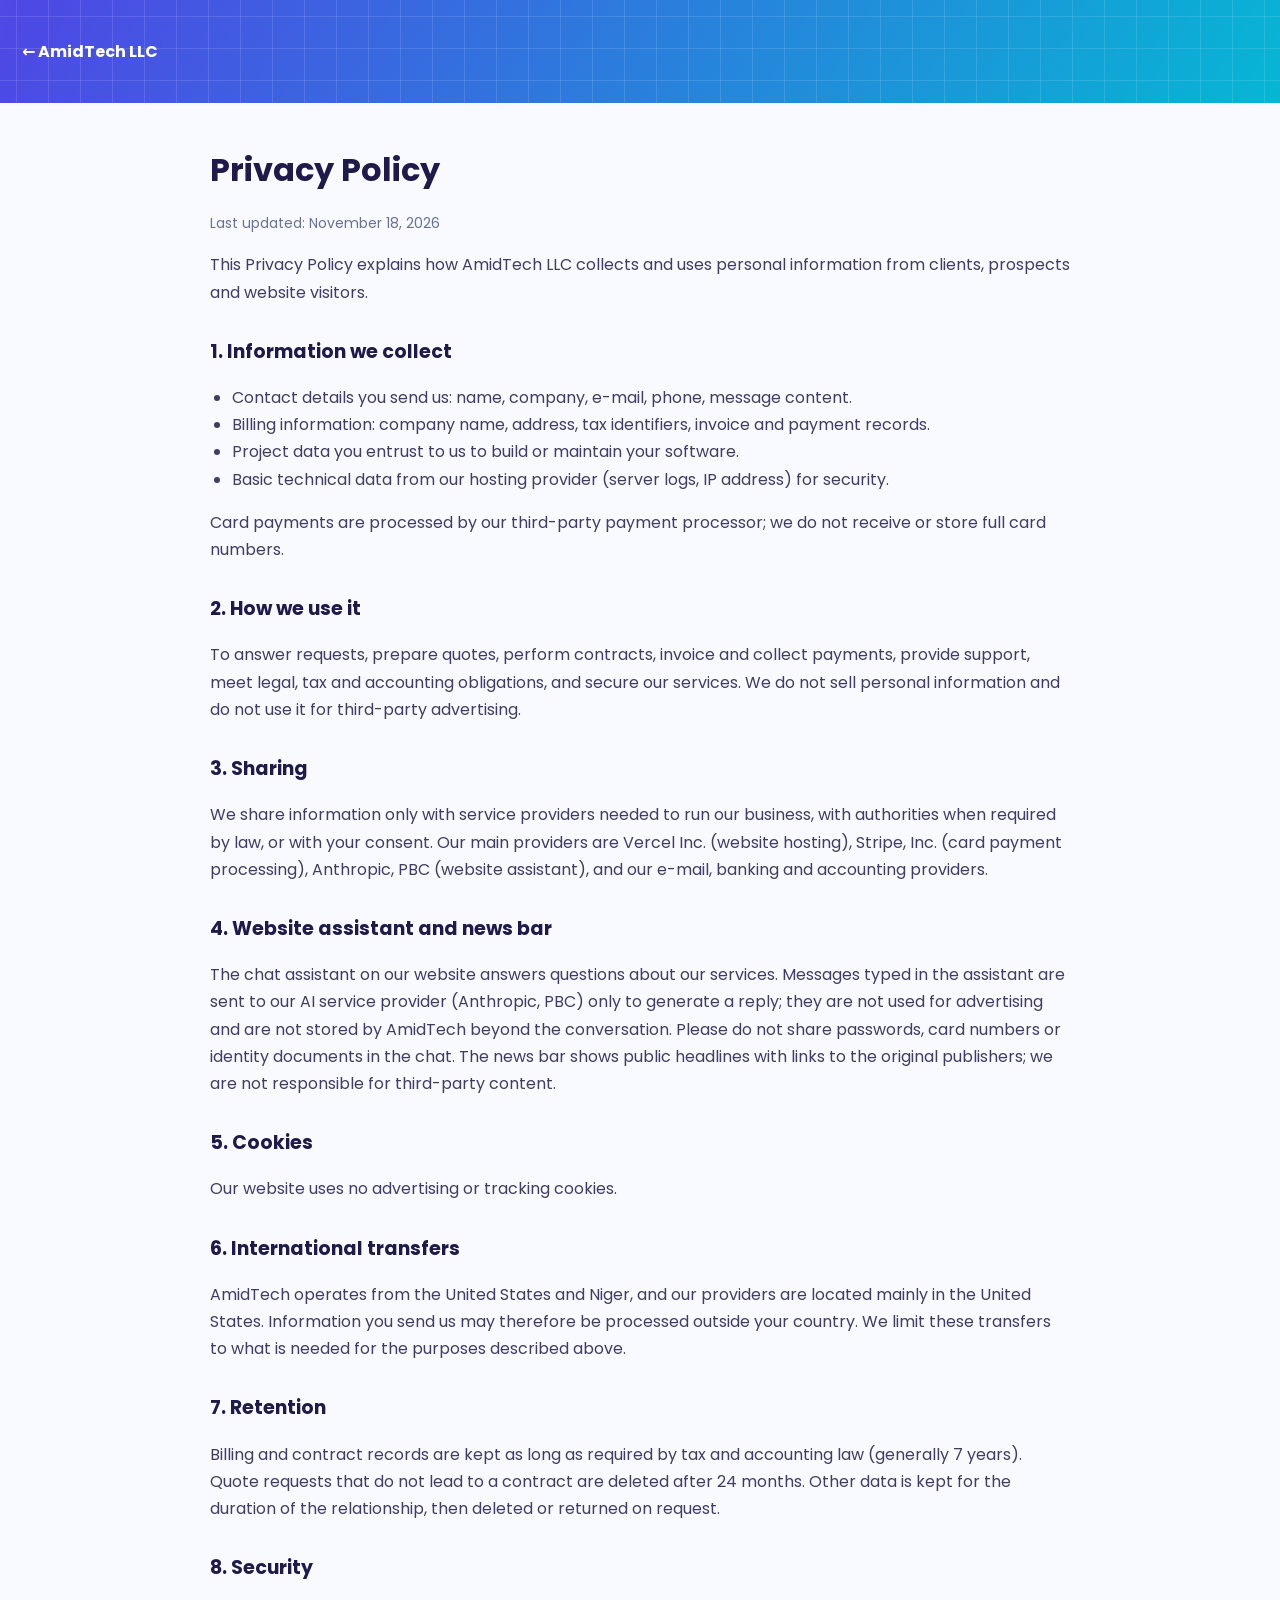
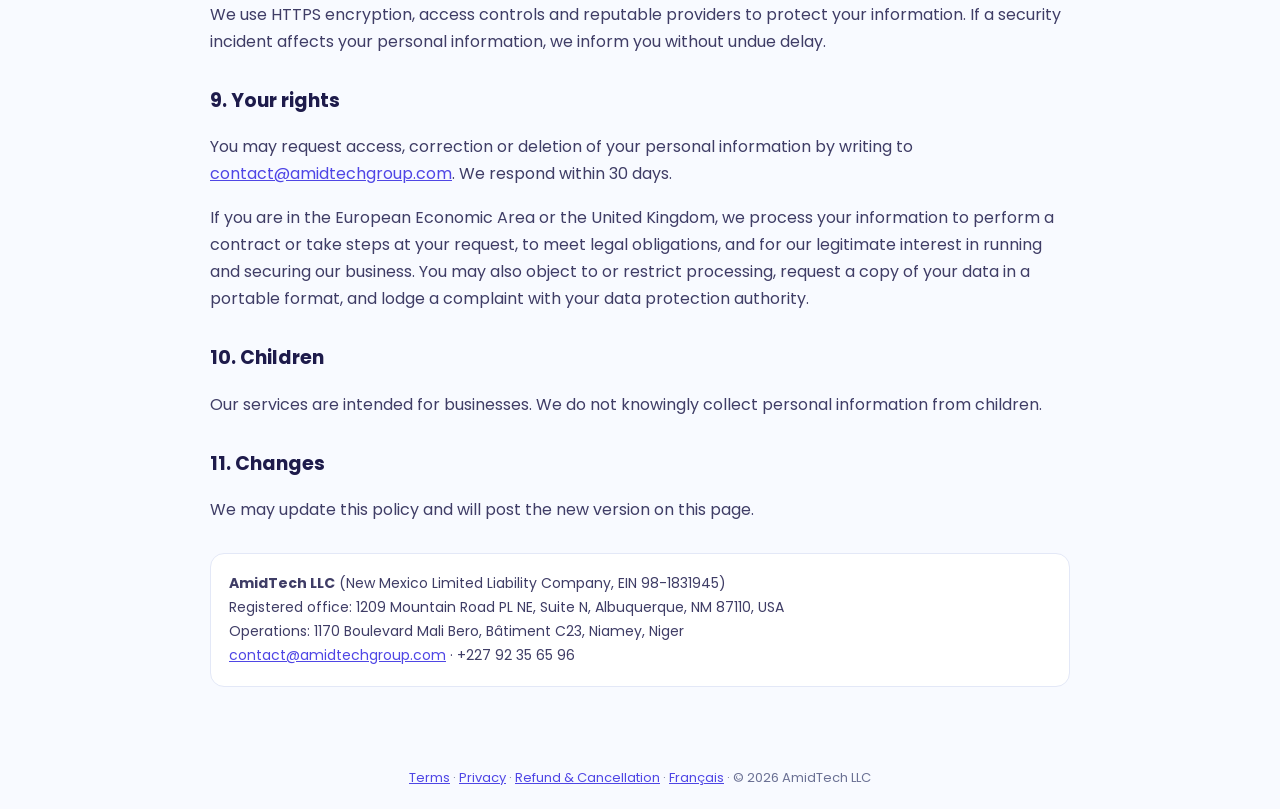
<file: privacy.html>
<!DOCTYPE html>
<!-- Generated by scripts/build_legal.py — do not edit this file. -->
<html lang="en"><head><meta charset="UTF-8"><meta name="viewport" content="width=device-width, initial-scale=1.0">
<title>Privacy Policy — AmidTech LLC</title><meta name="robots" content="index, follow"><link rel="canonical" href="https://www.amidtechgroup.com/privacy">
<link rel="alternate" hreflang="en" href="https://www.amidtechgroup.com/privacy">
<link rel="alternate" hreflang="fr" href="https://www.amidtechgroup.com/fr/privacy">
<link rel="alternate" hreflang="x-default" href="https://www.amidtechgroup.com/privacy">
<link href="https://fonts.googleapis.com/css2?family=Poppins:wght@400;600;700&display=swap" rel="stylesheet">
<style>body{font-family:Poppins,system-ui,sans-serif;background:#F8FAFF;color:#3F3D66;line-height:1.7;margin:0}
.top{background:linear-gradient(135deg,#4F46E5,#06B6D4);color:#fff;padding:22px}.top a{color:#fff;font-weight:700;text-decoration:none}
main{max-width:860px;margin:0 auto;padding:40px 22px 60px}h1{color:#1E1B4B;font-size:32px;margin:0 0 6px}h2{color:#1E1B4B;font-size:19px;margin-top:30px}
.eff{color:#6B7194;font-size:14px}a{color:#4F46E5}.box{background:#fff;border:1px solid #E3E8F7;border-radius:14px;padding:18px;margin-top:30px;font-size:14px}
ul{padding-left:22px}footer{text-align:center;font-size:13px;color:#6B7194;padding:20px}.top{position:relative;overflow:hidden;padding:38px 22px;background:linear-gradient(120deg,#4F46E5,#06B6D4,#6366F1,#0EA5E9);background-size:300% 300%;animation:gshift 14s ease infinite}
.top a{position:relative;z-index:2}
.top::after{content:"";position:absolute;top:0;bottom:0;width:30%;left:-30%;background:linear-gradient(90deg,transparent,rgba(255,255,255,.22),transparent);transform:skewX(-20deg);animation:sweep 5.5s ease-in-out infinite}
.top::before{content:"";position:absolute;inset:-80px;z-index:1;opacity:.35}
@keyframes gshift{0%,100%{background-position:0% 50%}50%{background-position:100% 50%}}
@keyframes sweep{0%{left:-30%}60%,100%{left:130%}}
@media (prefers-reduced-motion:reduce){.top,.top::before,.top::after{animation:none!important}}
.top::before{background-image:linear-gradient(rgba(255,255,255,.35) 1px,transparent 1px),linear-gradient(90deg,rgba(255,255,255,.35) 1px,transparent 1px);background-size:32px 32px;animation:gridmove 8s linear infinite}@keyframes gridmove{to{transform:translate(32px,32px)}}
</style></head>
<body><div class="top"><a href="/en">← AmidTech LLC</a></div><main><h1>Privacy Policy</h1><p class="eff">Last updated: November 18, 2026</p>
<p>This Privacy Policy explains how AmidTech LLC collects and uses personal information from clients, prospects and website visitors.</p>
<h2>1. Information we collect</h2><ul><li>Contact details you send us: name, company, e-mail, phone, message content.</li><li>Billing information: company name, address, tax identifiers, invoice and payment records.</li><li>Project data you entrust to us to build or maintain your software.</li><li>Basic technical data from our hosting provider (server logs, IP address) for security.</li></ul><p>Card payments are processed by our third-party payment processor; we do not receive or store full card numbers.</p>
<h2>2. How we use it</h2><p>To answer requests, prepare quotes, perform contracts, invoice and collect payments, provide support, meet legal, tax and accounting obligations, and secure our services. We do not sell personal information and do not use it for third-party advertising.</p>
<h2>3. Sharing</h2><p>We share information only with service providers needed to run our business, with authorities when required by law, or with your consent. Our main providers are Vercel Inc. (website hosting), Stripe, Inc. (card payment processing), Anthropic, PBC (website assistant), and our e-mail, banking and accounting providers.</p>
<h2>4. Website assistant and news bar</h2><p>The chat assistant on our website answers questions about our services. Messages typed in the assistant are sent to our AI service provider (Anthropic, PBC) only to generate a reply; they are not used for advertising and are not stored by AmidTech beyond the conversation. Please do not share passwords, card numbers or identity documents in the chat. The news bar shows public headlines with links to the original publishers; we are not responsible for third-party content.</p>
<h2>5. Cookies</h2><p>Our website uses no advertising or tracking cookies.</p>
<h2>6. International transfers</h2><p>AmidTech operates from the United States and Niger, and our providers are located mainly in the United States. Information you send us may therefore be processed outside your country. We limit these transfers to what is needed for the purposes described above.</p>
<h2>7. Retention</h2><p>Billing and contract records are kept as long as required by tax and accounting law (generally 7 years). Quote requests that do not lead to a contract are deleted after 24 months. Other data is kept for the duration of the relationship, then deleted or returned on request.</p>
<h2>8. Security</h2><p>We use HTTPS encryption, access controls and reputable providers to protect your information. If a security incident affects your personal information, we inform you without undue delay.</p>
<h2>9. Your rights</h2><p>You may request access, correction or deletion of your personal information by writing to <a href="mailto:contact@amidtechgroup.com">contact@amidtechgroup.com</a>. We respond within 30 days.</p><p>If you are in the European Economic Area or the United Kingdom, we process your information to perform a contract or take steps at your request, to meet legal obligations, and for our legitimate interest in running and securing our business. You may also object to or restrict processing, request a copy of your data in a portable format, and lodge a complaint with your data protection authority.</p>
<h2>10. Children</h2><p>Our services are intended for businesses. We do not knowingly collect personal information from children.</p>
<h2>11. Changes</h2><p>We may update this policy and will post the new version on this page.</p>
<div class="box"><strong>AmidTech LLC</strong> (New Mexico Limited Liability Company, EIN 98-1831945)<br>Registered office: 1209 Mountain Road PL NE, Suite N, Albuquerque, NM 87110, USA<br>Operations: 1170 Boulevard Mali Bero, Bâtiment C23, Niamey, Niger<br><a href="mailto:contact@amidtechgroup.com">contact@amidtechgroup.com</a> · +227 92 35 65 96</div>
</main><footer><a href="/terms">Terms</a> · <a href="/privacy">Privacy</a> · <a href="/refund">Refund &amp; Cancellation</a> · <a href="/fr/privacy" hreflang="fr">Français</a> · © 2026 AmidTech LLC</footer></body></html>
</file>
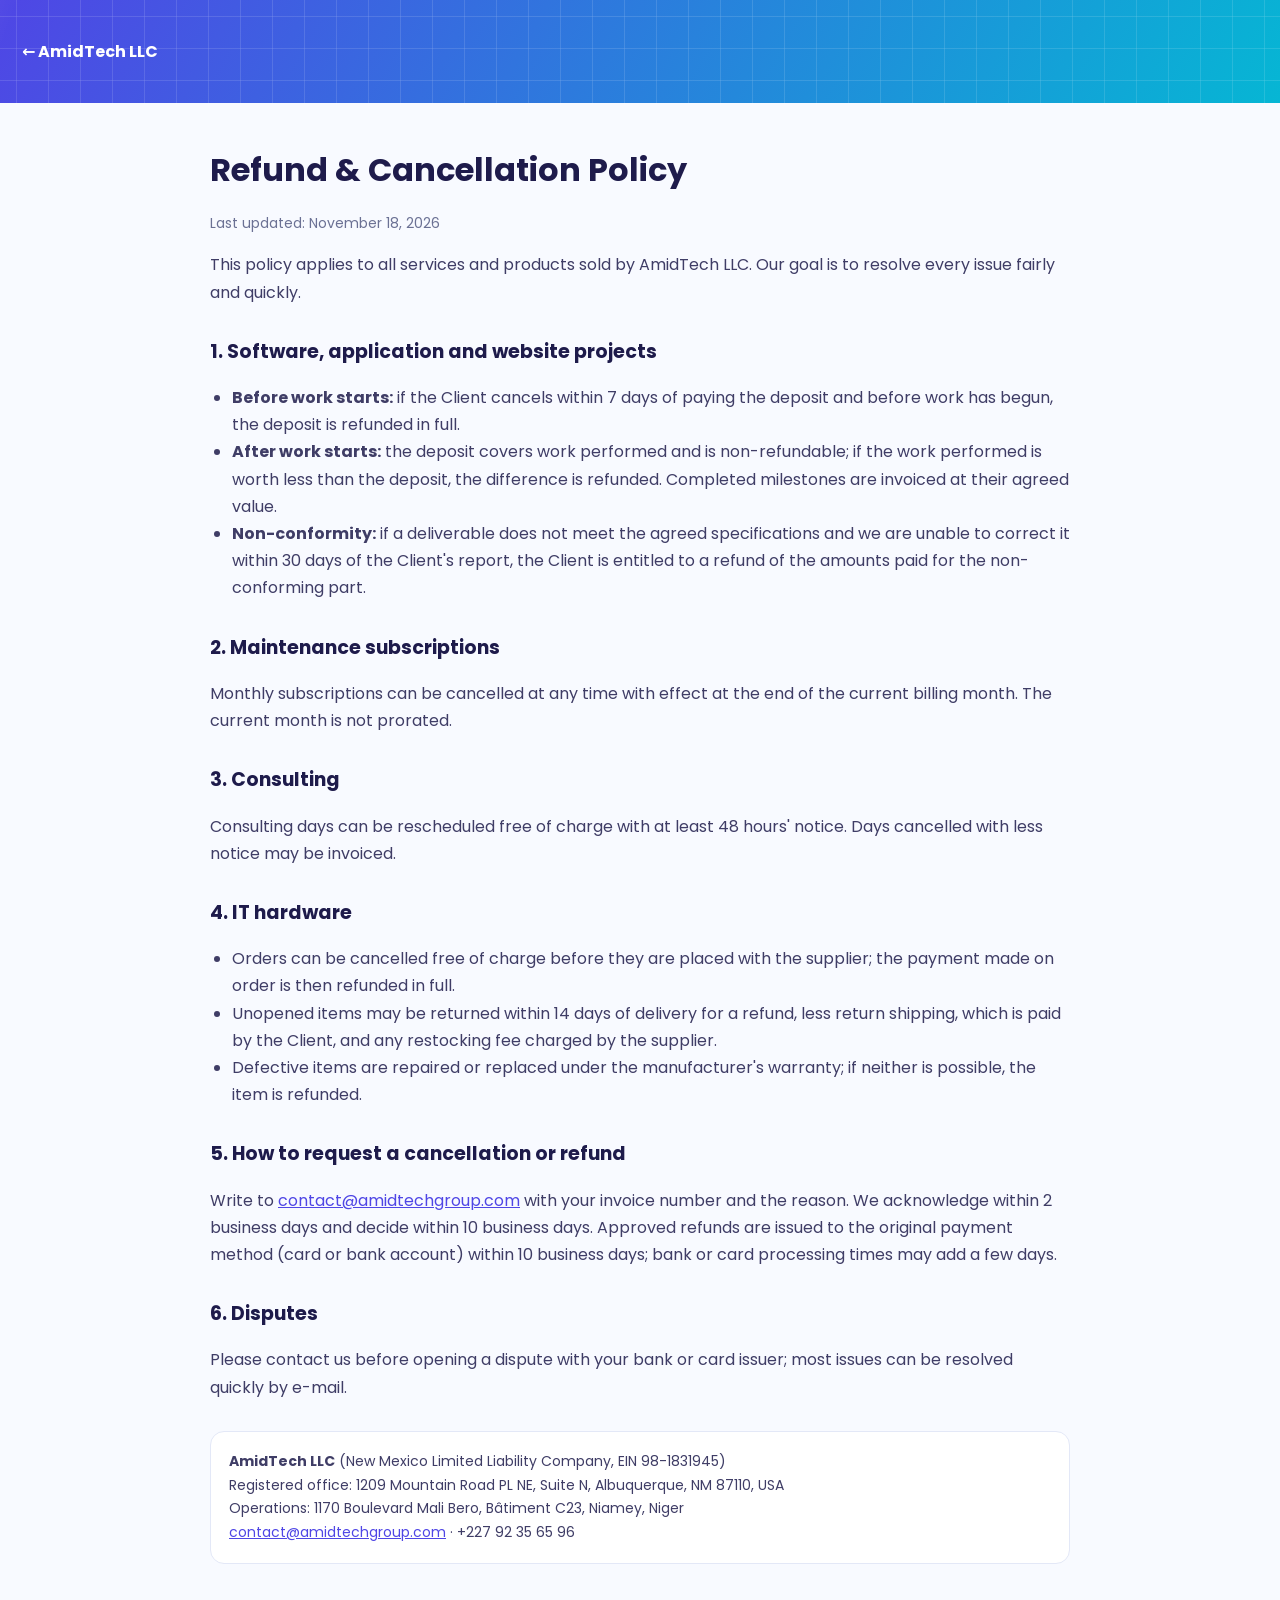
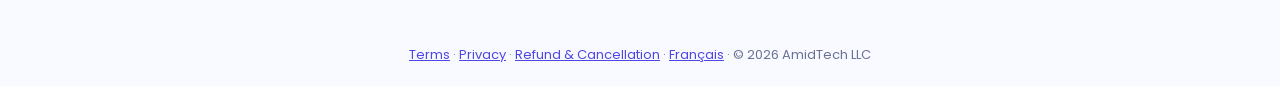
<file: refund.html>
<!DOCTYPE html>
<!-- Generated by scripts/build_legal.py — do not edit this file. -->
<html lang="en"><head><meta charset="UTF-8"><meta name="viewport" content="width=device-width, initial-scale=1.0">
<title>Refund &amp; Cancellation Policy — AmidTech LLC</title><meta name="robots" content="index, follow"><link rel="canonical" href="https://www.amidtechgroup.com/refund">
<link rel="alternate" hreflang="en" href="https://www.amidtechgroup.com/refund">
<link rel="alternate" hreflang="fr" href="https://www.amidtechgroup.com/fr/refund">
<link rel="alternate" hreflang="x-default" href="https://www.amidtechgroup.com/refund">
<link href="https://fonts.googleapis.com/css2?family=Poppins:wght@400;600;700&display=swap" rel="stylesheet">
<style>body{font-family:Poppins,system-ui,sans-serif;background:#F8FAFF;color:#3F3D66;line-height:1.7;margin:0}
.top{background:linear-gradient(135deg,#4F46E5,#06B6D4);color:#fff;padding:22px}.top a{color:#fff;font-weight:700;text-decoration:none}
main{max-width:860px;margin:0 auto;padding:40px 22px 60px}h1{color:#1E1B4B;font-size:32px;margin:0 0 6px}h2{color:#1E1B4B;font-size:19px;margin-top:30px}
.eff{color:#6B7194;font-size:14px}a{color:#4F46E5}.box{background:#fff;border:1px solid #E3E8F7;border-radius:14px;padding:18px;margin-top:30px;font-size:14px}
ul{padding-left:22px}footer{text-align:center;font-size:13px;color:#6B7194;padding:20px}.top{position:relative;overflow:hidden;padding:38px 22px;background:linear-gradient(120deg,#4F46E5,#06B6D4,#6366F1,#0EA5E9);background-size:300% 300%;animation:gshift 14s ease infinite}
.top a{position:relative;z-index:2}
.top::after{content:"";position:absolute;top:0;bottom:0;width:30%;left:-30%;background:linear-gradient(90deg,transparent,rgba(255,255,255,.22),transparent);transform:skewX(-20deg);animation:sweep 5.5s ease-in-out infinite}
.top::before{content:"";position:absolute;inset:-80px;z-index:1;opacity:.35}
@keyframes gshift{0%,100%{background-position:0% 50%}50%{background-position:100% 50%}}
@keyframes sweep{0%{left:-30%}60%,100%{left:130%}}
@media (prefers-reduced-motion:reduce){.top,.top::before,.top::after{animation:none!important}}
.top::before{background-image:linear-gradient(rgba(255,255,255,.35) 1px,transparent 1px),linear-gradient(90deg,rgba(255,255,255,.35) 1px,transparent 1px);background-size:32px 32px;animation:gridmove 8s linear infinite}@keyframes gridmove{to{transform:translate(32px,32px)}}
</style></head>
<body><div class="top"><a href="/en">← AmidTech LLC</a></div><main><h1>Refund &amp; Cancellation Policy</h1><p class="eff">Last updated: November 18, 2026</p>
<p>This policy applies to all services and products sold by AmidTech LLC. Our goal is to resolve every issue fairly and quickly.</p>
<h2>1. Software, application and website projects</h2><ul><li><strong>Before work starts:</strong> if the Client cancels within 7 days of paying the deposit and before work has begun, the deposit is refunded in full.</li><li><strong>After work starts:</strong> the deposit covers work performed and is non-refundable; if the work performed is worth less than the deposit, the difference is refunded. Completed milestones are invoiced at their agreed value.</li><li><strong>Non-conformity:</strong> if a deliverable does not meet the agreed specifications and we are unable to correct it within 30 days of the Client's report, the Client is entitled to a refund of the amounts paid for the non-conforming part.</li></ul>
<h2>2. Maintenance subscriptions</h2><p>Monthly subscriptions can be cancelled at any time with effect at the end of the current billing month. The current month is not prorated.</p>
<h2>3. Consulting</h2><p>Consulting days can be rescheduled free of charge with at least 48 hours' notice. Days cancelled with less notice may be invoiced.</p>
<h2>4. IT hardware</h2><ul><li>Orders can be cancelled free of charge before they are placed with the supplier; the payment made on order is then refunded in full.</li><li>Unopened items may be returned within 14 days of delivery for a refund, less return shipping, which is paid by the Client, and any restocking fee charged by the supplier.</li><li>Defective items are repaired or replaced under the manufacturer's warranty; if neither is possible, the item is refunded.</li></ul>
<h2>5. How to request a cancellation or refund</h2><p>Write to <a href="mailto:contact@amidtechgroup.com">contact@amidtechgroup.com</a> with your invoice number and the reason. We acknowledge within 2 business days and decide within 10 business days. Approved refunds are issued to the original payment method (card or bank account) within 10 business days; bank or card processing times may add a few days.</p>
<h2>6. Disputes</h2><p>Please contact us before opening a dispute with your bank or card issuer; most issues can be resolved quickly by e-mail.</p>
<div class="box"><strong>AmidTech LLC</strong> (New Mexico Limited Liability Company, EIN 98-1831945)<br>Registered office: 1209 Mountain Road PL NE, Suite N, Albuquerque, NM 87110, USA<br>Operations: 1170 Boulevard Mali Bero, Bâtiment C23, Niamey, Niger<br><a href="mailto:contact@amidtechgroup.com">contact@amidtechgroup.com</a> · +227 92 35 65 96</div>
</main><footer><a href="/terms">Terms</a> · <a href="/privacy">Privacy</a> · <a href="/refund">Refund &amp; Cancellation</a> · <a href="/fr/refund" hreflang="fr">Français</a> · © 2026 AmidTech LLC</footer></body></html>
</file>
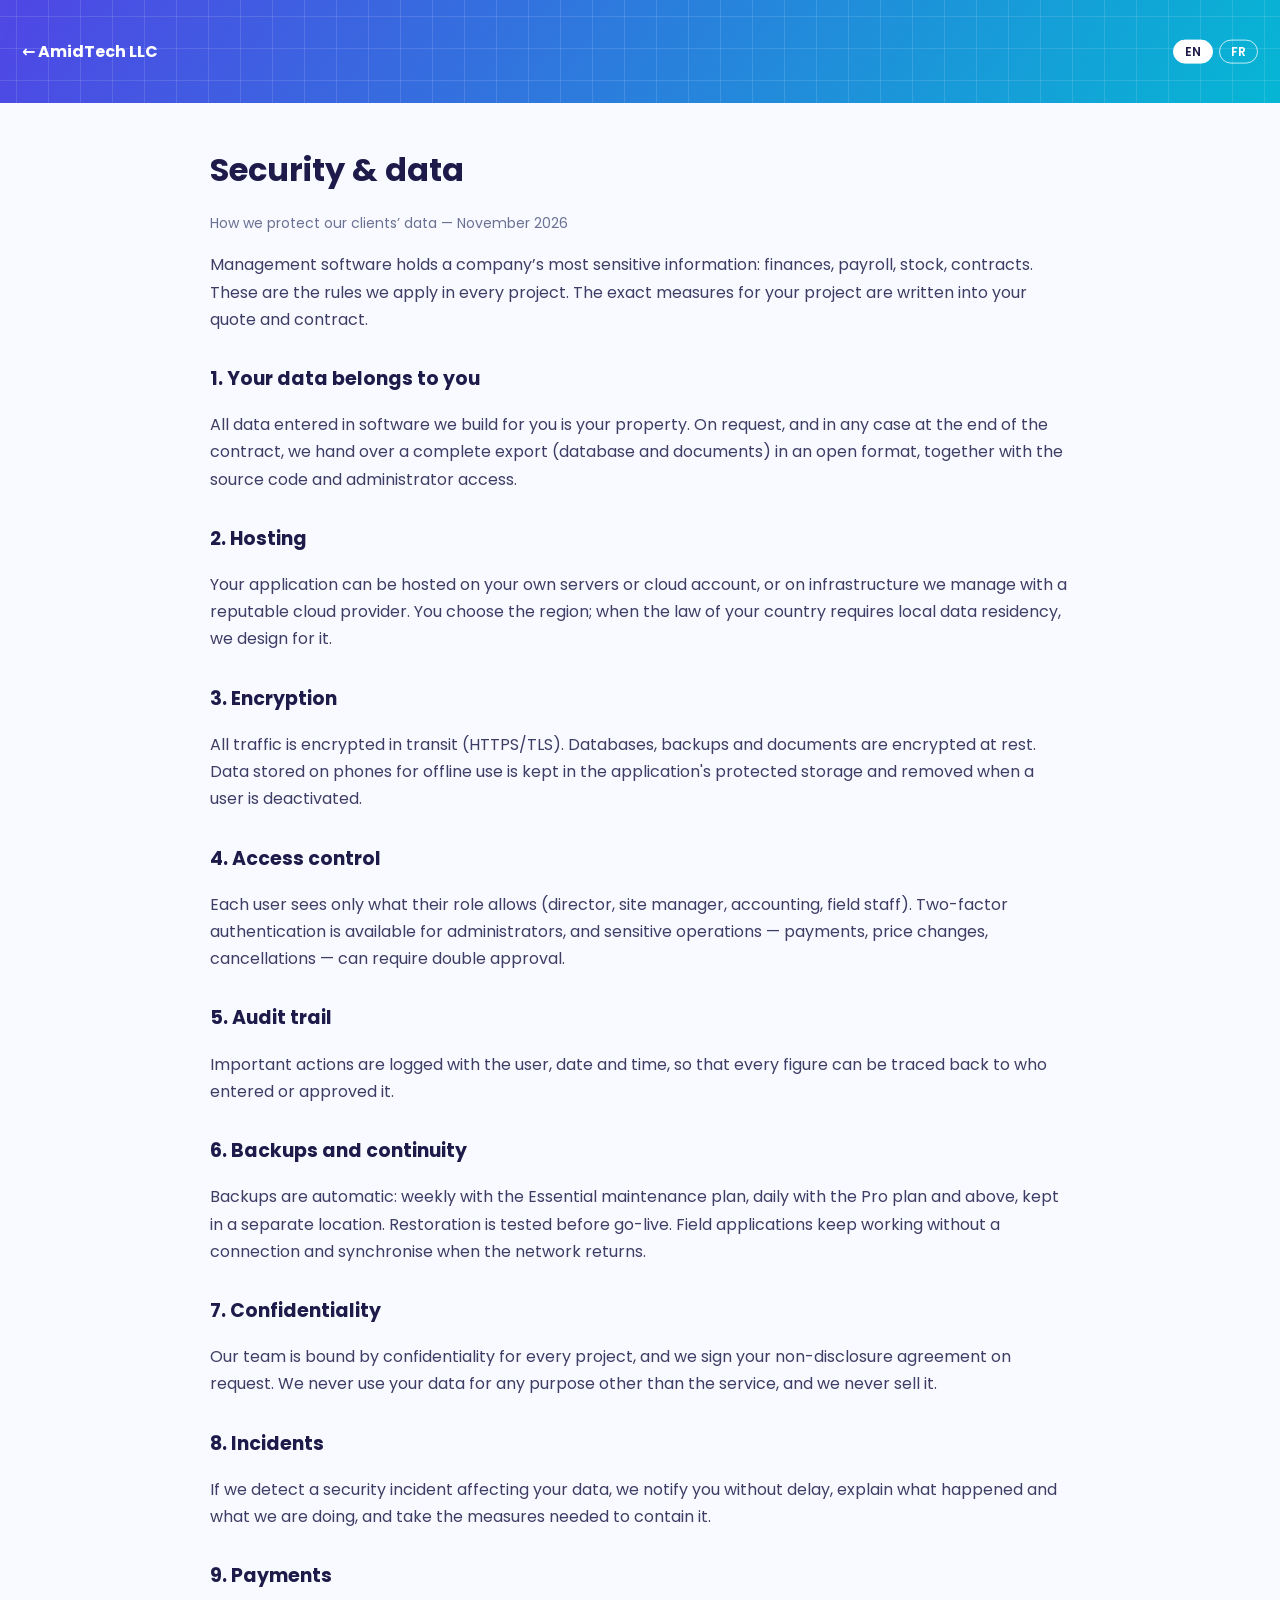
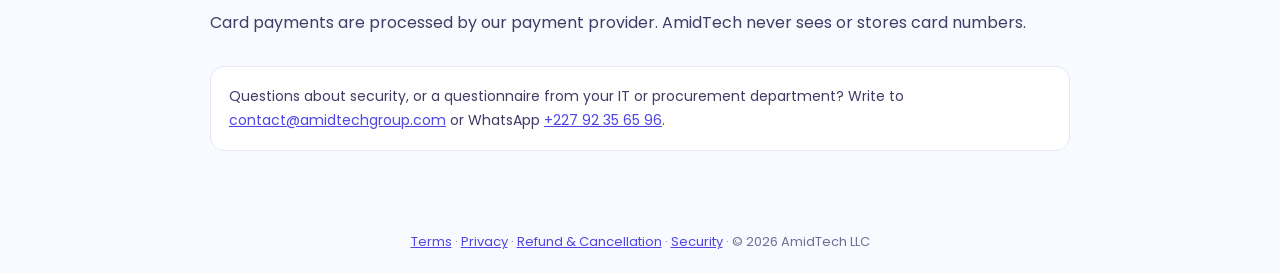
<file: securite.html>
<!DOCTYPE html>
<html lang="en"><head><meta charset="UTF-8"><meta name="viewport" content="width=device-width, initial-scale=1.0">
<title>Sécurité et données — AmidTech LLC</title><meta name="robots" content="index, follow"><link rel="canonical" href="https://amidtechgroup.com/securite"><meta name="description" content="Comment AmidTech protège les données de ses clients : hébergement, chiffrement, accès, sauvegardes, mode hors connexion, propriété et réversibilité.">
<link href="https://fonts.googleapis.com/css2?family=Poppins:wght@400;600;700&display=swap" rel="stylesheet">
<style>body{font-family:Poppins,system-ui,sans-serif;background:#F8FAFF;color:#3F3D66;line-height:1.7;margin:0}
.top{background:linear-gradient(135deg,#4F46E5,#06B6D4);color:#fff;padding:22px}.top a{color:#fff;font-weight:700;text-decoration:none}
main{max-width:860px;margin:0 auto;padding:40px 22px 60px}h1{color:#1E1B4B;font-size:32px;margin:0 0 6px}h2{color:#1E1B4B;font-size:19px;margin-top:30px}
.eff{color:#6B7194;font-size:14px}a{color:#4F46E5}.box{background:#fff;border:1px solid #E3E8F7;border-radius:14px;padding:18px;margin-top:30px;font-size:14px}
ul{padding-left:22px}footer{text-align:center;font-size:13px;color:#6B7194;padding:20px}.top{position:relative;overflow:hidden;padding:38px 22px;background:linear-gradient(120deg,#4F46E5,#06B6D4,#6366F1,#0EA5E9);background-size:300% 300%;animation:gshift 14s ease infinite}
.top a{position:relative;z-index:2}
.top::after{content:"";position:absolute;top:0;bottom:0;width:30%;left:-30%;background:linear-gradient(90deg,transparent,rgba(255,255,255,.22),transparent);transform:skewX(-20deg);animation:sweep 5.5s ease-in-out infinite}
.top::before{content:"";position:absolute;inset:-80px;z-index:1;opacity:.35}
@keyframes gshift{0%,100%{background-position:0% 50%}50%{background-position:100% 50%}}
@keyframes sweep{0%{left:-30%}60%,100%{left:130%}}
@media (prefers-reduced-motion:reduce){.top,.top::before,.top::after{animation:none!important}}
.top::before{background-image:linear-gradient(rgba(255,255,255,.35) 1px,transparent 1px),linear-gradient(90deg,rgba(255,255,255,.35) 1px,transparent 1px);background-size:32px 32px;animation:gridmove 8s linear infinite}@keyframes gridmove{to{transform:translate(32px,32px)}}

body.fr .en,body:not(.fr) .fr{display:none!important}
.lsw{position:absolute;right:22px;top:50%;transform:translateY(-50%);z-index:3;display:flex;gap:6px}
.lsw button{border:1px solid rgba(255,255,255,.75);background:transparent;color:#fff;border-radius:999px;padding:3px 11px;font:600 12px Poppins,system-ui,sans-serif;line-height:1.4;cursor:pointer}
.lsw button[aria-pressed=true]{background:#fff;color:#1E1B4B;border-color:#fff}
.lsw button:focus-visible{outline:2px solid #fff;outline-offset:2px}
</style></head>
<body><div class="top"><a href="/">← AmidTech LLC</a><div class="lsw" role="group" aria-label="Language / Langue"><button type="button" data-l="en" aria-pressed="false" onclick="setLang('en')">EN</button><button type="button" data-l="fr" aria-pressed="true" onclick="setLang('fr')">FR</button></div></div><script>(function(){var T={en:'Security & data — AmidTech LLC',fr:'Sécurité et données — AmidTech LLC'};function S(l){l=l==='en'?'en':'fr';document.body.classList.toggle('fr',l==='fr');document.documentElement.lang=l;document.title=T[l];var b=document.querySelectorAll('.lsw button');for(var i=0;i<b.length;i++)b[i].setAttribute('aria-pressed',String(b[i].getAttribute('data-l')===l));}window.setLang=function(l){try{localStorage.setItem('lang',l)}catch(e){}S(l)};var l=null;try{l=new URLSearchParams(location.search).get('lang')}catch(e){}if(l!=='en'&&l!=='fr'){l=null;try{l=localStorage.getItem('lang')}catch(e){}}if(l!=='en'&&l!=='fr')l=(navigator.language||'').toLowerCase().slice(0,2)==='en'?'en':'fr';S(l);})();</script><main><h1><span class="en">Security &amp; data</span><span class="fr">Sécurité et données</span></h1><p class="eff"><span class="en">How we protect our clients’ data — November 2026</span><span class="fr">Comment nous protégeons les données de nos clients — novembre 2026</span></p><p><span class="en">Management software holds a company’s most sensitive information: finances, payroll, stock, contracts. These are the rules we apply in every project. The exact measures for your project are written into your quote and contract.</span><span class="fr">Un logiciel de gestion contient les informations les plus sensibles d’une entreprise : finances, paie, stocks, contrats. Voici les règles que nous appliquons dans chaque projet. Les mesures précises de votre projet sont inscrites dans votre devis et votre contrat.</span></p><h2><span class="en">1. Your data belongs to you</span><span class="fr">1. Vos données vous appartiennent</span></h2><p><span class="en">All data entered in software we build for you is your property. On request, and in any case at the end of the contract, we hand over a complete export (database and documents) in an open format, together with the source code and administrator access.</span><span class="fr">Toutes les données saisies dans un logiciel que nous réalisons pour vous sont votre propriété. Sur demande, et dans tous les cas à la fin du contrat, nous vous remettons un export complet (base de données et documents) dans un format ouvert, avec le code source et les accès administrateur.</span></p><h2><span class="en">2. Hosting</span><span class="fr">2. Hébergement</span></h2><p><span class="en">Your application can be hosted on your own servers or cloud account, or on infrastructure we manage with a reputable cloud provider. You choose the region; when the law of your country requires local data residency, we design for it.</span><span class="fr">Votre application peut être hébergée sur vos propres serveurs ou votre compte cloud, ou sur une infrastructure que nous gérons chez un fournisseur cloud reconnu. Vous choisissez la région ; lorsque la loi de votre pays impose de conserver les données localement, nous en tenons compte dès la conception.</span></p><h2><span class="en">3. Encryption</span><span class="fr">3. Chiffrement</span></h2><p><span class="en">All traffic is encrypted in transit (HTTPS/TLS). Databases, backups and documents are encrypted at rest. Data stored on phones for offline use is kept in the application's protected storage and removed when a user is deactivated.</span><span class="fr">Tous les échanges sont chiffrés en transit (HTTPS/TLS). Les bases de données, les sauvegardes et les documents sont chiffrés au repos. Les données conservées sur les téléphones pour le mode hors connexion restent dans l'espace protégé de l'application et sont effacées lorsqu'un utilisateur est désactivé.</span></p><h2><span class="en">4. Access control</span><span class="fr">4. Contrôle des accès</span></h2><p><span class="en">Each user sees only what their role allows (director, site manager, accounting, field staff). Two-factor authentication is available for administrators, and sensitive operations — payments, price changes, cancellations — can require double approval.</span><span class="fr">Chaque utilisateur ne voit que ce que son rôle autorise (direction, chef de site, comptabilité, terrain). L'authentification à deux facteurs est disponible pour les administrateurs, et les opérations sensibles — paiements, changements de prix, annulations — peuvent exiger une double validation.</span></p><h2><span class="en">5. Audit trail</span><span class="fr">5. Traçabilité</span></h2><p><span class="en">Important actions are logged with the user, date and time, so that every figure can be traced back to who entered or approved it.</span><span class="fr">Les actions importantes sont journalisées avec l'utilisateur, la date et l'heure : chaque chiffre peut être rattaché à la personne qui l'a saisi ou validé.</span></p><h2><span class="en">6. Backups and continuity</span><span class="fr">6. Sauvegardes et continuité</span></h2><p><span class="en">Backups are automatic: weekly with the Essential maintenance plan, daily with the Pro plan and above, kept in a separate location. Restoration is tested before go-live. Field applications keep working without a connection and synchronise when the network returns.</span><span class="fr">Les sauvegardes sont automatiques : hebdomadaires avec la maintenance Essentielle, quotidiennes à partir de la formule Pro, conservées dans un lieu séparé. La restauration est testée avant la mise en service. Les applications terrain continuent de fonctionner sans connexion et se synchronisent au retour du réseau.</span></p><h2><span class="en">7. Confidentiality</span><span class="fr">7. Confidentialité</span></h2><p><span class="en">Our team is bound by confidentiality for every project, and we sign your non-disclosure agreement on request. We never use your data for any purpose other than the service, and we never sell it.</span><span class="fr">Notre équipe est tenue à la confidentialité sur chaque projet, et nous signons votre accord de confidentialité sur demande. Nous n'utilisons jamais vos données à d'autres fins que le service, et nous ne les vendons jamais.</span></p><h2><span class="en">8. Incidents</span><span class="fr">8. Incidents</span></h2><p><span class="en">If we detect a security incident affecting your data, we notify you without delay, explain what happened and what we are doing, and take the measures needed to contain it.</span><span class="fr">Si nous détectons un incident de sécurité touchant vos données, nous vous prévenons sans délai, vous expliquons ce qui s'est passé et ce que nous faisons, et prenons les mesures nécessaires pour le contenir.</span></p><h2><span class="en">9. Payments</span><span class="fr">9. Paiements</span></h2><p><span class="en">Card payments are processed by our payment provider. AmidTech never sees or stores card numbers.</span><span class="fr">Les paiements par carte sont traités par notre prestataire de paiement. AmidTech ne voit et ne conserve jamais les numéros de carte.</span></p><div class="box"><span class="en">Questions about security, or a questionnaire from your IT or procurement department? Write to <a href="mailto:contact@amidtechgroup.com">contact@amidtechgroup.com</a> or WhatsApp <a href="https://wa.me/22792356596">+227 92 35 65 96</a>.</span><span class="fr">Une question de sécurité, ou un questionnaire de votre service informatique ou achats ? Écrivez à <a href="mailto:contact@amidtechgroup.com">contact@amidtechgroup.com</a> ou sur WhatsApp au <a href="https://wa.me/22792356596">+227 92 35 65 96</a>.</span></div></main><footer><a href="/terms"><span class="en">Terms</span><span class="fr">Conditions générales</span></a> · <a href="/privacy"><span class="en">Privacy</span><span class="fr">Confidentialité</span></a> · <a href="/refund"><span class="en">Refund &amp; Cancellation</span><span class="fr">Remboursement et annulation</span></a> · <a href="/securite"><span class="en">Security</span><span class="fr">Sécurité</span></a> · © 2026 AmidTech LLC</footer></body></html>
</file>
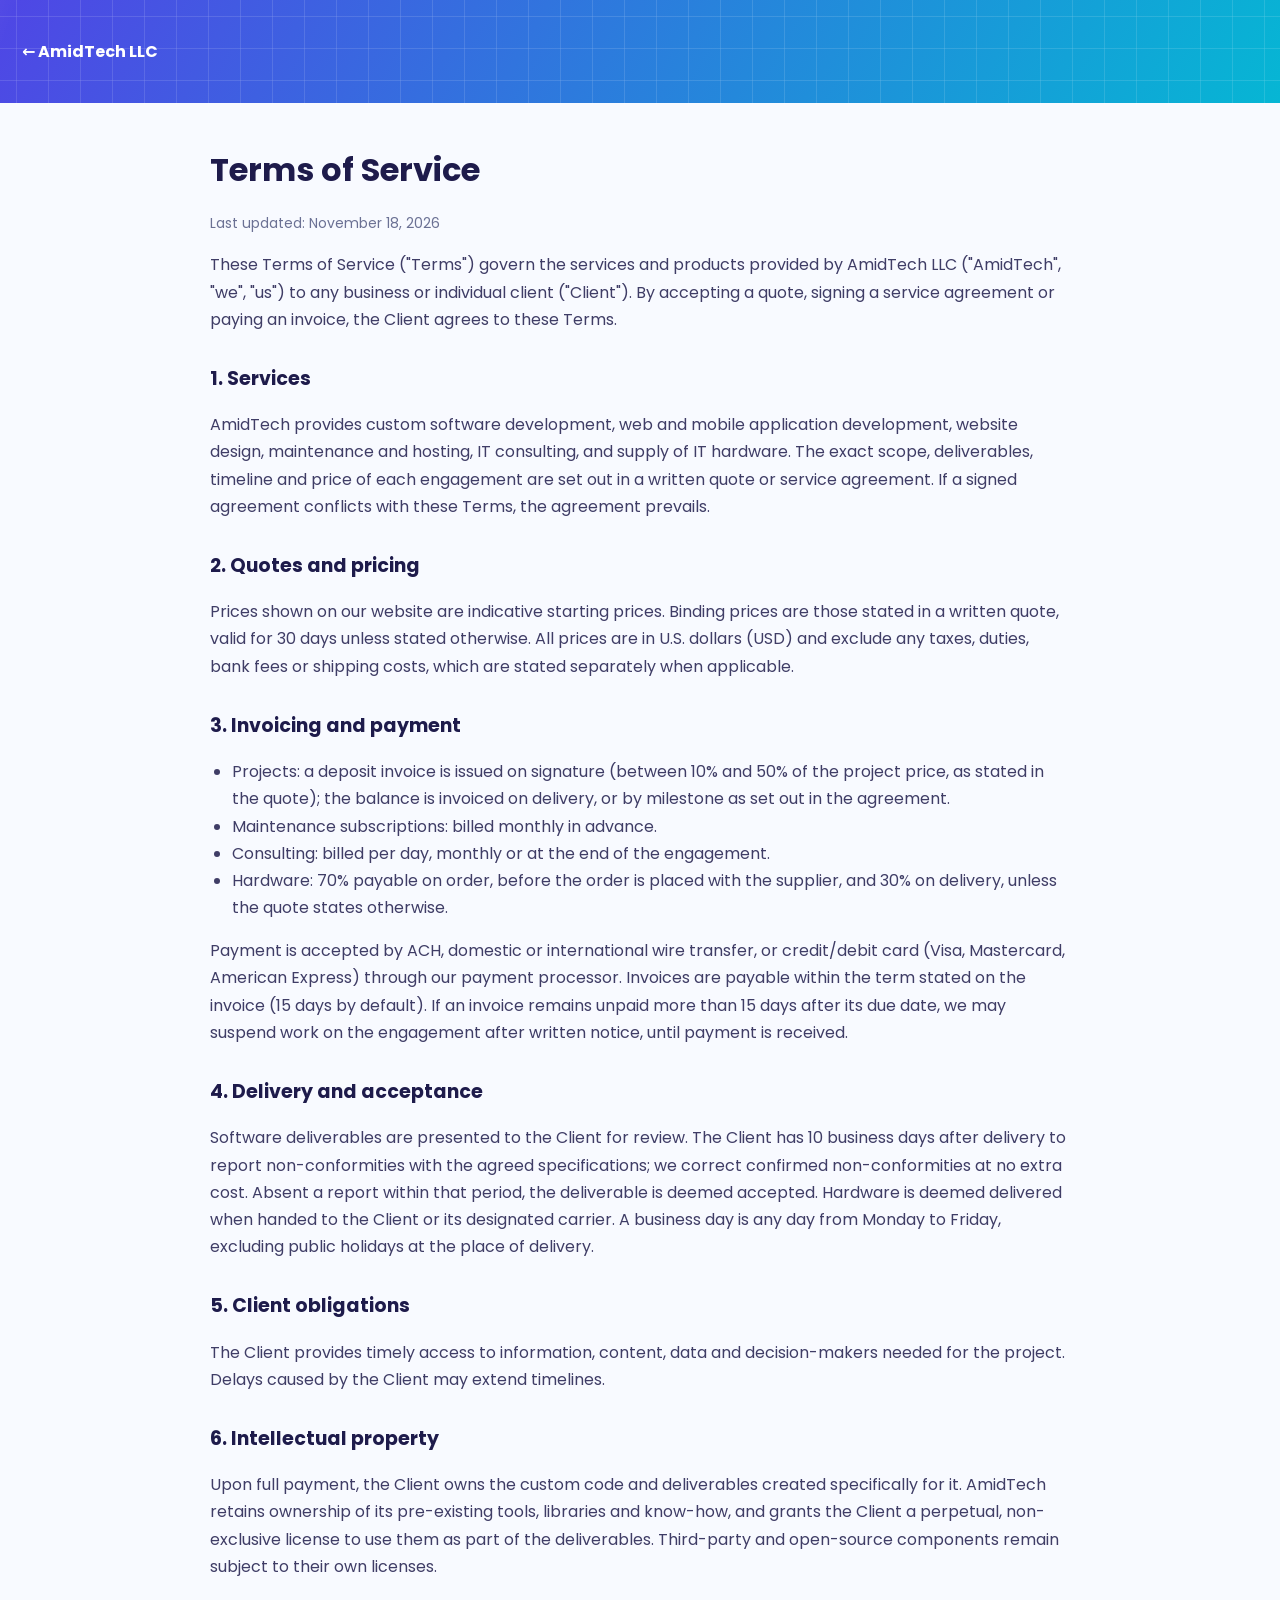
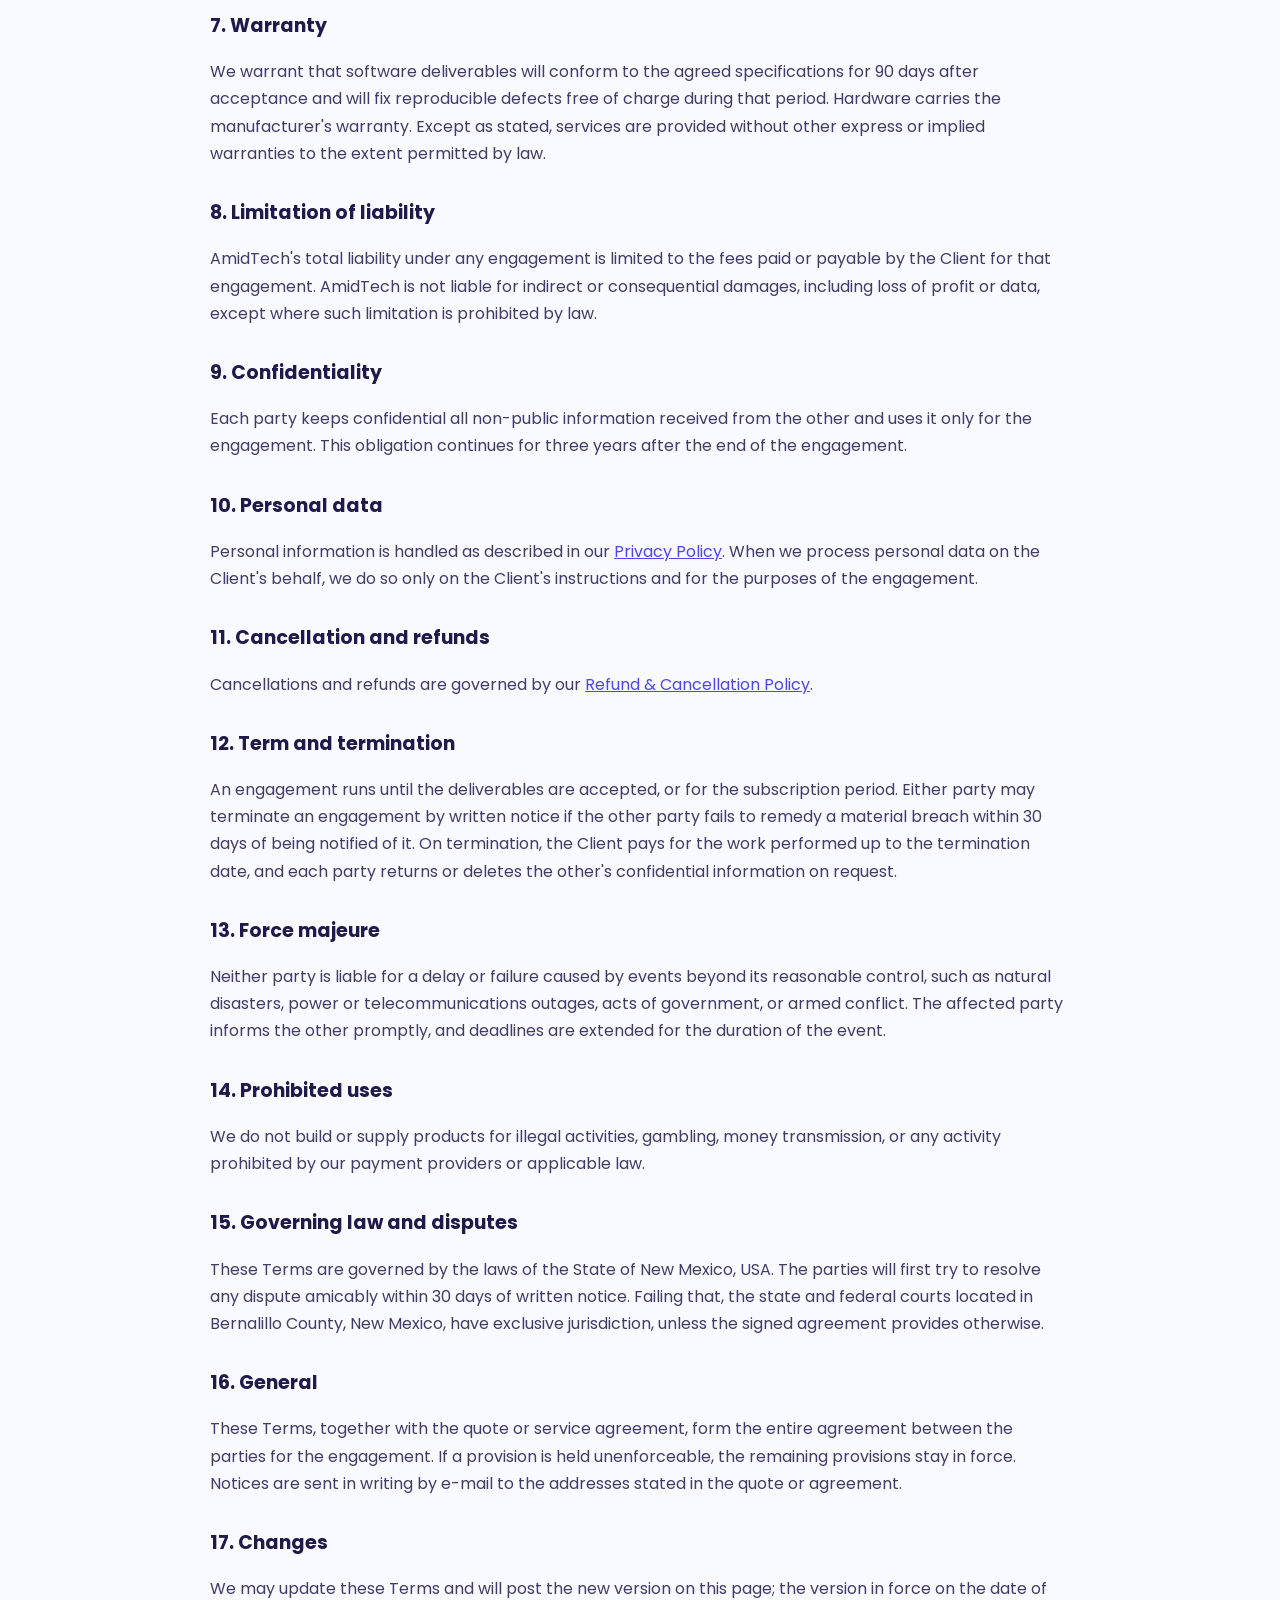
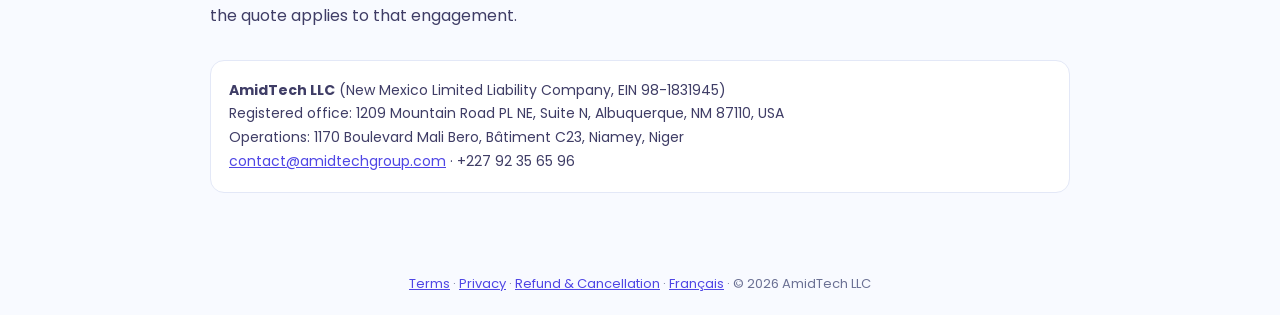
<file: terms.html>
<!DOCTYPE html>
<!-- Generated by scripts/build_legal.py — do not edit this file. -->
<html lang="en"><head><meta charset="UTF-8"><meta name="viewport" content="width=device-width, initial-scale=1.0">
<title>Terms of Service — AmidTech LLC</title><meta name="robots" content="index, follow"><link rel="canonical" href="https://www.amidtechgroup.com/terms">
<link rel="alternate" hreflang="en" href="https://www.amidtechgroup.com/terms">
<link rel="alternate" hreflang="fr" href="https://www.amidtechgroup.com/fr/terms">
<link rel="alternate" hreflang="x-default" href="https://www.amidtechgroup.com/terms">
<link href="https://fonts.googleapis.com/css2?family=Poppins:wght@400;600;700&display=swap" rel="stylesheet">
<style>body{font-family:Poppins,system-ui,sans-serif;background:#F8FAFF;color:#3F3D66;line-height:1.7;margin:0}
.top{background:linear-gradient(135deg,#4F46E5,#06B6D4);color:#fff;padding:22px}.top a{color:#fff;font-weight:700;text-decoration:none}
main{max-width:860px;margin:0 auto;padding:40px 22px 60px}h1{color:#1E1B4B;font-size:32px;margin:0 0 6px}h2{color:#1E1B4B;font-size:19px;margin-top:30px}
.eff{color:#6B7194;font-size:14px}a{color:#4F46E5}.box{background:#fff;border:1px solid #E3E8F7;border-radius:14px;padding:18px;margin-top:30px;font-size:14px}
ul{padding-left:22px}footer{text-align:center;font-size:13px;color:#6B7194;padding:20px}.top{position:relative;overflow:hidden;padding:38px 22px;background:linear-gradient(120deg,#4F46E5,#06B6D4,#6366F1,#0EA5E9);background-size:300% 300%;animation:gshift 14s ease infinite}
.top a{position:relative;z-index:2}
.top::after{content:"";position:absolute;top:0;bottom:0;width:30%;left:-30%;background:linear-gradient(90deg,transparent,rgba(255,255,255,.22),transparent);transform:skewX(-20deg);animation:sweep 5.5s ease-in-out infinite}
.top::before{content:"";position:absolute;inset:-80px;z-index:1;opacity:.35}
@keyframes gshift{0%,100%{background-position:0% 50%}50%{background-position:100% 50%}}
@keyframes sweep{0%{left:-30%}60%,100%{left:130%}}
@media (prefers-reduced-motion:reduce){.top,.top::before,.top::after{animation:none!important}}
.top::before{background-image:linear-gradient(rgba(255,255,255,.35) 1px,transparent 1px),linear-gradient(90deg,rgba(255,255,255,.35) 1px,transparent 1px);background-size:32px 32px;animation:gridmove 8s linear infinite}@keyframes gridmove{to{transform:translate(32px,32px)}}
</style></head>
<body><div class="top"><a href="/en">← AmidTech LLC</a></div><main><h1>Terms of Service</h1><p class="eff">Last updated: November 18, 2026</p>
<p>These Terms of Service ("Terms") govern the services and products provided by AmidTech LLC ("AmidTech", "we", "us") to any business or individual client ("Client"). By accepting a quote, signing a service agreement or paying an invoice, the Client agrees to these Terms.</p>
<h2>1. Services</h2><p>AmidTech provides custom software development, web and mobile application development, website design, maintenance and hosting, IT consulting, and supply of IT hardware. The exact scope, deliverables, timeline and price of each engagement are set out in a written quote or service agreement. If a signed agreement conflicts with these Terms, the agreement prevails.</p>
<h2>2. Quotes and pricing</h2><p>Prices shown on our website are indicative starting prices. Binding prices are those stated in a written quote, valid for 30 days unless stated otherwise. All prices are in U.S. dollars (USD) and exclude any taxes, duties, bank fees or shipping costs, which are stated separately when applicable.</p>
<h2>3. Invoicing and payment</h2><ul><li>Projects: a deposit invoice is issued on signature (between 10% and 50% of the project price, as stated in the quote); the balance is invoiced on delivery, or by milestone as set out in the agreement.</li><li>Maintenance subscriptions: billed monthly in advance.</li><li>Consulting: billed per day, monthly or at the end of the engagement.</li><li>Hardware: 70% payable on order, before the order is placed with the supplier, and 30% on delivery, unless the quote states otherwise.</li></ul><p>Payment is accepted by ACH, domestic or international wire transfer, or credit/debit card (Visa, Mastercard, American Express) through our payment processor. Invoices are payable within the term stated on the invoice (15 days by default). If an invoice remains unpaid more than 15 days after its due date, we may suspend work on the engagement after written notice, until payment is received.</p>
<h2>4. Delivery and acceptance</h2><p>Software deliverables are presented to the Client for review. The Client has 10 business days after delivery to report non-conformities with the agreed specifications; we correct confirmed non-conformities at no extra cost. Absent a report within that period, the deliverable is deemed accepted. Hardware is deemed delivered when handed to the Client or its designated carrier. A business day is any day from Monday to Friday, excluding public holidays at the place of delivery.</p>
<h2>5. Client obligations</h2><p>The Client provides timely access to information, content, data and decision-makers needed for the project. Delays caused by the Client may extend timelines.</p>
<h2>6. Intellectual property</h2><p>Upon full payment, the Client owns the custom code and deliverables created specifically for it. AmidTech retains ownership of its pre-existing tools, libraries and know-how, and grants the Client a perpetual, non-exclusive license to use them as part of the deliverables. Third-party and open-source components remain subject to their own licenses.</p>
<h2>7. Warranty</h2><p>We warrant that software deliverables will conform to the agreed specifications for 90 days after acceptance and will fix reproducible defects free of charge during that period. Hardware carries the manufacturer's warranty. Except as stated, services are provided without other express or implied warranties to the extent permitted by law.</p>
<h2>8. Limitation of liability</h2><p>AmidTech's total liability under any engagement is limited to the fees paid or payable by the Client for that engagement. AmidTech is not liable for indirect or consequential damages, including loss of profit or data, except where such limitation is prohibited by law.</p>
<h2>9. Confidentiality</h2><p>Each party keeps confidential all non-public information received from the other and uses it only for the engagement. This obligation continues for three years after the end of the engagement.</p>
<h2>10. Personal data</h2><p>Personal information is handled as described in our <a href="/privacy">Privacy Policy</a>. When we process personal data on the Client's behalf, we do so only on the Client's instructions and for the purposes of the engagement.</p>
<h2>11. Cancellation and refunds</h2><p>Cancellations and refunds are governed by our <a href="/refund">Refund &amp; Cancellation Policy</a>.</p>
<h2>12. Term and termination</h2><p>An engagement runs until the deliverables are accepted, or for the subscription period. Either party may terminate an engagement by written notice if the other party fails to remedy a material breach within 30 days of being notified of it. On termination, the Client pays for the work performed up to the termination date, and each party returns or deletes the other's confidential information on request.</p>
<h2>13. Force majeure</h2><p>Neither party is liable for a delay or failure caused by events beyond its reasonable control, such as natural disasters, power or telecommunications outages, acts of government, or armed conflict. The affected party informs the other promptly, and deadlines are extended for the duration of the event.</p>
<h2>14. Prohibited uses</h2><p>We do not build or supply products for illegal activities, gambling, money transmission, or any activity prohibited by our payment providers or applicable law.</p>
<h2>15. Governing law and disputes</h2><p>These Terms are governed by the laws of the State of New Mexico, USA. The parties will first try to resolve any dispute amicably within 30 days of written notice. Failing that, the state and federal courts located in Bernalillo County, New Mexico, have exclusive jurisdiction, unless the signed agreement provides otherwise.</p>
<h2>16. General</h2><p>These Terms, together with the quote or service agreement, form the entire agreement between the parties for the engagement. If a provision is held unenforceable, the remaining provisions stay in force. Notices are sent in writing by e-mail to the addresses stated in the quote or agreement.</p>
<h2>17. Changes</h2><p>We may update these Terms and will post the new version on this page; the version in force on the date of the quote applies to that engagement.</p>
<div class="box"><strong>AmidTech LLC</strong> (New Mexico Limited Liability Company, EIN 98-1831945)<br>Registered office: 1209 Mountain Road PL NE, Suite N, Albuquerque, NM 87110, USA<br>Operations: 1170 Boulevard Mali Bero, Bâtiment C23, Niamey, Niger<br><a href="mailto:contact@amidtechgroup.com">contact@amidtechgroup.com</a> · +227 92 35 65 96</div>
</main><footer><a href="/terms">Terms</a> · <a href="/privacy">Privacy</a> · <a href="/refund">Refund &amp; Cancellation</a> · <a href="/fr/terms" hreflang="fr">Français</a> · © 2026 AmidTech LLC</footer></body></html>
</file>
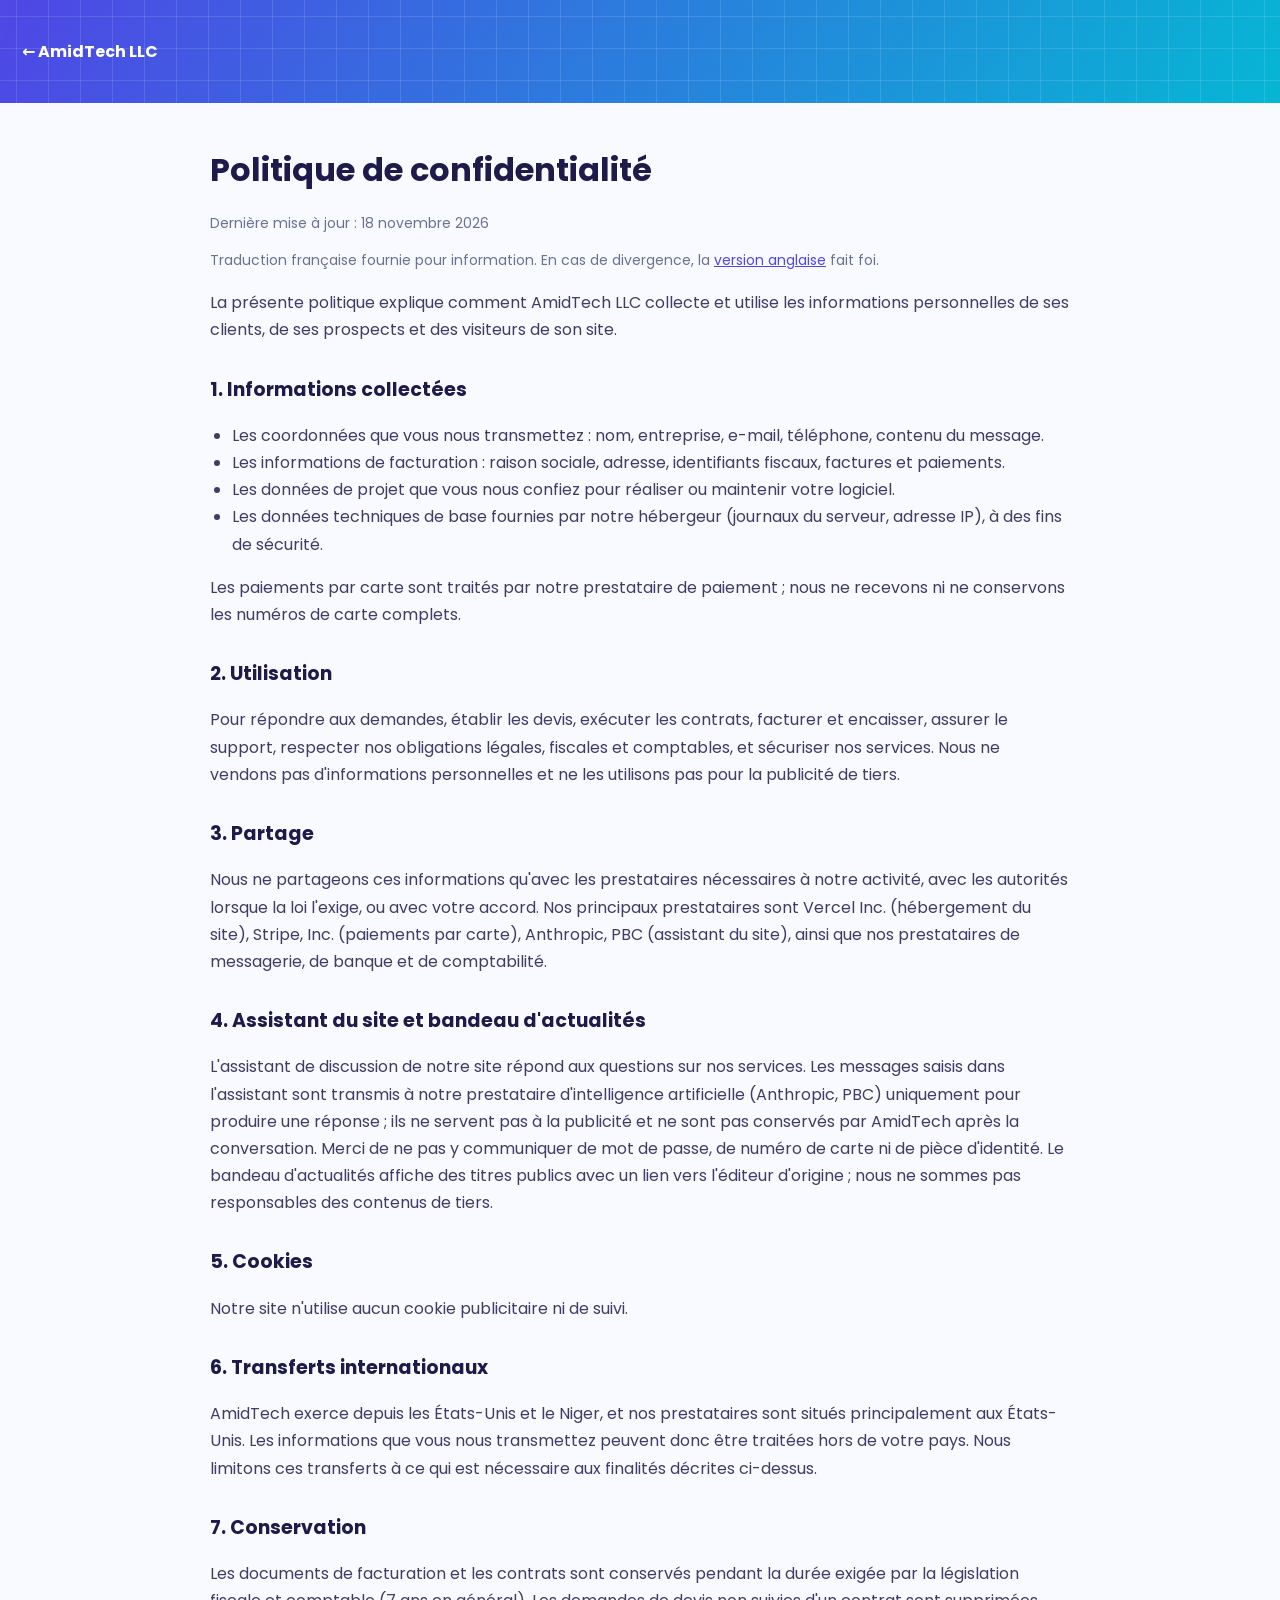
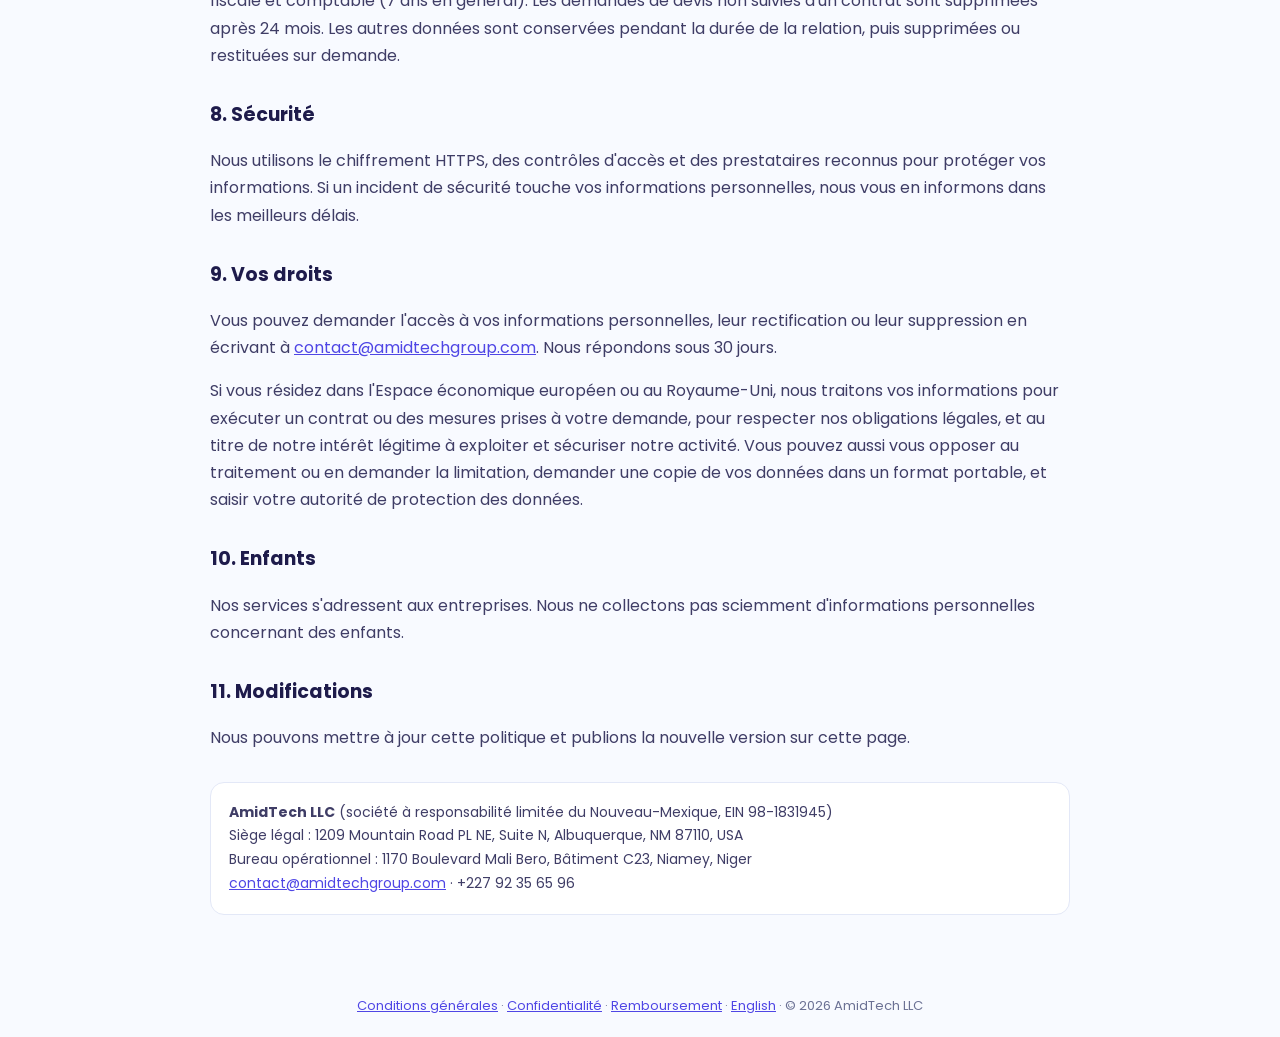
<file: fr/privacy.html>
<!DOCTYPE html>
<!-- Generated by scripts/build_legal.py — do not edit this file. -->
<html lang="fr"><head><meta charset="UTF-8"><meta name="viewport" content="width=device-width, initial-scale=1.0">
<title>Politique de confidentialité — AmidTech LLC</title><meta name="robots" content="index, follow"><link rel="canonical" href="https://www.amidtechgroup.com/fr/privacy">
<link rel="alternate" hreflang="en" href="https://www.amidtechgroup.com/privacy">
<link rel="alternate" hreflang="fr" href="https://www.amidtechgroup.com/fr/privacy">
<link rel="alternate" hreflang="x-default" href="https://www.amidtechgroup.com/privacy">
<link href="https://fonts.googleapis.com/css2?family=Poppins:wght@400;600;700&display=swap" rel="stylesheet">
<style>body{font-family:Poppins,system-ui,sans-serif;background:#F8FAFF;color:#3F3D66;line-height:1.7;margin:0}
.top{background:linear-gradient(135deg,#4F46E5,#06B6D4);color:#fff;padding:22px}.top a{color:#fff;font-weight:700;text-decoration:none}
main{max-width:860px;margin:0 auto;padding:40px 22px 60px}h1{color:#1E1B4B;font-size:32px;margin:0 0 6px}h2{color:#1E1B4B;font-size:19px;margin-top:30px}
.eff{color:#6B7194;font-size:14px}a{color:#4F46E5}.box{background:#fff;border:1px solid #E3E8F7;border-radius:14px;padding:18px;margin-top:30px;font-size:14px}
ul{padding-left:22px}footer{text-align:center;font-size:13px;color:#6B7194;padding:20px}.top{position:relative;overflow:hidden;padding:38px 22px;background:linear-gradient(120deg,#4F46E5,#06B6D4,#6366F1,#0EA5E9);background-size:300% 300%;animation:gshift 14s ease infinite}
.top a{position:relative;z-index:2}
.top::after{content:"";position:absolute;top:0;bottom:0;width:30%;left:-30%;background:linear-gradient(90deg,transparent,rgba(255,255,255,.22),transparent);transform:skewX(-20deg);animation:sweep 5.5s ease-in-out infinite}
.top::before{content:"";position:absolute;inset:-80px;z-index:1;opacity:.35}
@keyframes gshift{0%,100%{background-position:0% 50%}50%{background-position:100% 50%}}
@keyframes sweep{0%{left:-30%}60%,100%{left:130%}}
@media (prefers-reduced-motion:reduce){.top,.top::before,.top::after{animation:none!important}}
.top::before{background-image:linear-gradient(rgba(255,255,255,.35) 1px,transparent 1px),linear-gradient(90deg,rgba(255,255,255,.35) 1px,transparent 1px);background-size:32px 32px;animation:gridmove 8s linear infinite}@keyframes gridmove{to{transform:translate(32px,32px)}}
</style></head>
<body><div class="top"><a href="/">← AmidTech LLC</a></div><main><h1>Politique de confidentialité</h1><p class="eff">Dernière mise à jour : 18 novembre 2026</p><p class="eff">Traduction française fournie pour information. En cas de divergence, la <a href="/privacy">version anglaise</a> fait foi.</p>
<p>La présente politique explique comment AmidTech LLC collecte et utilise les informations personnelles de ses clients, de ses prospects et des visiteurs de son site.</p>
<h2>1. Informations collectées</h2><ul><li>Les coordonnées que vous nous transmettez : nom, entreprise, e-mail, téléphone, contenu du message.</li><li>Les informations de facturation : raison sociale, adresse, identifiants fiscaux, factures et paiements.</li><li>Les données de projet que vous nous confiez pour réaliser ou maintenir votre logiciel.</li><li>Les données techniques de base fournies par notre hébergeur (journaux du serveur, adresse IP), à des fins de sécurité.</li></ul><p>Les paiements par carte sont traités par notre prestataire de paiement ; nous ne recevons ni ne conservons les numéros de carte complets.</p>
<h2>2. Utilisation</h2><p>Pour répondre aux demandes, établir les devis, exécuter les contrats, facturer et encaisser, assurer le support, respecter nos obligations légales, fiscales et comptables, et sécuriser nos services. Nous ne vendons pas d'informations personnelles et ne les utilisons pas pour la publicité de tiers.</p>
<h2>3. Partage</h2><p>Nous ne partageons ces informations qu'avec les prestataires nécessaires à notre activité, avec les autorités lorsque la loi l'exige, ou avec votre accord. Nos principaux prestataires sont Vercel Inc. (hébergement du site), Stripe, Inc. (paiements par carte), Anthropic, PBC (assistant du site), ainsi que nos prestataires de messagerie, de banque et de comptabilité.</p>
<h2>4. Assistant du site et bandeau d'actualités</h2><p>L'assistant de discussion de notre site répond aux questions sur nos services. Les messages saisis dans l'assistant sont transmis à notre prestataire d'intelligence artificielle (Anthropic, PBC) uniquement pour produire une réponse ; ils ne servent pas à la publicité et ne sont pas conservés par AmidTech après la conversation. Merci de ne pas y communiquer de mot de passe, de numéro de carte ni de pièce d'identité. Le bandeau d'actualités affiche des titres publics avec un lien vers l'éditeur d'origine ; nous ne sommes pas responsables des contenus de tiers.</p>
<h2>5. Cookies</h2><p>Notre site n'utilise aucun cookie publicitaire ni de suivi.</p>
<h2>6. Transferts internationaux</h2><p>AmidTech exerce depuis les États-Unis et le Niger, et nos prestataires sont situés principalement aux États-Unis. Les informations que vous nous transmettez peuvent donc être traitées hors de votre pays. Nous limitons ces transferts à ce qui est nécessaire aux finalités décrites ci-dessus.</p>
<h2>7. Conservation</h2><p>Les documents de facturation et les contrats sont conservés pendant la durée exigée par la législation fiscale et comptable (7 ans en général). Les demandes de devis non suivies d'un contrat sont supprimées après 24 mois. Les autres données sont conservées pendant la durée de la relation, puis supprimées ou restituées sur demande.</p>
<h2>8. Sécurité</h2><p>Nous utilisons le chiffrement HTTPS, des contrôles d'accès et des prestataires reconnus pour protéger vos informations. Si un incident de sécurité touche vos informations personnelles, nous vous en informons dans les meilleurs délais.</p>
<h2>9. Vos droits</h2><p>Vous pouvez demander l'accès à vos informations personnelles, leur rectification ou leur suppression en écrivant à <a href="mailto:contact@amidtechgroup.com">contact@amidtechgroup.com</a>. Nous répondons sous 30 jours.</p><p>Si vous résidez dans l'Espace économique européen ou au Royaume-Uni, nous traitons vos informations pour exécuter un contrat ou des mesures prises à votre demande, pour respecter nos obligations légales, et au titre de notre intérêt légitime à exploiter et sécuriser notre activité. Vous pouvez aussi vous opposer au traitement ou en demander la limitation, demander une copie de vos données dans un format portable, et saisir votre autorité de protection des données.</p>
<h2>10. Enfants</h2><p>Nos services s'adressent aux entreprises. Nous ne collectons pas sciemment d'informations personnelles concernant des enfants.</p>
<h2>11. Modifications</h2><p>Nous pouvons mettre à jour cette politique et publions la nouvelle version sur cette page.</p>
<div class="box"><strong>AmidTech LLC</strong> (société à responsabilité limitée du Nouveau-Mexique, EIN 98-1831945)<br>Siège légal : 1209 Mountain Road PL NE, Suite N, Albuquerque, NM 87110, USA<br>Bureau opérationnel : 1170 Boulevard Mali Bero, Bâtiment C23, Niamey, Niger<br><a href="mailto:contact@amidtechgroup.com">contact@amidtechgroup.com</a> · +227 92 35 65 96</div>
</main><footer><a href="/fr/terms">Conditions générales</a> · <a href="/fr/privacy">Confidentialité</a> · <a href="/fr/refund">Remboursement</a> · <a href="/privacy" hreflang="en">English</a> · © 2026 AmidTech LLC</footer></body></html>
</file>
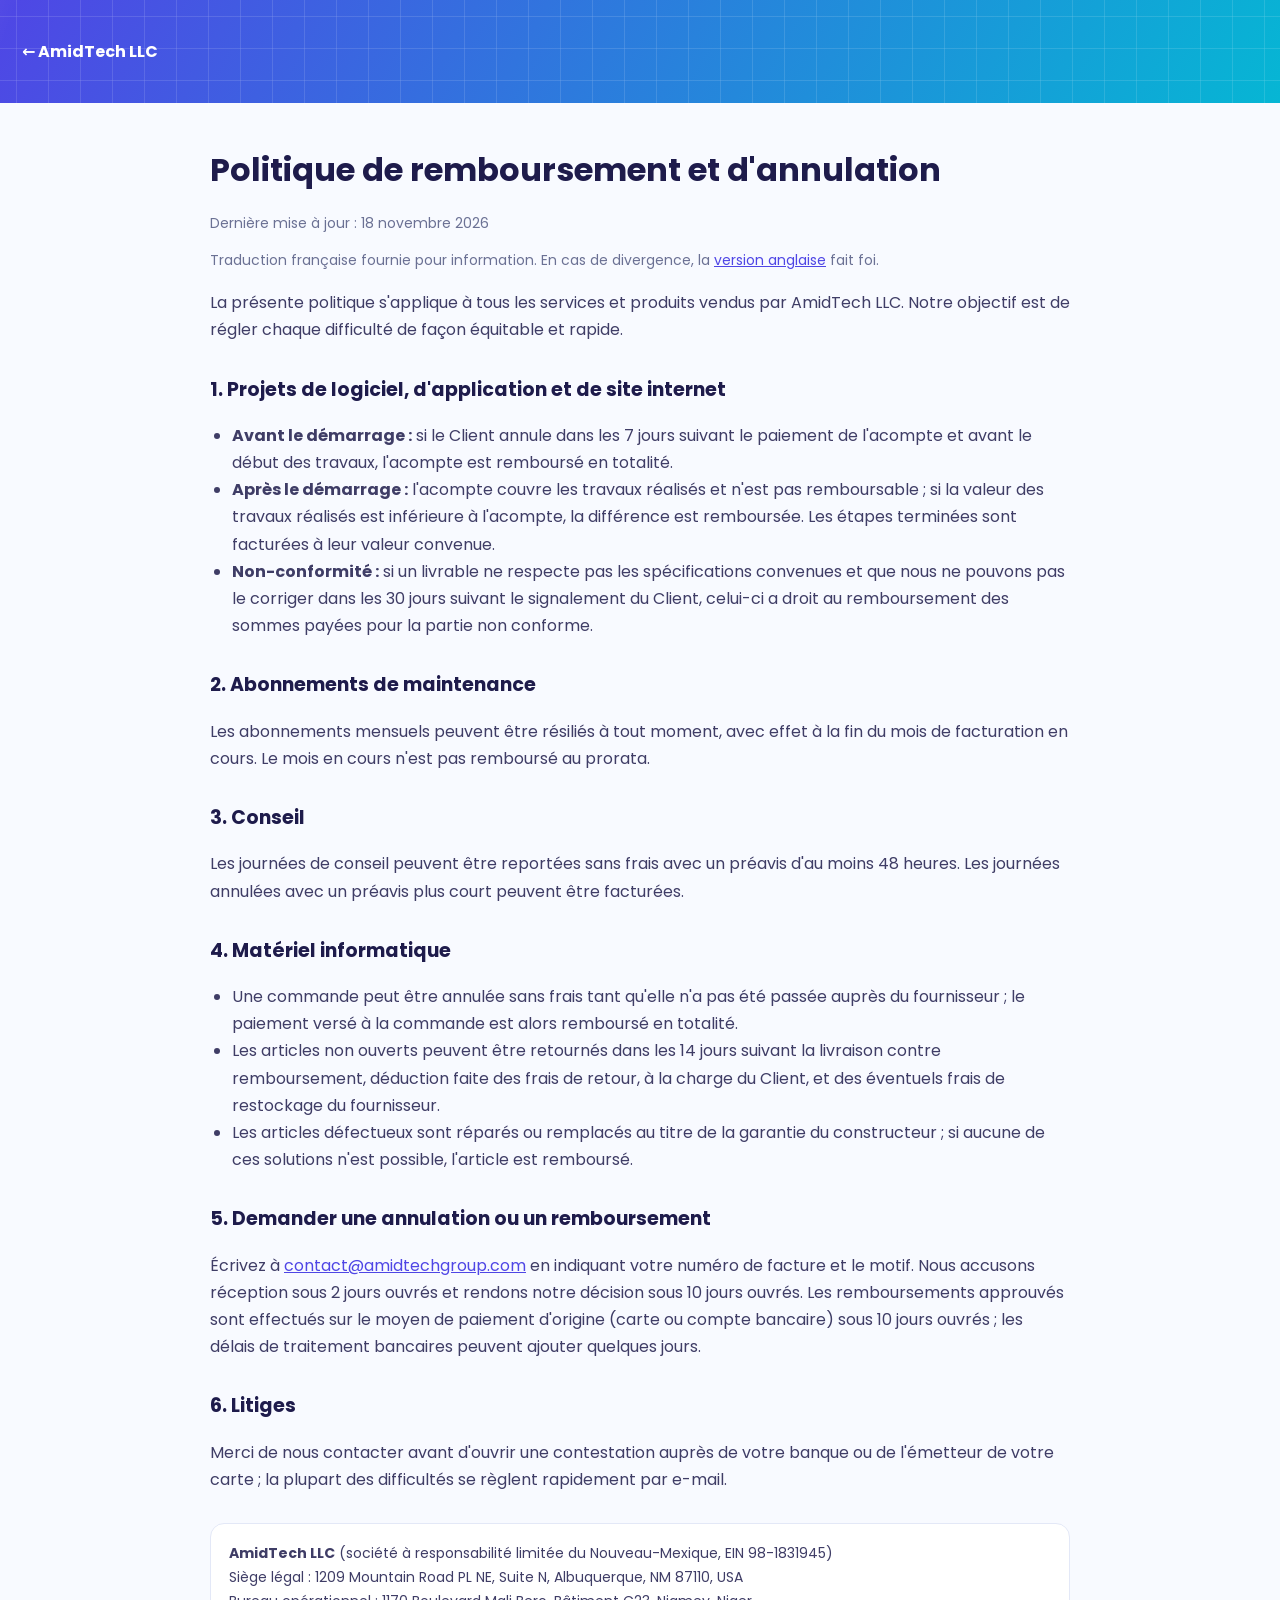
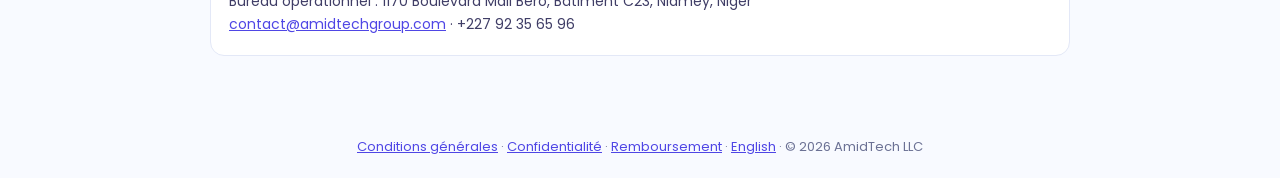
<file: fr/refund.html>
<!DOCTYPE html>
<!-- Generated by scripts/build_legal.py — do not edit this file. -->
<html lang="fr"><head><meta charset="UTF-8"><meta name="viewport" content="width=device-width, initial-scale=1.0">
<title>Politique de remboursement et d'annulation — AmidTech LLC</title><meta name="robots" content="index, follow"><link rel="canonical" href="https://www.amidtechgroup.com/fr/refund">
<link rel="alternate" hreflang="en" href="https://www.amidtechgroup.com/refund">
<link rel="alternate" hreflang="fr" href="https://www.amidtechgroup.com/fr/refund">
<link rel="alternate" hreflang="x-default" href="https://www.amidtechgroup.com/refund">
<link href="https://fonts.googleapis.com/css2?family=Poppins:wght@400;600;700&display=swap" rel="stylesheet">
<style>body{font-family:Poppins,system-ui,sans-serif;background:#F8FAFF;color:#3F3D66;line-height:1.7;margin:0}
.top{background:linear-gradient(135deg,#4F46E5,#06B6D4);color:#fff;padding:22px}.top a{color:#fff;font-weight:700;text-decoration:none}
main{max-width:860px;margin:0 auto;padding:40px 22px 60px}h1{color:#1E1B4B;font-size:32px;margin:0 0 6px}h2{color:#1E1B4B;font-size:19px;margin-top:30px}
.eff{color:#6B7194;font-size:14px}a{color:#4F46E5}.box{background:#fff;border:1px solid #E3E8F7;border-radius:14px;padding:18px;margin-top:30px;font-size:14px}
ul{padding-left:22px}footer{text-align:center;font-size:13px;color:#6B7194;padding:20px}.top{position:relative;overflow:hidden;padding:38px 22px;background:linear-gradient(120deg,#4F46E5,#06B6D4,#6366F1,#0EA5E9);background-size:300% 300%;animation:gshift 14s ease infinite}
.top a{position:relative;z-index:2}
.top::after{content:"";position:absolute;top:0;bottom:0;width:30%;left:-30%;background:linear-gradient(90deg,transparent,rgba(255,255,255,.22),transparent);transform:skewX(-20deg);animation:sweep 5.5s ease-in-out infinite}
.top::before{content:"";position:absolute;inset:-80px;z-index:1;opacity:.35}
@keyframes gshift{0%,100%{background-position:0% 50%}50%{background-position:100% 50%}}
@keyframes sweep{0%{left:-30%}60%,100%{left:130%}}
@media (prefers-reduced-motion:reduce){.top,.top::before,.top::after{animation:none!important}}
.top::before{background-image:linear-gradient(rgba(255,255,255,.35) 1px,transparent 1px),linear-gradient(90deg,rgba(255,255,255,.35) 1px,transparent 1px);background-size:32px 32px;animation:gridmove 8s linear infinite}@keyframes gridmove{to{transform:translate(32px,32px)}}
</style></head>
<body><div class="top"><a href="/">← AmidTech LLC</a></div><main><h1>Politique de remboursement et d'annulation</h1><p class="eff">Dernière mise à jour : 18 novembre 2026</p><p class="eff">Traduction française fournie pour information. En cas de divergence, la <a href="/refund">version anglaise</a> fait foi.</p>
<p>La présente politique s'applique à tous les services et produits vendus par AmidTech LLC. Notre objectif est de régler chaque difficulté de façon équitable et rapide.</p>
<h2>1. Projets de logiciel, d'application et de site internet</h2><ul><li><strong>Avant le démarrage :</strong> si le Client annule dans les 7 jours suivant le paiement de l'acompte et avant le début des travaux, l'acompte est remboursé en totalité.</li><li><strong>Après le démarrage :</strong> l'acompte couvre les travaux réalisés et n'est pas remboursable ; si la valeur des travaux réalisés est inférieure à l'acompte, la différence est remboursée. Les étapes terminées sont facturées à leur valeur convenue.</li><li><strong>Non-conformité :</strong> si un livrable ne respecte pas les spécifications convenues et que nous ne pouvons pas le corriger dans les 30 jours suivant le signalement du Client, celui-ci a droit au remboursement des sommes payées pour la partie non conforme.</li></ul>
<h2>2. Abonnements de maintenance</h2><p>Les abonnements mensuels peuvent être résiliés à tout moment, avec effet à la fin du mois de facturation en cours. Le mois en cours n'est pas remboursé au prorata.</p>
<h2>3. Conseil</h2><p>Les journées de conseil peuvent être reportées sans frais avec un préavis d'au moins 48 heures. Les journées annulées avec un préavis plus court peuvent être facturées.</p>
<h2>4. Matériel informatique</h2><ul><li>Une commande peut être annulée sans frais tant qu'elle n'a pas été passée auprès du fournisseur ; le paiement versé à la commande est alors remboursé en totalité.</li><li>Les articles non ouverts peuvent être retournés dans les 14 jours suivant la livraison contre remboursement, déduction faite des frais de retour, à la charge du Client, et des éventuels frais de restockage du fournisseur.</li><li>Les articles défectueux sont réparés ou remplacés au titre de la garantie du constructeur ; si aucune de ces solutions n'est possible, l'article est remboursé.</li></ul>
<h2>5. Demander une annulation ou un remboursement</h2><p>Écrivez à <a href="mailto:contact@amidtechgroup.com">contact@amidtechgroup.com</a> en indiquant votre numéro de facture et le motif. Nous accusons réception sous 2 jours ouvrés et rendons notre décision sous 10 jours ouvrés. Les remboursements approuvés sont effectués sur le moyen de paiement d'origine (carte ou compte bancaire) sous 10 jours ouvrés ; les délais de traitement bancaires peuvent ajouter quelques jours.</p>
<h2>6. Litiges</h2><p>Merci de nous contacter avant d'ouvrir une contestation auprès de votre banque ou de l'émetteur de votre carte ; la plupart des difficultés se règlent rapidement par e-mail.</p>
<div class="box"><strong>AmidTech LLC</strong> (société à responsabilité limitée du Nouveau-Mexique, EIN 98-1831945)<br>Siège légal : 1209 Mountain Road PL NE, Suite N, Albuquerque, NM 87110, USA<br>Bureau opérationnel : 1170 Boulevard Mali Bero, Bâtiment C23, Niamey, Niger<br><a href="mailto:contact@amidtechgroup.com">contact@amidtechgroup.com</a> · +227 92 35 65 96</div>
</main><footer><a href="/fr/terms">Conditions générales</a> · <a href="/fr/privacy">Confidentialité</a> · <a href="/fr/refund">Remboursement</a> · <a href="/refund" hreflang="en">English</a> · © 2026 AmidTech LLC</footer></body></html>
</file>
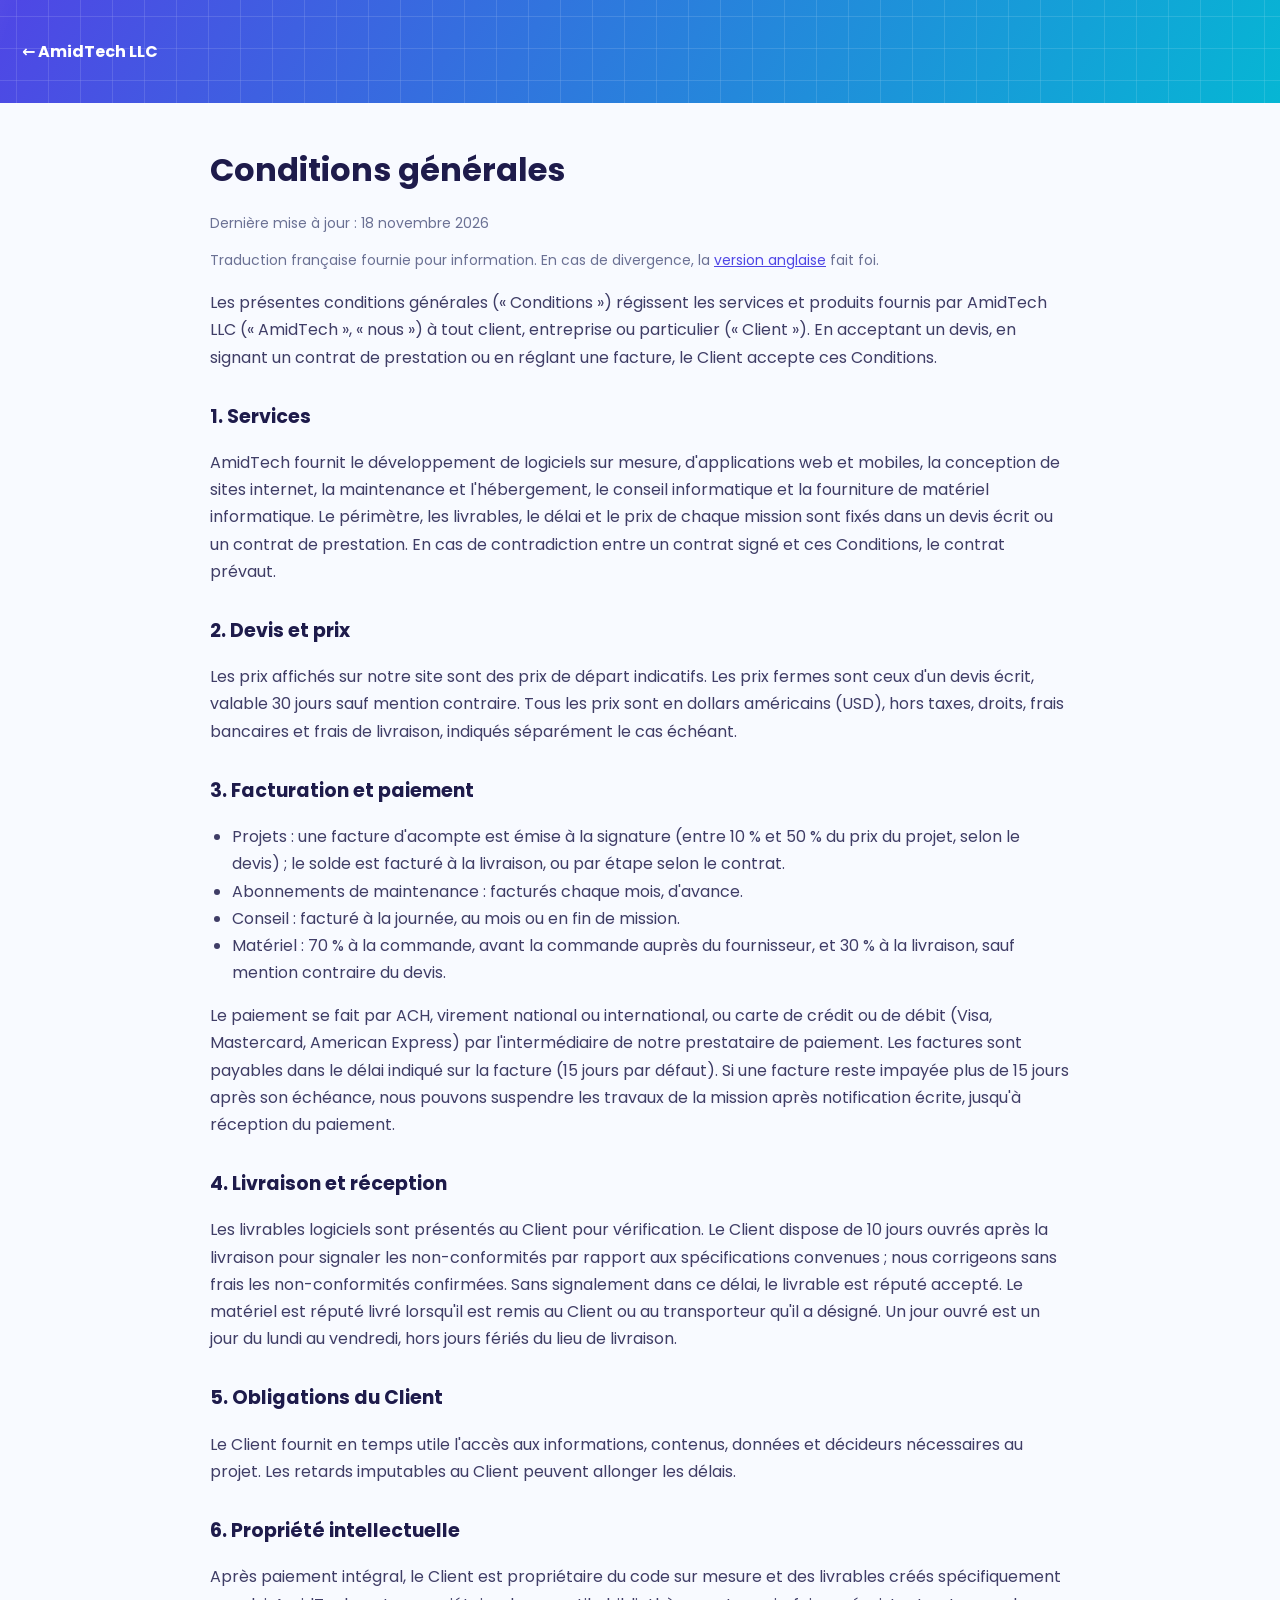
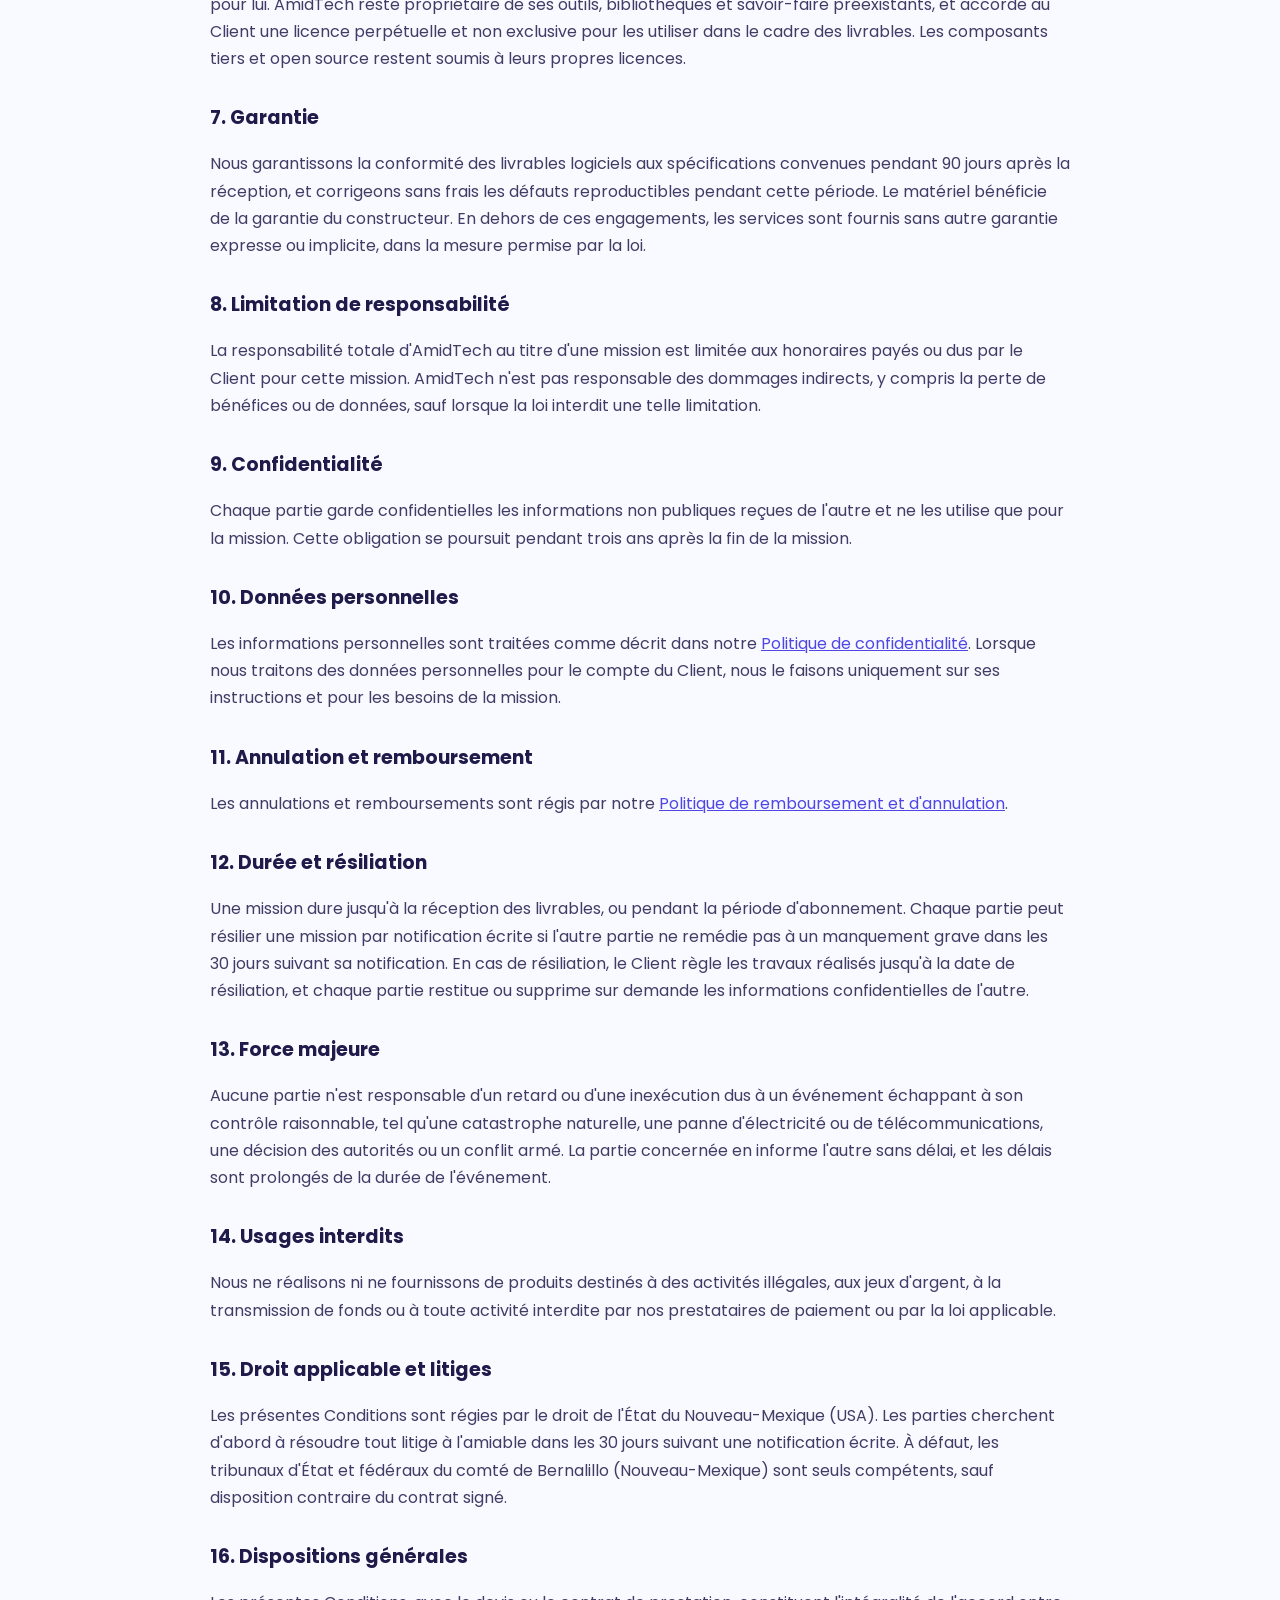
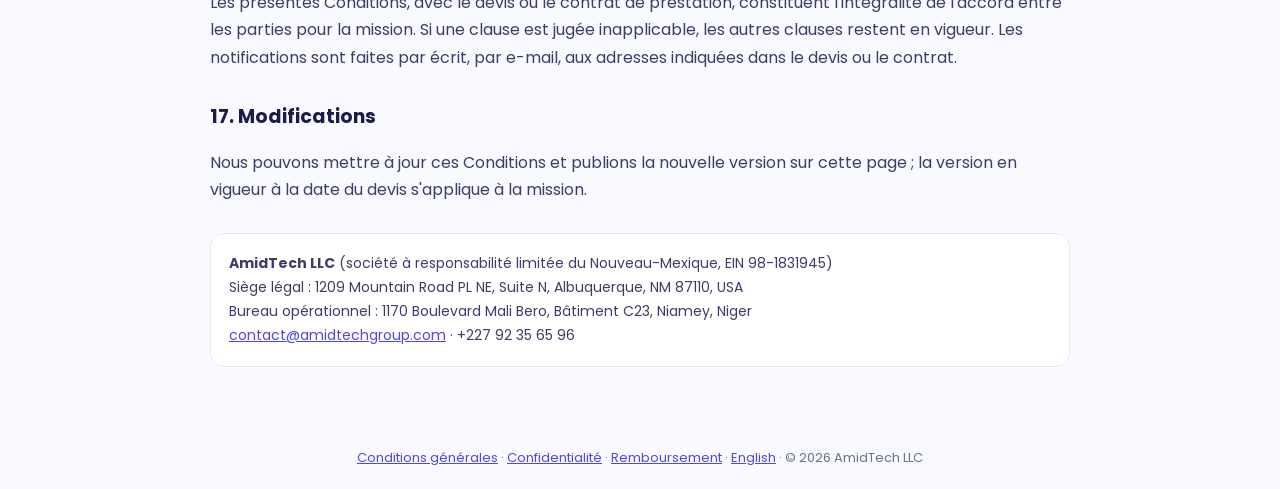
<file: fr/terms.html>
<!DOCTYPE html>
<!-- Generated by scripts/build_legal.py — do not edit this file. -->
<html lang="fr"><head><meta charset="UTF-8"><meta name="viewport" content="width=device-width, initial-scale=1.0">
<title>Conditions générales — AmidTech LLC</title><meta name="robots" content="index, follow"><link rel="canonical" href="https://www.amidtechgroup.com/fr/terms">
<link rel="alternate" hreflang="en" href="https://www.amidtechgroup.com/terms">
<link rel="alternate" hreflang="fr" href="https://www.amidtechgroup.com/fr/terms">
<link rel="alternate" hreflang="x-default" href="https://www.amidtechgroup.com/terms">
<link href="https://fonts.googleapis.com/css2?family=Poppins:wght@400;600;700&display=swap" rel="stylesheet">
<style>body{font-family:Poppins,system-ui,sans-serif;background:#F8FAFF;color:#3F3D66;line-height:1.7;margin:0}
.top{background:linear-gradient(135deg,#4F46E5,#06B6D4);color:#fff;padding:22px}.top a{color:#fff;font-weight:700;text-decoration:none}
main{max-width:860px;margin:0 auto;padding:40px 22px 60px}h1{color:#1E1B4B;font-size:32px;margin:0 0 6px}h2{color:#1E1B4B;font-size:19px;margin-top:30px}
.eff{color:#6B7194;font-size:14px}a{color:#4F46E5}.box{background:#fff;border:1px solid #E3E8F7;border-radius:14px;padding:18px;margin-top:30px;font-size:14px}
ul{padding-left:22px}footer{text-align:center;font-size:13px;color:#6B7194;padding:20px}.top{position:relative;overflow:hidden;padding:38px 22px;background:linear-gradient(120deg,#4F46E5,#06B6D4,#6366F1,#0EA5E9);background-size:300% 300%;animation:gshift 14s ease infinite}
.top a{position:relative;z-index:2}
.top::after{content:"";position:absolute;top:0;bottom:0;width:30%;left:-30%;background:linear-gradient(90deg,transparent,rgba(255,255,255,.22),transparent);transform:skewX(-20deg);animation:sweep 5.5s ease-in-out infinite}
.top::before{content:"";position:absolute;inset:-80px;z-index:1;opacity:.35}
@keyframes gshift{0%,100%{background-position:0% 50%}50%{background-position:100% 50%}}
@keyframes sweep{0%{left:-30%}60%,100%{left:130%}}
@media (prefers-reduced-motion:reduce){.top,.top::before,.top::after{animation:none!important}}
.top::before{background-image:linear-gradient(rgba(255,255,255,.35) 1px,transparent 1px),linear-gradient(90deg,rgba(255,255,255,.35) 1px,transparent 1px);background-size:32px 32px;animation:gridmove 8s linear infinite}@keyframes gridmove{to{transform:translate(32px,32px)}}
</style></head>
<body><div class="top"><a href="/">← AmidTech LLC</a></div><main><h1>Conditions générales</h1><p class="eff">Dernière mise à jour : 18 novembre 2026</p><p class="eff">Traduction française fournie pour information. En cas de divergence, la <a href="/terms">version anglaise</a> fait foi.</p>
<p>Les présentes conditions générales (« Conditions ») régissent les services et produits fournis par AmidTech LLC (« AmidTech », « nous ») à tout client, entreprise ou particulier (« Client »). En acceptant un devis, en signant un contrat de prestation ou en réglant une facture, le Client accepte ces Conditions.</p>
<h2>1. Services</h2><p>AmidTech fournit le développement de logiciels sur mesure, d'applications web et mobiles, la conception de sites internet, la maintenance et l'hébergement, le conseil informatique et la fourniture de matériel informatique. Le périmètre, les livrables, le délai et le prix de chaque mission sont fixés dans un devis écrit ou un contrat de prestation. En cas de contradiction entre un contrat signé et ces Conditions, le contrat prévaut.</p>
<h2>2. Devis et prix</h2><p>Les prix affichés sur notre site sont des prix de départ indicatifs. Les prix fermes sont ceux d'un devis écrit, valable 30 jours sauf mention contraire. Tous les prix sont en dollars américains (USD), hors taxes, droits, frais bancaires et frais de livraison, indiqués séparément le cas échéant.</p>
<h2>3. Facturation et paiement</h2><ul><li>Projets : une facture d'acompte est émise à la signature (entre 10 % et 50 % du prix du projet, selon le devis) ; le solde est facturé à la livraison, ou par étape selon le contrat.</li><li>Abonnements de maintenance : facturés chaque mois, d'avance.</li><li>Conseil : facturé à la journée, au mois ou en fin de mission.</li><li>Matériel : 70 % à la commande, avant la commande auprès du fournisseur, et 30 % à la livraison, sauf mention contraire du devis.</li></ul><p>Le paiement se fait par ACH, virement national ou international, ou carte de crédit ou de débit (Visa, Mastercard, American Express) par l'intermédiaire de notre prestataire de paiement. Les factures sont payables dans le délai indiqué sur la facture (15 jours par défaut). Si une facture reste impayée plus de 15 jours après son échéance, nous pouvons suspendre les travaux de la mission après notification écrite, jusqu'à réception du paiement.</p>
<h2>4. Livraison et réception</h2><p>Les livrables logiciels sont présentés au Client pour vérification. Le Client dispose de 10 jours ouvrés après la livraison pour signaler les non-conformités par rapport aux spécifications convenues ; nous corrigeons sans frais les non-conformités confirmées. Sans signalement dans ce délai, le livrable est réputé accepté. Le matériel est réputé livré lorsqu'il est remis au Client ou au transporteur qu'il a désigné. Un jour ouvré est un jour du lundi au vendredi, hors jours fériés du lieu de livraison.</p>
<h2>5. Obligations du Client</h2><p>Le Client fournit en temps utile l'accès aux informations, contenus, données et décideurs nécessaires au projet. Les retards imputables au Client peuvent allonger les délais.</p>
<h2>6. Propriété intellectuelle</h2><p>Après paiement intégral, le Client est propriétaire du code sur mesure et des livrables créés spécifiquement pour lui. AmidTech reste propriétaire de ses outils, bibliothèques et savoir-faire préexistants, et accorde au Client une licence perpétuelle et non exclusive pour les utiliser dans le cadre des livrables. Les composants tiers et open source restent soumis à leurs propres licences.</p>
<h2>7. Garantie</h2><p>Nous garantissons la conformité des livrables logiciels aux spécifications convenues pendant 90 jours après la réception, et corrigeons sans frais les défauts reproductibles pendant cette période. Le matériel bénéficie de la garantie du constructeur. En dehors de ces engagements, les services sont fournis sans autre garantie expresse ou implicite, dans la mesure permise par la loi.</p>
<h2>8. Limitation de responsabilité</h2><p>La responsabilité totale d'AmidTech au titre d'une mission est limitée aux honoraires payés ou dus par le Client pour cette mission. AmidTech n'est pas responsable des dommages indirects, y compris la perte de bénéfices ou de données, sauf lorsque la loi interdit une telle limitation.</p>
<h2>9. Confidentialité</h2><p>Chaque partie garde confidentielles les informations non publiques reçues de l'autre et ne les utilise que pour la mission. Cette obligation se poursuit pendant trois ans après la fin de la mission.</p>
<h2>10. Données personnelles</h2><p>Les informations personnelles sont traitées comme décrit dans notre <a href="/fr/privacy">Politique de confidentialité</a>. Lorsque nous traitons des données personnelles pour le compte du Client, nous le faisons uniquement sur ses instructions et pour les besoins de la mission.</p>
<h2>11. Annulation et remboursement</h2><p>Les annulations et remboursements sont régis par notre <a href="/fr/refund">Politique de remboursement et d'annulation</a>.</p>
<h2>12. Durée et résiliation</h2><p>Une mission dure jusqu'à la réception des livrables, ou pendant la période d'abonnement. Chaque partie peut résilier une mission par notification écrite si l'autre partie ne remédie pas à un manquement grave dans les 30 jours suivant sa notification. En cas de résiliation, le Client règle les travaux réalisés jusqu'à la date de résiliation, et chaque partie restitue ou supprime sur demande les informations confidentielles de l'autre.</p>
<h2>13. Force majeure</h2><p>Aucune partie n'est responsable d'un retard ou d'une inexécution dus à un événement échappant à son contrôle raisonnable, tel qu'une catastrophe naturelle, une panne d'électricité ou de télécommunications, une décision des autorités ou un conflit armé. La partie concernée en informe l'autre sans délai, et les délais sont prolongés de la durée de l'événement.</p>
<h2>14. Usages interdits</h2><p>Nous ne réalisons ni ne fournissons de produits destinés à des activités illégales, aux jeux d'argent, à la transmission de fonds ou à toute activité interdite par nos prestataires de paiement ou par la loi applicable.</p>
<h2>15. Droit applicable et litiges</h2><p>Les présentes Conditions sont régies par le droit de l'État du Nouveau-Mexique (USA). Les parties cherchent d'abord à résoudre tout litige à l'amiable dans les 30 jours suivant une notification écrite. À défaut, les tribunaux d'État et fédéraux du comté de Bernalillo (Nouveau-Mexique) sont seuls compétents, sauf disposition contraire du contrat signé.</p>
<h2>16. Dispositions générales</h2><p>Les présentes Conditions, avec le devis ou le contrat de prestation, constituent l'intégralité de l'accord entre les parties pour la mission. Si une clause est jugée inapplicable, les autres clauses restent en vigueur. Les notifications sont faites par écrit, par e-mail, aux adresses indiquées dans le devis ou le contrat.</p>
<h2>17. Modifications</h2><p>Nous pouvons mettre à jour ces Conditions et publions la nouvelle version sur cette page ; la version en vigueur à la date du devis s'applique à la mission.</p>
<div class="box"><strong>AmidTech LLC</strong> (société à responsabilité limitée du Nouveau-Mexique, EIN 98-1831945)<br>Siège légal : 1209 Mountain Road PL NE, Suite N, Albuquerque, NM 87110, USA<br>Bureau opérationnel : 1170 Boulevard Mali Bero, Bâtiment C23, Niamey, Niger<br><a href="mailto:contact@amidtechgroup.com">contact@amidtechgroup.com</a> · +227 92 35 65 96</div>
</main><footer><a href="/fr/terms">Conditions générales</a> · <a href="/fr/privacy">Confidentialité</a> · <a href="/fr/refund">Remboursement</a> · <a href="/terms" hreflang="en">English</a> · © 2026 AmidTech LLC</footer></body></html>
</file>
